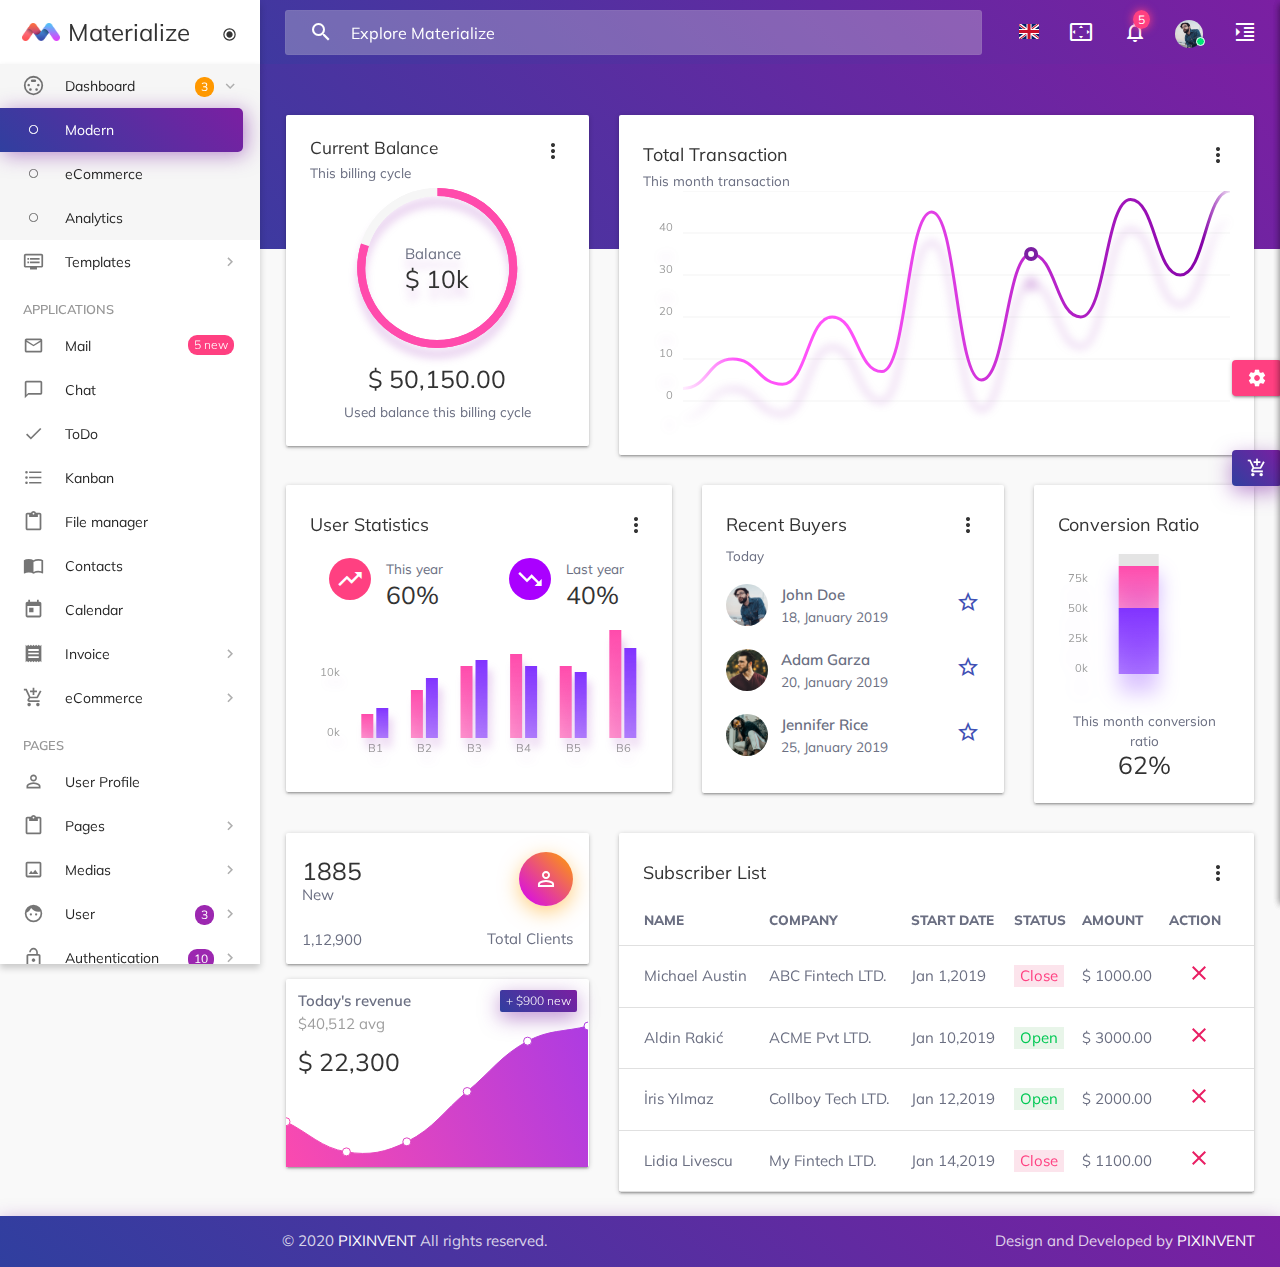
<file: adm/sys/template/index.html>
<!DOCTYPE html>
<!--
Template Name: Materialize - Material Design Admin Template
Author: PixInvent
Website: http://www.pixinvent.com/
Contact: hello@pixinvent.com
Follow: www.twitter.com/pixinvents
Like: www.facebook.com/pixinvents
Purchase: https://themeforest.net/item/materialize-material-design-admin-template/11446068?ref=pixinvent
Renew Support: https://themeforest.net/item/materialize-material-design-admin-template/11446068?ref=pixinvent
License: You must have a valid license purchased only from themeforest(the above link) in order to legally use the theme for your project.

-->
<html class="loading" lang="en" data-textdirection="ltr">
  <!-- BEGIN: Head-->
  <head>
    <meta http-equiv="Content-Type" content="text/html; charset=UTF-8">
    <meta http-equiv="X-UA-Compatible" content="IE=edge">
    <meta name="viewport" content="width=device-width, initial-scale=1.0, user-scalable=0, minimal-ui">
    <meta name="description" content="Materialize is a Material Design Admin Template,It's modern, responsive and based on Material Design by Google.">
    <meta name="keywords" content="materialize, admin template, dashboard template, flat admin template, responsive admin template, eCommerce dashboard, analytic dashboard">
    <meta name="author" content="ThemeSelect">
    <title>Dashboard Modern | Materialize - Material Design Admin Template</title>
    <link rel="apple-touch-icon" href="../../../app-assets/images/favicon/apple-touch-icon-152x152.png">
    <link rel="shortcut icon" type="image/x-icon" href="../../../app-assets/images/favicon/favicon-32x32.png">
    <link href="https://fonts.googleapis.com/icon?family=Material+Icons" rel="stylesheet">
    <!-- BEGIN: VENDOR CSS-->
    <link rel="stylesheet" type="text/css" href="../../../app-assets/vendors/vendors.min.css">
    <link rel="stylesheet" type="text/css" href="../../../app-assets/vendors/animate-css/animate.css">
    <link rel="stylesheet" type="text/css" href="../../../app-assets/vendors/chartist-js/chartist.min.css">
    <link rel="stylesheet" type="text/css" href="../../../app-assets/vendors/chartist-js/chartist-plugin-tooltip.css">
    <!-- END: VENDOR CSS-->
    <!-- BEGIN: Page Level CSS-->
    <link rel="stylesheet" type="text/css" href="../../../app-assets/css/themes/vertical-modern-menu-template/materialize.css">
    <link rel="stylesheet" type="text/css" href="../../../app-assets/css/themes/vertical-modern-menu-template/style.css">
    <link rel="stylesheet" type="text/css" href="../../../app-assets/css/pages/dashboard-modern.css">
    <link rel="stylesheet" type="text/css" href="../../../app-assets/css/pages/intro.css">
    <!-- END: Page Level CSS-->
    <!-- BEGIN: Custom CSS-->
    <link rel="stylesheet" type="text/css" href="../../../app-assets/css/custom/custom.css">
    <!-- END: Custom CSS-->
  </head>
  <!-- END: Head-->
  <body class="vertical-layout vertical-menu-collapsible page-header-dark vertical-modern-menu preload-transitions 2-columns   " data-open="click" data-menu="vertical-modern-menu" data-col="2-columns">

    <!-- BEGIN: Header-->
    <header class="page-topbar" id="header">
      <div class="navbar navbar-fixed"> 
        <nav class="navbar-main navbar-color nav-collapsible sideNav-lock navbar-dark gradient-45deg-indigo-purple no-shadow">
          <div class="nav-wrapper">
            <div class="header-search-wrapper hide-on-med-and-down"><i class="material-icons">search</i>
              <input class="header-search-input z-depth-2" type="text" name="Search" placeholder="Explore Materialize" data-search="template-list">
              <ul class="search-list collection display-none"></ul>
            </div>
            <ul class="navbar-list right">
              <li class="dropdown-language"><a class="waves-effect waves-block waves-light translation-button" href="#" data-target="translation-dropdown"><span class="flag-icon flag-icon-gb"></span></a></li>
              <li class="hide-on-med-and-down"><a class="waves-effect waves-block waves-light toggle-fullscreen" href="javascript:void(0);"><i class="material-icons">settings_overscan</i></a></li>
              <li class="hide-on-large-only search-input-wrapper"><a class="waves-effect waves-block waves-light search-button" href="javascript:void(0);"><i class="material-icons">search</i></a></li>
              <li><a class="waves-effect waves-block waves-light notification-button" href="javascript:void(0);" data-target="notifications-dropdown"><i class="material-icons">notifications_none<small class="notification-badge">5</small></i></a></li>
              <li><a class="waves-effect waves-block waves-light profile-button" href="javascript:void(0);" data-target="profile-dropdown"><span class="avatar-status avatar-online"><img src="../../../app-assets/images/avatar/avatar-7.png" alt="avatar"><i></i></span></a></li>
              <li><a class="waves-effect waves-block waves-light sidenav-trigger" href="#" data-target="slide-out-right"><i class="material-icons">format_indent_increase</i></a></li>
            </ul>
            <!-- translation-button-->
            <ul class="dropdown-content" id="translation-dropdown">
              <li class="dropdown-item"><a class="grey-text text-darken-1" href="#!" data-language="en"><i class="flag-icon flag-icon-gb"></i> English</a></li>
              <li class="dropdown-item"><a class="grey-text text-darken-1" href="#!" data-language="fr"><i class="flag-icon flag-icon-fr"></i> French</a></li>
              <li class="dropdown-item"><a class="grey-text text-darken-1" href="#!" data-language="pt"><i class="flag-icon flag-icon-pt"></i> Portuguese</a></li>
              <li class="dropdown-item"><a class="grey-text text-darken-1" href="#!" data-language="de"><i class="flag-icon flag-icon-de"></i> German</a></li>
            </ul>
            <!-- notifications-dropdown-->
            <ul class="dropdown-content" id="notifications-dropdown">
              <li>
                <h6>as<span class="new badge">5</span></h6>
              </li>
              <li class="divider"></li>
              <li><a class="black-text" href="#!"><span class="material-icons icon-bg-circle cyan small">add_shopping_cart</span> A new order has been placed!</a>
                <time class="media-meta grey-text darken-2" datetime="2015-06-12T20:50:48+08:00">2 hours ago</time>
              </li>
              <li><a class="black-text" href="#!"><span class="material-icons icon-bg-circle red small">stars</span> Completed the task</a>
                <time class="media-meta grey-text darken-2" datetime="2015-06-12T20:50:48+08:00">3 days ago</time>
              </li>
              <li><a class="black-text" href="#!"><span class="material-icons icon-bg-circle teal small">settings</span> Settings updated</a>
                <time class="media-meta grey-text darken-2" datetime="2015-06-12T20:50:48+08:00">4 days ago</time>
              </li>
              <li><a class="black-text" href="#!"><span class="material-icons icon-bg-circle deep-orange small">today</span> Director meeting started</a>
                <time class="media-meta grey-text darken-2" datetime="2015-06-12T20:50:48+08:00">6 days ago</time>
              </li>
              <li><a class="black-text" href="#!"><span class="material-icons icon-bg-circle amber small">trending_up</span> Generate monthly report</a>
                <time class="media-meta grey-text darken-2" datetime="2015-06-12T20:50:48+08:00">1 week ago</time>
              </li>
            </ul>
            <!-- profile-dropdown-->
            <ul class="dropdown-content" id="profile-dropdown">
              <li><a class="grey-text text-darken-1" href="user-profile-page.html"><i class="material-icons">person_outline</i> Profile</a></li>
              <li><a class="grey-text text-darken-1" href="app-chat.html"><i class="material-icons">chat_bubble_outline</i> Chat</a></li>
              <li><a class="grey-text text-darken-1" href="page-faq.html"><i class="material-icons">help_outline</i> Help</a></li>
              <li class="divider"></li>
              <li><a class="grey-text text-darken-1" href="user-lock-screen.html"><i class="material-icons">lock_outline</i> Lock</a></li>
              <li><a class="grey-text text-darken-1" href="user-login.html"><i class="material-icons">keyboard_tab</i> Logout</a></li>
            </ul>
          </div>
          <nav class="display-none search-sm">
            <div class="nav-wrapper">
              <form id="navbarForm">
                <div class="input-field search-input-sm">
                  <input class="search-box-sm mb-0" type="search" required="" id="search" placeholder="Explore Materialize" data-search="template-list">
                  <label class="label-icon" for="search"><i class="material-icons search-sm-icon">search</i></label><i class="material-icons search-sm-close">close</i>
                  <ul class="search-list collection search-list-sm display-none"></ul>
                </div>
              </form>
            </div>
          </nav>
        </nav>
      </div>
    </header>
    <!-- END: Header-->
    <ul class="display-none" id="default-search-main">
      <li class="auto-suggestion-title"><a class="collection-item" href="#">
          <h6 class="search-title">FILES</h6></a></li>
      <li class="auto-suggestion"><a class="collection-item" href="#">
          <div class="display-flex">
            <div class="display-flex align-item-center flex-grow-1">
              <div class="avatar"><img src="../../../app-assets/images/icon/pdf-image.png" width="24" height="30" alt="sample image"></div>
              <div class="member-info display-flex flex-column"><span class="black-text">Two new item submitted</span><small class="grey-text">Marketing Manager</small></div>
            </div>
            <div class="status"><small class="grey-text">17kb</small></div>
          </div></a></li>
      <li class="auto-suggestion"><a class="collection-item" href="#">
          <div class="display-flex">
            <div class="display-flex align-item-center flex-grow-1">
              <div class="avatar"><img src="../../../app-assets/images/icon/doc-image.png" width="24" height="30" alt="sample image"></div>
              <div class="member-info display-flex flex-column"><span class="black-text">52 Doc file Generator</span><small class="grey-text">FontEnd Developer</small></div>
            </div>
            <div class="status"><small class="grey-text">550kb</small></div>
          </div></a></li>
      <li class="auto-suggestion"><a class="collection-item" href="#">
          <div class="display-flex">
            <div class="display-flex align-item-center flex-grow-1">
              <div class="avatar"><img src="../../../app-assets/images/icon/xls-image.png" width="24" height="30" alt="sample image"></div>
              <div class="member-info display-flex flex-column"><span class="black-text">25 Xls File Uploaded</span><small class="grey-text">Digital Marketing Manager</small></div>
            </div>
            <div class="status"><small class="grey-text">20kb</small></div>
          </div></a></li>
      <li class="auto-suggestion"><a class="collection-item" href="#">
          <div class="display-flex">
            <div class="display-flex align-item-center flex-grow-1">
              <div class="avatar"><img src="../../../app-assets/images/icon/jpg-image.png" width="24" height="30" alt="sample image"></div>
              <div class="member-info display-flex flex-column"><span class="black-text">Anna Strong</span><small class="grey-text">Web Designer</small></div>
            </div>
            <div class="status"><small class="grey-text">37kb</small></div>
          </div></a></li>
      <li class="auto-suggestion-title"><a class="collection-item" href="#">
          <h6 class="search-title">MEMBERS</h6></a></li>
      <li class="auto-suggestion"><a class="collection-item" href="#">
          <div class="display-flex">
            <div class="display-flex align-item-center flex-grow-1">
              <div class="avatar"><img class="circle" src="../../../app-assets/images/avatar/avatar-7.png" width="30" alt="sample image"></div>
              <div class="member-info display-flex flex-column"><span class="black-text">John Doe</span><small class="grey-text">UI designer</small></div>
            </div>
          </div></a></li>
      <li class="auto-suggestion"><a class="collection-item" href="#">
          <div class="display-flex">
            <div class="display-flex align-item-center flex-grow-1">
              <div class="avatar"><img class="circle" src="../../../app-assets/images/avatar/avatar-8.png" width="30" alt="sample image"></div>
              <div class="member-info display-flex flex-column"><span class="black-text">Michal Clark</span><small class="grey-text">FontEnd Developer</small></div>
            </div>
          </div></a></li>
      <li class="auto-suggestion"><a class="collection-item" href="#">
          <div class="display-flex">
            <div class="display-flex align-item-center flex-grow-1">
              <div class="avatar"><img class="circle" src="../../../app-assets/images/avatar/avatar-10.png" width="30" alt="sample image"></div>
              <div class="member-info display-flex flex-column"><span class="black-text">Milena Gibson</span><small class="grey-text">Digital Marketing</small></div>
            </div>
          </div></a></li>
      <li class="auto-suggestion"><a class="collection-item" href="#">
          <div class="display-flex">
            <div class="display-flex align-item-center flex-grow-1">
              <div class="avatar"><img class="circle" src="../../../app-assets/images/avatar/avatar-12.png" width="30" alt="sample image"></div>
              <div class="member-info display-flex flex-column"><span class="black-text">Anna Strong</span><small class="grey-text">Web Designer</small></div>
            </div>
          </div></a></li>
    </ul>
    <ul class="display-none" id="page-search-title">
      <li class="auto-suggestion-title"><a class="collection-item" href="#">
          <h6 class="search-title">PAGES</h6></a></li>
    </ul>
    <ul class="display-none" id="search-not-found">
      <li class="auto-suggestion"><a class="collection-item display-flex align-items-center" href="#"><span class="material-icons">error_outline</span><span class="member-info">No results found.</span></a></li>
    </ul>



    <!-- BEGIN: SideNav-->
    <aside class="sidenav-main nav-expanded nav-lock nav-collapsible sidenav-light sidenav-active-square">
      <div class="brand-sidebar">
        <h1 class="logo-wrapper"><a class="brand-logo darken-1" href="index.html"><img class="hide-on-med-and-down" src="../../../app-assets/images/logo/materialize-logo-color.png" alt="materialize logo"/><img class="show-on-medium-and-down hide-on-med-and-up" src="../../../app-assets/images/logo/materialize-logo.png" alt="materialize logo"/><span class="logo-text hide-on-med-and-down">Materialize</span></a><a class="navbar-toggler" href="#"><i class="material-icons">radio_button_checked</i></a></h1>
      </div>
      <ul class="sidenav sidenav-collapsible leftside-navigation collapsible sidenav-fixed menu-shadow" id="slide-out" data-menu="menu-navigation" data-collapsible="menu-accordion">
        <li class="active bold"><a class="collapsible-header waves-effect waves-cyan " href="JavaScript:void(0)"><i class="material-icons">settings_input_svideo</i><span class="menu-title" data-i18n="Dashboard">Dashboard</span><span class="badge badge pill orange float-right mr-10">3</span></a>
          <div class="collapsible-body">
            <ul class="collapsible collapsible-sub" data-collapsible="accordion">
              <li class="active"><a class="active" href="dashboard-modern.html"><i class="material-icons">radio_button_unchecked</i><span data-i18n="Modern">Modern</span></a>
              </li>
              <li><a href="dashboard-ecommerce.html"><i class="material-icons">radio_button_unchecked</i><span data-i18n="eCommerce">eCommerce</span></a>
              </li>
              <li><a href="dashboard-analytics.html"><i class="material-icons">radio_button_unchecked</i><span data-i18n="Analytics">Analytics</span></a>
              </li>
            </ul>
          </div>
        </li>
        <li class="bold"><a class="collapsible-header waves-effect waves-cyan " href="JavaScript:void(0)"><i class="material-icons">dvr</i><span class="menu-title" data-i18n="Templates">Templates</span></a>
          <div class="collapsible-body">
            <ul class="collapsible collapsible-sub" data-collapsible="accordion">
              <li><a class="collapsible-header waves-effect waves-cyan" href="JavaScript:void(0)"><i class="material-icons">radio_button_unchecked</i><span data-i18n="Vertical">Vertical</span></a>
                <div class="collapsible-body">
                  <ul class="collapsible" data-collapsible="accordion">
                    <li><a href="../vertical-modern-menu-template/"><i class="material-icons">radio_button_unchecked</i><span data-i18n="Modern Menu">Modern Menu</span></a>
                    </li>
                    <li><a href="../vertical-menu-nav-dark-template/"><i class="material-icons">radio_button_unchecked</i><span data-i18n="Navbar Dark">Navbar Dark</span></a>
                    </li>
                    <li><a href="../vertical-gradient-menu-template/"><i class="material-icons">radio_button_unchecked</i><span data-i18n="Gradient Menu">Gradient Menu</span></a>
                    </li>
                    <li><a href="../vertical-dark-menu-template/"><i class="material-icons">radio_button_unchecked</i><span data-i18n="Dark Menu">Dark Menu</span></a>
                    </li>
                  </ul>
                </div>
              </li>
              <li><a class="collapsible-header waves-effect waves-cyan" href="JavaScript:void(0)"><i class="material-icons">radio_button_unchecked</i><span data-i18n="Horizontal">Horizontal</span></a>
                <div class="collapsible-body">
                  <ul class="collapsible" data-collapsible="accordion">
                    <li><a href="../horizontal-menu-template/"><i class="material-icons">radio_button_unchecked</i><span data-i18n="Horizontal Menu">Horizontal Menu</span></a>
                    </li>
                  </ul>
                </div>
              </li>
            </ul>
          </div>
        </li>
        <li class="navigation-header"><a class="navigation-header-text">Applications</a><i class="navigation-header-icon material-icons">more_horiz</i>
        </li>
        <li class="bold"><a class="waves-effect waves-cyan " href="app-email.html"><i class="material-icons">mail_outline</i><span class="menu-title" data-i18n="Mail">Mail</span><span class="badge new badge pill pink accent-2 float-right mr-2">5</span></a>
        </li>
        <li class="bold"><a class="waves-effect waves-cyan " href="app-chat.html"><i class="material-icons">chat_bubble_outline</i><span class="menu-title" data-i18n="Chat">Chat</span></a>
        </li>
        <li class="bold"><a class="waves-effect waves-cyan " href="app-todo.html"><i class="material-icons">check</i><span class="menu-title" data-i18n="ToDo">ToDo</span></a>
        </li>
        <li class="bold"><a class="waves-effect waves-cyan " href="app-kanban.html"><i class="material-icons">format_list_bulleted</i><span class="menu-title" data-i18n="Kanban">Kanban</span></a>
        </li>
        <li class="bold"><a class="waves-effect waves-cyan " href="app-file-manager.html"><i class="material-icons">content_paste</i><span class="menu-title" data-i18n="File Manager">File manager</span></a>
        </li>
        <li class="bold"><a class="waves-effect waves-cyan " href="app-contacts.html"><i class="material-icons">import_contacts</i><span class="menu-title" data-i18n="Contacts">Contacts</span></a>
        </li>
        <li class="bold"><a class="waves-effect waves-cyan " href="app-calendar.html"><i class="material-icons">today</i><span class="menu-title" data-i18n="Calendar">Calendar</span></a>
        </li>
        <li class="bold"><a class="collapsible-header waves-effect waves-cyan " href="JavaScript:void(0)"><i class="material-icons">receipt</i><span class="menu-title" data-i18n="Invoice">Invoice</span></a>
          <div class="collapsible-body">
            <ul class="collapsible collapsible-sub" data-collapsible="accordion">
              <li><a href="app-invoice-list.html"><i class="material-icons">radio_button_unchecked</i><span data-i18n="Invoice List">Invoice List</span></a>
              </li>
              <li><a href="app-invoice-view.html"><i class="material-icons">radio_button_unchecked</i><span data-i18n="Invoice View">Invoice View</span></a>
              </li>
              <li><a href="app-invoice-edit.html"><i class="material-icons">radio_button_unchecked</i><span data-i18n="Invoice Edit">Invoice Edit</span></a>
              </li>
              <li><a href="app-invoice-add.html"><i class="material-icons">radio_button_unchecked</i><span data-i18n="Invoice Add">Invoice Add</span></a>
              </li>
            </ul>
          </div>
        </li>
        <li class="bold"><a class="collapsible-header waves-effect waves-cyan " href="JavaScript:void(0)"><i class="material-icons">add_shopping_cart</i><span class="menu-title" data-i18n="eCommerce">eCommerce</span></a>
          <div class="collapsible-body">
            <ul class="collapsible collapsible-sub" data-collapsible="accordion">
              <li><a href="eCommerce-products-page.html"><i class="material-icons">radio_button_unchecked</i><span data-i18n="Products Page">Products Page</span></a>
              </li>
              <li><a href="eCommerce-pricing.html"><i class="material-icons">radio_button_unchecked</i><span data-i18n="Pricing">Pricing</span></a>
              </li>
            </ul>
          </div>
        </li>
        <li class="navigation-header"><a class="navigation-header-text">Pages </a><i class="navigation-header-icon material-icons">more_horiz</i>
        </li>
        <li class="bold"><a class="waves-effect waves-cyan " href="user-profile-page.html"><i class="material-icons">person_outline</i><span class="menu-title" data-i18n="User Profile">User Profile</span></a>
        </li>
        <li class="bold"><a class="collapsible-header waves-effect waves-cyan " href="JavaScript:void(0)"><i class="material-icons">content_paste</i><span class="menu-title" data-i18n="Pages">Pages</span></a>
          <div class="collapsible-body">
            <ul class="collapsible collapsible-sub" data-collapsible="accordion">
              <li><a href="page-contact.html"><i class="material-icons">radio_button_unchecked</i><span data-i18n="Contact">Contact</span></a>
              </li>
              <li><a href="page-blog-list.html"><i class="material-icons">radio_button_unchecked</i><span data-i18n="Blog">Blog</span></a>
              </li>
              <li><a href="page-search.html"><i class="material-icons">radio_button_unchecked</i><span data-i18n="Search">Search</span></a>
              </li>
              <li><a href="page-knowledge.html"><i class="material-icons">radio_button_unchecked</i><span data-i18n="Knowledge">Knowledge</span></a>
              </li>
              <li><a href="page-timeline.html"><i class="material-icons">radio_button_unchecked</i><span data-i18n="Timeline">Timeline</span></a>
              </li>
              <li><a href="page-faq.html"><i class="material-icons">radio_button_unchecked</i><span data-i18n="FAQs">FAQs</span></a>
              </li>
              <li><a href="page-account-settings.html"><i class="material-icons">radio_button_unchecked</i><span data-i18n="Account Settings">Account Settings</span></a>
              </li>
              <li><a href="page-blank.html"><i class="material-icons">radio_button_unchecked</i><span data-i18n="Page Blank">Page Blank</span></a>
              </li>
              <li><a href="page-collapse.html"><i class="material-icons">radio_button_unchecked</i><span data-i18n="Page Collapse">Page Collapse</span></a>
              </li>
            </ul>
          </div>
        </li>
        <li class="bold"><a class="collapsible-header waves-effect waves-cyan " href="JavaScript:void(0)"><i class="material-icons">crop_original</i><span class="menu-title" data-i18n="Medias">Medias</span></a>
          <div class="collapsible-body">
            <ul class="collapsible collapsible-sub" data-collapsible="accordion">
              <li><a href="media-gallery-page.html"><i class="material-icons">radio_button_unchecked</i><span data-i18n="Gallery Page">Gallery Page</span></a>
              </li>
              <li><a href="media-hover-effects.html"><i class="material-icons">radio_button_unchecked</i><span data-i18n="Media Hover Effects">Media Hover Effects</span></a>
              </li>
            </ul>
          </div>
        </li>
        <li class="bold"><a class="collapsible-header waves-effect waves-cyan " href="JavaScript:void(0)"><i class="material-icons">face</i><span class="menu-title" data-i18n="User">User</span><span class="badge badge pill purple float-right mr-10">3</span></a>
          <div class="collapsible-body">
            <ul class="collapsible collapsible-sub" data-collapsible="accordion">
              <li><a href="page-users-list.html"><i class="material-icons">radio_button_unchecked</i><span data-i18n="List">List</span></a>
              </li>
              <li><a href="page-users-view.html"><i class="material-icons">radio_button_unchecked</i><span data-i18n="View">View</span></a>
              </li>
              <li><a href="page-users-edit.html"><i class="material-icons">radio_button_unchecked</i><span data-i18n="Edit">Edit</span></a>
              </li>
            </ul>
          </div>
        </li>
        <li class="bold"><a class="collapsible-header waves-effect waves-cyan " href="JavaScript:void(0)"><i class="material-icons">lock_open</i><span class="menu-title" data-i18n="Authentication">Authentication</span><span class="badge badge pill purple float-right mr-10">10</span></a>
          <div class="collapsible-body">
            <ul class="collapsible collapsible-sub" data-collapsible="accordion">
              <li><a href="user-login.html" target="_blank"><i class="material-icons">radio_button_unchecked</i><span data-i18n="Login">Login</span></a>
              </li>
              <li><a href="user-register.html" target="_blank"><i class="material-icons">radio_button_unchecked</i><span data-i18n="Register">Register</span></a>
              </li>
              <li><a href="user-forgot-password.html" target="_blank"><i class="material-icons">radio_button_unchecked</i><span data-i18n="Forgot Password">Forgot Password</span></a>
              </li>
              <li><a href="user-lock-screen.html" target="_blank"><i class="material-icons">radio_button_unchecked</i><span data-i18n="Lock Screen">Lock Screen</span></a>
              </li>
            </ul>
          </div>
        </li>
        <li class="bold"><a class="collapsible-header waves-effect waves-cyan " href="JavaScript:void(0)"><i class="material-icons">filter_tilt_shift</i><span class="menu-title" data-i18n="Misc">Misc</span></a>
          <div class="collapsible-body">
            <ul class="collapsible collapsible-sub" data-collapsible="accordion">
              <li><a href="page-404.html" target="_blank"><i class="material-icons">radio_button_unchecked</i><span data-i18n="404">404</span></a>
              </li>
              <li><a href="page-maintenance.html" target="_blank"><i class="material-icons">radio_button_unchecked</i><span data-i18n="Page Maintenanace">Page Maintenanace</span></a>
              </li>
              <li><a href="page-500.html" target="_blank"><i class="material-icons">radio_button_unchecked</i><span data-i18n="500">500</span></a>
              </li>
            </ul>
          </div>
        </li>
        <li class="navigation-header"><a class="navigation-header-text">User Interface </a><i class="navigation-header-icon material-icons">more_horiz</i>
        </li>
        <li class="bold"><a class="collapsible-header waves-effect waves-cyan " href="JavaScript:void(0)"><i class="material-icons">cast</i><span class="menu-title" data-i18n="Cards">Cards</span></a>
          <div class="collapsible-body">
            <ul class="collapsible collapsible-sub" data-collapsible="accordion">
              <li><a href="cards-basic.html"><i class="material-icons">radio_button_unchecked</i><span data-i18n="Cards">Cards</span></a>
              </li>
              <li><a href="cards-advance.html"><i class="material-icons">radio_button_unchecked</i><span data-i18n="Cards Advance">Cards Advance</span></a>
              </li>
              <li><a href="cards-extended.html"><i class="material-icons">radio_button_unchecked</i><span data-i18n="Cards Extended">Cards Extended</span></a>
              </li>
            </ul>
          </div>
        </li>
        <li class="bold"><a class="collapsible-header waves-effect waves-cyan " href="JavaScript:void(0)"><i class="material-icons">invert_colors</i><span class="menu-title" data-i18n="CSS">CSS</span></a>
          <div class="collapsible-body">
            <ul class="collapsible collapsible-sub" data-collapsible="accordion">
              <li><a href="css-typography.html"><i class="material-icons">radio_button_unchecked</i><span data-i18n="Typograpy">Typograpy</span></a>
              </li>
              <li><a href="css-color.html"><i class="material-icons">radio_button_unchecked</i><span data-i18n="Color">Color</span></a>
              </li>
              <li><a href="css-grid.html"><i class="material-icons">radio_button_unchecked</i><span data-i18n="Grid">Grid</span></a>
              </li>
              <li><a href="css-helpers.html"><i class="material-icons">radio_button_unchecked</i><span data-i18n="Helpers">Helpers</span></a>
              </li>
              <li><a href="css-media.html"><i class="material-icons">radio_button_unchecked</i><span data-i18n="Media">Media</span></a>
              </li>
              <li><a href="css-pulse.html"><i class="material-icons">radio_button_unchecked</i><span data-i18n="Pulse">Pulse</span></a>
              </li>
              <li><a href="css-sass.html"><i class="material-icons">radio_button_unchecked</i><span data-i18n="Sass">Sass</span></a>
              </li>
              <li><a href="css-shadow.html"><i class="material-icons">radio_button_unchecked</i><span data-i18n="Shadow">Shadow</span></a>
              </li>
              <li><a href="css-animations.html"><i class="material-icons">radio_button_unchecked</i><span data-i18n="Animations">Animations</span></a>
              </li>
              <li><a href="css-transitions.html"><i class="material-icons">radio_button_unchecked</i><span data-i18n="Transitions">Transitions</span></a>
              </li>
            </ul>
          </div>
        </li>
        <li class="bold"><a class="collapsible-header waves-effect waves-cyan " href="JavaScript:void(0)"><i class="material-icons">photo_filter</i><span class="menu-title" data-i18n="Basic UI">Basic UI</span></a>
          <div class="collapsible-body">
            <ul class="collapsible collapsible-sub" data-collapsible="accordion">
              <li><a class="collapsible-header waves-effect waves-cyan" href="JavaScript:void(0)"><i class="material-icons">radio_button_unchecked</i><span data-i18n="Buttons">Buttons</span></a>
                <div class="collapsible-body">
                  <ul class="collapsible" data-collapsible="accordion">
                    <li><a href="ui-basic-buttons.html"><i class="material-icons">radio_button_unchecked</i><span data-i18n="Basic">Basic</span></a>
                    </li>
                    <li><a href="ui-extended-buttons.html"><i class="material-icons">radio_button_unchecked</i><span data-i18n="Extended">Extended</span></a>
                    </li>
                  </ul>
                </div>
              </li>
              <li><a href="ui-icons.html"><i class="material-icons">radio_button_unchecked</i><span data-i18n="Icons">Icons</span></a>
              </li>
              <li><a href="ui-alerts.html"><i class="material-icons">radio_button_unchecked</i><span data-i18n="Alerts">Alerts</span></a>
              </li>
              <li><a href="ui-badges.html"><i class="material-icons">radio_button_unchecked</i><span data-i18n="Badges">Badges</span></a>
              </li>
              <li><a href="ui-breadcrumbs.html"><i class="material-icons">radio_button_unchecked</i><span data-i18n="Breadcrumbs">Breadcrumbs</span></a>
              </li>
              <li><a href="ui-chips.html"><i class="material-icons">radio_button_unchecked</i><span data-i18n="Chips">Chips</span></a>
              </li>
              <li><a href="ui-collections.html"><i class="material-icons">radio_button_unchecked</i><span data-i18n="Collections">Collections</span></a>
              </li>
              <li><a href="ui-navbar.html"><i class="material-icons">radio_button_unchecked</i><span data-i18n="Navbar">Navbar</span></a>
              </li>
              <li><a href="ui-pagination.html"><i class="material-icons">radio_button_unchecked</i><span data-i18n="Pagination">Pagination</span></a>
              </li>
              <li><a href="ui-preloader.html"><i class="material-icons">radio_button_unchecked</i><span data-i18n="Preloader">Preloader</span></a>
              </li>
            </ul>
          </div>
        </li>
        <li class="bold"><a class="collapsible-header waves-effect waves-cyan " href="JavaScript:void(0)"><i class="material-icons">settings_brightness</i><span class="menu-title" data-i18n="Advanced UI">Advanced UI</span></a>
          <div class="collapsible-body">
            <ul class="collapsible collapsible-sub" data-collapsible="accordion">
              <li><a href="advance-ui-carousel.html"><i class="material-icons">radio_button_unchecked</i><span data-i18n="Carousel">Carousel</span></a>
              </li>
              <li><a href="advance-ui-collapsibles.html"><i class="material-icons">radio_button_unchecked</i><span data-i18n="Collapsibles">Collapsibles</span></a>
              </li>
              <li><a href="advance-ui-toasts.html"><i class="material-icons">radio_button_unchecked</i><span data-i18n="Toasts">Toasts</span></a>
              </li>
              <li><a href="advance-ui-tooltip.html"><i class="material-icons">radio_button_unchecked</i><span data-i18n="Tooltip">Tooltip</span></a>
              </li>
              <li><a href="advance-ui-dropdown.html"><i class="material-icons">radio_button_unchecked</i><span data-i18n="Dropdown">Dropdown</span></a>
              </li>
              <li><a href="advance-ui-feature-discovery.html"><i class="material-icons">radio_button_unchecked</i><span data-i18n="Discovery">Discovery</span></a>
              </li>
              <li><a href="advance-ui-media.html"><i class="material-icons">radio_button_unchecked</i><span data-i18n="Media">Media</span></a>
              </li>
              <li><a href="advance-ui-modals.html"><i class="material-icons">radio_button_unchecked</i><span data-i18n="Modals">Modals</span></a>
              </li>
              <li><a href="advance-ui-scrollspy.html"><i class="material-icons">radio_button_unchecked</i><span data-i18n="Scrollspy">Scrollspy</span></a>
              </li>
              <li><a href="advance-ui-tabs.html"><i class="material-icons">radio_button_unchecked</i><span data-i18n="Tabs">Tabs</span></a>
              </li>
              <li><a href="advance-ui-waves.html"><i class="material-icons">radio_button_unchecked</i><span data-i18n="Waves">Waves</span></a>
              </li>
            </ul>
          </div>
        </li>
        <li class="bold"><a class="collapsible-header waves-effect waves-cyan " href="JavaScript:void(0)"><i class="material-icons">add_to_queue</i><span class="menu-title" data-i18n="Extra Components">Extra Components</span></a>
          <div class="collapsible-body">
            <ul class="collapsible collapsible-sub" data-collapsible="accordion">
              <li><a href="extra-components-range-slider.html"><i class="material-icons">radio_button_unchecked</i><span data-i18n="Range Slider">Range Slider</span></a>
              </li>
              <li><a href="extra-components-sweetalert.html"><i class="material-icons">radio_button_unchecked</i><span data-i18n="Sweetalert">Sweetalert</span></a>
              </li>
              <li><a href="extra-components-nestable.html"><i class="material-icons">radio_button_unchecked</i><span data-i18n="Nestable">Nestable</span></a>
              </li>
              <li><a href="extra-components-treeview.html"><i class="material-icons">radio_button_unchecked</i><span data-i18n="Treeview">Treeview</span></a>
              </li>
              <li><a href="extra-components-ratings.html"><i class="material-icons">radio_button_unchecked</i><span data-i18n="Ratings">Ratings</span></a>
              </li>
              <li><a href="extra-components-tour.html"><i class="material-icons">radio_button_unchecked</i><span data-i18n="Tour">Tour</span></a>
              </li>
              <li><a href="extra-components-i18n.html"><i class="material-icons">radio_button_unchecked</i><span data-i18n="i18n">i18n</span></a>
              </li>
              <li><a href="extra-components-highlight.html"><i class="material-icons">radio_button_unchecked</i><span data-i18n="Highlight">Highlight</span></a>
              </li>
            </ul>
          </div>
        </li>
        <li class="navigation-header"><a class="navigation-header-text">Tables &amp; Forms </a><i class="navigation-header-icon material-icons">more_horiz</i>
        </li>
        <li class="bold"><a class="waves-effect waves-cyan " href="table-basic.html"><i class="material-icons">border_all</i><span class="menu-title" data-i18n="Basic Tables">Basic Tables</span></a>
        </li>
        <li class="bold"><a class="waves-effect waves-cyan " href="table-data-table.html"><i class="material-icons">grid_on</i><span class="menu-title" data-i18n="Data Tables">Data Tables</span></a>
        </li>
        <li class="bold"><a class="collapsible-header waves-effect waves-cyan " href="JavaScript:void(0)"><i class="material-icons">chrome_reader_mode</i><span class="menu-title" data-i18n="Forms">Forms</span></a>
          <div class="collapsible-body">
            <ul class="collapsible collapsible-sub" data-collapsible="accordion">
              <li><a href="form-elements.html"><i class="material-icons">radio_button_unchecked</i><span data-i18n="Form Elements">Form Elements</span></a>
              </li>
              <li><a href="form-select2.html"><i class="material-icons">radio_button_unchecked</i><span data-i18n="Form Select2">Form Select2</span></a>
              </li>
              <li><a href="form-validation.html"><i class="material-icons">radio_button_unchecked</i><span data-i18n="Form Validation">Form Validation</span></a>
              </li>
              <li><a href="form-masks.html"><i class="material-icons">radio_button_unchecked</i><span data-i18n="Form Masks">Form Masks</span></a>
              </li>
              <li><a href="form-editor.html"><i class="material-icons">radio_button_unchecked</i><span data-i18n="Form Editor">Form Editor</span></a>
              </li>
              <li><a href="form-file-uploads.html"><i class="material-icons">radio_button_unchecked</i><span data-i18n="File Uploads">File Uploads</span></a>
              </li>
            </ul>
          </div>
        </li>
        <li class="bold"><a class="waves-effect waves-cyan " href="form-layouts.html"><i class="material-icons">image_aspect_ratio</i><span class="menu-title" data-i18n="Form Layouts">Form Layouts</span></a>
        </li>
        <li class="bold"><a class="waves-effect waves-cyan " href="form-wizard.html"><i class="material-icons">settings_ethernet</i><span class="menu-title" data-i18n="Form Wizard">Form Wizard</span></a>
        </li>
        <li class="navigation-header"><a class="navigation-header-text">Charts</a><i class="navigation-header-icon material-icons">more_horiz</i>
        </li>
        <li class="bold"><a class="collapsible-header waves-effect waves-cyan " href="JavaScript:void(0)"><i class="material-icons">pie_chart_outlined</i><span class="menu-title" data-i18n="Chart">Chart</span></a>
          <div class="collapsible-body">
            <ul class="collapsible collapsible-sub" data-collapsible="accordion">
              <li><a href="charts-chartjs.html"><i class="material-icons">radio_button_unchecked</i><span data-i18n="ChartJS">ChartJS</span></a>
              </li>
              <li><a href="charts-chartist.html"><i class="material-icons">radio_button_unchecked</i><span data-i18n="Chartist">Chartist</span></a>
              </li>
              <li><a href="charts-sparklines.html"><i class="material-icons">radio_button_unchecked</i><span data-i18n="Sparkline Charts">Sparkline Charts</span></a>
              </li>
            </ul>
          </div>
        </li>
        <li class="navigation-header"><a class="navigation-header-text">Misc </a><i class="navigation-header-icon material-icons">more_horiz</i>
        </li>
        <li class="bold"><a class="collapsible-header waves-effect waves-cyan " href="JavaScript:void(0)"><i class="material-icons">photo_filter</i><span class="menu-title" data-i18n="Menu levels">Menu levels</span></a>
          <div class="collapsible-body">
            <ul class="collapsible collapsible-sub" data-collapsible="accordion">
              <li><a href="JavaScript:void(0)"><i class="material-icons">radio_button_unchecked</i><span data-i18n="Second level">Second level</span></a>
              </li>
              <li><a class="collapsible-header waves-effect waves-cyan" href="JavaScript:void(0)"><i class="material-icons">radio_button_unchecked</i><span data-i18n="Second level child">Second level child</span></a>
                <div class="collapsible-body">
                  <ul class="collapsible" data-collapsible="accordion">
                    <li><a href="JavaScript:void(0)"><i class="material-icons">radio_button_unchecked</i><span data-i18n="Third level">Third level</span></a>
                    </li>
                  </ul>
                </div>
              </li>
            </ul>
          </div>
        </li>
        <li class="bold"><a class="waves-effect waves-cyan " href="https://pixinvent.com/materialize-material-design-admin-template/documentation/index.html" target="_blank"><i class="material-icons">import_contacts</i><span class="menu-title" data-i18n="Documentation">Documentation</span></a>
        </li>
        <li class="bold"><a class="waves-effect waves-cyan " href="https://pixinvent.ticksy.com/" target="_blank"><i class="material-icons">help_outline</i><span class="menu-title" data-i18n="Support">Support</span></a>
        </li>
      </ul>
      <div class="navigation-background"></div><a class="sidenav-trigger btn-sidenav-toggle btn-floating btn-medium waves-effect waves-light hide-on-large-only" href="#" data-target="slide-out"><i class="material-icons">menu</i></a>
    </aside>
    <!-- END: SideNav-->

    <!-- BEGIN: Page Main-->
    <div id="main">
      <div class="row">
        <div class="content-wrapper-before gradient-45deg-indigo-purple"></div>
        <div class="col s12">
          <div class="container">
            <div class="section">
   <!-- Current balance & total transactions cards-->
   <div class="row vertical-modern-dashboard">
      <div class="col s12 m4 l4">
         <!-- Current Balance -->
         <div class="card animate fadeLeft">
            <div class="card-content">
               <h6 class="mb-0 mt-0 display-flex justify-content-between">Current Balance <i
                     class="material-icons float-right">more_vert</i>
               </h6>
               <p class="medium-small">This billing cycle</p>
               <div class="current-balance-container">
                  <div id="current-balance-donut-chart" class="current-balance-shadow"></div>
               </div>
               <h5 class="center-align">$ 50,150.00</h5>
               <p class="medium-small center-align">Used balance this billing cycle</p>
            </div>
         </div>
      </div>
      <div class="col s12 m8 l8 animate fadeRight">
         <!-- Total Transaction -->
         <div class="card">
            <div class="card-content">
               <h4 class="card-title mb-0">Total Transaction <i class="material-icons float-right">more_vert</i></h4>
               <p class="medium-small">This month transaction</p>
               <div class="total-transaction-container">
                  <div id="total-transaction-line-chart" class="total-transaction-shadow"></div>
               </div>
            </div>
         </div>
      </div>
   </div>
   <!--/ Current balance & total transactions cards-->

   <!-- User statistics & appointment cards-->
   <div class="row">
      <div class="col s12 l5">
         <!-- User Statistics -->
         <div class="card user-statistics-card animate fadeLeft">
            <div class="card-content">
               <h4 class="card-title mb-0">User Statistics <i class="material-icons float-right">more_vert</i></h4>
               <div class="row">
                  <div class="col s12 m6">
                     <ul class="collection border-none mb-0">
                        <li class="collection-item avatar">
                           <i class="material-icons circle pink accent-2">trending_up</i>
                           <p class="medium-small">This year</p>
                           <h5 class="mt-0 mb-0">60%</h5>
                        </li>
                     </ul>
                  </div>
                  <div class="col s12 m6">
                     <ul class="collection border-none mb-0">
                        <li class="collection-item avatar">
                           <i class="material-icons circle purple accent-4">trending_down</i>
                           <p class="medium-small">Last year</p>
                           <h5 class="mt-0 mb-0">40%</h5>
                        </li>
                     </ul>
                  </div>
               </div>
               <div class="user-statistics-container">
                  <div id="user-statistics-bar-chart" class="user-statistics-shadow ct-golden-section"></div>
               </div>
            </div>
         </div>
      </div>
      <div class="col s12 l4">
         <!-- Recent Buyers -->
         <div class="card recent-buyers-card animate fadeUp">
            <div class="card-content">
               <h4 class="card-title mb-0">Recent Buyers <i class="material-icons float-right">more_vert</i></h4>
               <p class="medium-small pt-2">Today</p>
               <ul class="collection mb-0">
                  <li class="collection-item avatar">
                     <img src="../../../app-assets/images/avatar/avatar-7.png" alt="" class="circle" />
                     <p class="font-weight-600">John Doe</p>
                     <p class="medium-small">18, January 2019</p>
                     <a href="#!" class="secondary-content"><i class="material-icons">star_border</i></a>
                  </li>
                  <li class="collection-item avatar">
                     <img src="../../../app-assets/images/avatar/avatar-3.png" alt="" class="circle" />
                     <p class="font-weight-600">Adam Garza</p>
                     <p class="medium-small">20, January 2019</p>
                     <a href="#!" class="secondary-content"><i class="material-icons">star_border</i></a>
                  </li>
                  <li class="collection-item avatar">
                     <img src="../../../app-assets/images/avatar/avatar-5.png" alt="" class="circle" />
                     <p class="font-weight-600">Jennifer Rice</p>
                     <p class="medium-small">25, January 2019</p>
                     <a href="#!" class="secondary-content"><i class="material-icons">star_border</i></a>
                  </li>
               </ul>
            </div>
         </div>
      </div>
      <div class="col s12 l3">
         <div class="card animate fadeRight">
            <div class="card-content">
               <h4 class="card-title mb-0">Conversion Ratio</h4>
               <div class="conversion-ration-container mt-8">
                  <div id="conversion-ration-bar-chart" class="conversion-ration-shadow"></div>
               </div>
               <p class="medium-small center-align">This month conversion ratio</p>
               <h5 class="center-align mb-0 mt-0">62%</h5>
            </div>
         </div>
      </div>
   </div>
   <!--/ Current balance & appointment cards-->

   <div class="row">
      <div class="col s12 m6 l4">
         <div class="card padding-4 animate fadeLeft">
            <div class="row">
               <div class="col s5 m5">
                  <h5 class="mb-0">1885</h5>
                  <p class="no-margin">New</p>
                  <p class="mb-0 pt-8">1,12,900</p>
               </div>
               <div class="col s7 m7 right-align">
                  <i
                     class="material-icons background-round mt-5 mb-5 gradient-45deg-purple-amber gradient-shadow white-text">perm_identity</i>
                  <p class="mb-0">Total Clients</p>
               </div>
            </div>
         </div>
         <div id="chartjs" class="card pt-0 pb-0 animate fadeLeft">
            <div class="dashboard-revenue-wrapper padding-2 ml-2">
               <span class="new badge gradient-45deg-indigo-purple gradient-shadow mt-2 mr-2">+ $900</span>
               <p class="mt-2 mb-0 font-weight-600">Today's revenue</p>
               <p class="no-margin grey-text lighten-3">$40,512 avg</p>
               <h5>$ 22,300</h5>
            </div>
            <div class="sample-chart-wrapper card-gradient-chart">
               <canvas id="custom-line-chart-sample-three" class="center"></canvas>
            </div>
         </div>
      </div>
      <div class="col s12 m6 l8">
         <div class="card subscriber-list-card animate fadeRight">
            <div class="card-content pb-1">
               <h4 class="card-title mb-0">Subscriber List <i class="material-icons float-right">more_vert</i></h4>
            </div>
            <table class="subscription-table responsive-table highlight">
               <thead>
                  <tr>
                     <th>Name</th>
                     <th>Company</th>
                     <th>Start Date</th>
                     <th>Status</th>
                     <th>Amount</th>
                     <th>Action</th>
                  </tr>
               </thead>
               <tbody>
                  <tr>
                     <td>Michael Austin</td>
                     <td>ABC Fintech LTD.</td>
                     <td>Jan 1,2019</td>
                     <td><span class="badge pink lighten-5 pink-text text-accent-2">Close</span></td>
                     <td>$ 1000.00</td>
                     <td class="center-align"><a href="#"><i class="material-icons pink-text">clear</i></a></td>
                  </tr>
                  <tr>
                     <td>Aldin Rakić</td>
                     <td>ACME Pvt LTD.</td>
                     <td>Jan 10,2019</td>
                     <td><span class="badge green lighten-5 green-text text-accent-4">Open</span></td>
                     <td>$ 3000.00</td>
                     <td class="center-align"><a href="#"><i class="material-icons pink-text">clear</i></a></td>
                  </tr>
                  <tr>
                     <td>İris Yılmaz</td>
                     <td>Collboy Tech LTD.</td>
                     <td>Jan 12,2019</td>
                     <td><span class="badge green lighten-5 green-text text-accent-4">Open</span></td>
                     <td>$ 2000.00</td>
                     <td class="center-align"><a href="#"><i class="material-icons pink-text">clear</i></a></td>
                  </tr>
                  <tr>
                     <td>Lidia Livescu</td>
                     <td>My Fintech LTD.</td>
                     <td>Jan 14,2019</td>
                     <td><span class="badge pink lighten-5 pink-text text-accent-2">Close</span></td>
                     <td>$ 1100.00</td>
                     <td class="center-align"><a href="#"><i class="material-icons pink-text">clear</i></a></td>
                  </tr>
               </tbody>
            </table>
         </div>
      </div>
   </div>
</div><!-- START RIGHT SIDEBAR NAV -->
<aside id="right-sidebar-nav">
  <div id="slide-out-right" class="slide-out-right-sidenav sidenav rightside-navigation">
    <div class="row">
      <div class="slide-out-right-title">
        <div class="col s12 border-bottom-1 pb-0 pt-1">
          <div class="row">
            <div class="col s2 pr-0 center">
              <i class="material-icons vertical-text-middle"><a href="#" class="sidenav-close">clear</a></i>
            </div>
            <div class="col s10 pl-0">
              <ul class="tabs">
                <li class="tab col s4 p-0">
                  <a href="#messages" class="active">
                    <span>Messages</span>
                  </a>
                </li>
                <li class="tab col s4 p-0">
                  <a href="#settings">
                    <span>Settings</span>
                  </a>
                </li>
                <li class="tab col s4 p-0">
                  <a href="#activity">
                    <span>Activity</span>
                  </a>
                </li>
              </ul>
            </div>
          </div>
        </div>
      </div>
      <div class="slide-out-right-body row pl-3">
        <div id="messages" class="col s12 pb-0">
          <div class="collection border-none mb-0">
            <input class="header-search-input mt-4 mb-2" type="text" name="Search" placeholder="Search Messages" />
            <ul class="collection right-sidebar-chat p-0 mb-0">
              <li class="collection-item right-sidebar-chat-item sidenav-trigger display-flex avatar pl-5 pb-0"
                data-target="slide-out-chat">
                <span class="avatar-status avatar-online avatar-50"><img
                    src="../../../app-assets/images/avatar/avatar-7.png" alt="avatar" />
                  <i></i>
                </span>
                <div class="user-content">
                  <h6 class="line-height-0">Elizabeth Elliott</h6>
                  <p class="medium-small blue-grey-text text-lighten-3 pt-3">Thank you</p>
                </div>
                <span class="secondary-content medium-small">5.00 AM</span>
              </li>
              <li class="collection-item right-sidebar-chat-item sidenav-trigger display-flex avatar pl-5 pb-0"
                data-target="slide-out-chat">
                <span class="avatar-status avatar-online avatar-50"><img
                    src="../../../app-assets/images/avatar/avatar-1.png" alt="avatar" />
                  <i></i>
                </span>
                <div class="user-content">
                  <h6 class="line-height-0">Mary Adams</h6>
                  <p class="medium-small blue-grey-text text-lighten-3 pt-3">Hello Boo</p>
                </div>
                <span class="secondary-content medium-small">4.14 AM</span>
              </li>
              <li class="collection-item right-sidebar-chat-item sidenav-trigger display-flex avatar pl-5 pb-0"
                data-target="slide-out-chat">
                <span class="avatar-status avatar-off avatar-50"><img
                    src="../../../app-assets/images/avatar/avatar-2.png" alt="avatar" />
                  <i></i>
                </span>
                <div class="user-content">
                  <h6 class="line-height-0">Caleb Richards</h6>
                  <p class="medium-small blue-grey-text text-lighten-3 pt-3">Hello Boo</p>
                </div>
                <span class="secondary-content medium-small">4.14 AM</span>
              </li>
              <li class="collection-item right-sidebar-chat-item sidenav-trigger display-flex avatar pl-5 pb-0"
                data-target="slide-out-chat">
                <span class="avatar-status avatar-online avatar-50"><img
                    src="../../../app-assets/images/avatar/avatar-3.png" alt="avatar" />
                  <i></i>
                </span>
                <div class="user-content">
                  <h6 class="line-height-0">Caleb Richards</h6>
                  <p class="medium-small blue-grey-text text-lighten-3 pt-3">Keny !</p>
                </div>
                <span class="secondary-content medium-small">9.00 PM</span>
              </li>
              <li class="collection-item right-sidebar-chat-item sidenav-trigger display-flex avatar pl-5 pb-0"
                data-target="slide-out-chat">
                <span class="avatar-status avatar-online avatar-50"><img
                    src="../../../app-assets/images/avatar/avatar-4.png" alt="avatar" />
                  <i></i>
                </span>
                <div class="user-content">
                  <h6 class="line-height-0">June Lane</h6>
                  <p class="medium-small blue-grey-text text-lighten-3 pt-3">Ohh God</p>
                </div>
                <span class="secondary-content medium-small">4.14 AM</span>
              </li>
              <li class="collection-item right-sidebar-chat-item sidenav-trigger display-flex avatar pl-5 pb-0"
                data-target="slide-out-chat">
                <span class="avatar-status avatar-off avatar-50"><img
                    src="../../../app-assets/images/avatar/avatar-5.png" alt="avatar" />
                  <i></i>
                </span>
                <div class="user-content">
                  <h6 class="line-height-0">Edward Fletcher</h6>
                  <p class="medium-small blue-grey-text text-lighten-3 pt-3">Love you</p>
                </div>
                <span class="secondary-content medium-small">5.15 PM</span>
              </li>
              <li class="collection-item right-sidebar-chat-item sidenav-trigger display-flex avatar pl-5 pb-0"
                data-target="slide-out-chat">
                <span class="avatar-status avatar-online avatar-50"><img
                    src="../../../app-assets/images/avatar/avatar-6.png" alt="avatar" />
                  <i></i>
                </span>
                <div class="user-content">
                  <h6 class="line-height-0">Crystal Bates</h6>
                  <p class="medium-small blue-grey-text text-lighten-3 pt-3">Can we</p>
                </div>
                <span class="secondary-content medium-small">8.00 AM</span>
              </li>
              <li class="collection-item right-sidebar-chat-item sidenav-trigger display-flex avatar pl-5 pb-0"
                data-target="slide-out-chat">
                <span class="avatar-status avatar-off avatar-50"><img
                    src="../../../app-assets/images/avatar/avatar-7.png" alt="avatar" />
                  <i></i>
                </span>
                <div class="user-content">
                  <h6 class="line-height-0">Nathan Watts</h6>
                  <p class="medium-small blue-grey-text text-lighten-3 pt-3">Great!</p>
                </div>
                <span class="secondary-content medium-small">9.53 PM</span>
              </li>
              <li class="collection-item right-sidebar-chat-item sidenav-trigger display-flex avatar pl-5 pb-0"
                data-target="slide-out-chat">
                <span class="avatar-status avatar-off avatar-50"><img
                    src="../../../app-assets/images/avatar/avatar-8.png" alt="avatar" />
                  <i></i>
                </span>
                <div class="user-content">
                  <h6 class="line-height-0">Willard Wood</h6>
                  <p class="medium-small blue-grey-text text-lighten-3 pt-3">Do it</p>
                </div>
                <span class="secondary-content medium-small">4.20 AM</span>
              </li>
              <li class="collection-item right-sidebar-chat-item sidenav-trigger display-flex avatar pl-5 pb-0"
                data-target="slide-out-chat">
                <span class="avatar-status avatar-online avatar-50"><img
                    src="../../../app-assets/images/avatar/avatar-1.png" alt="avatar" />
                  <i></i>
                </span>
                <div class="user-content">
                  <h6 class="line-height-0">Ronnie Ellis</h6>
                  <p class="medium-small blue-grey-text text-lighten-3 pt-3">Got that</p>
                </div>
                <span class="secondary-content medium-small">5.20 AM</span>
              </li>
              <li class="collection-item right-sidebar-chat-item sidenav-trigger display-flex avatar pl-5 pb-0"
                data-target="slide-out-chat">
                <span class="avatar-status avatar-online avatar-50"><img
                    src="../../../app-assets/images/avatar/avatar-9.png" alt="avatar" />
                  <i></i>
                </span>
                <div class="user-content">
                  <h6 class="line-height-0">Daniel Russell</h6>
                  <p class="medium-small blue-grey-text text-lighten-3 pt-3">Thank you</p>
                </div>
                <span class="secondary-content medium-small">12.00 AM</span>
              </li>
              <li class="collection-item right-sidebar-chat-item sidenav-trigger display-flex avatar pl-5 pb-0"
                data-target="slide-out-chat">
                <span class="avatar-status avatar-off avatar-50"><img
                    src="../../../app-assets/images/avatar/avatar-10.png" alt="avatar" />
                  <i></i>
                </span>
                <div class="user-content">
                  <h6 class="line-height-0">Sarah Graves</h6>
                  <p class="medium-small blue-grey-text text-lighten-3 pt-3">Okay you</p>
                </div>
                <span class="secondary-content medium-small">11.14 PM</span>
              </li>
              <li class="collection-item right-sidebar-chat-item sidenav-trigger display-flex avatar pl-5 pb-0"
                data-target="slide-out-chat">
                <span class="avatar-status avatar-off avatar-50"><img
                    src="../../../app-assets/images/avatar/avatar-11.png" alt="avatar" />
                  <i></i>
                </span>
                <div class="user-content">
                  <h6 class="line-height-0">Andrew Hoffman</h6>
                  <p class="medium-small blue-grey-text text-lighten-3 pt-3">Can do</p>
                </div>
                <span class="secondary-content medium-small">7.30 PM</span>
              </li>
              <li class="collection-item right-sidebar-chat-item sidenav-trigger display-flex avatar pl-5 pb-0"
                data-target="slide-out-chat">
                <span class="avatar-status avatar-online avatar-50"><img
                    src="../../../app-assets/images/avatar/avatar-12.png" alt="avatar" />
                  <i></i>
                </span>
                <div class="user-content">
                  <h6 class="line-height-0">Camila Lynch</h6>
                  <p class="medium-small blue-grey-text text-lighten-3 pt-3">Leave it</p>
                </div>
                <span class="secondary-content medium-small">2.00 PM</span>
              </li>
            </ul>
          </div>
        </div>
        <div id="settings" class="col s12">
          <p class="setting-header mt-8 mb-3 ml-5 font-weight-900">GENERAL SETTINGS</p>
          <ul class="collection border-none">
            <li class="collection-item border-none">
              <div class="m-0">
                <span>Notifications</span>
                <div class="switch right">
                  <label>
                    <input checked type="checkbox" />
                    <span class="lever"></span>
                  </label>
                </div>
              </div>
            </li>
            <li class="collection-item border-none">
              <div class="m-0">
                <span>Show recent activity</span>
                <div class="switch right">
                  <label>
                    <input type="checkbox" />
                    <span class="lever"></span>
                  </label>
                </div>
              </div>
            </li>
            <li class="collection-item border-none">
              <div class="m-0">
                <span>Show recent activity</span>
                <div class="switch right">
                  <label>
                    <input type="checkbox" />
                    <span class="lever"></span>
                  </label>
                </div>
              </div>
            </li>
            <li class="collection-item border-none">
              <div class="m-0">
                <span>Show Task statistics</span>
                <div class="switch right">
                  <label>
                    <input type="checkbox" />
                    <span class="lever"></span>
                  </label>
                </div>
              </div>
            </li>
            <li class="collection-item border-none">
              <div class="m-0">
                <span>Show your emails</span>
                <div class="switch right">
                  <label>
                    <input type="checkbox" />
                    <span class="lever"></span>
                  </label>
                </div>
              </div>
            </li>
            <li class="collection-item border-none">
              <div class="m-0">
                <span>Email Notifications</span>
                <div class="switch right">
                  <label>
                    <input checked type="checkbox" />
                    <span class="lever"></span>
                  </label>
                </div>
              </div>
            </li>
          </ul>
          <p class="setting-header mt-7 mb-3 ml-5 font-weight-900">SYSTEM SETTINGS</p>
          <ul class="collection border-none">
            <li class="collection-item border-none">
              <div class="m-0">
                <span>System Logs</span>
                <div class="switch right">
                  <label>
                    <input type="checkbox" />
                    <span class="lever"></span>
                  </label>
                </div>
              </div>
            </li>
            <li class="collection-item border-none">
              <div class="m-0">
                <span>Error Reporting</span>
                <div class="switch right">
                  <label>
                    <input type="checkbox" />
                    <span class="lever"></span>
                  </label>
                </div>
              </div>
            </li>
            <li class="collection-item border-none">
              <div class="m-0">
                <span>Applications Logs</span>
                <div class="switch right">
                  <label>
                    <input checked type="checkbox" />
                    <span class="lever"></span>
                  </label>
                </div>
              </div>
            </li>
            <li class="collection-item border-none">
              <div class="m-0">
                <span>Backup Servers</span>
                <div class="switch right">
                  <label>
                    <input type="checkbox" />
                    <span class="lever"></span>
                  </label>
                </div>
              </div>
            </li>
            <li class="collection-item border-none">
              <div class="m-0">
                <span>Audit Logs</span>
                <div class="switch right">
                  <label>
                    <input type="checkbox" />
                    <span class="lever"></span>
                  </label>
                </div>
              </div>
            </li>
          </ul>
        </div>
        <div id="activity" class="col s12">
          <div class="activity">
            <p class="mt-5 mb-0 ml-5 font-weight-900">SYSTEM LOGS</p>
            <ul class="widget-timeline mb-0">
              <li class="timeline-items timeline-icon-green active">
                <div class="timeline-time">Today</div>
                <h6 class="timeline-title">Homepage mockup design</h6>
                <p class="timeline-text">Melissa liked your activity.</p>
                <div class="timeline-content orange-text">Important</div>
              </li>
              <li class="timeline-items timeline-icon-cyan active">
                <div class="timeline-time">10 min</div>
                <h6 class="timeline-title">Melissa liked your activity Drinks.</h6>
                <p class="timeline-text">Here are some news feed interactions concepts.</p>
                <div class="timeline-content green-text">Resolved</div>
              </li>
              <li class="timeline-items timeline-icon-red active">
                <div class="timeline-time">30 mins</div>
                <h6 class="timeline-title">12 new users registered</h6>
                <p class="timeline-text">Here are some news feed interactions concepts.</p>
                <div class="timeline-content">
                  <img src="../../../app-assets/images/icon/pdf.png" alt="document" height="30" width="25"
                    class="mr-1">Registration.doc
                </div>
              </li>
              <li class="timeline-items timeline-icon-indigo active">
                <div class="timeline-time">2 Hrs</div>
                <h6 class="timeline-title">Tina is attending your activity</h6>
                <p class="timeline-text">Here are some news feed interactions concepts.</p>
                <div class="timeline-content">
                  <img src="../../../app-assets/images/icon/pdf.png" alt="document" height="30" width="25"
                    class="mr-1">Activity.doc
                </div>
              </li>
              <li class="timeline-items timeline-icon-orange">
                <div class="timeline-time">5 hrs</div>
                <h6 class="timeline-title">Josh is now following you</h6>
                <p class="timeline-text">Here are some news feed interactions concepts.</p>
                <div class="timeline-content red-text">Pending</div>
              </li>
            </ul>
            <p class="mt-5 mb-0 ml-5 font-weight-900">APPLICATIONS LOGS</p>
            <ul class="widget-timeline mb-0">
              <li class="timeline-items timeline-icon-green active">
                <div class="timeline-time">Just now</div>
                <h6 class="timeline-title">New order received urgent</h6>
                <p class="timeline-text">Melissa liked your activity.</p>
                <div class="timeline-content orange-text">Important</div>
              </li>
              <li class="timeline-items timeline-icon-cyan active">
                <div class="timeline-time">05 min</div>
                <h6 class="timeline-title">System shutdown.</h6>
                <p class="timeline-text">Here are some news feed interactions concepts.</p>
                <div class="timeline-content blue-text">Urgent</div>
              </li>
              <li class="timeline-items timeline-icon-red">
                <div class="timeline-time">20 mins</div>
                <h6 class="timeline-title">Database overloaded 89%</h6>
                <p class="timeline-text">Here are some news feed interactions concepts.</p>
                <div class="timeline-content">
                  <img src="../../../app-assets/images/icon/pdf.png" alt="document" height="30" width="25"
                    class="mr-1">Database-log.doc
                </div>
              </li>
            </ul>
            <p class="mt-5 mb-0 ml-5 font-weight-900">SERVER LOGS</p>
            <ul class="widget-timeline mb-0">
              <li class="timeline-items timeline-icon-green active">
                <div class="timeline-time">10 min</div>
                <h6 class="timeline-title">System error</h6>
                <p class="timeline-text">Melissa liked your activity.</p>
                <div class="timeline-content red-text">Error</div>
              </li>
              <li class="timeline-items timeline-icon-cyan">
                <div class="timeline-time">1 min</div>
                <h6 class="timeline-title">Production server down.</h6>
                <p class="timeline-text">Here are some news feed interactions concepts.</p>
                <div class="timeline-content blue-text">Urgent</div>
              </li>
            </ul>
          </div>
        </div>
      </div>
    </div>
  </div>

  <!-- Slide Out Chat -->
  <ul id="slide-out-chat" class="sidenav slide-out-right-sidenav-chat">
    <li class="center-align pt-2 pb-2 sidenav-close chat-head">
      <a href="#!"><i class="material-icons mr-0">chevron_left</i>Elizabeth Elliott</a>
    </li>
    <li class="chat-body">
      <ul class="collection">
        <li class="collection-item display-flex avatar pl-5 pb-0" data-target="slide-out-chat">
          <span class="avatar-status avatar-online avatar-50"><img src="../../../app-assets/images/avatar/avatar-7.png"
              alt="avatar" />
          </span>
          <div class="user-content speech-bubble">
            <p class="medium-small">hello!</p>
          </div>
        </li>
        <li class="collection-item display-flex avatar justify-content-end pl-5 pb-0" data-target="slide-out-chat">
          <div class="user-content speech-bubble-right">
            <p class="medium-small">How can we help? We're here for you!</p>
          </div>
        </li>
        <li class="collection-item display-flex avatar pl-5 pb-0" data-target="slide-out-chat">
          <span class="avatar-status avatar-online avatar-50"><img src="../../../app-assets/images/avatar/avatar-7.png"
              alt="avatar" />
          </span>
          <div class="user-content speech-bubble">
            <p class="medium-small">I am looking for the best admin template.?</p>
          </div>
        </li>
        <li class="collection-item display-flex avatar justify-content-end pl-5 pb-0" data-target="slide-out-chat">
          <div class="user-content speech-bubble-right">
            <p class="medium-small">Materialize admin is the responsive materializecss admin template.</p>
          </div>
        </li>

        <li class="collection-item display-grid width-100 center-align">
          <p>8:20 a.m.</p>
        </li>

        <li class="collection-item display-flex avatar pl-5 pb-0" data-target="slide-out-chat">
          <span class="avatar-status avatar-online avatar-50"><img src="../../../app-assets/images/avatar/avatar-7.png"
              alt="avatar" />
          </span>
          <div class="user-content speech-bubble">
            <p class="medium-small">Ohh! very nice</p>
          </div>
        </li>
        <li class="collection-item display-flex avatar justify-content-end pl-5 pb-0" data-target="slide-out-chat">
          <div class="user-content speech-bubble-right">
            <p class="medium-small">Thank you.</p>
          </div>
        </li>
        <li class="collection-item display-flex avatar pl-5 pb-0" data-target="slide-out-chat">
          <span class="avatar-status avatar-online avatar-50"><img src="../../../app-assets/images/avatar/avatar-7.png"
              alt="avatar" />
          </span>
          <div class="user-content speech-bubble">
            <p class="medium-small">How can I purchase it?</p>
          </div>
        </li>

        <li class="collection-item display-grid width-100 center-align">
          <p>9:00 a.m.</p>
        </li>

        <li class="collection-item display-flex avatar justify-content-end pl-5 pb-0" data-target="slide-out-chat">
          <div class="user-content speech-bubble-right">
            <p class="medium-small">From ThemeForest.</p>
          </div>
        </li>
        <li class="collection-item display-flex avatar justify-content-end pl-5 pb-0" data-target="slide-out-chat">
          <div class="user-content speech-bubble-right">
            <p class="medium-small">Only $24</p>
          </div>
        </li>
        <li class="collection-item display-flex avatar pl-5 pb-0" data-target="slide-out-chat">
          <span class="avatar-status avatar-online avatar-50"><img src="../../../app-assets/images/avatar/avatar-7.png"
              alt="avatar" />
          </span>
          <div class="user-content speech-bubble">
            <p class="medium-small">Ohh! Thank you.</p>
          </div>
        </li>
        <li class="collection-item display-flex avatar pl-5 pb-0" data-target="slide-out-chat">
          <span class="avatar-status avatar-online avatar-50"><img src="../../../app-assets/images/avatar/avatar-7.png"
              alt="avatar" />
          </span>
          <div class="user-content speech-bubble">
            <p class="medium-small">I will purchase it for sure.</p>
          </div>
        </li>
        <li class="collection-item display-flex avatar justify-content-end pl-5 pb-0" data-target="slide-out-chat">
          <div class="user-content speech-bubble-right">
            <p class="medium-small">Great, Feel free to get in touch on</p>
          </div>
        </li>
        <li class="collection-item display-flex avatar justify-content-end pl-5 pb-0" data-target="slide-out-chat">
          <div class="user-content speech-bubble-right">
            <p class="medium-small">https://pixinvent.ticksy.com/</p>
          </div>
        </li>
      </ul>
    </li>
    <li class="center-align chat-footer">
      <form class="col s12" onsubmit="slideOutChat()" action="javascript:void(0);">
        <div class="input-field">
          <input id="icon_prefix" type="text" class="search" />
          <label for="icon_prefix">Type here..</label>
          <a onclick="slideOutChat()"><i class="material-icons prefix">send</i></a>
        </div>
      </form>
    </li>
  </ul>
</aside>
<!-- END RIGHT SIDEBAR NAV --><!-- Intro -->

<div id="intro">
    <div class="row">
        <div class="col s12">

            <div id="img-modal" class="modal white">
                <div class="modal-content">
                    <div class="bg-img-div"></div>
                    <p class="modal-header right modal-close">
                        Skip Intro <span class="right"><i class="material-icons right-align">clear</i></span>
                    </p>
                    <div class="carousel carousel-slider center intro-carousel">
                        <div class="carousel-fixed-item center middle-indicator">
                            <div class="left">
                                <button class="movePrevCarousel middle-indicator-text btn btn-flat purple-text waves-effect waves-light btn-prev">
                                    <i class="material-icons">navigate_before</i> <span class="hide-on-small-only">Prev</span>
                                </button>
                            </div>

                            <div class="right">
                                <button class=" moveNextCarousel middle-indicator-text btn btn-flat purple-text waves-effect waves-light btn-next">
                                    <span class="hide-on-small-only">Next</span> <i class="material-icons">navigate_next</i>
                                </button>
                            </div>
                        </div>
                        <div class="carousel-item slide-1">
                            <img src="../../../app-assets/images/gallery/intro-slide-1.png" alt="" class="responsive-img animated fadeInUp slide-1-img">
                            <h5 class="intro-step-title mt-7 center animated fadeInUp">Welcome to Materialize</h5>
                            <p class="intro-step-text mt-5 animated fadeInUp">Materialize is a Material Design Admin
                                Template is the excellent responsive google material design inspired multipurpose admin
                                template. Materialize has a huge collection of material design animation & widgets, UI
                                Elements.</p>
                        </div>
                        <div class="carousel-item slide-2">
                            <img src="../../../app-assets/images/gallery/intro-features.png" alt="" class="responsive-img slide-2-img">
                            <h5 class="intro-step-title mt-7 center">Example Request Information</h5>
                            <p class="intro-step-text mt-5">Lorem ipsum dolor sit amet consectetur,
                                adipisicing elit.
                                Aperiam deserunt nulla
                                repudiandae odit quisquam incidunt, maxime explicabo.</p>
                            <div class="row">
                                <div class="col s6">
                                    <div class="input-field">
                                        <label for="first_name">Name</label>
                                        <input placeholder="Name" id="first_name" type="text" class="validate">
                                    </div>
                                </div>
                                <div class="col s6">
                                    <div class="input-field">
                                        <select>
                                            <option value="" disabled selected>Choose your option</option>
                                            <option value="1">Option 1</option>
                                            <option value="2">Option 2</option>
                                            <option value="3">Option 3</option>
                                        </select>
                                        <label>Materialize Select</label>
                                    </div>
                                </div>
                            </div>
                        </div>
                        <div class="carousel-item slide-3">
                            <img src="../../../app-assets/images/gallery/intro-app.png" alt="" class="responsive-img slide-1-img">
                            <h5 class="intro-step-title mt-7 center">Showcase App Features</h5>
                            <div class="row">
                                <div class="col m5 offset-m1 s12">
                                    <ul class="feature-list left-align">
                                        <li><i class="material-icons">check</i> Email Application</li>
                                        <li><i class="material-icons">check</i> Chat Application</li>
                                        <li><i class="material-icons">check</i> Todo Application</li>
                                    </ul>
                                </div>
                                <div class="col m6 s12">
                                    <ul class="feature-list left-align">
                                        <li><i class="material-icons">check</i>Contacts Application</li>
                                        <li><i class="material-icons">check</i>Full Calendar</li>
                                        <li><i class="material-icons">check</i> Ecommerce Application</li>
                                    </ul>
                                </div>
                                <div class="row">
                                    <div class="col s12 center">
                                        <button class="get-started btn waves-effect waves-light gradient-45deg-purple-deep-orange mt-3 modal-close">Get
                                            Started</button>
                                    </div>
                                </div>
                            </div>
                        </div>
                    </div>
                </div>
            </div>
        </div>
    </div>
</div>
<!-- / Intro -->
          </div>
          <div class="content-overlay"></div>
        </div>
      </div>
    </div>
    <!-- END: Page Main-->

    <!-- Theme Customizer -->

<a
   href="#"
   data-target="theme-cutomizer-out"
   class="btn btn-customizer pink accent-2 white-text sidenav-trigger theme-cutomizer-trigger"
   ><i class="material-icons">settings</i></a
>

<div id="theme-cutomizer-out" class="theme-cutomizer sidenav row">
   <div class="col s12">
      <a class="sidenav-close" href="#!"><i class="material-icons">close</i></a>
      <h5 class="theme-cutomizer-title">Theme Customizer</h5>
      <p class="medium-small">Customize & Preview in Real Time</p>
      <div class="menu-options">
         <h6 class="mt-6">Menu Options</h6>
         <hr class="customize-devider" />
         <div class="menu-options-form row">
            <div class="input-field col s12 menu-color mb-0">
               <p class="mt-0">Menu Color</p>
               <div class="gradient-color center-align">
                  <span class="menu-color-option gradient-45deg-indigo-blue" data-color="gradient-45deg-indigo-blue"></span>
                  <span
                     class="menu-color-option gradient-45deg-purple-deep-orange"
                     data-color="gradient-45deg-purple-deep-orange"
                  ></span>
                  <span
                     class="menu-color-option gradient-45deg-light-blue-cyan"
                     data-color="gradient-45deg-light-blue-cyan"
                  ></span>
                  <span
                     class="menu-color-option gradient-45deg-purple-amber"
                     data-color="gradient-45deg-purple-amber"
                  ></span>
                  <span
                     class="menu-color-option gradient-45deg-purple-deep-purple"
                     data-color="gradient-45deg-purple-deep-purple"
                  ></span>
                  <span
                     class="menu-color-option gradient-45deg-deep-orange-orange"
                     data-color="gradient-45deg-deep-orange-orange"
                  ></span>
                  <span class="menu-color-option gradient-45deg-green-teal" data-color="gradient-45deg-green-teal"></span>
                  <span
                     class="menu-color-option gradient-45deg-indigo-light-blue"
                     data-color="gradient-45deg-indigo-light-blue"
                  ></span>
                  <span class="menu-color-option gradient-45deg-red-pink" data-color="gradient-45deg-red-pink"></span>
               </div>
               <div class="solid-color center-align">
                  <span class="menu-color-option red" data-color="red"></span>
                  <span class="menu-color-option purple" data-color="purple"></span>
                  <span class="menu-color-option pink" data-color="pink"></span>
                  <span class="menu-color-option deep-purple" data-color="deep-purple"></span>
                  <span class="menu-color-option cyan" data-color="cyan"></span>
                  <span class="menu-color-option teal" data-color="teal"></span>
                  <span class="menu-color-option light-blue" data-color="light-blue"></span>
                  <span class="menu-color-option amber darken-3" data-color="amber darken-3"></span>
                  <span class="menu-color-option brown darken-2" data-color="brown darken-2"></span>
               </div>
            </div>
            <div class="input-field col s12 menu-bg-color mb-0">
               <p class="mt-0">Menu Background Color</p>
               <div class="gradient-color center-align">
                  <span
                     class="menu-bg-color-option gradient-45deg-indigo-blue"
                     data-color="gradient-45deg-indigo-blue"
                  ></span>
                  <span
                     class="menu-bg-color-option gradient-45deg-purple-deep-orange"
                     data-color="gradient-45deg-purple-deep-orange"
                  ></span>
                  <span
                     class="menu-bg-color-option gradient-45deg-light-blue-cyan"
                     data-color="gradient-45deg-light-blue-cyan"
                  ></span>
                  <span
                     class="menu-bg-color-option gradient-45deg-purple-amber"
                     data-color="gradient-45deg-purple-amber"
                  ></span>
                  <span
                     class="menu-bg-color-option gradient-45deg-purple-deep-purple"
                     data-color="gradient-45deg-purple-deep-purple"
                  ></span>
                  <span
                     class="menu-bg-color-option gradient-45deg-deep-orange-orange"
                     data-color="gradient-45deg-deep-orange-orange"
                  ></span>
                  <span class="menu-bg-color-option gradient-45deg-green-teal" data-color="gradient-45deg-green-teal"></span>
                  <span
                     class="menu-bg-color-option gradient-45deg-indigo-light-blue"
                     data-color="gradient-45deg-indigo-light-blue"
                  ></span>
                  <span class="menu-bg-color-option gradient-45deg-red-pink" data-color="gradient-45deg-red-pink"></span>
               </div>
               <div class="solid-color center-align">
                  <span class="menu-bg-color-option red" data-color="red"></span>
                  <span class="menu-bg-color-option purple" data-color="purple"></span>
                  <span class="menu-bg-color-option pink" data-color="pink"></span>
                  <span class="menu-bg-color-option deep-purple" data-color="deep-purple"></span>
                  <span class="menu-bg-color-option cyan" data-color="cyan"></span>
                  <span class="menu-bg-color-option teal" data-color="teal"></span>
                  <span class="menu-bg-color-option light-blue" data-color="light-blue"></span>
                  <span class="menu-bg-color-option amber darken-3" data-color="amber darken-3"></span>
                  <span class="menu-bg-color-option brown darken-2" data-color="brown darken-2"></span>
               </div>
            </div>
            <div class="input-field col s12">
               <div class="switch">
                  Menu Dark
                  <label class="float-right"
                     ><input class="menu-dark-checkbox" type="checkbox"/> <span class="lever ml-0"></span
                  ></label>
               </div>
            </div>
            <div class="input-field col s12">
               <div class="switch">
                  Menu Collapsed
                  <label class="float-right"
                     ><input class="menu-collapsed-checkbox" type="checkbox"/> <span class="lever ml-0"></span
                  ></label>
               </div>
            </div>
            <div class="input-field col s12">
               <div class="switch">
                  <p class="mt-0">Menu Selection</p>
                  <label>
                     <input
                        class="menu-selection-radio with-gap"
                        value="sidenav-active-square"
                        name="menu-selection"
                        type="radio"
                     />
                     <span>Square</span>
                  </label>
                  <label>
                     <input
                        class="menu-selection-radio with-gap"
                        value="sidenav-active-rounded"
                        name="menu-selection"
                        type="radio"
                     />
                     <span>Rounded</span>
                  </label>
                  <label>
                     <input class="menu-selection-radio with-gap" value="" name="menu-selection" type="radio" />
                     <span>Normal</span>
                  </label>
               </div>
            </div>
         </div>
      </div>
      <h6 class="mt-6">Navbar Options</h6>
      <hr class="customize-devider" />
      <div class="navbar-options row">
         <div class="input-field col s12 navbar-color mb-0">
            <p class="mt-0">Navbar Color</p>
            <div class="gradient-color center-align">
               <span class="navbar-color-option gradient-45deg-indigo-blue" data-color="gradient-45deg-indigo-blue"></span>
               <span
                  class="navbar-color-option gradient-45deg-purple-deep-orange"
                  data-color="gradient-45deg-purple-deep-orange"
               ></span>
               <span
                  class="navbar-color-option gradient-45deg-light-blue-cyan"
                  data-color="gradient-45deg-light-blue-cyan"
               ></span>
               <span class="navbar-color-option gradient-45deg-purple-amber" data-color="gradient-45deg-purple-amber"></span>
               <span
                  class="navbar-color-option gradient-45deg-purple-deep-purple"
                  data-color="gradient-45deg-purple-deep-purple"
               ></span>
               <span
                  class="navbar-color-option gradient-45deg-deep-orange-orange"
                  data-color="gradient-45deg-deep-orange-orange"
               ></span>
               <span class="navbar-color-option gradient-45deg-green-teal" data-color="gradient-45deg-green-teal"></span>
               <span
                  class="navbar-color-option gradient-45deg-indigo-light-blue"
                  data-color="gradient-45deg-indigo-light-blue"
               ></span>
               <span class="navbar-color-option gradient-45deg-red-pink" data-color="gradient-45deg-red-pink"></span>
            </div>
            <div class="solid-color center-align">
               <span class="navbar-color-option red" data-color="red"></span>
               <span class="navbar-color-option purple" data-color="purple"></span>
               <span class="navbar-color-option pink" data-color="pink"></span>
               <span class="navbar-color-option deep-purple" data-color="deep-purple"></span>
               <span class="navbar-color-option cyan" data-color="cyan"></span>
               <span class="navbar-color-option teal" data-color="teal"></span>
               <span class="navbar-color-option light-blue" data-color="light-blue"></span>
               <span class="navbar-color-option amber darken-3" data-color="amber darken-3"></span>
               <span class="navbar-color-option brown darken-2" data-color="brown darken-2"></span>
            </div>
         </div>
         <div class="input-field col s12">
            <div class="switch">
               Navbar Dark
               <label class="float-right"
                  ><input class="navbar-dark-checkbox" type="checkbox"/> <span class="lever ml-0"></span
               ></label>
            </div>
         </div>
         <div class="input-field col s12">
            <div class="switch">
               Navbar Fixed
               <label class="float-right"
                  ><input class="navbar-fixed-checkbox" type="checkbox" checked/> <span class="lever ml-0"></span
               ></label>
            </div>
         </div>
      </div>
      <h6 class="mt-6">Footer Options</h6>
      <hr class="customize-devider" />
      <div class="navbar-options row">
         <div class="input-field col s12">
            <div class="switch">
               Footer Dark
               <label class="float-right"
                  ><input class="footer-dark-checkbox" type="checkbox"/> <span class="lever ml-0"></span
               ></label>
            </div>
         </div>
         <div class="input-field col s12">
            <div class="switch">
               Footer Fixed
               <label class="float-right"
                  ><input class="footer-fixed-checkbox" type="checkbox"/> <span class="lever ml-0"></span
               ></label>
            </div>
         </div>
      </div>
   </div>
</div>
<!--/ Theme Customizer -->

<a
   href="https://1.envato.market/materialize_admin"
   target="_blank"
   class="btn btn-buy-now gradient-45deg-indigo-purple gradient-shadow white-text tooltipped buy-now-animated tada"
   data-position="left"
   data-tooltip="Buy Now!"
   ><i class="material-icons">add_shopping_cart</i></a
>
    
    <!-- BEGIN: Footer-->

    <footer class="page-footer footer footer-static footer-dark gradient-45deg-indigo-purple gradient-shadow navbar-border navbar-shadow">
      <div class="footer-copyright">
        <div class="container"><span>&copy; 2020          <a href="http://themeforest.net/user/pixinvent/portfolio?ref=pixinvent" target="_blank">PIXINVENT</a> All rights reserved.</span><span class="right hide-on-small-only">Design and Developed by <a href="https://pixinvent.com/">PIXINVENT</a></span></div>
      </div>
    </footer>

    <!-- END: Footer-->
    <!-- BEGIN VENDOR JS-->
    <script src="../../../app-assets/js/vendors.min.js"></script>
    <!-- BEGIN VENDOR JS-->
    <!-- BEGIN PAGE VENDOR JS-->
    <script src="../../../app-assets/vendors/chartjs/chart.min.js"></script>
    <script src="../../../app-assets/vendors/chartist-js/chartist.min.js"></script>
    <script src="../../../app-assets/vendors/chartist-js/chartist-plugin-tooltip.js"></script>
    <script src="../../../app-assets/vendors/chartist-js/chartist-plugin-fill-donut.min.js"></script>
    <!-- END PAGE VENDOR JS-->
    <!-- BEGIN THEME  JS-->
    <script src="../../../app-assets/js/plugins.js"></script>
    <script src="../../../app-assets/js/search.js"></script>
    <script src="../../../app-assets/js/custom/custom-script.js"></script>
    <script src="../../../app-assets/js/scripts/customizer.js"></script>
    <!-- END THEME  JS-->
    <!-- BEGIN PAGE LEVEL JS-->
    <script src="../../../app-assets/js/scripts/dashboard-modern.js"></script>
    <script src="../../../app-assets/js/scripts/intro.js"></script>
    <!-- END PAGE LEVEL JS-->
  </body>
</html>
</file>
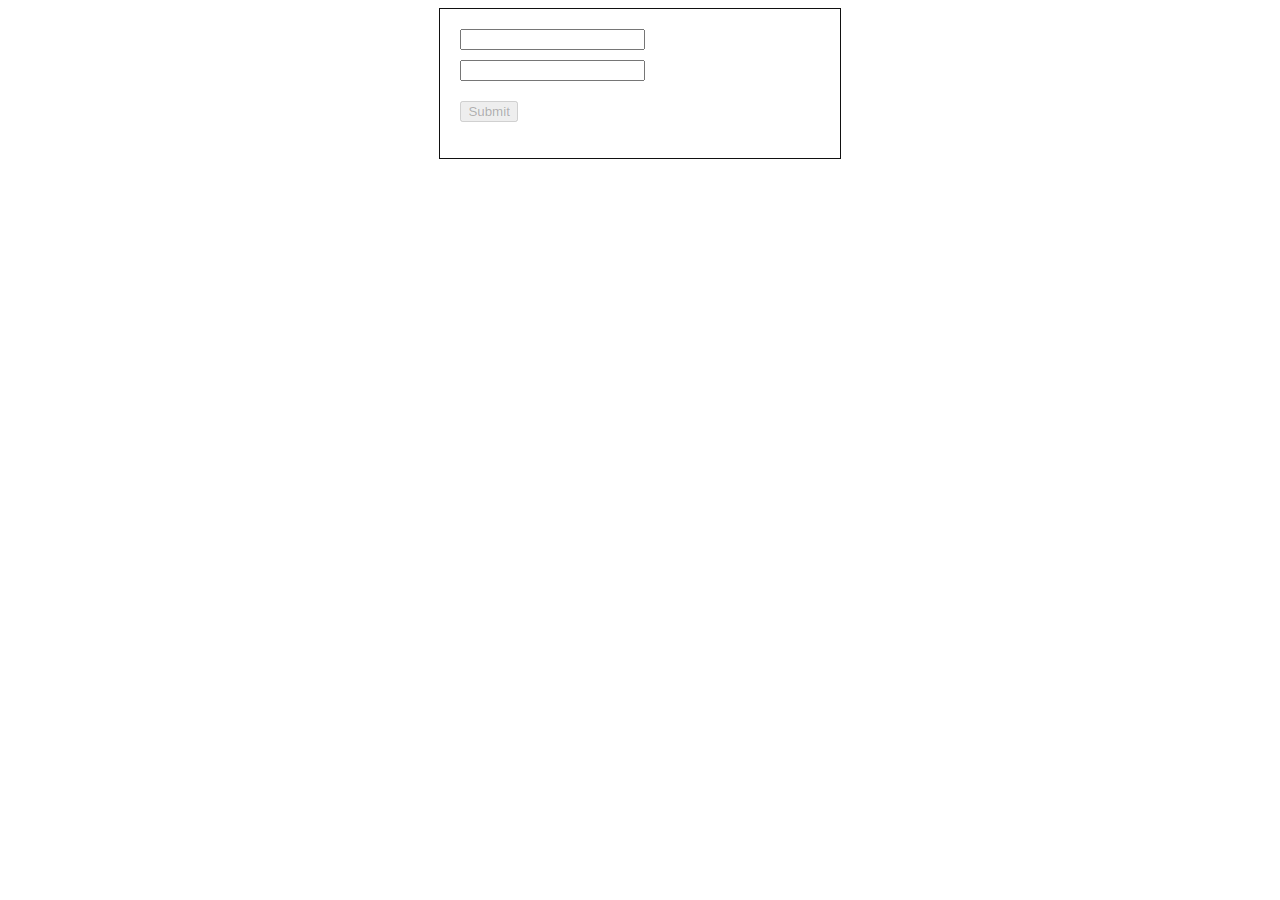
<file: assets/test-source/konfirm-pass.html>
<html lang="en">
<head>
	<meta charset="UTF-8">
	<title>Cara Membuat Validasi Perulangan Password Dengan jQuery</title>
</head>
<style>
#form{
width: 30%;
padding: 10px;
margin:auto;
border:1px solid #111;	
}
.password{
margin:10px;	
}	
.ulangpassword{
margin:10px;	
}	
.submit{
margin:10px;	
}
.text-success{
color:green;	
}
.text-danger{
color:red;	
}
h5{
padding: 3px;
margin:0;	
}
</style>
<body>
<div id="form">
<form action="" method="POST">
<div class="password">
<input type="password" name="password" id="password">
</div>
<div class="ulangpassword">
<input type="password" name="ulangpassword" id="ulangpassword" oninput="cekPass()">	
<label class="pesan"></label>	
</div>
<input type="submit" class="submit" id="submit" value="Submit">
</div>
</form>
</body>
<script src="https://cdnjs.cloudflare.com/ajax/libs/jquery/3.3.1/jquery.min.js"></script>
<script type="text/javascript">
    document.getElementById("submit").disabled = true;
    function cekPass() {
        var password = document.getElementById("password").value;
        var confirmPassword = document.getElementById("ulangpassword").value;
        if (password != confirmPassword) {
        	document.getElementById("submit").disabled = true;
            $('.pesan').html('<h5 class="text-danger"> Password tidak sesuai ! </h5>');
            return false;
        }
        document.getElementById("submit").disabled = false;
        $('.pesan').html('<h5 class="text-success"> Password sesuai ! </h5>');
        return true;
    }
</script>
 
</html>
</file>
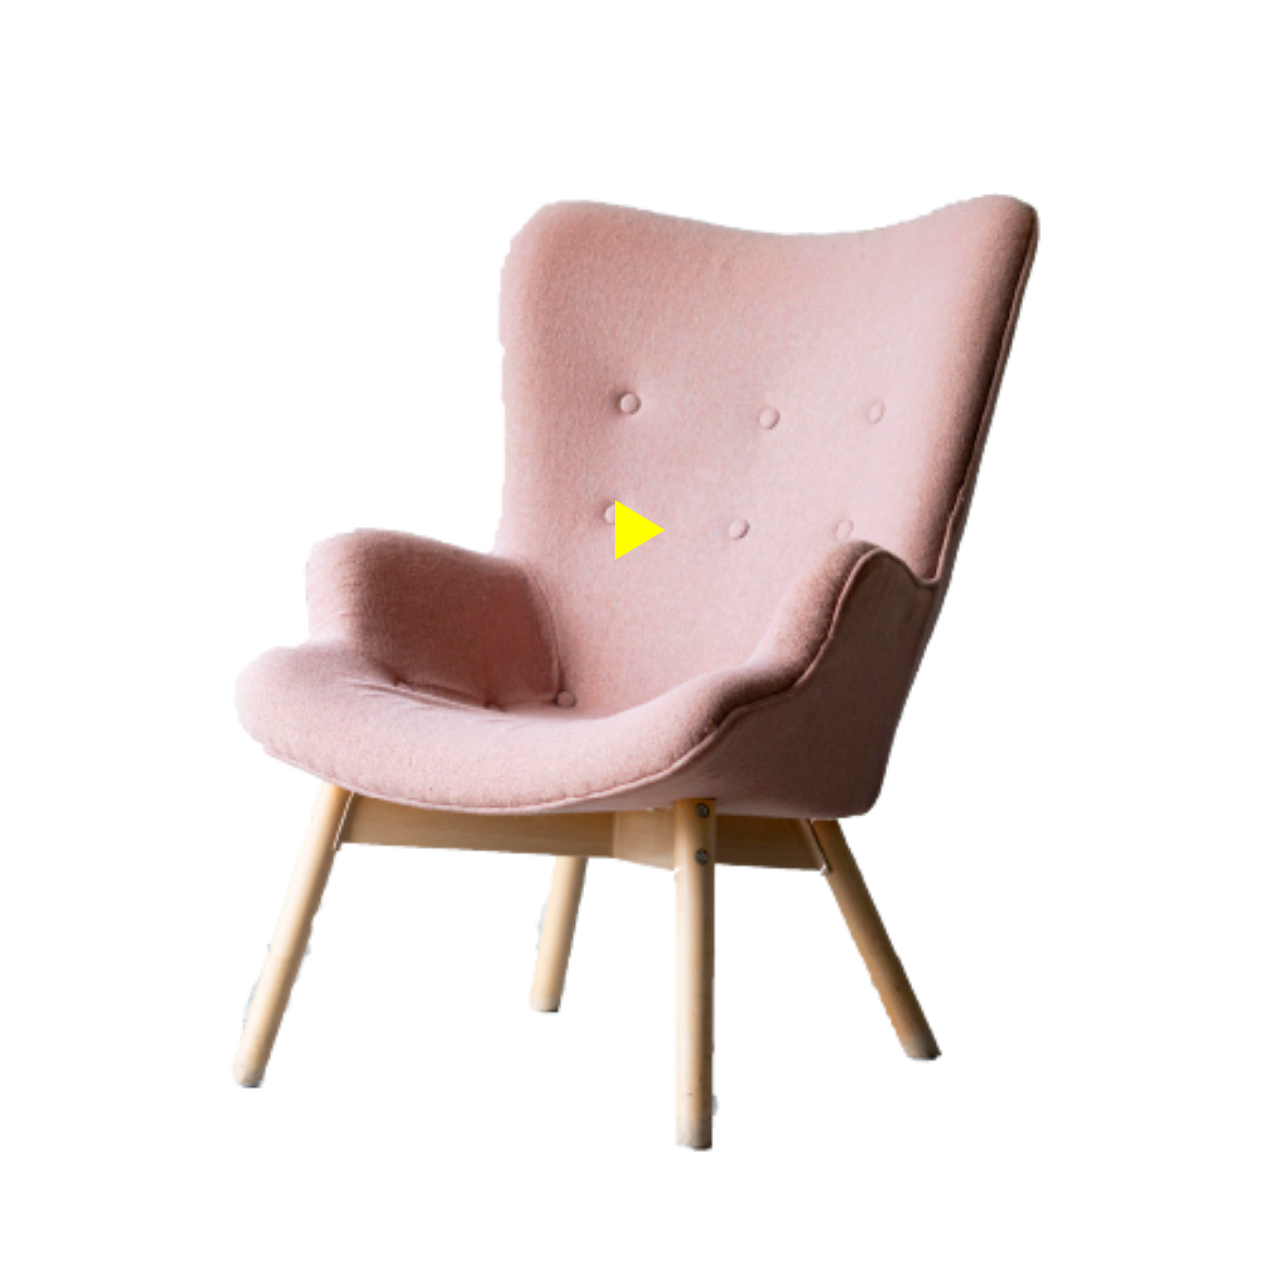
<file: assets/test-source/video-autoplay.html>
<!DOCTYPE html>
<html>

<head>
    <meta name="viewport"
        content="width=device-width, initial-scale=1.0, maximum-scale=2.0, minimum-scale=1.0, user-scalable=yes">
    <style>
        /* Youtube */
        .youtube-player {
            position: relative;
            width: 100%;
            height: auto;
            margin: auto;
            cursor: pointer;
        }

        .youtube-player img {
            width: 100%;
        }

        .youtube-player.pristine::before {
            content: '';
            position: absolute;
            top: 40%;
            left: 50%;
            margin-top: -15px;
            margin-left: -25px;
            height: 0;
            width: 0;
            border-left: 50px solid yellow;
            border-top: 30px solid transparent;
            border-bottom: 30px solid transparent;
            transition: opacity .2s ease;
        }

        .youtube-player.pristine:hover::before {
            opacity: .7;
        }

        .frame-img img {
            width: 100%;
        }

        .frame-img.pristine::before {
            content: '';
            position: absolute;
            top: 40%;
            left: 50%;
            margin-top: -15px;
            margin-left: -25px;
            height: 0;
            width: 0;
            border-left: 50px solid yellow;
            border-top: 30px solid transparent;
            border-bottom: 30px solid transparent;
            transition: opacity .2s ease;
        }

        .frame-img.pristine:hover::before {
            opacity: .7;
        }

        .frame-img {
            position: relative;
            width: 100%;
            height: auto;
            margin: auto;
            cursor: pointer;
            transition: 1000ms;
        }

        /* Youtube */
    </style>
</head>

<body>
    <!-- 1. The <iframe> (video player) will replace this <div> tag. -->
    <div class="frame-img pristine" id="frame">
        <img src="../img/product/official/kursi-dummy.png" class="thumbnail" width="100%" alt="custom-preview">
    </div>
    <div id="player"></div>
    <!-- <div class="youtube-player pristine" data-video-id="R5uujNPBZBk">
        <img src="../img/product/official/kursi-dummy.png" alt="custom-preview">
    </div> -->
    <script src="https://code.jquery.com/jquery-3.4.1.slim.min.js"
        integrity="sha384-J6qa4849blE2+poT4WnyKhv5vZF5SrPo0iEjwBvKU7imGFAV0wwj1yYfoRSJoZ+n" crossorigin="anonymous">
    </script>
    <script src="https://cdn.jsdelivr.net/npm/popper.js@1.16.0/dist/umd/popper.min.js"
        integrity="sha384-Q6E9RHvbIyZFJoft+2mJbHaEWldlvI9IOYy5n3zV9zzTtmI3UksdQRVvoxMfooAo" crossorigin="anonymous">
    </script>
    <script src="https://stackpath.bootstrapcdn.com/bootstrap/4.4.1/js/bootstrap.min.js"
        integrity="sha384-wfSDF2E50Y2D1uUdj0O3uMBJnjuUD4Ih7YwaYd1iqfktj0Uod8GCExl3Og8ifwB6" crossorigin="anonymous">
    </script>
    <script src="https://code.jquery.com/jquery-2.0.3.min.js"></script>
    <script>
        var player;
          function onYouTubeIframeAPIReady() {
            player = new YT.Player('player', {
              width: '100%',
              videoId: 'R5uujNPBZBk',
              playerVars: { 'autoplay': 1, 'playsinline': 1 },
              events: {
                'onReady': onPlayerReady
              }
            });
          }

        // 4. The API will call this function when the video player is ready.
        function onPlayerReady(event) {
            event.target.mute();
            event.target.playVideo();
        }

        var myEl = document.getElementById('frame');

        myEl.addEventListener('click', function () {
            // alert('Hello world');
            var thumb = document.getElementById('frame');
            thumb.parentNode.removeChild(thumb);
            var tag = document.createElement('script');

            tag.src = "https://www.youtube.com/iframe_api";
            var firstScriptTag = document.getElementsByTagName('script')[0];
            firstScriptTag.parentNode.insertBefore(tag, firstScriptTag);
        }, false);

    </script>
    <script>
        // // 2. This code loads the IFrame Player API code asynchronously.
        // // var tag = document.createElement('script');

        // // tag.src = "https://www.youtube.com/iframe_api";
        // // var firstScriptTag = document.getElementsByTagName('script')[0];
        // // firstScriptTag.parentNode.insertBefore(tag, firstScriptTag);

        // // 3. This function creates an <iframe> (and YouTube player)
        // //    after the API code downloads.
        // var player;
        //   function onYouTubeIframeAPIReady() {
        //     player = new YT.Player('player', {
        //       width: '100%',
        //       videoId: 'R5uujNPBZBk',
        //     //   playerVars: { 'autoplay': 1, 'playsinline': 1 }
        //     //   events: {
        //     //     'onReady': onPlayerReady
        //     //   }
        //     });
        //   }

        // // 4. The API will call this function when the video player is ready.
        // function onPlayerReady(event) {
        //     event.target.mute();
        //     event.target.playVideo();
        // }

        // // $(document).ready(function () {

        // //     $('.pristine').on('click', function () {
        // //         // $('#sidebar').addClass('active');
        // //         // $('.overlay').addClass('active');
        // //         $('.frame-img').remove();
        // //     });
        // // });

        // var myEl = document.getElementById('frame');

        // myEl.addEventListener('click', function () {
        //     alert('Hello world');
        //     var thumb = document.getElementById('frame');
        //     thumb.parentNode.removeChild(thumb);
        //     var tag = document.createElement('script');

        //     tag.src = "https://www.youtube.com/iframe_api";
        //     var firstScriptTag = document.getElementsByTagName('script')[0];
        //     firstScriptTag.parentNode.insertBefore(tag, firstScriptTag);
        // }, false);

        // // myEl.addEventListener('click', function () {
        // //     alert('Hello world again!!!');
        // // }, false);




        // //Youtube Video Product
        // // var players = document.querySelectorAll('.youtube-player')

        // // var loadPlayer = function (event) {
        // //     var target = event.currentTarget
        // //     var iframe = document.createElement('iframe')

        // //     iframe.height = target.clientHeight
        // //     iframe.width = target.clientWidth
        // //     iframe.src = 'https://www.youtube.com/embed/' + target.dataset.videoId + '?autoplay=1'
        // //     iframe.setAttribute('frameborder', 0)

        // //     target.classList.remove('pristine')

        // //     if (target.children.length) {
        // //         target.replaceChild(iframe, target.firstElementChild);
        // //     } else {
        // //         target.appendChild(iframe)
        // //     }
        // // }

        // // var config = {
        // //     once: false
        // // }

        // // Array.from(players).forEach(function (player) {
        // //     player.addEventListener('click', loadPlayer, config)
        // // });
    </script>
    <script>
        // // Youtube AutoPlay
        // var tag = document.createElement('script');

        // tag.src = "https://www.youtube.com/iframe_api";
        // var firstScriptTag = document.getElementsByTagName('script')[0];
        // firstScriptTag.parentNode.insertBefore(tag, firstScriptTag);

        // // 3. This function creates an <iframe> (and YouTube player)
        // //    after the API code downloads.
        // var player;
        // function onYouTubeIframeAPIReady() {
        // player = new YT.Player('player', {
        //     width: '100%',
        //     videoId: 'R5uujNPBZBk',
        //     playerVars: { 'autoplay': 1, 'playsinline': 1 },
        //     events: {
        //     'onReady': onPlayerReady
        //     }
        // });
        // }

        // // 4. The API will call this function when the video player is ready.
        // function onPlayerReady(event) {
        // event.target.mute();
        // // event.target.playVideo(); //ini untuk autoplay
        // }

        // //Youtube Video Product
        // var players = document.querySelectorAll('.youtube-player')

        // var loadPlayer = function (event) {
        //     var target = event.currentTarget
        //     var iframe = document.createElement('iframe')

        //     iframe.height = target.clientHeight
        //     iframe.width = target.clientWidth
        //     iframe.src = 'https://www.youtube.com/embed/' + target.dataset.videoId + '?autoplay=1'
        //     iframe.setAttribute('frameborder', 0)

        //     target.classList.remove('pristine')

        //         if (target.children.length) {
        //             target.replaceChild(iframe, target.firstElementChild)
        //         } else {
        //             target.appendChild(iframe)
        //         }
        // }

        // var config = {
        //     once: true
        // }

        // Array.from(players).forEach(function (player) {
        //     player.addEventListener('click', loadPlayer, config)
        // });
    </script>
</body>

</html>
</file>
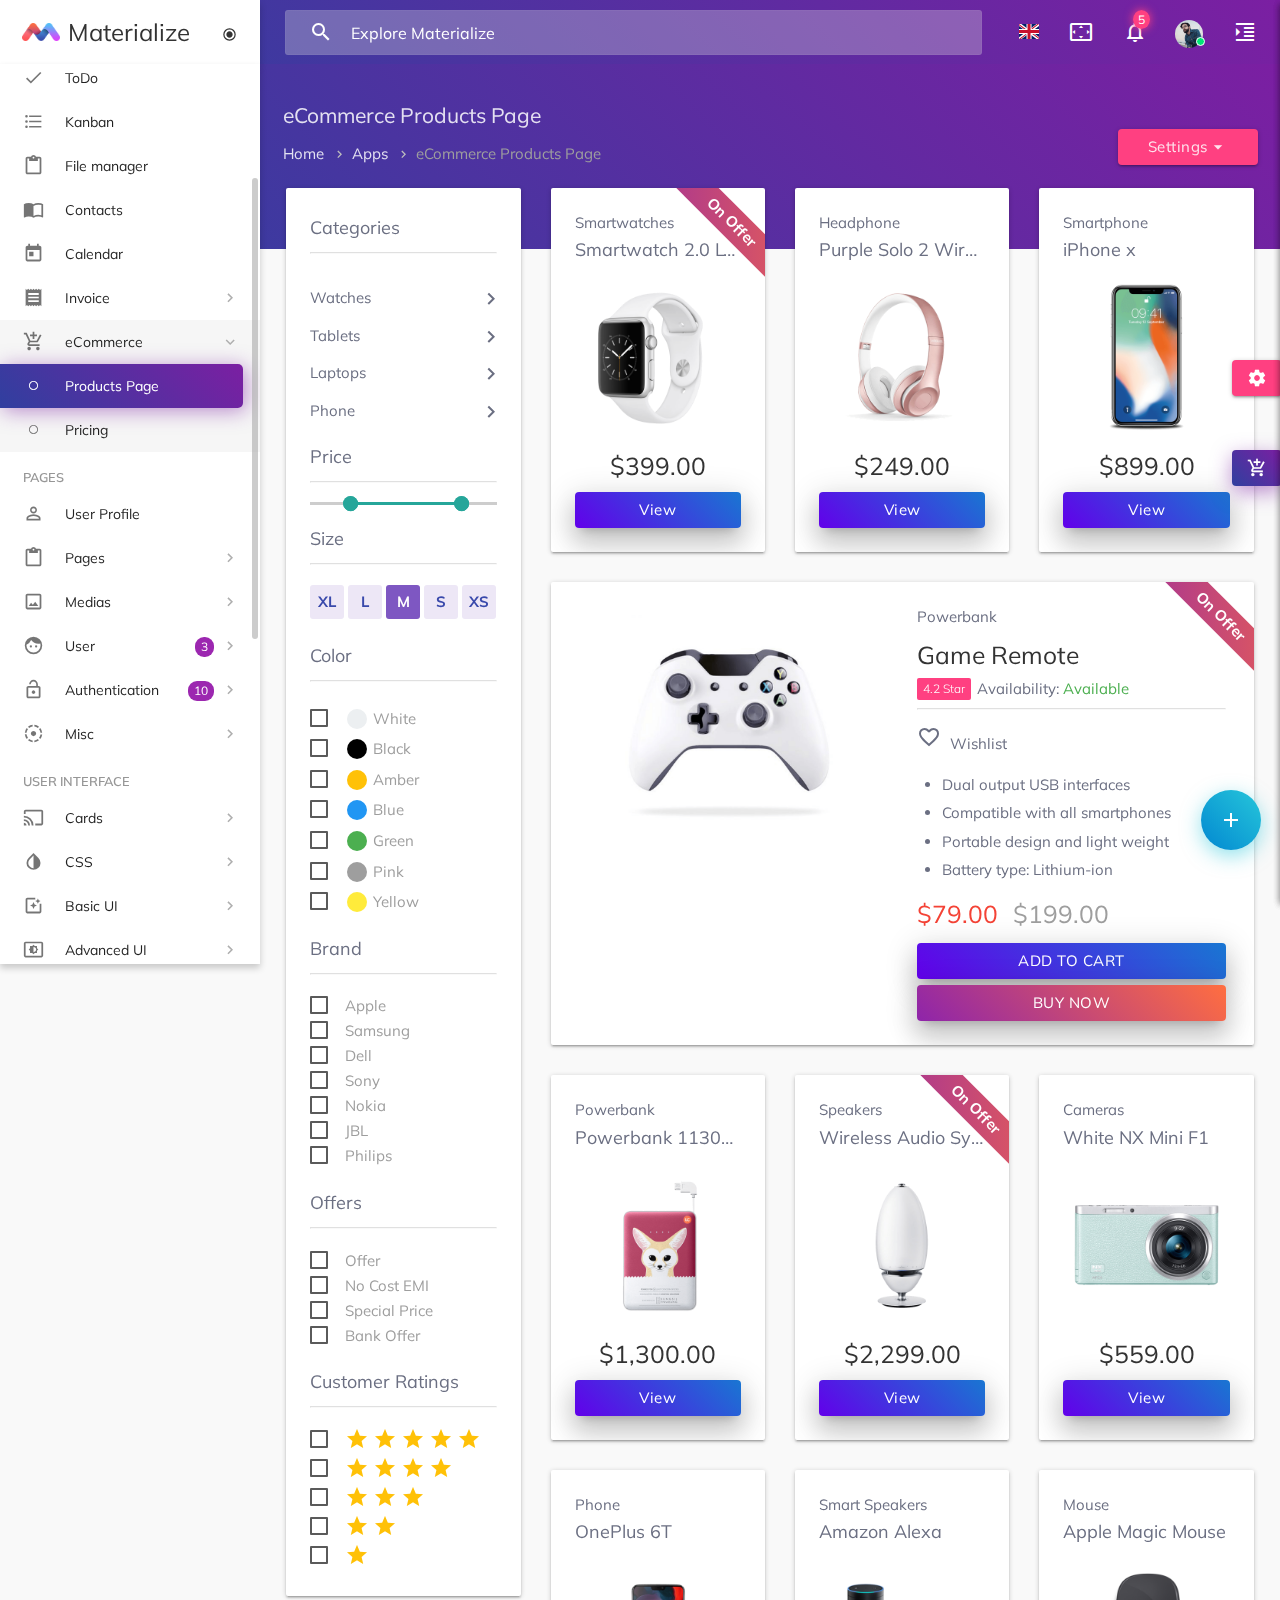
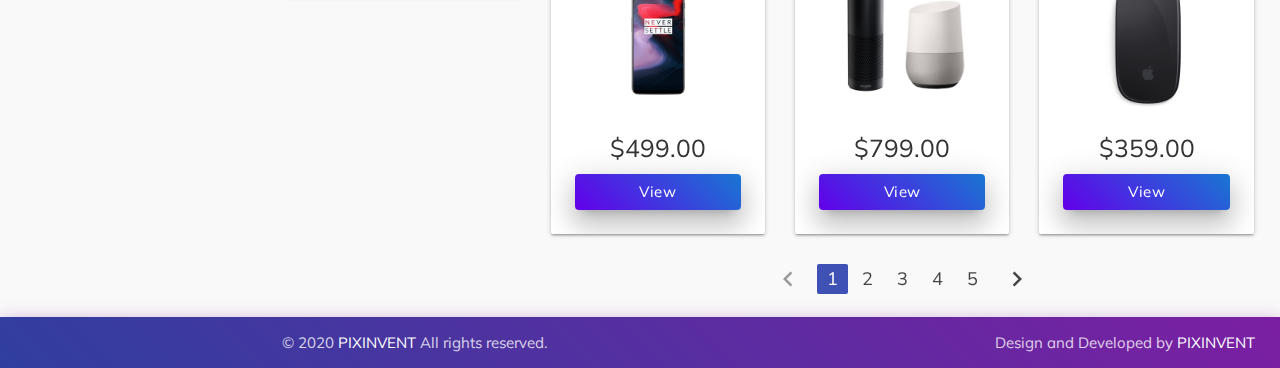
<file: adm/sys/main/products-page.html>
<!DOCTYPE html>
<!--
Template Name: Materialize - Material Design Admin Template
Author: PixInvent
Website: http://www.pixinvent.com/
Contact: hello@pixinvent.com
Follow: www.twitter.com/pixinvents
Like: www.facebook.com/pixinvents
Purchase: https://themeforest.net/item/materialize-material-design-admin-template/11446068?ref=pixinvent
Renew Support: https://themeforest.net/item/materialize-material-design-admin-template/11446068?ref=pixinvent
License: You must have a valid license purchased only from themeforest(the above link) in order to legally use the theme for your project.

-->
<html class="loading" lang="en" data-textdirection="ltr">
  <!-- BEGIN: Head-->
  <head>
    <meta http-equiv="Content-Type" content="text/html; charset=UTF-8">
    <meta http-equiv="X-UA-Compatible" content="IE=edge">
    <meta name="viewport" content="width=device-width, initial-scale=1.0, user-scalable=0, minimal-ui">
    <meta name="description" content="Materialize is a Material Design Admin Template,It's modern, responsive and based on Material Design by Google.">
    <meta name="keywords" content="materialize, admin template, dashboard template, flat admin template, responsive admin template, eCommerce dashboard, analytic dashboard">
    <meta name="author" content="ThemeSelect">
    <title>eCommerce Products Page | Materialize - Material Design Admin Template</title>
    <link rel="apple-touch-icon" href="../../../app-assets/images/favicon/apple-touch-icon-152x152.png">
    <link rel="shortcut icon" type="image/x-icon" href="../../../app-assets/images/favicon/favicon-32x32.png">
    <link href="https://fonts.googleapis.com/icon?family=Material+Icons" rel="stylesheet">
    <!-- BEGIN: VENDOR CSS-->
    <link rel="stylesheet" type="text/css" href="../../../app-assets/vendors/vendors.min.css">
    <link rel="stylesheet" type="text/css" href="../../../app-assets/vendors/noUiSlider/nouislider.min.css">
    <!-- END: VENDOR CSS-->
    <!-- BEGIN: Page Level CSS-->
    <link rel="stylesheet" type="text/css" href="../../../app-assets/css/themes/vertical-modern-menu-template/materialize.css">
    <link rel="stylesheet" type="text/css" href="../../../app-assets/css/themes/vertical-modern-menu-template/style.css">
    <link rel="stylesheet" type="text/css" href="../../../app-assets/css/pages/eCommerce-products-page.css">
    <!-- END: Page Level CSS-->
    <!-- BEGIN: Custom CSS-->
    <link rel="stylesheet" type="text/css" href="../../../app-assets/css/custom/custom.css">
    <!-- END: Custom CSS-->
  </head>
  <!-- END: Head-->
  <body class="vertical-layout vertical-menu-collapsible page-header-dark vertical-modern-menu preload-transitions 2-columns   " data-open="click" data-menu="vertical-modern-menu" data-col="2-columns">

    <!-- BEGIN: Header-->
    <header class="page-topbar" id="header">
      <div class="navbar navbar-fixed"> 
        <nav class="navbar-main navbar-color nav-collapsible sideNav-lock navbar-dark gradient-45deg-indigo-purple no-shadow">
          <div class="nav-wrapper">
            <div class="header-search-wrapper hide-on-med-and-down"><i class="material-icons">search</i>
              <input class="header-search-input z-depth-2" type="text" name="Search" placeholder="Explore Materialize" data-search="template-list">
              <ul class="search-list collection display-none"></ul>
            </div>
            <ul class="navbar-list right">
              <li class="dropdown-language"><a class="waves-effect waves-block waves-light translation-button" href="#" data-target="translation-dropdown"><span class="flag-icon flag-icon-gb"></span></a></li>
              <li class="hide-on-med-and-down"><a class="waves-effect waves-block waves-light toggle-fullscreen" href="javascript:void(0);"><i class="material-icons">settings_overscan</i></a></li>
              <li class="hide-on-large-only search-input-wrapper"><a class="waves-effect waves-block waves-light search-button" href="javascript:void(0);"><i class="material-icons">search</i></a></li>
              <li><a class="waves-effect waves-block waves-light notification-button" href="javascript:void(0);" data-target="notifications-dropdown"><i class="material-icons">notifications_none<small class="notification-badge">5</small></i></a></li>
              <li><a class="waves-effect waves-block waves-light profile-button" href="javascript:void(0);" data-target="profile-dropdown"><span class="avatar-status avatar-online"><img src="../../../app-assets/images/avatar/avatar-7.png" alt="avatar"><i></i></span></a></li>
              <li><a class="waves-effect waves-block waves-light sidenav-trigger" href="#" data-target="slide-out-right"><i class="material-icons">format_indent_increase</i></a></li>
            </ul>
            <!-- translation-button-->
            <ul class="dropdown-content" id="translation-dropdown">
              <li class="dropdown-item"><a class="grey-text text-darken-1" href="#!" data-language="en"><i class="flag-icon flag-icon-gb"></i> English</a></li>
              <li class="dropdown-item"><a class="grey-text text-darken-1" href="#!" data-language="fr"><i class="flag-icon flag-icon-fr"></i> French</a></li>
              <li class="dropdown-item"><a class="grey-text text-darken-1" href="#!" data-language="pt"><i class="flag-icon flag-icon-pt"></i> Portuguese</a></li>
              <li class="dropdown-item"><a class="grey-text text-darken-1" href="#!" data-language="de"><i class="flag-icon flag-icon-de"></i> German</a></li>
            </ul>
            <!-- notifications-dropdown-->
            <ul class="dropdown-content" id="notifications-dropdown">
              <li>
                <h6>NOTIFICATIONS<span class="new badge">5</span></h6>
              </li>
              <li class="divider"></li>
              <li><a class="black-text" href="#!"><span class="material-icons icon-bg-circle cyan small">add_shopping_cart</span> A new order has been placed!</a>
                <time class="media-meta grey-text darken-2" datetime="2015-06-12T20:50:48+08:00">2 hours ago</time>
              </li>
              <li><a class="black-text" href="#!"><span class="material-icons icon-bg-circle red small">stars</span> Completed the task</a>
                <time class="media-meta grey-text darken-2" datetime="2015-06-12T20:50:48+08:00">3 days ago</time>
              </li>
              <li><a class="black-text" href="#!"><span class="material-icons icon-bg-circle teal small">settings</span> Settings updated</a>
                <time class="media-meta grey-text darken-2" datetime="2015-06-12T20:50:48+08:00">4 days ago</time>
              </li>
              <li><a class="black-text" href="#!"><span class="material-icons icon-bg-circle deep-orange small">today</span> Director meeting started</a>
                <time class="media-meta grey-text darken-2" datetime="2015-06-12T20:50:48+08:00">6 days ago</time>
              </li>
              <li><a class="black-text" href="#!"><span class="material-icons icon-bg-circle amber small">trending_up</span> Generate monthly report</a>
                <time class="media-meta grey-text darken-2" datetime="2015-06-12T20:50:48+08:00">1 week ago</time>
              </li>
            </ul>
            <!-- profile-dropdown-->
            <ul class="dropdown-content" id="profile-dropdown">
              <li><a class="grey-text text-darken-1" href="user-profile-page.html"><i class="material-icons">person_outline</i> Profile</a></li>
              <li><a class="grey-text text-darken-1" href="app-chat.html"><i class="material-icons">chat_bubble_outline</i> Chat</a></li>
              <li><a class="grey-text text-darken-1" href="page-faq.html"><i class="material-icons">help_outline</i> Help</a></li>
              <li class="divider"></li>
              <li><a class="grey-text text-darken-1" href="user-lock-screen.html"><i class="material-icons">lock_outline</i> Lock</a></li>
              <li><a class="grey-text text-darken-1" href="user-login.html"><i class="material-icons">keyboard_tab</i> Logout</a></li>
            </ul>
          </div>
          <nav class="display-none search-sm">
            <div class="nav-wrapper">
              <form id="navbarForm">
                <div class="input-field search-input-sm">
                  <input class="search-box-sm mb-0" type="search" required="" id="search" placeholder="Explore Materialize" data-search="template-list">
                  <label class="label-icon" for="search"><i class="material-icons search-sm-icon">search</i></label><i class="material-icons search-sm-close">close</i>
                  <ul class="search-list collection search-list-sm display-none"></ul>
                </div>
              </form>
            </div>
          </nav>
        </nav>
      </div>
    </header>
    <!-- END: Header-->
    <ul class="display-none" id="default-search-main">
      <li class="auto-suggestion-title"><a class="collection-item" href="#">
          <h6 class="search-title">FILES</h6></a></li>
      <li class="auto-suggestion"><a class="collection-item" href="#">
          <div class="display-flex">
            <div class="display-flex align-item-center flex-grow-1">
              <div class="avatar"><img src="../../../app-assets/images/icon/pdf-image.png" width="24" height="30" alt="sample image"></div>
              <div class="member-info display-flex flex-column"><span class="black-text">Two new item submitted</span><small class="grey-text">Marketing Manager</small></div>
            </div>
            <div class="status"><small class="grey-text">17kb</small></div>
          </div></a></li>
      <li class="auto-suggestion"><a class="collection-item" href="#">
          <div class="display-flex">
            <div class="display-flex align-item-center flex-grow-1">
              <div class="avatar"><img src="../../../app-assets/images/icon/doc-image.png" width="24" height="30" alt="sample image"></div>
              <div class="member-info display-flex flex-column"><span class="black-text">52 Doc file Generator</span><small class="grey-text">FontEnd Developer</small></div>
            </div>
            <div class="status"><small class="grey-text">550kb</small></div>
          </div></a></li>
      <li class="auto-suggestion"><a class="collection-item" href="#">
          <div class="display-flex">
            <div class="display-flex align-item-center flex-grow-1">
              <div class="avatar"><img src="../../../app-assets/images/icon/xls-image.png" width="24" height="30" alt="sample image"></div>
              <div class="member-info display-flex flex-column"><span class="black-text">25 Xls File Uploaded</span><small class="grey-text">Digital Marketing Manager</small></div>
            </div>
            <div class="status"><small class="grey-text">20kb</small></div>
          </div></a></li>
      <li class="auto-suggestion"><a class="collection-item" href="#">
          <div class="display-flex">
            <div class="display-flex align-item-center flex-grow-1">
              <div class="avatar"><img src="../../../app-assets/images/icon/jpg-image.png" width="24" height="30" alt="sample image"></div>
              <div class="member-info display-flex flex-column"><span class="black-text">Anna Strong</span><small class="grey-text">Web Designer</small></div>
            </div>
            <div class="status"><small class="grey-text">37kb</small></div>
          </div></a></li>
      <li class="auto-suggestion-title"><a class="collection-item" href="#">
          <h6 class="search-title">MEMBERS</h6></a></li>
      <li class="auto-suggestion"><a class="collection-item" href="#">
          <div class="display-flex">
            <div class="display-flex align-item-center flex-grow-1">
              <div class="avatar"><img class="circle" src="../../../app-assets/images/avatar/avatar-7.png" width="30" alt="sample image"></div>
              <div class="member-info display-flex flex-column"><span class="black-text">John Doe</span><small class="grey-text">UI designer</small></div>
            </div>
          </div></a></li>
      <li class="auto-suggestion"><a class="collection-item" href="#">
          <div class="display-flex">
            <div class="display-flex align-item-center flex-grow-1">
              <div class="avatar"><img class="circle" src="../../../app-assets/images/avatar/avatar-8.png" width="30" alt="sample image"></div>
              <div class="member-info display-flex flex-column"><span class="black-text">Michal Clark</span><small class="grey-text">FontEnd Developer</small></div>
            </div>
          </div></a></li>
      <li class="auto-suggestion"><a class="collection-item" href="#">
          <div class="display-flex">
            <div class="display-flex align-item-center flex-grow-1">
              <div class="avatar"><img class="circle" src="../../../app-assets/images/avatar/avatar-10.png" width="30" alt="sample image"></div>
              <div class="member-info display-flex flex-column"><span class="black-text">Milena Gibson</span><small class="grey-text">Digital Marketing</small></div>
            </div>
          </div></a></li>
      <li class="auto-suggestion"><a class="collection-item" href="#">
          <div class="display-flex">
            <div class="display-flex align-item-center flex-grow-1">
              <div class="avatar"><img class="circle" src="../../../app-assets/images/avatar/avatar-12.png" width="30" alt="sample image"></div>
              <div class="member-info display-flex flex-column"><span class="black-text">Anna Strong</span><small class="grey-text">Web Designer</small></div>
            </div>
          </div></a></li>
    </ul>
    <ul class="display-none" id="page-search-title">
      <li class="auto-suggestion-title"><a class="collection-item" href="#">
          <h6 class="search-title">PAGES</h6></a></li>
    </ul>
    <ul class="display-none" id="search-not-found">
      <li class="auto-suggestion"><a class="collection-item display-flex align-items-center" href="#"><span class="material-icons">error_outline</span><span class="member-info">No results found.</span></a></li>
    </ul>



    <!-- BEGIN: SideNav-->
    <aside class="sidenav-main nav-expanded nav-lock nav-collapsible sidenav-light sidenav-active-square">
      <div class="brand-sidebar">
        <h1 class="logo-wrapper"><a class="brand-logo darken-1" href="index.html"><img class="hide-on-med-and-down" src="../../../app-assets/images/logo/materialize-logo-color.png" alt="materialize logo"/><img class="show-on-medium-and-down hide-on-med-and-up" src="../../../app-assets/images/logo/materialize-logo.png" alt="materialize logo"/><span class="logo-text hide-on-med-and-down">Materialize</span></a><a class="navbar-toggler" href="#"><i class="material-icons">radio_button_checked</i></a></h1>
      </div>
      <ul class="sidenav sidenav-collapsible leftside-navigation collapsible sidenav-fixed menu-shadow" id="slide-out" data-menu="menu-navigation" data-collapsible="menu-accordion">
        <li class="bold"><a class="collapsible-header waves-effect waves-cyan " href="JavaScript:void(0)"><i class="material-icons">settings_input_svideo</i><span class="menu-title" data-i18n="Dashboard">Dashboard</span><span class="badge badge pill orange float-right mr-10">3</span></a>
          <div class="collapsible-body">
            <ul class="collapsible collapsible-sub" data-collapsible="accordion">
              <li><a href="dashboard-modern.html"><i class="material-icons">radio_button_unchecked</i><span data-i18n="Modern">Modern</span></a>
              </li>
              <li><a href="dashboard-ecommerce.html"><i class="material-icons">radio_button_unchecked</i><span data-i18n="eCommerce">eCommerce</span></a>
              </li>
              <li><a href="dashboard-analytics.html"><i class="material-icons">radio_button_unchecked</i><span data-i18n="Analytics">Analytics</span></a>
              </li>
            </ul>
          </div>
        </li>
        <li class="bold"><a class="collapsible-header waves-effect waves-cyan " href="JavaScript:void(0)"><i class="material-icons">dvr</i><span class="menu-title" data-i18n="Templates">Templates</span></a>
          <div class="collapsible-body">
            <ul class="collapsible collapsible-sub" data-collapsible="accordion">
              <li><a class="collapsible-header waves-effect waves-cyan" href="JavaScript:void(0)"><i class="material-icons">radio_button_unchecked</i><span data-i18n="Vertical">Vertical</span></a>
                <div class="collapsible-body">
                  <ul class="collapsible" data-collapsible="accordion">
                    <li><a href="../vertical-modern-menu-template/"><i class="material-icons">radio_button_unchecked</i><span data-i18n="Modern Menu">Modern Menu</span></a>
                    </li>
                    <li><a href="../vertical-menu-nav-dark-template/"><i class="material-icons">radio_button_unchecked</i><span data-i18n="Navbar Dark">Navbar Dark</span></a>
                    </li>
                    <li><a href="../vertical-gradient-menu-template/"><i class="material-icons">radio_button_unchecked</i><span data-i18n="Gradient Menu">Gradient Menu</span></a>
                    </li>
                    <li><a href="../vertical-dark-menu-template/"><i class="material-icons">radio_button_unchecked</i><span data-i18n="Dark Menu">Dark Menu</span></a>
                    </li>
                  </ul>
                </div>
              </li>
              <li><a class="collapsible-header waves-effect waves-cyan" href="JavaScript:void(0)"><i class="material-icons">radio_button_unchecked</i><span data-i18n="Horizontal">Horizontal</span></a>
                <div class="collapsible-body">
                  <ul class="collapsible" data-collapsible="accordion">
                    <li><a href="../horizontal-menu-template/"><i class="material-icons">radio_button_unchecked</i><span data-i18n="Horizontal Menu">Horizontal Menu</span></a>
                    </li>
                  </ul>
                </div>
              </li>
            </ul>
          </div>
        </li>
        <li class="navigation-header"><a class="navigation-header-text">Applications</a><i class="navigation-header-icon material-icons">more_horiz</i>
        </li>
        <li class="bold"><a class="waves-effect waves-cyan " href="app-email.html"><i class="material-icons">mail_outline</i><span class="menu-title" data-i18n="Mail">Mail</span><span class="badge new badge pill pink accent-2 float-right mr-2">5</span></a>
        </li>
        <li class="bold"><a class="waves-effect waves-cyan " href="app-chat.html"><i class="material-icons">chat_bubble_outline</i><span class="menu-title" data-i18n="Chat">Chat</span></a>
        </li>
        <li class="bold"><a class="waves-effect waves-cyan " href="app-todo.html"><i class="material-icons">check</i><span class="menu-title" data-i18n="ToDo">ToDo</span></a>
        </li>
        <li class="bold"><a class="waves-effect waves-cyan " href="app-kanban.html"><i class="material-icons">format_list_bulleted</i><span class="menu-title" data-i18n="Kanban">Kanban</span></a>
        </li>
        <li class="bold"><a class="waves-effect waves-cyan " href="app-file-manager.html"><i class="material-icons">content_paste</i><span class="menu-title" data-i18n="File Manager">File manager</span></a>
        </li>
        <li class="bold"><a class="waves-effect waves-cyan " href="app-contacts.html"><i class="material-icons">import_contacts</i><span class="menu-title" data-i18n="Contacts">Contacts</span></a>
        </li>
        <li class="bold"><a class="waves-effect waves-cyan " href="app-calendar.html"><i class="material-icons">today</i><span class="menu-title" data-i18n="Calendar">Calendar</span></a>
        </li>
        <li class="bold"><a class="collapsible-header waves-effect waves-cyan " href="JavaScript:void(0)"><i class="material-icons">receipt</i><span class="menu-title" data-i18n="Invoice">Invoice</span></a>
          <div class="collapsible-body">
            <ul class="collapsible collapsible-sub" data-collapsible="accordion">
              <li><a href="app-invoice-list.html"><i class="material-icons">radio_button_unchecked</i><span data-i18n="Invoice List">Invoice List</span></a>
              </li>
              <li><a href="app-invoice-view.html"><i class="material-icons">radio_button_unchecked</i><span data-i18n="Invoice View">Invoice View</span></a>
              </li>
              <li><a href="app-invoice-edit.html"><i class="material-icons">radio_button_unchecked</i><span data-i18n="Invoice Edit">Invoice Edit</span></a>
              </li>
              <li><a href="app-invoice-add.html"><i class="material-icons">radio_button_unchecked</i><span data-i18n="Invoice Add">Invoice Add</span></a>
              </li>
            </ul>
          </div>
        </li>
        <li class="active bold"><a class="collapsible-header waves-effect waves-cyan " href="JavaScript:void(0)"><i class="material-icons">add_shopping_cart</i><span class="menu-title" data-i18n="eCommerce">eCommerce</span></a>
          <div class="collapsible-body">
            <ul class="collapsible collapsible-sub" data-collapsible="accordion">
              <li class="active"><a class="active" href="eCommerce-products-page.html"><i class="material-icons">radio_button_unchecked</i><span data-i18n="Products Page">Products Page</span></a>
              </li>
              <li><a href="eCommerce-pricing.html"><i class="material-icons">radio_button_unchecked</i><span data-i18n="Pricing">Pricing</span></a>
              </li>
            </ul>
          </div>
        </li>
        <li class="navigation-header"><a class="navigation-header-text">Pages </a><i class="navigation-header-icon material-icons">more_horiz</i>
        </li>
        <li class="bold"><a class="waves-effect waves-cyan " href="user-profile-page.html"><i class="material-icons">person_outline</i><span class="menu-title" data-i18n="User Profile">User Profile</span></a>
        </li>
        <li class="bold"><a class="collapsible-header waves-effect waves-cyan " href="JavaScript:void(0)"><i class="material-icons">content_paste</i><span class="menu-title" data-i18n="Pages">Pages</span></a>
          <div class="collapsible-body">
            <ul class="collapsible collapsible-sub" data-collapsible="accordion">
              <li><a href="page-contact.html"><i class="material-icons">radio_button_unchecked</i><span data-i18n="Contact">Contact</span></a>
              </li>
              <li><a href="page-blog-list.html"><i class="material-icons">radio_button_unchecked</i><span data-i18n="Blog">Blog</span></a>
              </li>
              <li><a href="page-search.html"><i class="material-icons">radio_button_unchecked</i><span data-i18n="Search">Search</span></a>
              </li>
              <li><a href="page-knowledge.html"><i class="material-icons">radio_button_unchecked</i><span data-i18n="Knowledge">Knowledge</span></a>
              </li>
              <li><a href="page-timeline.html"><i class="material-icons">radio_button_unchecked</i><span data-i18n="Timeline">Timeline</span></a>
              </li>
              <li><a href="page-faq.html"><i class="material-icons">radio_button_unchecked</i><span data-i18n="FAQs">FAQs</span></a>
              </li>
              <li><a href="page-account-settings.html"><i class="material-icons">radio_button_unchecked</i><span data-i18n="Account Settings">Account Settings</span></a>
              </li>
              <li><a href="page-blank.html"><i class="material-icons">radio_button_unchecked</i><span data-i18n="Page Blank">Page Blank</span></a>
              </li>
              <li><a href="page-collapse.html"><i class="material-icons">radio_button_unchecked</i><span data-i18n="Page Collapse">Page Collapse</span></a>
              </li>
            </ul>
          </div>
        </li>
        <li class="bold"><a class="collapsible-header waves-effect waves-cyan " href="JavaScript:void(0)"><i class="material-icons">crop_original</i><span class="menu-title" data-i18n="Medias">Medias</span></a>
          <div class="collapsible-body">
            <ul class="collapsible collapsible-sub" data-collapsible="accordion">
              <li><a href="media-gallery-page.html"><i class="material-icons">radio_button_unchecked</i><span data-i18n="Gallery Page">Gallery Page</span></a>
              </li>
              <li><a href="media-hover-effects.html"><i class="material-icons">radio_button_unchecked</i><span data-i18n="Media Hover Effects">Media Hover Effects</span></a>
              </li>
            </ul>
          </div>
        </li>
        <li class="bold"><a class="collapsible-header waves-effect waves-cyan " href="JavaScript:void(0)"><i class="material-icons">face</i><span class="menu-title" data-i18n="User">User</span><span class="badge badge pill purple float-right mr-10">3</span></a>
          <div class="collapsible-body">
            <ul class="collapsible collapsible-sub" data-collapsible="accordion">
              <li><a href="page-users-list.html"><i class="material-icons">radio_button_unchecked</i><span data-i18n="List">List</span></a>
              </li>
              <li><a href="page-users-view.html"><i class="material-icons">radio_button_unchecked</i><span data-i18n="View">View</span></a>
              </li>
              <li><a href="page-users-edit.html"><i class="material-icons">radio_button_unchecked</i><span data-i18n="Edit">Edit</span></a>
              </li>
            </ul>
          </div>
        </li>
        <li class="bold"><a class="collapsible-header waves-effect waves-cyan " href="JavaScript:void(0)"><i class="material-icons">lock_open</i><span class="menu-title" data-i18n="Authentication">Authentication</span><span class="badge badge pill purple float-right mr-10">10</span></a>
          <div class="collapsible-body">
            <ul class="collapsible collapsible-sub" data-collapsible="accordion">
              <li><a href="user-login.html" target="_blank"><i class="material-icons">radio_button_unchecked</i><span data-i18n="Login">Login</span></a>
              </li>
              <li><a href="user-register.html" target="_blank"><i class="material-icons">radio_button_unchecked</i><span data-i18n="Register">Register</span></a>
              </li>
              <li><a href="user-forgot-password.html" target="_blank"><i class="material-icons">radio_button_unchecked</i><span data-i18n="Forgot Password">Forgot Password</span></a>
              </li>
              <li><a href="user-lock-screen.html" target="_blank"><i class="material-icons">radio_button_unchecked</i><span data-i18n="Lock Screen">Lock Screen</span></a>
              </li>
            </ul>
          </div>
        </li>
        <li class="bold"><a class="collapsible-header waves-effect waves-cyan " href="JavaScript:void(0)"><i class="material-icons">filter_tilt_shift</i><span class="menu-title" data-i18n="Misc">Misc</span></a>
          <div class="collapsible-body">
            <ul class="collapsible collapsible-sub" data-collapsible="accordion">
              <li><a href="page-404.html" target="_blank"><i class="material-icons">radio_button_unchecked</i><span data-i18n="404">404</span></a>
              </li>
              <li><a href="page-maintenance.html" target="_blank"><i class="material-icons">radio_button_unchecked</i><span data-i18n="Page Maintenanace">Page Maintenanace</span></a>
              </li>
              <li><a href="page-500.html" target="_blank"><i class="material-icons">radio_button_unchecked</i><span data-i18n="500">500</span></a>
              </li>
            </ul>
          </div>
        </li>
        <li class="navigation-header"><a class="navigation-header-text">User Interface </a><i class="navigation-header-icon material-icons">more_horiz</i>
        </li>
        <li class="bold"><a class="collapsible-header waves-effect waves-cyan " href="JavaScript:void(0)"><i class="material-icons">cast</i><span class="menu-title" data-i18n="Cards">Cards</span></a>
          <div class="collapsible-body">
            <ul class="collapsible collapsible-sub" data-collapsible="accordion">
              <li><a href="cards-basic.html"><i class="material-icons">radio_button_unchecked</i><span data-i18n="Cards">Cards</span></a>
              </li>
              <li><a href="cards-advance.html"><i class="material-icons">radio_button_unchecked</i><span data-i18n="Cards Advance">Cards Advance</span></a>
              </li>
              <li><a href="cards-extended.html"><i class="material-icons">radio_button_unchecked</i><span data-i18n="Cards Extended">Cards Extended</span></a>
              </li>
            </ul>
          </div>
        </li>
        <li class="bold"><a class="collapsible-header waves-effect waves-cyan " href="JavaScript:void(0)"><i class="material-icons">invert_colors</i><span class="menu-title" data-i18n="CSS">CSS</span></a>
          <div class="collapsible-body">
            <ul class="collapsible collapsible-sub" data-collapsible="accordion">
              <li><a href="css-typography.html"><i class="material-icons">radio_button_unchecked</i><span data-i18n="Typograpy">Typograpy</span></a>
              </li>
              <li><a href="css-color.html"><i class="material-icons">radio_button_unchecked</i><span data-i18n="Color">Color</span></a>
              </li>
              <li><a href="css-grid.html"><i class="material-icons">radio_button_unchecked</i><span data-i18n="Grid">Grid</span></a>
              </li>
              <li><a href="css-helpers.html"><i class="material-icons">radio_button_unchecked</i><span data-i18n="Helpers">Helpers</span></a>
              </li>
              <li><a href="css-media.html"><i class="material-icons">radio_button_unchecked</i><span data-i18n="Media">Media</span></a>
              </li>
              <li><a href="css-pulse.html"><i class="material-icons">radio_button_unchecked</i><span data-i18n="Pulse">Pulse</span></a>
              </li>
              <li><a href="css-sass.html"><i class="material-icons">radio_button_unchecked</i><span data-i18n="Sass">Sass</span></a>
              </li>
              <li><a href="css-shadow.html"><i class="material-icons">radio_button_unchecked</i><span data-i18n="Shadow">Shadow</span></a>
              </li>
              <li><a href="css-animations.html"><i class="material-icons">radio_button_unchecked</i><span data-i18n="Animations">Animations</span></a>
              </li>
              <li><a href="css-transitions.html"><i class="material-icons">radio_button_unchecked</i><span data-i18n="Transitions">Transitions</span></a>
              </li>
            </ul>
          </div>
        </li>
        <li class="bold"><a class="collapsible-header waves-effect waves-cyan " href="JavaScript:void(0)"><i class="material-icons">photo_filter</i><span class="menu-title" data-i18n="Basic UI">Basic UI</span></a>
          <div class="collapsible-body">
            <ul class="collapsible collapsible-sub" data-collapsible="accordion">
              <li><a class="collapsible-header waves-effect waves-cyan" href="JavaScript:void(0)"><i class="material-icons">radio_button_unchecked</i><span data-i18n="Buttons">Buttons</span></a>
                <div class="collapsible-body">
                  <ul class="collapsible" data-collapsible="accordion">
                    <li><a href="ui-basic-buttons.html"><i class="material-icons">radio_button_unchecked</i><span data-i18n="Basic">Basic</span></a>
                    </li>
                    <li><a href="ui-extended-buttons.html"><i class="material-icons">radio_button_unchecked</i><span data-i18n="Extended">Extended</span></a>
                    </li>
                  </ul>
                </div>
              </li>
              <li><a href="ui-icons.html"><i class="material-icons">radio_button_unchecked</i><span data-i18n="Icons">Icons</span></a>
              </li>
              <li><a href="ui-alerts.html"><i class="material-icons">radio_button_unchecked</i><span data-i18n="Alerts">Alerts</span></a>
              </li>
              <li><a href="ui-badges.html"><i class="material-icons">radio_button_unchecked</i><span data-i18n="Badges">Badges</span></a>
              </li>
              <li><a href="ui-breadcrumbs.html"><i class="material-icons">radio_button_unchecked</i><span data-i18n="Breadcrumbs">Breadcrumbs</span></a>
              </li>
              <li><a href="ui-chips.html"><i class="material-icons">radio_button_unchecked</i><span data-i18n="Chips">Chips</span></a>
              </li>
              <li><a href="ui-collections.html"><i class="material-icons">radio_button_unchecked</i><span data-i18n="Collections">Collections</span></a>
              </li>
              <li><a href="ui-navbar.html"><i class="material-icons">radio_button_unchecked</i><span data-i18n="Navbar">Navbar</span></a>
              </li>
              <li><a href="ui-pagination.html"><i class="material-icons">radio_button_unchecked</i><span data-i18n="Pagination">Pagination</span></a>
              </li>
              <li><a href="ui-preloader.html"><i class="material-icons">radio_button_unchecked</i><span data-i18n="Preloader">Preloader</span></a>
              </li>
            </ul>
          </div>
        </li>
        <li class="bold"><a class="collapsible-header waves-effect waves-cyan " href="JavaScript:void(0)"><i class="material-icons">settings_brightness</i><span class="menu-title" data-i18n="Advanced UI">Advanced UI</span></a>
          <div class="collapsible-body">
            <ul class="collapsible collapsible-sub" data-collapsible="accordion">
              <li><a href="advance-ui-carousel.html"><i class="material-icons">radio_button_unchecked</i><span data-i18n="Carousel">Carousel</span></a>
              </li>
              <li><a href="advance-ui-collapsibles.html"><i class="material-icons">radio_button_unchecked</i><span data-i18n="Collapsibles">Collapsibles</span></a>
              </li>
              <li><a href="advance-ui-toasts.html"><i class="material-icons">radio_button_unchecked</i><span data-i18n="Toasts">Toasts</span></a>
              </li>
              <li><a href="advance-ui-tooltip.html"><i class="material-icons">radio_button_unchecked</i><span data-i18n="Tooltip">Tooltip</span></a>
              </li>
              <li><a href="advance-ui-dropdown.html"><i class="material-icons">radio_button_unchecked</i><span data-i18n="Dropdown">Dropdown</span></a>
              </li>
              <li><a href="advance-ui-feature-discovery.html"><i class="material-icons">radio_button_unchecked</i><span data-i18n="Discovery">Discovery</span></a>
              </li>
              <li><a href="advance-ui-media.html"><i class="material-icons">radio_button_unchecked</i><span data-i18n="Media">Media</span></a>
              </li>
              <li><a href="advance-ui-modals.html"><i class="material-icons">radio_button_unchecked</i><span data-i18n="Modals">Modals</span></a>
              </li>
              <li><a href="advance-ui-scrollspy.html"><i class="material-icons">radio_button_unchecked</i><span data-i18n="Scrollspy">Scrollspy</span></a>
              </li>
              <li><a href="advance-ui-tabs.html"><i class="material-icons">radio_button_unchecked</i><span data-i18n="Tabs">Tabs</span></a>
              </li>
              <li><a href="advance-ui-waves.html"><i class="material-icons">radio_button_unchecked</i><span data-i18n="Waves">Waves</span></a>
              </li>
            </ul>
          </div>
        </li>
        <li class="bold"><a class="collapsible-header waves-effect waves-cyan " href="JavaScript:void(0)"><i class="material-icons">add_to_queue</i><span class="menu-title" data-i18n="Extra Components">Extra Components</span></a>
          <div class="collapsible-body">
            <ul class="collapsible collapsible-sub" data-collapsible="accordion">
              <li><a href="extra-components-range-slider.html"><i class="material-icons">radio_button_unchecked</i><span data-i18n="Range Slider">Range Slider</span></a>
              </li>
              <li><a href="extra-components-sweetalert.html"><i class="material-icons">radio_button_unchecked</i><span data-i18n="Sweetalert">Sweetalert</span></a>
              </li>
              <li><a href="extra-components-nestable.html"><i class="material-icons">radio_button_unchecked</i><span data-i18n="Nestable">Nestable</span></a>
              </li>
              <li><a href="extra-components-treeview.html"><i class="material-icons">radio_button_unchecked</i><span data-i18n="Treeview">Treeview</span></a>
              </li>
              <li><a href="extra-components-ratings.html"><i class="material-icons">radio_button_unchecked</i><span data-i18n="Ratings">Ratings</span></a>
              </li>
              <li><a href="extra-components-tour.html"><i class="material-icons">radio_button_unchecked</i><span data-i18n="Tour">Tour</span></a>
              </li>
              <li><a href="extra-components-i18n.html"><i class="material-icons">radio_button_unchecked</i><span data-i18n="i18n">i18n</span></a>
              </li>
              <li><a href="extra-components-highlight.html"><i class="material-icons">radio_button_unchecked</i><span data-i18n="Highlight">Highlight</span></a>
              </li>
            </ul>
          </div>
        </li>
        <li class="navigation-header"><a class="navigation-header-text">Tables &amp; Forms </a><i class="navigation-header-icon material-icons">more_horiz</i>
        </li>
        <li class="bold"><a class="waves-effect waves-cyan " href="table-basic.html"><i class="material-icons">border_all</i><span class="menu-title" data-i18n="Basic Tables">Basic Tables</span></a>
        </li>
        <li class="bold"><a class="waves-effect waves-cyan " href="table-data-table.html"><i class="material-icons">grid_on</i><span class="menu-title" data-i18n="Data Tables">Data Tables</span></a>
        </li>
        <li class="bold"><a class="collapsible-header waves-effect waves-cyan " href="JavaScript:void(0)"><i class="material-icons">chrome_reader_mode</i><span class="menu-title" data-i18n="Forms">Forms</span></a>
          <div class="collapsible-body">
            <ul class="collapsible collapsible-sub" data-collapsible="accordion">
              <li><a href="form-elements.html"><i class="material-icons">radio_button_unchecked</i><span data-i18n="Form Elements">Form Elements</span></a>
              </li>
              <li><a href="form-select2.html"><i class="material-icons">radio_button_unchecked</i><span data-i18n="Form Select2">Form Select2</span></a>
              </li>
              <li><a href="form-validation.html"><i class="material-icons">radio_button_unchecked</i><span data-i18n="Form Validation">Form Validation</span></a>
              </li>
              <li><a href="form-masks.html"><i class="material-icons">radio_button_unchecked</i><span data-i18n="Form Masks">Form Masks</span></a>
              </li>
              <li><a href="form-editor.html"><i class="material-icons">radio_button_unchecked</i><span data-i18n="Form Editor">Form Editor</span></a>
              </li>
              <li><a href="form-file-uploads.html"><i class="material-icons">radio_button_unchecked</i><span data-i18n="File Uploads">File Uploads</span></a>
              </li>
            </ul>
          </div>
        </li>
        <li class="bold"><a class="waves-effect waves-cyan " href="form-layouts.html"><i class="material-icons">image_aspect_ratio</i><span class="menu-title" data-i18n="Form Layouts">Form Layouts</span></a>
        </li>
        <li class="bold"><a class="waves-effect waves-cyan " href="form-wizard.html"><i class="material-icons">settings_ethernet</i><span class="menu-title" data-i18n="Form Wizard">Form Wizard</span></a>
        </li>
        <li class="navigation-header"><a class="navigation-header-text">Charts</a><i class="navigation-header-icon material-icons">more_horiz</i>
        </li>
        <li class="bold"><a class="collapsible-header waves-effect waves-cyan " href="JavaScript:void(0)"><i class="material-icons">pie_chart_outlined</i><span class="menu-title" data-i18n="Chart">Chart</span></a>
          <div class="collapsible-body">
            <ul class="collapsible collapsible-sub" data-collapsible="accordion">
              <li><a href="charts-chartjs.html"><i class="material-icons">radio_button_unchecked</i><span data-i18n="ChartJS">ChartJS</span></a>
              </li>
              <li><a href="charts-chartist.html"><i class="material-icons">radio_button_unchecked</i><span data-i18n="Chartist">Chartist</span></a>
              </li>
              <li><a href="charts-sparklines.html"><i class="material-icons">radio_button_unchecked</i><span data-i18n="Sparkline Charts">Sparkline Charts</span></a>
              </li>
            </ul>
          </div>
        </li>
        <li class="navigation-header"><a class="navigation-header-text">Misc </a><i class="navigation-header-icon material-icons">more_horiz</i>
        </li>
        <li class="bold"><a class="collapsible-header waves-effect waves-cyan " href="JavaScript:void(0)"><i class="material-icons">photo_filter</i><span class="menu-title" data-i18n="Menu levels">Menu levels</span></a>
          <div class="collapsible-body">
            <ul class="collapsible collapsible-sub" data-collapsible="accordion">
              <li><a href="JavaScript:void(0)"><i class="material-icons">radio_button_unchecked</i><span data-i18n="Second level">Second level</span></a>
              </li>
              <li><a class="collapsible-header waves-effect waves-cyan" href="JavaScript:void(0)"><i class="material-icons">radio_button_unchecked</i><span data-i18n="Second level child">Second level child</span></a>
                <div class="collapsible-body">
                  <ul class="collapsible" data-collapsible="accordion">
                    <li><a href="JavaScript:void(0)"><i class="material-icons">radio_button_unchecked</i><span data-i18n="Third level">Third level</span></a>
                    </li>
                  </ul>
                </div>
              </li>
            </ul>
          </div>
        </li>
        <li class="bold"><a class="waves-effect waves-cyan " href="https://pixinvent.com/materialize-material-design-admin-template/documentation/index.html" target="_blank"><i class="material-icons">import_contacts</i><span class="menu-title" data-i18n="Documentation">Documentation</span></a>
        </li>
        <li class="bold"><a class="waves-effect waves-cyan " href="https://pixinvent.ticksy.com/" target="_blank"><i class="material-icons">help_outline</i><span class="menu-title" data-i18n="Support">Support</span></a>
        </li>
      </ul>
      <div class="navigation-background"></div><a class="sidenav-trigger btn-sidenav-toggle btn-floating btn-medium waves-effect waves-light hide-on-large-only" href="#" data-target="slide-out"><i class="material-icons">menu</i></a>
    </aside>
    <!-- END: SideNav-->

    <!-- BEGIN: Page Main-->
    <div id="main">
      <div class="row">
        <div class="content-wrapper-before gradient-45deg-indigo-purple"></div>
        <div class="breadcrumbs-dark pb-0 pt-4" id="breadcrumbs-wrapper">
          <!-- Search for small screen-->
          <div class="container">
            <div class="row">
              <div class="col s10 m6 l6">
                <h5 class="breadcrumbs-title mt-0 mb-0"><span>eCommerce Products Page</span></h5>
                <ol class="breadcrumbs mb-0">
                  <li class="breadcrumb-item"><a href="index.html">Home</a>
                  </li>
                  <li class="breadcrumb-item"><a href="#">Apps</a>
                  </li>
                  <li class="breadcrumb-item active">eCommerce Products Page
                  </li>
                </ol>
              </div>
              <div class="col s2 m6 l6"><a class="btn dropdown-settings waves-effect waves-light breadcrumbs-btn right" href="#!" data-target="dropdown1"><i class="material-icons hide-on-med-and-up">settings</i><span class="hide-on-small-onl">Settings</span><i class="material-icons right">arrow_drop_down</i></a>
                <ul class="dropdown-content" id="dropdown1" tabindex="0">
                  <li tabindex="0"><a class="grey-text text-darken-2" href="user-profile-page.html">Profile<span class="new badge red">2</span></a></li>
                  <li tabindex="0"><a class="grey-text text-darken-2" href="app-contacts.html">Contacts</a></li>
                  <li tabindex="0"><a class="grey-text text-darken-2" href="page-faq.html">FAQ</a></li>
                  <li class="divider" tabindex="-1"></li>
                  <li tabindex="0"><a class="grey-text text-darken-2" href="user-login.html">Logout</a></li>
                </ul>
              </div>
            </div>
          </div>
        </div>
        <div class="col s12">
          <div class="container">
            <div class="section">
  <div class="row" id="ecommerce-products">
    <div class="col s12 m3 l3 pr-0 hide-on-med-and-down animate fadeLeft">
      <div class="card">
        <div class="card-content">
          <span class="card-title">Categories</span>
          <hr class="p-0 mb-10">
          <ul class="collapsible categories-collapsible">
            <li>
              <div class="collapsible-header">Watches <i class="material-icons"> keyboard_arrow_right </i></div>
              <div class="collapsible-body">
                <p>Apple</p>
                <p>Fitbit</p>
                <p>Samsung</p>
                <p>Fastrack</p>
              </div>
            </li>
            <li>
              <div class="collapsible-header">Tablets <i class="material-icons"> keyboard_arrow_right </i></div>
              <div class="collapsible-body">
                <p>Apple</p>
                <p>Samsung</p>
                <p>Lenovo</p>
              </div>
            </li>
            <li>
              <div class="collapsible-header">Laptops <i class="material-icons"> keyboard_arrow_right </i></div>
              <div class="collapsible-body">
                <p>Apple</p>
                <p>Samsung</p>
                <p>Lenovo</p>
                <p>HP</p>
                <p>Dell</p>
              </div>
            </li>
            <li>
              <div class="collapsible-header">Phone <i class="material-icons"> keyboard_arrow_right </i></div>
              <div class="collapsible-body">
                <p>Apple</p>
                <p>Samsung</p>
                <p>Lenovo</p>
                <p>Mi</p>
                <p>Nokia</p>
              </div>
            </li>
          </ul>
          <span class="card-title mt-10">Price</span>
          <hr class="p-0 mb-10">
          <div id="price-slider"></div>
          <span class="card-title mt-10">Size</span>
          <hr class="p-0 mb-10">
          <div class="size-filter">
            <ul>
              <li><a href="#">XL</a></li>
              <li><a href="#">L</a></li>
              <li class="active"><a href="#">M</a></li>
              <li><a href="#">S</a></li>
              <li><a href="#">XS</a></li>
            </ul>
          </div>
          <span class="card-title mt-10">Color</span>
          <hr class="p-0 mb-10">
          <form action="#" class="display-grid">
            <label class="mt-3">
              <input type="checkbox" />
              <span><i class="material-icons vertical-align-bottom blue-grey-text text-lighten-5"> lens </i>
                White</span>
            </label>
            <label class="mt-3">
              <input type="checkbox" />
              <span><i class="material-icons vertical-align-bottom black-text"> lens </i> Black</span>
            </label>
            <label class="mt-3">
              <input type="checkbox" />
              <span><i class="material-icons vertical-align-bottom amber-text"> lens </i> Amber</span>
            </label>
            <label class="mt-3">
              <input type="checkbox" />
              <span><i class="material-icons vertical-align-bottom blue-text"> lens </i> Blue</span>
            </label>
            <label class="mt-3">
              <input type="checkbox" />
              <span><i class="material-icons vertical-align-bottom green-text"> lens </i> Green</span>
            </label>
            <label class="mt-3">
              <input type="checkbox" />
              <span><i class="material-icons vertical-align-bottom link-text"> lens </i> Pink</span>
            </label>
            <label class="mt-3">
              <input type="checkbox" />
              <span><i class="material-icons vertical-align-bottom yellow-text"> lens </i> Yellow</span>
            </label>
          </form>
          <span class="card-title mt-10">Brand</span>
          <hr class="p-0 mb-10">
          <form action="#" class="display-grid">
            <label>
              <input type="checkbox" />
              <span>Apple</span>
            </label>
            <label>
              <input type="checkbox" />
              <span>Samsung</span>
            </label>
            <label>
              <input type="checkbox" />
              <span>Dell</span>
            </label>
            <label>
              <input type="checkbox" />
              <span>Sony</span>
            </label>
            <label>
              <input type="checkbox" />
              <span>Nokia</span>
            </label>
            <label>
              <input type="checkbox" />
              <span>JBL</span>
            </label>
            <label>
              <input type="checkbox" />
              <span>Philips</span>
            </label>
          </form>
          <span class="card-title mt-10">Offers</span>
          <hr class="p-0 mb-10">
          <form action="#" class="display-grid">
            <label>
              <input type="checkbox" />
              <span>Offer</span>
            </label>
            <label>
              <input type="checkbox" />
              <span>No Cost EMI</span>
            </label>
            <label>
              <input type="checkbox" />
              <span>Special Price</span>
            </label>
            <label>
              <input type="checkbox" />
              <span>Bank Offer</span>
            </label>
          </form>
          <span class="card-title mt-10">Customer Ratings</span>
          <hr class="p-0 mb-10">
          <form action="#" class="display-grid">
            <label>
              <input type="checkbox" />
              <span>
                <i class="material-icons amber-text"> star </i>
                <i class="material-icons amber-text"> star </i>
                <i class="material-icons amber-text"> star </i>
                <i class="material-icons amber-text"> star </i>
                <i class="material-icons amber-text"> star </i>
              </span>
            </label>
            <label>
              <input type="checkbox" />
              <span>
                <i class="material-icons amber-text"> star </i>
                <i class="material-icons amber-text"> star </i>
                <i class="material-icons amber-text"> star </i>
                <i class="material-icons amber-text"> star </i>
              </span>
            </label>
            <label>
              <input type="checkbox" />
              <span>
                <i class="material-icons amber-text"> star </i>
                <i class="material-icons amber-text"> star </i>
                <i class="material-icons amber-text"> star </i>
              </span>
            </label>
            <label>
              <input type="checkbox" />
              <span>
                <i class="material-icons amber-text"> star </i>
                <i class="material-icons amber-text"> star </i>
              </span>
            </label>
            <label>
              <input type="checkbox" />
              <span>
                <i class="material-icons amber-text"> star </i>
              </span>
            </label>
          </form>
        </div>
      </div>
    </div>
    <div class="col s12 m12 l9 pr-0">
      <div class="col s12 m4 l4">
        <div class="card animate fadeLeft">
          <div class="card-badge"><a class="white-text"> <b>On Offer</b> </a></div>
          <div class="card-content">
            <p>Smartwatches</p>
            <span class="card-title text-ellipsis">Smartwatch 2.0 LTE Wifi</span>
            <img src="../../../app-assets/images/cards/watch-2.png" class="responsive-img" alt="">
            <div class="display-flex flex-wrap justify-content-center">
              <h5 class="mt-3">$399.00</h5>
              <a class="mt-2 waves-effect waves-light gradient-45deg-deep-purple-blue btn btn-block modal-trigger z-depth-4"
                href="#modal1">View</a>
            </div>
          </div>
        </div>
        <!-- Modal Structure -->
        <div id="modal1" class="modal">
          <div class="modal-content pt-2">
            <div class="row" id="product-one">
              <div class="col s12">
                <a class="modal-close right"><i class="material-icons">close</i></a>
              </div>
              <div class="col m6 s12">
                <img src="../../../app-assets/images/cards/watch-2.png" class="responsive-img" alt="">
              </div>
              <div class="col m6 s12">
                <p>Smartwatches</p>
                <h5>Smartwatch 2.0 LTE Wifi</h5>
                <span class="new badge left ml-0 mr-2" data-badge-caption="">4.2 Star</span>
                <p>Availability: <span class="green-text">36 Item Available</span></p>
                <hr class="mb-5">
                <span class="vertical-align-top mr-4"><i class="material-icons mr-3">favorite_border</i>Wishlist</span>
                <ul class="list-bullet">
                  <li class="list-item-bullet">Accept SIM card and call</li>
                  <li class="list-item-bullet">Make calling instead of mobile phone</li>
                  <li class="list-item-bullet">Sync music play and sync control music</li>
                  <li class="list-item-bullet">Sync Facebook,Twiter,emailand calendar</li>
                </ul>
                <h5>$399.00 <span class="prise-text-style ml-2">$459.00</span></h5>
                <a class="waves-effect waves-light btn gradient-45deg-deep-purple-blue mt-2 mr-2">ADD TO CART</a>
                <a class="waves-effect waves-light btn gradient-45deg-purple-deep-orange mt-2">BUY NOW</a>
              </div>
            </div>
          </div>
        </div>
      </div>
      <div class="col s12 m4 l4">
        <div class="card animate fadeUp">
          <div class="card-content">
            <p>Headphone</p>
            <span class="card-title text-ellipsis">Purple Solo 2 Wireless</span>
            <img src="../../../app-assets/images/cards/headphone.png" class="responsive-img" alt="">
            <div class="display-flex flex-wrap justify-content-center">
              <h5 class="mt-3">$249.00</h5>
              <a class="mt-2 waves-effect waves-light gradient-45deg-deep-purple-blue btn btn-block modal-trigger z-depth-4"
                href="#modal2">View</a>
            </div>
          </div>
        </div>

        <!-- Modal Structure -->
        <div id="modal2" class="modal">
          <div class="modal-content">
            <a class="modal-close right"><i class="material-icons">close</i></a>
            <div class="row" id="product-two">
              <div class="col m6 s12">
                <img src="../../../app-assets/images/cards/headphone.png" class="responsive-img" alt="">
              </div>
              <div class="col m6 s12">
                <p>Headphone</p>
                <h5>Purple Solo 2 Wireless</h5>
                <span class="new badge left ml-0 mr-2" data-badge-caption="">4.2 Star</span>
                <p>Availability: <span class="red-text">Out of stock</span></p>
                <hr class="mb-5">
                <span class="vertical-align-top mr-4"><i class="material-icons mr-3">favorite_border</i>Wishlist</span>
                <ul class="list-bullet">
                  <li class="list-item-bullet">Fine-tuned acoustics for clarity</li>
                  <li class="list-item-bullet">Streamlined design for a custom-fit</li>
                  <li class="list-item-bullet">Durable and foldable so you can take them on-the-go</li>
                  <li class="list-item-bullet">ake calls and control music with RemoteTalk cable</li>
                </ul>
                <h5>$249.00 <span class="prise-text-style ml-2">$559.00</span></h5>
                <a class="waves-effect waves-light btn gradient-45deg-deep-purple-blue mt-2 mr-2">ADD TO CART</a>
                <a class="waves-effect waves-light btn gradient-45deg-purple-deep-orange mt-2">BUY NOW</a>
              </div>
            </div>
          </div>
        </div>
      </div>
      <div class="col s12 m4 l4">
        <div class="card animate fadeRight">
          <div class="card-content">
            <p>Smartphone</p>
            <span class="card-title">iPhone x</span>
            <img src="../../../app-assets/images/cards/iphone-x.png" class="responsive-img" alt="">
            <div class="display-flex flex-wrap justify-content-center">
              <h5 class="mt-3">$899.00</h5>
              <a class="mt-2 waves-effect waves-light gradient-45deg-deep-purple-blue btn btn-block modal-trigger z-depth-4"
                href="#modal3">View</a>
            </div>
          </div>
        </div>
        <!-- Modal Structure -->
        <div id="modal3" class="modal">
          <div class="modal-content">
            <a class="modal-close right"><i class="material-icons">close</i></a>
            <div class="row" id="product-three">
              <div class="col m6 s12">
                <img src="../../../app-assets/images/cards/iphone-x.png" class="responsive-img" alt="">
              </div>
              <div class="col m6 s12">
                <p>Smartphone</p>
                <h5>iPhone x</h5>
                <span class="new badge left ml-0 mr-2" data-badge-caption="">4.2 Star</span>
                <p>Availability: <span class="green-text">Available</span></p>
                <hr class="mb-5">
                <span class="vertical-align-top mr-4"><i class="material-icons mr-3">favorite_border</i>Wishlist</span>
                <ul class="list-bullet">
                  <li class="list-item-bullet">Accept SIM card and call</li>
                  <li class="list-item-bullet">Take photos</li>
                  <li class="list-item-bullet">Make calling instead of mobile phone</li>
                  <li class="list-item-bullet">Sync music play and sync control music</li>
                  <li class="list-item-bullet">Sync Facebook,Twiter,emailand calendar</li>
                </ul>
                <h5>$899.00</h5>
                <a class="waves-effect waves-light btn gradient-45deg-deep-purple-blue mt-2 mr-2">ADD TO CART</a>
                <a class="waves-effect waves-light btn gradient-45deg-purple-deep-orange mt-2">BUY NOW</a>
              </div>
            </div>
          </div>
        </div>
      </div>
      <div class="col s12">
        <div class="card animate fadeUp">
          <div class="card-badge"><a class="white-text"> <b>On Offer</b> </a></div>
          <div class="card-content">
            <div class="row" id="product-four">
              <div class="col m6 s12">
                <img src="../../../app-assets/images/cards/remote.png" class="responsive-img" alt="">
              </div>
              <div class="col m6 s12">
                <p>Powerbank</p>
                <h5>Game Remote</h5>
                <span class="new badge left ml-0 mr-2" data-badge-caption="">4.2 Star</span>
                <p>Availability: <span class="green-text">Available</span></p>
                <hr class="mb-5">
                <span class="vertical-align-top mr-4"><i class="material-icons mr-3">favorite_border</i>Wishlist</span>
                <ul class="list-bullet">
                  <li class="list-item-bullet">Dual output USB interfaces</li>
                  <li class="list-item-bullet">Compatible with all smartphones</li>
                  <li class="list-item-bullet">Portable design and light weight</li>
                  <li class="list-item-bullet">Battery type: Lithium-ion</li>
                </ul>
                <h5 class="red-text">$79.00 <span class="grey-text lighten-2 ml-3">$199.00</span> </h5>
                <a class="waves-effect waves-light btn gradient-45deg-deep-purple-blue z-depth-4 mt-2 mr-2">ADD TO
                  CART</a>
                <a class="waves-effect waves-light btn gradient-45deg-purple-deep-orange z-depth-4 mt-2">BUY NOW</a>
              </div>
            </div>
          </div>
        </div>
      </div>
      <div class="electronic-products">
        <div class="col s12 m4 l4">
          <div class="card animate fadeLeft">
            <div class="card-content">
              <p>Powerbank</p>
              <span class="card-title text-ellipsis">Powerbank 11300 MAH</span>
              <img src="../../../app-assets/images/cards/powerbank.png" class="responsive-img" alt="">
              <div class="display-flex flex-wrap justify-content-center">
                <h5 class="mt-3">$1,300.00</h5>
                <a class="mt-2 waves-effect waves-light gradient-45deg-deep-purple-blue btn btn-block modal-trigger z-depth-4"
                  href="#modal4">View</a>
              </div>
            </div>
          </div>
          <!-- Modal Structure -->
          <div id="modal4" class="modal">
            <div class="modal-content">
              <a class="modal-close right"><i class="material-icons">close</i></a>
              <div class="row" id="product-five">
                <div class="col m6 s12">
                  <img src="../../../app-assets/images/cards/powerbank.png" class="responsive-img" alt="">
                </div>
                <div class="col m6 s12">
                  <p>Powerbank</p>
                  <h5>Powerbank 11300 mAh</h5>
                  <span class="new badge left ml-0 mr-2" data-badge-caption="">4.2 Star</span>
                  <p>Availability: <span class="green-text">Available</span></p>
                  <hr class="mb-5">
                  <span class="vertical-align-top mr-4">
                    <i class="material-icons mr-3">favorite_border</i>Wishlist</span>
                  <ul class="list-bullet">
                    <li class="list-item-bullet">Dual output USB interfaces</li>
                    <li class="list-item-bullet">Compatible with all smartphones</li>
                    <li class="list-item-bullet">Portable design and light weight</li>
                    <li class="list-item-bullet">Battery type: Lithium-ion</li>
                  </ul>
                  <h5>$1,300.00</h5>
                  <a class="waves-effect waves-light btn gradient-45deg-deep-purple-blue mt-2 mr-2">ADD TO CART</a>
                  <a class="waves-effect waves-light btn gradient-45deg-purple-deep-orange mt-2">BUY NOW</a>
                </div>
              </div>
            </div>
          </div>
        </div>
        <div class="col s12 m4 l4">
          <div class="card animate fadeUp">
            <div class="card-badge"><a class="white-text"> <b>On Offer</b> </a></div>
            <div class="card-content">
              <p>Speakers</p>
              <span class="card-title text-ellipsis">Wireless Audio System</span>
              <img src="../../../app-assets/images/cards/speakers.png" class="responsive-img" alt="">
              <div class="display-flex flex-wrap justify-content-center">
                <h5 class="mt-3">$2,299.00</h5>
                <a class="mt-2 waves-effect waves-light gradient-45deg-deep-purple-blue btn btn-block modal-trigger z-depth-4"
                  href="#modal5">View</a>
              </div>
            </div>
          </div>
          <!-- Modal Structure -->
          <div id="modal5" class="modal">
            <div class="modal-content">
              <a class="modal-close right"><i class="material-icons">close</i></a>
              <div class="row" id="product-six">
                <div class="col m6 s12">
                  <img src="../../../app-assets/images/cards/speakers.png" class="responsive-img" alt="">
                </div>
                <div class="col m6 s12">
                  <p>Audio Speakers</p>
                  <h5>Wireless Audio System</h5>
                  <span class="new badge left ml-0 mr-2" data-badge-caption="">4.2 Star</span>
                  <p>Availability: <span class="red-text">Out of stock</span></p>
                  <hr class="mb-5">
                  <span class="vertical-align-top mr-4"><i
                      class="material-icons mr-3">favorite_border</i>Wishlist</span>
                  <ul class="list-bullet">
                    <li class="list-item-bullet">360 Omnidirectional Sound</li>
                    <li class="list-item-bullet">Compatible with all smartphones</li>
                    <li class="list-item-bullet">Easy Intuitive Control</li>
                    <li class="list-item-bullet">Multiroom App</li>
                  </ul>
                  <h5>$2,299.00</h5>
                  <a class="waves-effect waves-light btn gradient-45deg-deep-purple-blue mt-2 mr-2">ADD TO CART</a>
                  <a class="waves-effect waves-light btn gradient-45deg-purple-deep-orange mt-2">BUY NOW</a>
                </div>
              </div>
            </div>
          </div>
        </div>
        <div class="col s12 m4 l4">
          <div class="card animate fadeRight">
            <div class="card-content">
              <p>Cameras</p>
              <span class="card-title text-ellipsis">White NX Mini F1</span>
              <img src="../../../app-assets/images/cards/cameras.png" class="responsive-img" alt="">
              <div class="display-flex flex-wrap justify-content-center">
                <h5 class="mt-3">$559.00</h5>
                <a class="mt-2 waves-effect waves-light gradient-45deg-deep-purple-blue btn btn-block modal-trigger z-depth-4"
                  href="#modal6">View</a>
              </div>
            </div>
          </div>
          <!-- Modal Structure -->
          <div id="modal6" class="modal">
            <div class="modal-content">
              <a class="modal-close right"><i class="material-icons">close</i></a>
              <div class="row" id="product-seven">
                <div class="col m6 s12">
                  <img src="../../../app-assets/images/cards/cameras.png" class="responsive-img" alt="">
                </div>
                <div class="col m6 s12">
                  <p>Cameras</p>
                  <h5>White NX Mini F1 SMART NX</h5>
                  <span class="new badge left ml-0 mr-2" data-badge-caption="">4.2 Star</span>
                  <p>Availability: <span class="green-text">Available</span></p>
                  <hr class="mb-5">
                  <span class="vertical-align-top mr-4"><i
                      class="material-icons mr-3">favorite_border</i>Wishlist</span>
                  <ul class="list-bullet">
                    <li class="list-item-bullet">Ultra Slim & Stylish</li>
                    <li class="list-item-bullet">Perfect for Selfies</li>
                    <li class="list-item-bullet">Capture & Share on the Go</li>
                    <li class="list-item-bullet">Outstanding Optics</li>
                  </ul>
                  <h5>$559.00</h5>
                  <a class="waves-effect waves-light btn gradient-45deg-deep-purple-blue mt-2 mr-2">ADD TO CART</a>
                  <a class="waves-effect waves-light btn gradient-45deg-purple-deep-orange mt-2">BUY NOW</a>
                </div>
              </div>
            </div>
          </div>
        </div>
        <div class="col s12 m4 l4">
          <div class="card animate fadeLeft">
            <div class="card-content">
              <p>Phone</p>
              <span class="card-title text-ellipsis">OnePlus 6T</span>
              <img src="../../../app-assets/images/cards/oneplus-6t.png" class="responsive-img" alt="">
              <div class="display-flex flex-wrap justify-content-center">
                <h5 class="mt-3">$499.00</h5>
                <a class="mt-2 waves-effect waves-light gradient-45deg-deep-purple-blue btn btn-block modal-trigger z-depth-4"
                  href="#modal7">View</a>
              </div>
            </div>
          </div>
          <!-- Modal Structure -->
          <div id="modal7" class="modal">
            <div class="modal-content">
              <a class="modal-close right"><i class="material-icons">close</i></a>
              <div class="row" id="product-eight">
                <div class="col m6 s12">
                  <img src="../../../app-assets/images/cards/oneplus-6t.png" class="responsive-img" alt="">
                </div>
                <div class="col m6 s12">
                  <p>Phone</p>
                  <h5>OnePlus 6T</h5>
                  <span class="new badge left ml-0 mr-2" data-badge-caption="">5 Star</span>
                  <p>Availability: <span class="green-text">Available</span></p>
                  <hr class="mb-5">
                  <span class="vertical-align-top mr-4"><i
                      class="material-icons mr-3">favorite_border</i>Wishlist</span>
                  <ul class="list-bullet">
                    <li class="list-item-bullet">Ultra Slim & Stylish</li>
                    <li class="list-item-bullet">Smoother than Stock.</li>
                    <li class="list-item-bullet">OxygenOS</li>
                    <li class="list-item-bullet">Outstanding Optics</li>
                  </ul>
                  <h5>$499.00</h5>
                  <a class="waves-effect waves-light btn gradient-45deg-deep-purple-blue mt-2 mr-2">ADD TO CART</a>
                  <a class="waves-effect waves-light btn gradient-45deg-purple-deep-orange mt-2">BUY NOW</a>
                </div>
              </div>
            </div>
          </div>
        </div>
        <div class="col s12 m4 l4">
          <div class="card animate fadeUp">
            <div class="card-content">
              <p>Smart Speakers</p>
              <span class="card-title text-ellipsis">Amazon Alexa</span>
              <img src="../../../app-assets/images/cards/smartspeakers.png" class="responsive-img" alt="">
              <div class="display-flex justify-content-center flex-wrap">
                <h5 class="mt-3">$799.00</h5>
                <a class="mt-2 waves-effect waves-light gradient-45deg-deep-purple-blue btn btn-block modal-trigger z-depth-4"
                  href="#modal8">View</a>
              </div>
            </div>
          </div>
          <!-- Modal Structure -->
          <div id="modal8" class="modal">
            <div class="modal-content">
              <a class="modal-close right"><i class="material-icons">close</i></a>
              <div class="row" id="product-nine">
                <div class="col m6 s12">
                  <img src="../../../app-assets/images/cards/smartspeakers.png" class="responsive-img" alt="">
                </div>
                <div class="col m6 s12">
                  <p>Smart Speakers</p>
                  <h5>Amazon Alexa</h5>
                  <span class="new badge left ml-0 mr-2" data-badge-caption="">4.9 Star</span>
                  <p>Availability: <span class="green-text">Available</span></p>
                  <hr class="mb-5">
                  <span class="vertical-align-top mr-4"><i
                      class="material-icons mr-3">favorite_border</i>Wishlist</span>
                  <ul class="list-bullet">
                    <li class="list-item-bullet">Ultra Slim & Stylish</li>
                    <li class="list-item-bullet">Controls smart home devices</li>
                    <li class="list-item-bullet">Dual speakers powered by Dolby</li>
                    <li class="list-item-bullet">Alexa Calling</li>
                  </ul>
                  <h5>$559.00</h5>
                  <a class="waves-effect waves-light btn gradient-45deg-deep-purple-blue mt-2 mr-2">ADD TO CART</a>
                  <a class="waves-effect waves-light btn gradient-45deg-purple-deep-orange mt-2">BUY NOW</a>
                </div>
              </div>
            </div>
          </div>
        </div>
        <div class="col s12 m4 l4">
          <div class="card animate fadeRight">
            <div class="card-content">
              <p>Mouse</p>
              <span class="card-title text-ellipsis">Apple Magic Mouse</span>
              <img src="../../../app-assets/images/cards/magic-mouse.png" class="responsive-img" alt="">
              <div class="display-flex flex-wrap justify-content-center">
                <h5 class="mt-3">$359.00</h5>
                <a class="mt-2 waves-effect waves-light gradient-45deg-deep-purple-blue btn btn-block modal-trigger z-depth-4"
                  href="#modal9">View</a>
              </div>
            </div>
          </div>
          <!-- Modal Structure -->
          <div id="modal9" class="modal">
            <div class="modal-content">
              <a class="modal-close right"><i class="material-icons">close</i></a>
              <div class="row" id="product-ten">
                <div class="col m6 s12">
                  <img src="../../../app-assets/images/cards/magic-mouse.png" class="responsive-img" alt="">
                </div>
                <div class="col m6 s12">
                  <p>Mouse</p>
                  <h5>Apple Magic Mouse</h5>
                  <span class="new badge left ml-0 mr-2" data-badge-caption="">5 Star</span>
                  <p>Availability: <span class="green-text">Available</span></p>
                  <hr class="mb-5">
                  <span class="vertical-align-top mr-4"><i
                      class="material-icons mr-3">favorite_border</i>Wishlist</span>
                  <ul class="list-bullet">
                    <li class="list-item-bullet">Ultra Slim & Stylish</li>
                    <li class="list-item-bullet">Bluetooth</li>
                    <li class="list-item-bullet">multi-touch capabilities</li>
                    <li class="list-item-bullet">Outstanding Optics</li>
                  </ul>
                  <h5>$359.00</h5>
                  <a class="waves-effect waves-light btn gradient-45deg-deep-purple-blue mt-2 mr-2">ADD TO CART</a>
                  <a class="waves-effect waves-light btn gradient-45deg-purple-deep-orange mt-2">BUY NOW</a>
                </div>
              </div>
            </div>
          </div>
        </div>
      </div>
      <!-- Pagination -->
      <div class="col s12 center">
        <ul class="pagination">
          <li class="disabled">
            <a href="#!">
              <i class="material-icons">chevron_left</i>
            </a>
          </li>
          <li class="active"><a href="#!">1</a>
          </li>
          <li class="waves-effect"><a href="#!">2</a>
          </li>
          <li class="waves-effect"><a href="#!">3</a>
          </li>
          <li class="waves-effect"><a href="#!">4</a>
          </li>
          <li class="waves-effect"><a href="#!">5</a>
          </li>
          <li class="waves-effect">
            <a href="#!">
              <i class="material-icons">chevron_right</i>
            </a>
          </li>
        </ul>
      </div>
    </div>
  </div>
</div><!-- START RIGHT SIDEBAR NAV -->
<aside id="right-sidebar-nav">
  <div id="slide-out-right" class="slide-out-right-sidenav sidenav rightside-navigation">
    <div class="row">
      <div class="slide-out-right-title">
        <div class="col s12 border-bottom-1 pb-0 pt-1">
          <div class="row">
            <div class="col s2 pr-0 center">
              <i class="material-icons vertical-text-middle"><a href="#" class="sidenav-close">clear</a></i>
            </div>
            <div class="col s10 pl-0">
              <ul class="tabs">
                <li class="tab col s4 p-0">
                  <a href="#messages" class="active">
                    <span>Messages</span>
                  </a>
                </li>
                <li class="tab col s4 p-0">
                  <a href="#settings">
                    <span>Settings</span>
                  </a>
                </li>
                <li class="tab col s4 p-0">
                  <a href="#activity">
                    <span>Activity</span>
                  </a>
                </li>
              </ul>
            </div>
          </div>
        </div>
      </div>
      <div class="slide-out-right-body row pl-3">
        <div id="messages" class="col s12 pb-0">
          <div class="collection border-none mb-0">
            <input class="header-search-input mt-4 mb-2" type="text" name="Search" placeholder="Search Messages" />
            <ul class="collection right-sidebar-chat p-0 mb-0">
              <li class="collection-item right-sidebar-chat-item sidenav-trigger display-flex avatar pl-5 pb-0"
                data-target="slide-out-chat">
                <span class="avatar-status avatar-online avatar-50"><img
                    src="../../../app-assets/images/avatar/avatar-7.png" alt="avatar" />
                  <i></i>
                </span>
                <div class="user-content">
                  <h6 class="line-height-0">Elizabeth Elliott</h6>
                  <p class="medium-small blue-grey-text text-lighten-3 pt-3">Thank you</p>
                </div>
                <span class="secondary-content medium-small">5.00 AM</span>
              </li>
              <li class="collection-item right-sidebar-chat-item sidenav-trigger display-flex avatar pl-5 pb-0"
                data-target="slide-out-chat">
                <span class="avatar-status avatar-online avatar-50"><img
                    src="../../../app-assets/images/avatar/avatar-1.png" alt="avatar" />
                  <i></i>
                </span>
                <div class="user-content">
                  <h6 class="line-height-0">Mary Adams</h6>
                  <p class="medium-small blue-grey-text text-lighten-3 pt-3">Hello Boo</p>
                </div>
                <span class="secondary-content medium-small">4.14 AM</span>
              </li>
              <li class="collection-item right-sidebar-chat-item sidenav-trigger display-flex avatar pl-5 pb-0"
                data-target="slide-out-chat">
                <span class="avatar-status avatar-off avatar-50"><img
                    src="../../../app-assets/images/avatar/avatar-2.png" alt="avatar" />
                  <i></i>
                </span>
                <div class="user-content">
                  <h6 class="line-height-0">Caleb Richards</h6>
                  <p class="medium-small blue-grey-text text-lighten-3 pt-3">Hello Boo</p>
                </div>
                <span class="secondary-content medium-small">4.14 AM</span>
              </li>
              <li class="collection-item right-sidebar-chat-item sidenav-trigger display-flex avatar pl-5 pb-0"
                data-target="slide-out-chat">
                <span class="avatar-status avatar-online avatar-50"><img
                    src="../../../app-assets/images/avatar/avatar-3.png" alt="avatar" />
                  <i></i>
                </span>
                <div class="user-content">
                  <h6 class="line-height-0">Caleb Richards</h6>
                  <p class="medium-small blue-grey-text text-lighten-3 pt-3">Keny !</p>
                </div>
                <span class="secondary-content medium-small">9.00 PM</span>
              </li>
              <li class="collection-item right-sidebar-chat-item sidenav-trigger display-flex avatar pl-5 pb-0"
                data-target="slide-out-chat">
                <span class="avatar-status avatar-online avatar-50"><img
                    src="../../../app-assets/images/avatar/avatar-4.png" alt="avatar" />
                  <i></i>
                </span>
                <div class="user-content">
                  <h6 class="line-height-0">June Lane</h6>
                  <p class="medium-small blue-grey-text text-lighten-3 pt-3">Ohh God</p>
                </div>
                <span class="secondary-content medium-small">4.14 AM</span>
              </li>
              <li class="collection-item right-sidebar-chat-item sidenav-trigger display-flex avatar pl-5 pb-0"
                data-target="slide-out-chat">
                <span class="avatar-status avatar-off avatar-50"><img
                    src="../../../app-assets/images/avatar/avatar-5.png" alt="avatar" />
                  <i></i>
                </span>
                <div class="user-content">
                  <h6 class="line-height-0">Edward Fletcher</h6>
                  <p class="medium-small blue-grey-text text-lighten-3 pt-3">Love you</p>
                </div>
                <span class="secondary-content medium-small">5.15 PM</span>
              </li>
              <li class="collection-item right-sidebar-chat-item sidenav-trigger display-flex avatar pl-5 pb-0"
                data-target="slide-out-chat">
                <span class="avatar-status avatar-online avatar-50"><img
                    src="../../../app-assets/images/avatar/avatar-6.png" alt="avatar" />
                  <i></i>
                </span>
                <div class="user-content">
                  <h6 class="line-height-0">Crystal Bates</h6>
                  <p class="medium-small blue-grey-text text-lighten-3 pt-3">Can we</p>
                </div>
                <span class="secondary-content medium-small">8.00 AM</span>
              </li>
              <li class="collection-item right-sidebar-chat-item sidenav-trigger display-flex avatar pl-5 pb-0"
                data-target="slide-out-chat">
                <span class="avatar-status avatar-off avatar-50"><img
                    src="../../../app-assets/images/avatar/avatar-7.png" alt="avatar" />
                  <i></i>
                </span>
                <div class="user-content">
                  <h6 class="line-height-0">Nathan Watts</h6>
                  <p class="medium-small blue-grey-text text-lighten-3 pt-3">Great!</p>
                </div>
                <span class="secondary-content medium-small">9.53 PM</span>
              </li>
              <li class="collection-item right-sidebar-chat-item sidenav-trigger display-flex avatar pl-5 pb-0"
                data-target="slide-out-chat">
                <span class="avatar-status avatar-off avatar-50"><img
                    src="../../../app-assets/images/avatar/avatar-8.png" alt="avatar" />
                  <i></i>
                </span>
                <div class="user-content">
                  <h6 class="line-height-0">Willard Wood</h6>
                  <p class="medium-small blue-grey-text text-lighten-3 pt-3">Do it</p>
                </div>
                <span class="secondary-content medium-small">4.20 AM</span>
              </li>
              <li class="collection-item right-sidebar-chat-item sidenav-trigger display-flex avatar pl-5 pb-0"
                data-target="slide-out-chat">
                <span class="avatar-status avatar-online avatar-50"><img
                    src="../../../app-assets/images/avatar/avatar-1.png" alt="avatar" />
                  <i></i>
                </span>
                <div class="user-content">
                  <h6 class="line-height-0">Ronnie Ellis</h6>
                  <p class="medium-small blue-grey-text text-lighten-3 pt-3">Got that</p>
                </div>
                <span class="secondary-content medium-small">5.20 AM</span>
              </li>
              <li class="collection-item right-sidebar-chat-item sidenav-trigger display-flex avatar pl-5 pb-0"
                data-target="slide-out-chat">
                <span class="avatar-status avatar-online avatar-50"><img
                    src="../../../app-assets/images/avatar/avatar-9.png" alt="avatar" />
                  <i></i>
                </span>
                <div class="user-content">
                  <h6 class="line-height-0">Daniel Russell</h6>
                  <p class="medium-small blue-grey-text text-lighten-3 pt-3">Thank you</p>
                </div>
                <span class="secondary-content medium-small">12.00 AM</span>
              </li>
              <li class="collection-item right-sidebar-chat-item sidenav-trigger display-flex avatar pl-5 pb-0"
                data-target="slide-out-chat">
                <span class="avatar-status avatar-off avatar-50"><img
                    src="../../../app-assets/images/avatar/avatar-10.png" alt="avatar" />
                  <i></i>
                </span>
                <div class="user-content">
                  <h6 class="line-height-0">Sarah Graves</h6>
                  <p class="medium-small blue-grey-text text-lighten-3 pt-3">Okay you</p>
                </div>
                <span class="secondary-content medium-small">11.14 PM</span>
              </li>
              <li class="collection-item right-sidebar-chat-item sidenav-trigger display-flex avatar pl-5 pb-0"
                data-target="slide-out-chat">
                <span class="avatar-status avatar-off avatar-50"><img
                    src="../../../app-assets/images/avatar/avatar-11.png" alt="avatar" />
                  <i></i>
                </span>
                <div class="user-content">
                  <h6 class="line-height-0">Andrew Hoffman</h6>
                  <p class="medium-small blue-grey-text text-lighten-3 pt-3">Can do</p>
                </div>
                <span class="secondary-content medium-small">7.30 PM</span>
              </li>
              <li class="collection-item right-sidebar-chat-item sidenav-trigger display-flex avatar pl-5 pb-0"
                data-target="slide-out-chat">
                <span class="avatar-status avatar-online avatar-50"><img
                    src="../../../app-assets/images/avatar/avatar-12.png" alt="avatar" />
                  <i></i>
                </span>
                <div class="user-content">
                  <h6 class="line-height-0">Camila Lynch</h6>
                  <p class="medium-small blue-grey-text text-lighten-3 pt-3">Leave it</p>
                </div>
                <span class="secondary-content medium-small">2.00 PM</span>
              </li>
            </ul>
          </div>
        </div>
        <div id="settings" class="col s12">
          <p class="setting-header mt-8 mb-3 ml-5 font-weight-900">GENERAL SETTINGS</p>
          <ul class="collection border-none">
            <li class="collection-item border-none">
              <div class="m-0">
                <span>Notifications</span>
                <div class="switch right">
                  <label>
                    <input checked type="checkbox" />
                    <span class="lever"></span>
                  </label>
                </div>
              </div>
            </li>
            <li class="collection-item border-none">
              <div class="m-0">
                <span>Show recent activity</span>
                <div class="switch right">
                  <label>
                    <input type="checkbox" />
                    <span class="lever"></span>
                  </label>
                </div>
              </div>
            </li>
            <li class="collection-item border-none">
              <div class="m-0">
                <span>Show recent activity</span>
                <div class="switch right">
                  <label>
                    <input type="checkbox" />
                    <span class="lever"></span>
                  </label>
                </div>
              </div>
            </li>
            <li class="collection-item border-none">
              <div class="m-0">
                <span>Show Task statistics</span>
                <div class="switch right">
                  <label>
                    <input type="checkbox" />
                    <span class="lever"></span>
                  </label>
                </div>
              </div>
            </li>
            <li class="collection-item border-none">
              <div class="m-0">
                <span>Show your emails</span>
                <div class="switch right">
                  <label>
                    <input type="checkbox" />
                    <span class="lever"></span>
                  </label>
                </div>
              </div>
            </li>
            <li class="collection-item border-none">
              <div class="m-0">
                <span>Email Notifications</span>
                <div class="switch right">
                  <label>
                    <input checked type="checkbox" />
                    <span class="lever"></span>
                  </label>
                </div>
              </div>
            </li>
          </ul>
          <p class="setting-header mt-7 mb-3 ml-5 font-weight-900">SYSTEM SETTINGS</p>
          <ul class="collection border-none">
            <li class="collection-item border-none">
              <div class="m-0">
                <span>System Logs</span>
                <div class="switch right">
                  <label>
                    <input type="checkbox" />
                    <span class="lever"></span>
                  </label>
                </div>
              </div>
            </li>
            <li class="collection-item border-none">
              <div class="m-0">
                <span>Error Reporting</span>
                <div class="switch right">
                  <label>
                    <input type="checkbox" />
                    <span class="lever"></span>
                  </label>
                </div>
              </div>
            </li>
            <li class="collection-item border-none">
              <div class="m-0">
                <span>Applications Logs</span>
                <div class="switch right">
                  <label>
                    <input checked type="checkbox" />
                    <span class="lever"></span>
                  </label>
                </div>
              </div>
            </li>
            <li class="collection-item border-none">
              <div class="m-0">
                <span>Backup Servers</span>
                <div class="switch right">
                  <label>
                    <input type="checkbox" />
                    <span class="lever"></span>
                  </label>
                </div>
              </div>
            </li>
            <li class="collection-item border-none">
              <div class="m-0">
                <span>Audit Logs</span>
                <div class="switch right">
                  <label>
                    <input type="checkbox" />
                    <span class="lever"></span>
                  </label>
                </div>
              </div>
            </li>
          </ul>
        </div>
        <div id="activity" class="col s12">
          <div class="activity">
            <p class="mt-5 mb-0 ml-5 font-weight-900">SYSTEM LOGS</p>
            <ul class="widget-timeline mb-0">
              <li class="timeline-items timeline-icon-green active">
                <div class="timeline-time">Today</div>
                <h6 class="timeline-title">Homepage mockup design</h6>
                <p class="timeline-text">Melissa liked your activity.</p>
                <div class="timeline-content orange-text">Important</div>
              </li>
              <li class="timeline-items timeline-icon-cyan active">
                <div class="timeline-time">10 min</div>
                <h6 class="timeline-title">Melissa liked your activity Drinks.</h6>
                <p class="timeline-text">Here are some news feed interactions concepts.</p>
                <div class="timeline-content green-text">Resolved</div>
              </li>
              <li class="timeline-items timeline-icon-red active">
                <div class="timeline-time">30 mins</div>
                <h6 class="timeline-title">12 new users registered</h6>
                <p class="timeline-text">Here are some news feed interactions concepts.</p>
                <div class="timeline-content">
                  <img src="../../../app-assets/images/icon/pdf.png" alt="document" height="30" width="25"
                    class="mr-1">Registration.doc
                </div>
              </li>
              <li class="timeline-items timeline-icon-indigo active">
                <div class="timeline-time">2 Hrs</div>
                <h6 class="timeline-title">Tina is attending your activity</h6>
                <p class="timeline-text">Here are some news feed interactions concepts.</p>
                <div class="timeline-content">
                  <img src="../../../app-assets/images/icon/pdf.png" alt="document" height="30" width="25"
                    class="mr-1">Activity.doc
                </div>
              </li>
              <li class="timeline-items timeline-icon-orange">
                <div class="timeline-time">5 hrs</div>
                <h6 class="timeline-title">Josh is now following you</h6>
                <p class="timeline-text">Here are some news feed interactions concepts.</p>
                <div class="timeline-content red-text">Pending</div>
              </li>
            </ul>
            <p class="mt-5 mb-0 ml-5 font-weight-900">APPLICATIONS LOGS</p>
            <ul class="widget-timeline mb-0">
              <li class="timeline-items timeline-icon-green active">
                <div class="timeline-time">Just now</div>
                <h6 class="timeline-title">New order received urgent</h6>
                <p class="timeline-text">Melissa liked your activity.</p>
                <div class="timeline-content orange-text">Important</div>
              </li>
              <li class="timeline-items timeline-icon-cyan active">
                <div class="timeline-time">05 min</div>
                <h6 class="timeline-title">System shutdown.</h6>
                <p class="timeline-text">Here are some news feed interactions concepts.</p>
                <div class="timeline-content blue-text">Urgent</div>
              </li>
              <li class="timeline-items timeline-icon-red">
                <div class="timeline-time">20 mins</div>
                <h6 class="timeline-title">Database overloaded 89%</h6>
                <p class="timeline-text">Here are some news feed interactions concepts.</p>
                <div class="timeline-content">
                  <img src="../../../app-assets/images/icon/pdf.png" alt="document" height="30" width="25"
                    class="mr-1">Database-log.doc
                </div>
              </li>
            </ul>
            <p class="mt-5 mb-0 ml-5 font-weight-900">SERVER LOGS</p>
            <ul class="widget-timeline mb-0">
              <li class="timeline-items timeline-icon-green active">
                <div class="timeline-time">10 min</div>
                <h6 class="timeline-title">System error</h6>
                <p class="timeline-text">Melissa liked your activity.</p>
                <div class="timeline-content red-text">Error</div>
              </li>
              <li class="timeline-items timeline-icon-cyan">
                <div class="timeline-time">1 min</div>
                <h6 class="timeline-title">Production server down.</h6>
                <p class="timeline-text">Here are some news feed interactions concepts.</p>
                <div class="timeline-content blue-text">Urgent</div>
              </li>
            </ul>
          </div>
        </div>
      </div>
    </div>
  </div>

  <!-- Slide Out Chat -->
  <ul id="slide-out-chat" class="sidenav slide-out-right-sidenav-chat">
    <li class="center-align pt-2 pb-2 sidenav-close chat-head">
      <a href="#!"><i class="material-icons mr-0">chevron_left</i>Elizabeth Elliott</a>
    </li>
    <li class="chat-body">
      <ul class="collection">
        <li class="collection-item display-flex avatar pl-5 pb-0" data-target="slide-out-chat">
          <span class="avatar-status avatar-online avatar-50"><img src="../../../app-assets/images/avatar/avatar-7.png"
              alt="avatar" />
          </span>
          <div class="user-content speech-bubble">
            <p class="medium-small">hello!</p>
          </div>
        </li>
        <li class="collection-item display-flex avatar justify-content-end pl-5 pb-0" data-target="slide-out-chat">
          <div class="user-content speech-bubble-right">
            <p class="medium-small">How can we help? We're here for you!</p>
          </div>
        </li>
        <li class="collection-item display-flex avatar pl-5 pb-0" data-target="slide-out-chat">
          <span class="avatar-status avatar-online avatar-50"><img src="../../../app-assets/images/avatar/avatar-7.png"
              alt="avatar" />
          </span>
          <div class="user-content speech-bubble">
            <p class="medium-small">I am looking for the best admin template.?</p>
          </div>
        </li>
        <li class="collection-item display-flex avatar justify-content-end pl-5 pb-0" data-target="slide-out-chat">
          <div class="user-content speech-bubble-right">
            <p class="medium-small">Materialize admin is the responsive materializecss admin template.</p>
          </div>
        </li>

        <li class="collection-item display-grid width-100 center-align">
          <p>8:20 a.m.</p>
        </li>

        <li class="collection-item display-flex avatar pl-5 pb-0" data-target="slide-out-chat">
          <span class="avatar-status avatar-online avatar-50"><img src="../../../app-assets/images/avatar/avatar-7.png"
              alt="avatar" />
          </span>
          <div class="user-content speech-bubble">
            <p class="medium-small">Ohh! very nice</p>
          </div>
        </li>
        <li class="collection-item display-flex avatar justify-content-end pl-5 pb-0" data-target="slide-out-chat">
          <div class="user-content speech-bubble-right">
            <p class="medium-small">Thank you.</p>
          </div>
        </li>
        <li class="collection-item display-flex avatar pl-5 pb-0" data-target="slide-out-chat">
          <span class="avatar-status avatar-online avatar-50"><img src="../../../app-assets/images/avatar/avatar-7.png"
              alt="avatar" />
          </span>
          <div class="user-content speech-bubble">
            <p class="medium-small">How can I purchase it?</p>
          </div>
        </li>

        <li class="collection-item display-grid width-100 center-align">
          <p>9:00 a.m.</p>
        </li>

        <li class="collection-item display-flex avatar justify-content-end pl-5 pb-0" data-target="slide-out-chat">
          <div class="user-content speech-bubble-right">
            <p class="medium-small">From ThemeForest.</p>
          </div>
        </li>
        <li class="collection-item display-flex avatar justify-content-end pl-5 pb-0" data-target="slide-out-chat">
          <div class="user-content speech-bubble-right">
            <p class="medium-small">Only $24</p>
          </div>
        </li>
        <li class="collection-item display-flex avatar pl-5 pb-0" data-target="slide-out-chat">
          <span class="avatar-status avatar-online avatar-50"><img src="../../../app-assets/images/avatar/avatar-7.png"
              alt="avatar" />
          </span>
          <div class="user-content speech-bubble">
            <p class="medium-small">Ohh! Thank you.</p>
          </div>
        </li>
        <li class="collection-item display-flex avatar pl-5 pb-0" data-target="slide-out-chat">
          <span class="avatar-status avatar-online avatar-50"><img src="../../../app-assets/images/avatar/avatar-7.png"
              alt="avatar" />
          </span>
          <div class="user-content speech-bubble">
            <p class="medium-small">I will purchase it for sure.</p>
          </div>
        </li>
        <li class="collection-item display-flex avatar justify-content-end pl-5 pb-0" data-target="slide-out-chat">
          <div class="user-content speech-bubble-right">
            <p class="medium-small">Great, Feel free to get in touch on</p>
          </div>
        </li>
        <li class="collection-item display-flex avatar justify-content-end pl-5 pb-0" data-target="slide-out-chat">
          <div class="user-content speech-bubble-right">
            <p class="medium-small">https://pixinvent.ticksy.com/</p>
          </div>
        </li>
      </ul>
    </li>
    <li class="center-align chat-footer">
      <form class="col s12" onsubmit="slideOutChat()" action="javascript:void(0);">
        <div class="input-field">
          <input id="icon_prefix" type="text" class="search" />
          <label for="icon_prefix">Type here..</label>
          <a onclick="slideOutChat()"><i class="material-icons prefix">send</i></a>
        </div>
      </form>
    </li>
  </ul>
</aside>
<!-- END RIGHT SIDEBAR NAV --><div style="bottom: 50px; right: 19px;" class="fixed-action-btn direction-top"><a class="btn-floating btn-large gradient-45deg-light-blue-cyan gradient-shadow"><i class="material-icons">add</i></a>
    <ul>
        <li><a href="css-helpers.html" class="btn-floating blue"><i class="material-icons">help_outline</i></a></li>
        <li><a href="cards-extended.html" class="btn-floating green"><i class="material-icons">widgets</i></a></li>
        <li><a href="app-calendar.html" class="btn-floating amber"><i class="material-icons">today</i></a></li>
        <li><a href="app-email.html" class="btn-floating red"><i class="material-icons">mail_outline</i></a></li>
    </ul>
</div>
          </div>
          <div class="content-overlay"></div>
        </div>
      </div>
    </div>
    <!-- END: Page Main-->

    <!-- Theme Customizer -->

<a
   href="#"
   data-target="theme-cutomizer-out"
   class="btn btn-customizer pink accent-2 white-text sidenav-trigger theme-cutomizer-trigger"
   ><i class="material-icons">settings</i></a
>

<div id="theme-cutomizer-out" class="theme-cutomizer sidenav row">
   <div class="col s12">
      <a class="sidenav-close" href="#!"><i class="material-icons">close</i></a>
      <h5 class="theme-cutomizer-title">Theme Customizer</h5>
      <p class="medium-small">Customize & Preview in Real Time</p>
      <div class="menu-options">
         <h6 class="mt-6">Menu Options</h6>
         <hr class="customize-devider" />
         <div class="menu-options-form row">
            <div class="input-field col s12 menu-color mb-0">
               <p class="mt-0">Menu Color</p>
               <div class="gradient-color center-align">
                  <span class="menu-color-option gradient-45deg-indigo-blue" data-color="gradient-45deg-indigo-blue"></span>
                  <span
                     class="menu-color-option gradient-45deg-purple-deep-orange"
                     data-color="gradient-45deg-purple-deep-orange"
                  ></span>
                  <span
                     class="menu-color-option gradient-45deg-light-blue-cyan"
                     data-color="gradient-45deg-light-blue-cyan"
                  ></span>
                  <span
                     class="menu-color-option gradient-45deg-purple-amber"
                     data-color="gradient-45deg-purple-amber"
                  ></span>
                  <span
                     class="menu-color-option gradient-45deg-purple-deep-purple"
                     data-color="gradient-45deg-purple-deep-purple"
                  ></span>
                  <span
                     class="menu-color-option gradient-45deg-deep-orange-orange"
                     data-color="gradient-45deg-deep-orange-orange"
                  ></span>
                  <span class="menu-color-option gradient-45deg-green-teal" data-color="gradient-45deg-green-teal"></span>
                  <span
                     class="menu-color-option gradient-45deg-indigo-light-blue"
                     data-color="gradient-45deg-indigo-light-blue"
                  ></span>
                  <span class="menu-color-option gradient-45deg-red-pink" data-color="gradient-45deg-red-pink"></span>
               </div>
               <div class="solid-color center-align">
                  <span class="menu-color-option red" data-color="red"></span>
                  <span class="menu-color-option purple" data-color="purple"></span>
                  <span class="menu-color-option pink" data-color="pink"></span>
                  <span class="menu-color-option deep-purple" data-color="deep-purple"></span>
                  <span class="menu-color-option cyan" data-color="cyan"></span>
                  <span class="menu-color-option teal" data-color="teal"></span>
                  <span class="menu-color-option light-blue" data-color="light-blue"></span>
                  <span class="menu-color-option amber darken-3" data-color="amber darken-3"></span>
                  <span class="menu-color-option brown darken-2" data-color="brown darken-2"></span>
               </div>
            </div>
            <div class="input-field col s12 menu-bg-color mb-0">
               <p class="mt-0">Menu Background Color</p>
               <div class="gradient-color center-align">
                  <span
                     class="menu-bg-color-option gradient-45deg-indigo-blue"
                     data-color="gradient-45deg-indigo-blue"
                  ></span>
                  <span
                     class="menu-bg-color-option gradient-45deg-purple-deep-orange"
                     data-color="gradient-45deg-purple-deep-orange"
                  ></span>
                  <span
                     class="menu-bg-color-option gradient-45deg-light-blue-cyan"
                     data-color="gradient-45deg-light-blue-cyan"
                  ></span>
                  <span
                     class="menu-bg-color-option gradient-45deg-purple-amber"
                     data-color="gradient-45deg-purple-amber"
                  ></span>
                  <span
                     class="menu-bg-color-option gradient-45deg-purple-deep-purple"
                     data-color="gradient-45deg-purple-deep-purple"
                  ></span>
                  <span
                     class="menu-bg-color-option gradient-45deg-deep-orange-orange"
                     data-color="gradient-45deg-deep-orange-orange"
                  ></span>
                  <span class="menu-bg-color-option gradient-45deg-green-teal" data-color="gradient-45deg-green-teal"></span>
                  <span
                     class="menu-bg-color-option gradient-45deg-indigo-light-blue"
                     data-color="gradient-45deg-indigo-light-blue"
                  ></span>
                  <span class="menu-bg-color-option gradient-45deg-red-pink" data-color="gradient-45deg-red-pink"></span>
               </div>
               <div class="solid-color center-align">
                  <span class="menu-bg-color-option red" data-color="red"></span>
                  <span class="menu-bg-color-option purple" data-color="purple"></span>
                  <span class="menu-bg-color-option pink" data-color="pink"></span>
                  <span class="menu-bg-color-option deep-purple" data-color="deep-purple"></span>
                  <span class="menu-bg-color-option cyan" data-color="cyan"></span>
                  <span class="menu-bg-color-option teal" data-color="teal"></span>
                  <span class="menu-bg-color-option light-blue" data-color="light-blue"></span>
                  <span class="menu-bg-color-option amber darken-3" data-color="amber darken-3"></span>
                  <span class="menu-bg-color-option brown darken-2" data-color="brown darken-2"></span>
               </div>
            </div>
            <div class="input-field col s12">
               <div class="switch">
                  Menu Dark
                  <label class="float-right"
                     ><input class="menu-dark-checkbox" type="checkbox"/> <span class="lever ml-0"></span
                  ></label>
               </div>
            </div>
            <div class="input-field col s12">
               <div class="switch">
                  Menu Collapsed
                  <label class="float-right"
                     ><input class="menu-collapsed-checkbox" type="checkbox"/> <span class="lever ml-0"></span
                  ></label>
               </div>
            </div>
            <div class="input-field col s12">
               <div class="switch">
                  <p class="mt-0">Menu Selection</p>
                  <label>
                     <input
                        class="menu-selection-radio with-gap"
                        value="sidenav-active-square"
                        name="menu-selection"
                        type="radio"
                     />
                     <span>Square</span>
                  </label>
                  <label>
                     <input
                        class="menu-selection-radio with-gap"
                        value="sidenav-active-rounded"
                        name="menu-selection"
                        type="radio"
                     />
                     <span>Rounded</span>
                  </label>
                  <label>
                     <input class="menu-selection-radio with-gap" value="" name="menu-selection" type="radio" />
                     <span>Normal</span>
                  </label>
               </div>
            </div>
         </div>
      </div>
      <h6 class="mt-6">Navbar Options</h6>
      <hr class="customize-devider" />
      <div class="navbar-options row">
         <div class="input-field col s12 navbar-color mb-0">
            <p class="mt-0">Navbar Color</p>
            <div class="gradient-color center-align">
               <span class="navbar-color-option gradient-45deg-indigo-blue" data-color="gradient-45deg-indigo-blue"></span>
               <span
                  class="navbar-color-option gradient-45deg-purple-deep-orange"
                  data-color="gradient-45deg-purple-deep-orange"
               ></span>
               <span
                  class="navbar-color-option gradient-45deg-light-blue-cyan"
                  data-color="gradient-45deg-light-blue-cyan"
               ></span>
               <span class="navbar-color-option gradient-45deg-purple-amber" data-color="gradient-45deg-purple-amber"></span>
               <span
                  class="navbar-color-option gradient-45deg-purple-deep-purple"
                  data-color="gradient-45deg-purple-deep-purple"
               ></span>
               <span
                  class="navbar-color-option gradient-45deg-deep-orange-orange"
                  data-color="gradient-45deg-deep-orange-orange"
               ></span>
               <span class="navbar-color-option gradient-45deg-green-teal" data-color="gradient-45deg-green-teal"></span>
               <span
                  class="navbar-color-option gradient-45deg-indigo-light-blue"
                  data-color="gradient-45deg-indigo-light-blue"
               ></span>
               <span class="navbar-color-option gradient-45deg-red-pink" data-color="gradient-45deg-red-pink"></span>
            </div>
            <div class="solid-color center-align">
               <span class="navbar-color-option red" data-color="red"></span>
               <span class="navbar-color-option purple" data-color="purple"></span>
               <span class="navbar-color-option pink" data-color="pink"></span>
               <span class="navbar-color-option deep-purple" data-color="deep-purple"></span>
               <span class="navbar-color-option cyan" data-color="cyan"></span>
               <span class="navbar-color-option teal" data-color="teal"></span>
               <span class="navbar-color-option light-blue" data-color="light-blue"></span>
               <span class="navbar-color-option amber darken-3" data-color="amber darken-3"></span>
               <span class="navbar-color-option brown darken-2" data-color="brown darken-2"></span>
            </div>
         </div>
         <div class="input-field col s12">
            <div class="switch">
               Navbar Dark
               <label class="float-right"
                  ><input class="navbar-dark-checkbox" type="checkbox"/> <span class="lever ml-0"></span
               ></label>
            </div>
         </div>
         <div class="input-field col s12">
            <div class="switch">
               Navbar Fixed
               <label class="float-right"
                  ><input class="navbar-fixed-checkbox" type="checkbox" checked/> <span class="lever ml-0"></span
               ></label>
            </div>
         </div>
      </div>
      <h6 class="mt-6">Footer Options</h6>
      <hr class="customize-devider" />
      <div class="navbar-options row">
         <div class="input-field col s12">
            <div class="switch">
               Footer Dark
               <label class="float-right"
                  ><input class="footer-dark-checkbox" type="checkbox"/> <span class="lever ml-0"></span
               ></label>
            </div>
         </div>
         <div class="input-field col s12">
            <div class="switch">
               Footer Fixed
               <label class="float-right"
                  ><input class="footer-fixed-checkbox" type="checkbox"/> <span class="lever ml-0"></span
               ></label>
            </div>
         </div>
      </div>
   </div>
</div>
<!--/ Theme Customizer -->

<a
   href="https://1.envato.market/materialize_admin"
   target="_blank"
   class="btn btn-buy-now gradient-45deg-indigo-purple gradient-shadow white-text tooltipped buy-now-animated tada"
   data-position="left"
   data-tooltip="Buy Now!"
   ><i class="material-icons">add_shopping_cart</i></a
>
    
    <!-- BEGIN: Footer-->

    <footer class="page-footer footer footer-static footer-dark gradient-45deg-indigo-purple gradient-shadow navbar-border navbar-shadow">
      <div class="footer-copyright">
        <div class="container"><span>&copy; 2020          <a href="http://themeforest.net/user/pixinvent/portfolio?ref=pixinvent" target="_blank">PIXINVENT</a> All rights reserved.</span><span class="right hide-on-small-only">Design and Developed by <a href="https://pixinvent.com/">PIXINVENT</a></span></div>
      </div>
    </footer>

    <!-- END: Footer-->
    <!-- BEGIN VENDOR JS-->
    <script src="../../../app-assets/js/vendors.min.js"></script>
    <!-- BEGIN VENDOR JS-->
    <!-- BEGIN PAGE VENDOR JS-->
    <script src="../../../app-assets/vendors/noUiSlider/nouislider.min.js"></script>
    <!-- END PAGE VENDOR JS-->
    <!-- BEGIN THEME  JS-->
    <script src="../../../app-assets/js/plugins.js"></script>
    <script src="../../../app-assets/js/search.js"></script>
    <script src="../../../app-assets/js/custom/custom-script.js"></script>
    <script src="../../../app-assets/js/scripts/customizer.js"></script>
    <!-- END THEME  JS-->
    <!-- BEGIN PAGE LEVEL JS-->
    <script src="../../../app-assets/js/scripts/advance-ui-modals.js"></script>
    <script src="../../../app-assets/js/scripts/eCommerce-products-page.js"></script>
    <!-- END PAGE LEVEL JS-->
  </body>
</html>
</file>
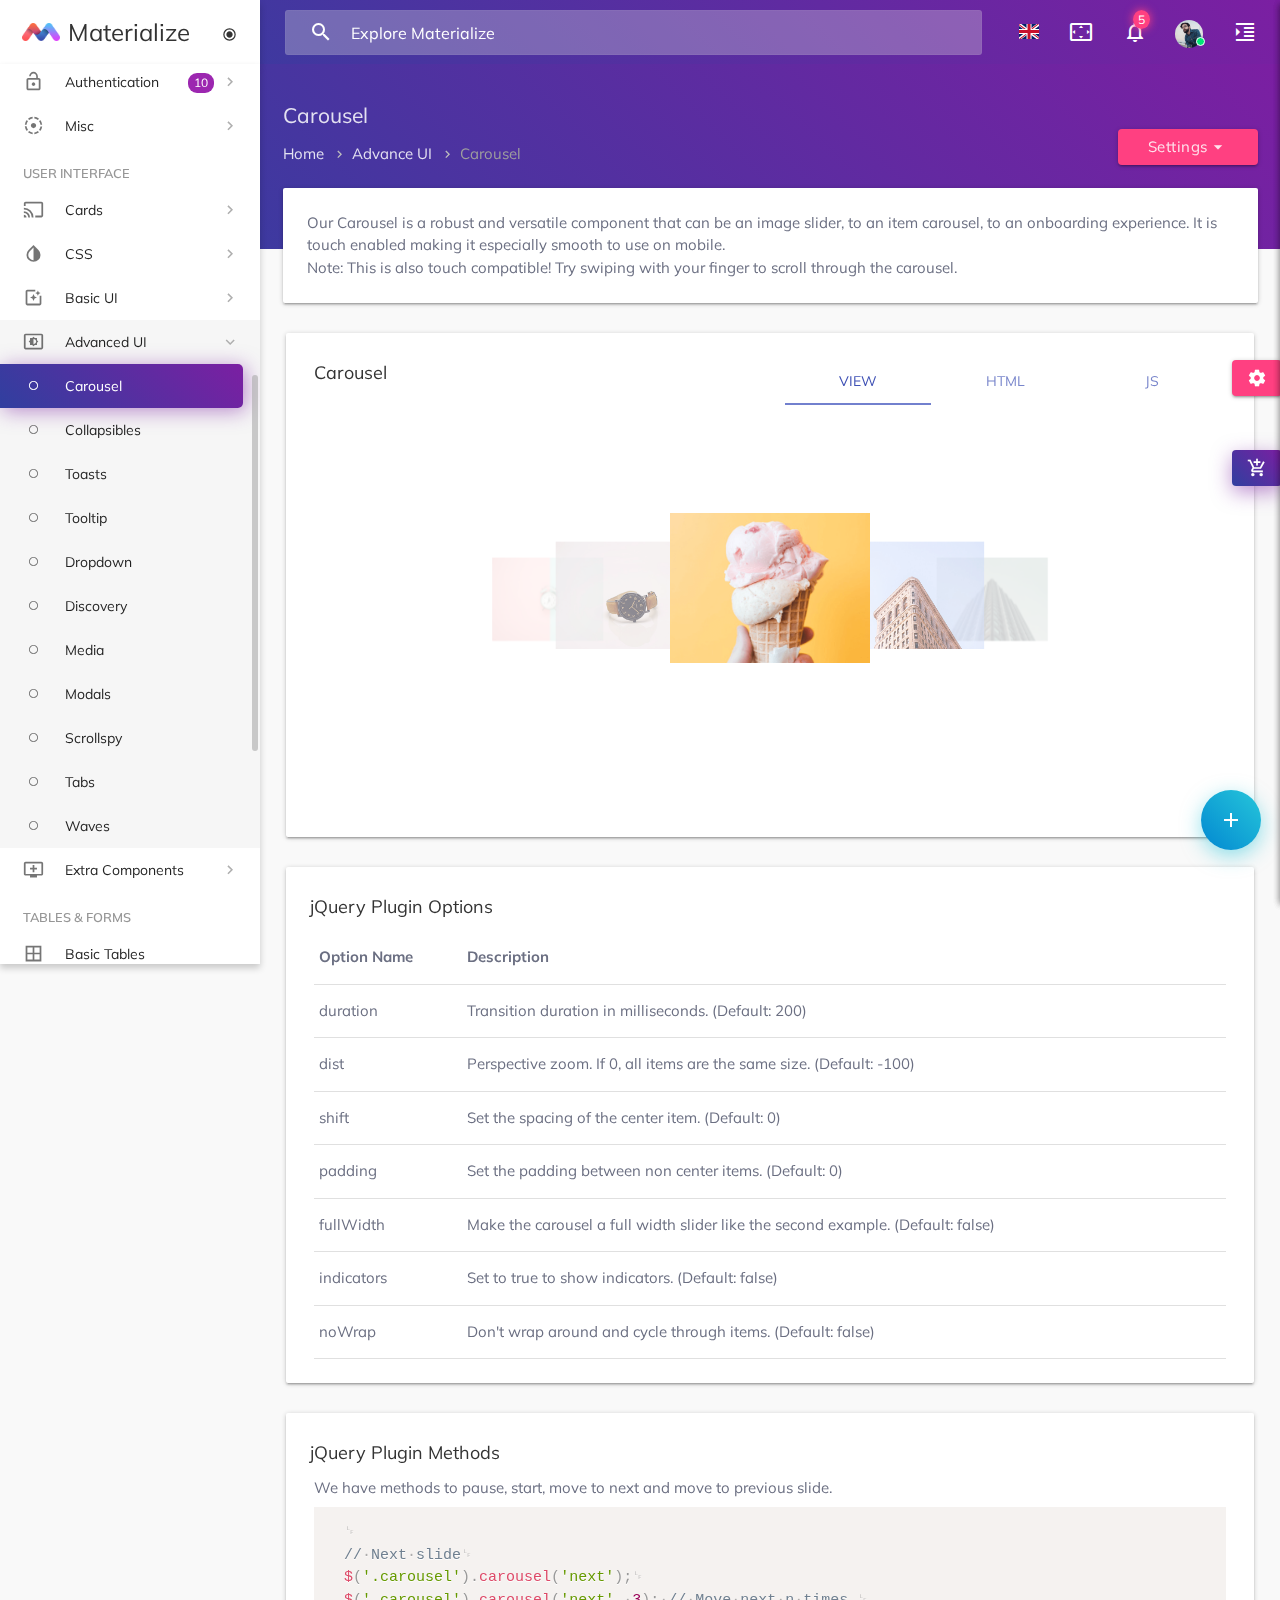
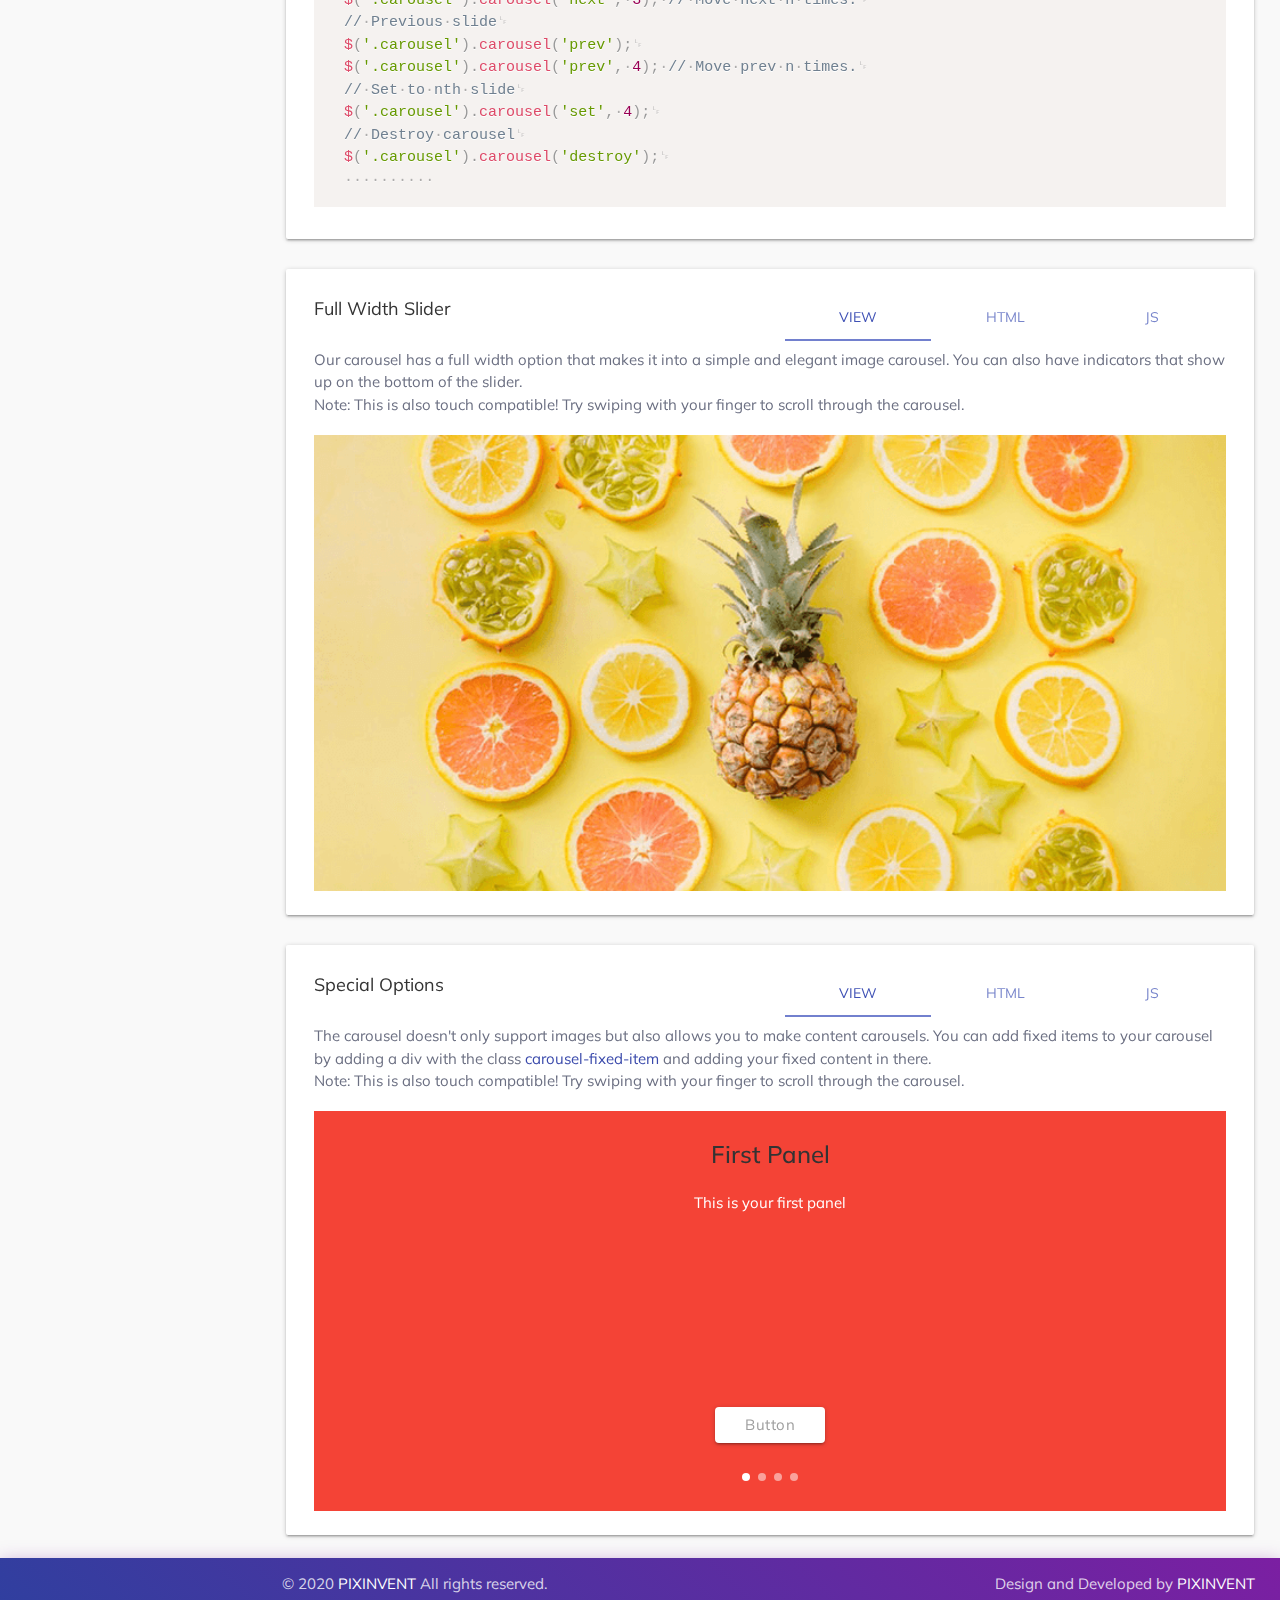
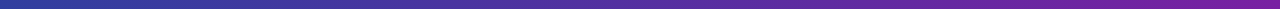
<file: adm/sys/template/advance-ui-carousel.html>
<!DOCTYPE html>
<!--
Template Name: Materialize - Material Design Admin Template
Author: PixInvent
Website: http://www.pixinvent.com/
Contact: hello@pixinvent.com
Follow: www.twitter.com/pixinvents
Like: www.facebook.com/pixinvents
Purchase: https://themeforest.net/item/materialize-material-design-admin-template/11446068?ref=pixinvent
Renew Support: https://themeforest.net/item/materialize-material-design-admin-template/11446068?ref=pixinvent
License: You must have a valid license purchased only from themeforest(the above link) in order to legally use the theme for your project.

-->
<html class="loading" lang="en" data-textdirection="ltr">
  <!-- BEGIN: Head-->
  <head>
    <meta http-equiv="Content-Type" content="text/html; charset=UTF-8">
    <meta http-equiv="X-UA-Compatible" content="IE=edge">
    <meta name="viewport" content="width=device-width, initial-scale=1.0, user-scalable=0, minimal-ui">
    <meta name="description" content="Materialize is a Material Design Admin Template,It's modern, responsive and based on Material Design by Google.">
    <meta name="keywords" content="materialize, admin template, dashboard template, flat admin template, responsive admin template, eCommerce dashboard, analytic dashboard">
    <meta name="author" content="ThemeSelect">
    <title>Carousel | Materialize - Material Design Admin Template</title>
    <link rel="apple-touch-icon" href="../../../app-assets/images/favicon/apple-touch-icon-152x152.png">
    <link rel="shortcut icon" type="image/x-icon" href="../../../app-assets/images/favicon/favicon-32x32.png">
    <link href="https://fonts.googleapis.com/icon?family=Material+Icons" rel="stylesheet">
    <!-- BEGIN: VENDOR CSS-->
    <link rel="stylesheet" type="text/css" href="../../../app-assets/vendors/vendors.min.css">
    <!-- END: VENDOR CSS-->
    <!-- BEGIN: Page Level CSS-->
    <link rel="stylesheet" type="text/css" href="../../../app-assets/css/themes/vertical-modern-menu-template/materialize.css">
    <link rel="stylesheet" type="text/css" href="../../../app-assets/css/themes/vertical-modern-menu-template/style.css">
    <!-- END: Page Level CSS-->
    <!-- BEGIN: Custom CSS-->
    <link rel="stylesheet" type="text/css" href="../../../app-assets/css/custom/custom.css">
    <!-- END: Custom CSS-->
  </head>
  <!-- END: Head-->
  <body class="vertical-layout vertical-menu-collapsible page-header-dark vertical-modern-menu preload-transitions 2-columns   " data-open="click" data-menu="vertical-modern-menu" data-col="2-columns">

    <!-- BEGIN: Header-->
    <header class="page-topbar" id="header">
      <div class="navbar navbar-fixed"> 
        <nav class="navbar-main navbar-color nav-collapsible sideNav-lock navbar-dark gradient-45deg-indigo-purple no-shadow">
          <div class="nav-wrapper">
            <div class="header-search-wrapper hide-on-med-and-down"><i class="material-icons">search</i>
              <input class="header-search-input z-depth-2" type="text" name="Search" placeholder="Explore Materialize" data-search="template-list">
              <ul class="search-list collection display-none"></ul>
            </div>
            <ul class="navbar-list right">
              <li class="dropdown-language"><a class="waves-effect waves-block waves-light translation-button" href="#" data-target="translation-dropdown"><span class="flag-icon flag-icon-gb"></span></a></li>
              <li class="hide-on-med-and-down"><a class="waves-effect waves-block waves-light toggle-fullscreen" href="javascript:void(0);"><i class="material-icons">settings_overscan</i></a></li>
              <li class="hide-on-large-only search-input-wrapper"><a class="waves-effect waves-block waves-light search-button" href="javascript:void(0);"><i class="material-icons">search</i></a></li>
              <li><a class="waves-effect waves-block waves-light notification-button" href="javascript:void(0);" data-target="notifications-dropdown"><i class="material-icons">notifications_none<small class="notification-badge">5</small></i></a></li>
              <li><a class="waves-effect waves-block waves-light profile-button" href="javascript:void(0);" data-target="profile-dropdown"><span class="avatar-status avatar-online"><img src="../../../app-assets/images/avatar/avatar-7.png" alt="avatar"><i></i></span></a></li>
              <li><a class="waves-effect waves-block waves-light sidenav-trigger" href="#" data-target="slide-out-right"><i class="material-icons">format_indent_increase</i></a></li>
            </ul>
            <!-- translation-button-->
            <ul class="dropdown-content" id="translation-dropdown">
              <li class="dropdown-item"><a class="grey-text text-darken-1" href="#!" data-language="en"><i class="flag-icon flag-icon-gb"></i> English</a></li>
              <li class="dropdown-item"><a class="grey-text text-darken-1" href="#!" data-language="fr"><i class="flag-icon flag-icon-fr"></i> French</a></li>
              <li class="dropdown-item"><a class="grey-text text-darken-1" href="#!" data-language="pt"><i class="flag-icon flag-icon-pt"></i> Portuguese</a></li>
              <li class="dropdown-item"><a class="grey-text text-darken-1" href="#!" data-language="de"><i class="flag-icon flag-icon-de"></i> German</a></li>
            </ul>
            <!-- notifications-dropdown-->
            <ul class="dropdown-content" id="notifications-dropdown">
              <li>
                <h6>NOTIFICATIONS<span class="new badge">5</span></h6>
              </li>
              <li class="divider"></li>
              <li><a class="black-text" href="#!"><span class="material-icons icon-bg-circle cyan small">add_shopping_cart</span> A new order has been placed!</a>
                <time class="media-meta grey-text darken-2" datetime="2015-06-12T20:50:48+08:00">2 hours ago</time>
              </li>
              <li><a class="black-text" href="#!"><span class="material-icons icon-bg-circle red small">stars</span> Completed the task</a>
                <time class="media-meta grey-text darken-2" datetime="2015-06-12T20:50:48+08:00">3 days ago</time>
              </li>
              <li><a class="black-text" href="#!"><span class="material-icons icon-bg-circle teal small">settings</span> Settings updated</a>
                <time class="media-meta grey-text darken-2" datetime="2015-06-12T20:50:48+08:00">4 days ago</time>
              </li>
              <li><a class="black-text" href="#!"><span class="material-icons icon-bg-circle deep-orange small">today</span> Director meeting started</a>
                <time class="media-meta grey-text darken-2" datetime="2015-06-12T20:50:48+08:00">6 days ago</time>
              </li>
              <li><a class="black-text" href="#!"><span class="material-icons icon-bg-circle amber small">trending_up</span> Generate monthly report</a>
                <time class="media-meta grey-text darken-2" datetime="2015-06-12T20:50:48+08:00">1 week ago</time>
              </li>
            </ul>
            <!-- profile-dropdown-->
            <ul class="dropdown-content" id="profile-dropdown">
              <li><a class="grey-text text-darken-1" href="user-profile-page.html"><i class="material-icons">person_outline</i> Profile</a></li>
              <li><a class="grey-text text-darken-1" href="app-chat.html"><i class="material-icons">chat_bubble_outline</i> Chat</a></li>
              <li><a class="grey-text text-darken-1" href="page-faq.html"><i class="material-icons">help_outline</i> Help</a></li>
              <li class="divider"></li>
              <li><a class="grey-text text-darken-1" href="user-lock-screen.html"><i class="material-icons">lock_outline</i> Lock</a></li>
              <li><a class="grey-text text-darken-1" href="user-login.html"><i class="material-icons">keyboard_tab</i> Logout</a></li>
            </ul>
          </div>
          <nav class="display-none search-sm">
            <div class="nav-wrapper">
              <form id="navbarForm">
                <div class="input-field search-input-sm">
                  <input class="search-box-sm mb-0" type="search" required="" id="search" placeholder="Explore Materialize" data-search="template-list">
                  <label class="label-icon" for="search"><i class="material-icons search-sm-icon">search</i></label><i class="material-icons search-sm-close">close</i>
                  <ul class="search-list collection search-list-sm display-none"></ul>
                </div>
              </form>
            </div>
          </nav>
        </nav>
      </div>
    </header>
    <!-- END: Header-->
    <ul class="display-none" id="default-search-main">
      <li class="auto-suggestion-title"><a class="collection-item" href="#">
          <h6 class="search-title">FILES</h6></a></li>
      <li class="auto-suggestion"><a class="collection-item" href="#">
          <div class="display-flex">
            <div class="display-flex align-item-center flex-grow-1">
              <div class="avatar"><img src="../../../app-assets/images/icon/pdf-image.png" width="24" height="30" alt="sample image"></div>
              <div class="member-info display-flex flex-column"><span class="black-text">Two new item submitted</span><small class="grey-text">Marketing Manager</small></div>
            </div>
            <div class="status"><small class="grey-text">17kb</small></div>
          </div></a></li>
      <li class="auto-suggestion"><a class="collection-item" href="#">
          <div class="display-flex">
            <div class="display-flex align-item-center flex-grow-1">
              <div class="avatar"><img src="../../../app-assets/images/icon/doc-image.png" width="24" height="30" alt="sample image"></div>
              <div class="member-info display-flex flex-column"><span class="black-text">52 Doc file Generator</span><small class="grey-text">FontEnd Developer</small></div>
            </div>
            <div class="status"><small class="grey-text">550kb</small></div>
          </div></a></li>
      <li class="auto-suggestion"><a class="collection-item" href="#">
          <div class="display-flex">
            <div class="display-flex align-item-center flex-grow-1">
              <div class="avatar"><img src="../../../app-assets/images/icon/xls-image.png" width="24" height="30" alt="sample image"></div>
              <div class="member-info display-flex flex-column"><span class="black-text">25 Xls File Uploaded</span><small class="grey-text">Digital Marketing Manager</small></div>
            </div>
            <div class="status"><small class="grey-text">20kb</small></div>
          </div></a></li>
      <li class="auto-suggestion"><a class="collection-item" href="#">
          <div class="display-flex">
            <div class="display-flex align-item-center flex-grow-1">
              <div class="avatar"><img src="../../../app-assets/images/icon/jpg-image.png" width="24" height="30" alt="sample image"></div>
              <div class="member-info display-flex flex-column"><span class="black-text">Anna Strong</span><small class="grey-text">Web Designer</small></div>
            </div>
            <div class="status"><small class="grey-text">37kb</small></div>
          </div></a></li>
      <li class="auto-suggestion-title"><a class="collection-item" href="#">
          <h6 class="search-title">MEMBERS</h6></a></li>
      <li class="auto-suggestion"><a class="collection-item" href="#">
          <div class="display-flex">
            <div class="display-flex align-item-center flex-grow-1">
              <div class="avatar"><img class="circle" src="../../../app-assets/images/avatar/avatar-7.png" width="30" alt="sample image"></div>
              <div class="member-info display-flex flex-column"><span class="black-text">John Doe</span><small class="grey-text">UI designer</small></div>
            </div>
          </div></a></li>
      <li class="auto-suggestion"><a class="collection-item" href="#">
          <div class="display-flex">
            <div class="display-flex align-item-center flex-grow-1">
              <div class="avatar"><img class="circle" src="../../../app-assets/images/avatar/avatar-8.png" width="30" alt="sample image"></div>
              <div class="member-info display-flex flex-column"><span class="black-text">Michal Clark</span><small class="grey-text">FontEnd Developer</small></div>
            </div>
          </div></a></li>
      <li class="auto-suggestion"><a class="collection-item" href="#">
          <div class="display-flex">
            <div class="display-flex align-item-center flex-grow-1">
              <div class="avatar"><img class="circle" src="../../../app-assets/images/avatar/avatar-10.png" width="30" alt="sample image"></div>
              <div class="member-info display-flex flex-column"><span class="black-text">Milena Gibson</span><small class="grey-text">Digital Marketing</small></div>
            </div>
          </div></a></li>
      <li class="auto-suggestion"><a class="collection-item" href="#">
          <div class="display-flex">
            <div class="display-flex align-item-center flex-grow-1">
              <div class="avatar"><img class="circle" src="../../../app-assets/images/avatar/avatar-12.png" width="30" alt="sample image"></div>
              <div class="member-info display-flex flex-column"><span class="black-text">Anna Strong</span><small class="grey-text">Web Designer</small></div>
            </div>
          </div></a></li>
    </ul>
    <ul class="display-none" id="page-search-title">
      <li class="auto-suggestion-title"><a class="collection-item" href="#">
          <h6 class="search-title">PAGES</h6></a></li>
    </ul>
    <ul class="display-none" id="search-not-found">
      <li class="auto-suggestion"><a class="collection-item display-flex align-items-center" href="#"><span class="material-icons">error_outline</span><span class="member-info">No results found.</span></a></li>
    </ul>



    <!-- BEGIN: SideNav-->
    <aside class="sidenav-main nav-expanded nav-lock nav-collapsible sidenav-light sidenav-active-square">
      <div class="brand-sidebar">
        <h1 class="logo-wrapper"><a class="brand-logo darken-1" href="index.html"><img class="hide-on-med-and-down" src="../../../app-assets/images/logo/materialize-logo-color.png" alt="materialize logo"/><img class="show-on-medium-and-down hide-on-med-and-up" src="../../../app-assets/images/logo/materialize-logo.png" alt="materialize logo"/><span class="logo-text hide-on-med-and-down">Materialize</span></a><a class="navbar-toggler" href="#"><i class="material-icons">radio_button_checked</i></a></h1>
      </div>
      <ul class="sidenav sidenav-collapsible leftside-navigation collapsible sidenav-fixed menu-shadow" id="slide-out" data-menu="menu-navigation" data-collapsible="menu-accordion">
        <li class="bold"><a class="collapsible-header waves-effect waves-cyan " href="JavaScript:void(0)"><i class="material-icons">settings_input_svideo</i><span class="menu-title" data-i18n="Dashboard">Dashboard</span><span class="badge badge pill orange float-right mr-10">3</span></a>
          <div class="collapsible-body">
            <ul class="collapsible collapsible-sub" data-collapsible="accordion">
              <li><a href="dashboard-modern.html"><i class="material-icons">radio_button_unchecked</i><span data-i18n="Modern">Modern</span></a>
              </li>
              <li><a href="dashboard-ecommerce.html"><i class="material-icons">radio_button_unchecked</i><span data-i18n="eCommerce">eCommerce</span></a>
              </li>
              <li><a href="dashboard-analytics.html"><i class="material-icons">radio_button_unchecked</i><span data-i18n="Analytics">Analytics</span></a>
              </li>
            </ul>
          </div>
        </li>
        <li class="bold"><a class="collapsible-header waves-effect waves-cyan " href="JavaScript:void(0)"><i class="material-icons">dvr</i><span class="menu-title" data-i18n="Templates">Templates</span></a>
          <div class="collapsible-body">
            <ul class="collapsible collapsible-sub" data-collapsible="accordion">
              <li><a class="collapsible-header waves-effect waves-cyan" href="JavaScript:void(0)"><i class="material-icons">radio_button_unchecked</i><span data-i18n="Vertical">Vertical</span></a>
                <div class="collapsible-body">
                  <ul class="collapsible" data-collapsible="accordion">
                    <li><a href="../vertical-modern-menu-template/"><i class="material-icons">radio_button_unchecked</i><span data-i18n="Modern Menu">Modern Menu</span></a>
                    </li>
                    <li><a href="../vertical-menu-nav-dark-template/"><i class="material-icons">radio_button_unchecked</i><span data-i18n="Navbar Dark">Navbar Dark</span></a>
                    </li>
                    <li><a href="../vertical-gradient-menu-template/"><i class="material-icons">radio_button_unchecked</i><span data-i18n="Gradient Menu">Gradient Menu</span></a>
                    </li>
                    <li><a href="../vertical-dark-menu-template/"><i class="material-icons">radio_button_unchecked</i><span data-i18n="Dark Menu">Dark Menu</span></a>
                    </li>
                  </ul>
                </div>
              </li>
              <li><a class="collapsible-header waves-effect waves-cyan" href="JavaScript:void(0)"><i class="material-icons">radio_button_unchecked</i><span data-i18n="Horizontal">Horizontal</span></a>
                <div class="collapsible-body">
                  <ul class="collapsible" data-collapsible="accordion">
                    <li><a href="../horizontal-menu-template/"><i class="material-icons">radio_button_unchecked</i><span data-i18n="Horizontal Menu">Horizontal Menu</span></a>
                    </li>
                  </ul>
                </div>
              </li>
            </ul>
          </div>
        </li>
        <li class="navigation-header"><a class="navigation-header-text">Applications</a><i class="navigation-header-icon material-icons">more_horiz</i>
        </li>
        <li class="bold"><a class="waves-effect waves-cyan " href="app-email.html"><i class="material-icons">mail_outline</i><span class="menu-title" data-i18n="Mail">Mail</span><span class="badge new badge pill pink accent-2 float-right mr-2">5</span></a>
        </li>
        <li class="bold"><a class="waves-effect waves-cyan " href="app-chat.html"><i class="material-icons">chat_bubble_outline</i><span class="menu-title" data-i18n="Chat">Chat</span></a>
        </li>
        <li class="bold"><a class="waves-effect waves-cyan " href="app-todo.html"><i class="material-icons">check</i><span class="menu-title" data-i18n="ToDo">ToDo</span></a>
        </li>
        <li class="bold"><a class="waves-effect waves-cyan " href="app-kanban.html"><i class="material-icons">format_list_bulleted</i><span class="menu-title" data-i18n="Kanban">Kanban</span></a>
        </li>
        <li class="bold"><a class="waves-effect waves-cyan " href="app-file-manager.html"><i class="material-icons">content_paste</i><span class="menu-title" data-i18n="File Manager">File manager</span></a>
        </li>
        <li class="bold"><a class="waves-effect waves-cyan " href="app-contacts.html"><i class="material-icons">import_contacts</i><span class="menu-title" data-i18n="Contacts">Contacts</span></a>
        </li>
        <li class="bold"><a class="waves-effect waves-cyan " href="app-calendar.html"><i class="material-icons">today</i><span class="menu-title" data-i18n="Calendar">Calendar</span></a>
        </li>
        <li class="bold"><a class="collapsible-header waves-effect waves-cyan " href="JavaScript:void(0)"><i class="material-icons">receipt</i><span class="menu-title" data-i18n="Invoice">Invoice</span></a>
          <div class="collapsible-body">
            <ul class="collapsible collapsible-sub" data-collapsible="accordion">
              <li><a href="app-invoice-list.html"><i class="material-icons">radio_button_unchecked</i><span data-i18n="Invoice List">Invoice List</span></a>
              </li>
              <li><a href="app-invoice-view.html"><i class="material-icons">radio_button_unchecked</i><span data-i18n="Invoice View">Invoice View</span></a>
              </li>
              <li><a href="app-invoice-edit.html"><i class="material-icons">radio_button_unchecked</i><span data-i18n="Invoice Edit">Invoice Edit</span></a>
              </li>
              <li><a href="app-invoice-add.html"><i class="material-icons">radio_button_unchecked</i><span data-i18n="Invoice Add">Invoice Add</span></a>
              </li>
            </ul>
          </div>
        </li>
        <li class="bold"><a class="collapsible-header waves-effect waves-cyan " href="JavaScript:void(0)"><i class="material-icons">add_shopping_cart</i><span class="menu-title" data-i18n="eCommerce">eCommerce</span></a>
          <div class="collapsible-body">
            <ul class="collapsible collapsible-sub" data-collapsible="accordion">
              <li><a href="eCommerce-products-page.html"><i class="material-icons">radio_button_unchecked</i><span data-i18n="Products Page">Products Page</span></a>
              </li>
              <li><a href="eCommerce-pricing.html"><i class="material-icons">radio_button_unchecked</i><span data-i18n="Pricing">Pricing</span></a>
              </li>
            </ul>
          </div>
        </li>
        <li class="navigation-header"><a class="navigation-header-text">Pages </a><i class="navigation-header-icon material-icons">more_horiz</i>
        </li>
        <li class="bold"><a class="waves-effect waves-cyan " href="user-profile-page.html"><i class="material-icons">person_outline</i><span class="menu-title" data-i18n="User Profile">User Profile</span></a>
        </li>
        <li class="bold"><a class="collapsible-header waves-effect waves-cyan " href="JavaScript:void(0)"><i class="material-icons">content_paste</i><span class="menu-title" data-i18n="Pages">Pages</span></a>
          <div class="collapsible-body">
            <ul class="collapsible collapsible-sub" data-collapsible="accordion">
              <li><a href="page-contact.html"><i class="material-icons">radio_button_unchecked</i><span data-i18n="Contact">Contact</span></a>
              </li>
              <li><a href="page-blog-list.html"><i class="material-icons">radio_button_unchecked</i><span data-i18n="Blog">Blog</span></a>
              </li>
              <li><a href="page-search.html"><i class="material-icons">radio_button_unchecked</i><span data-i18n="Search">Search</span></a>
              </li>
              <li><a href="page-knowledge.html"><i class="material-icons">radio_button_unchecked</i><span data-i18n="Knowledge">Knowledge</span></a>
              </li>
              <li><a href="page-timeline.html"><i class="material-icons">radio_button_unchecked</i><span data-i18n="Timeline">Timeline</span></a>
              </li>
              <li><a href="page-faq.html"><i class="material-icons">radio_button_unchecked</i><span data-i18n="FAQs">FAQs</span></a>
              </li>
              <li><a href="page-account-settings.html"><i class="material-icons">radio_button_unchecked</i><span data-i18n="Account Settings">Account Settings</span></a>
              </li>
              <li><a href="page-blank.html"><i class="material-icons">radio_button_unchecked</i><span data-i18n="Page Blank">Page Blank</span></a>
              </li>
              <li><a href="page-collapse.html"><i class="material-icons">radio_button_unchecked</i><span data-i18n="Page Collapse">Page Collapse</span></a>
              </li>
            </ul>
          </div>
        </li>
        <li class="bold"><a class="collapsible-header waves-effect waves-cyan " href="JavaScript:void(0)"><i class="material-icons">crop_original</i><span class="menu-title" data-i18n="Medias">Medias</span></a>
          <div class="collapsible-body">
            <ul class="collapsible collapsible-sub" data-collapsible="accordion">
              <li><a href="media-gallery-page.html"><i class="material-icons">radio_button_unchecked</i><span data-i18n="Gallery Page">Gallery Page</span></a>
              </li>
              <li><a href="media-hover-effects.html"><i class="material-icons">radio_button_unchecked</i><span data-i18n="Media Hover Effects">Media Hover Effects</span></a>
              </li>
            </ul>
          </div>
        </li>
        <li class="bold"><a class="collapsible-header waves-effect waves-cyan " href="JavaScript:void(0)"><i class="material-icons">face</i><span class="menu-title" data-i18n="User">User</span><span class="badge badge pill purple float-right mr-10">3</span></a>
          <div class="collapsible-body">
            <ul class="collapsible collapsible-sub" data-collapsible="accordion">
              <li><a href="page-users-list.html"><i class="material-icons">radio_button_unchecked</i><span data-i18n="List">List</span></a>
              </li>
              <li><a href="page-users-view.html"><i class="material-icons">radio_button_unchecked</i><span data-i18n="View">View</span></a>
              </li>
              <li><a href="page-users-edit.html"><i class="material-icons">radio_button_unchecked</i><span data-i18n="Edit">Edit</span></a>
              </li>
            </ul>
          </div>
        </li>
        <li class="bold"><a class="collapsible-header waves-effect waves-cyan " href="JavaScript:void(0)"><i class="material-icons">lock_open</i><span class="menu-title" data-i18n="Authentication">Authentication</span><span class="badge badge pill purple float-right mr-10">10</span></a>
          <div class="collapsible-body">
            <ul class="collapsible collapsible-sub" data-collapsible="accordion">
              <li><a href="user-login.html" target="_blank"><i class="material-icons">radio_button_unchecked</i><span data-i18n="Login">Login</span></a>
              </li>
              <li><a href="user-register.html" target="_blank"><i class="material-icons">radio_button_unchecked</i><span data-i18n="Register">Register</span></a>
              </li>
              <li><a href="user-forgot-password.html" target="_blank"><i class="material-icons">radio_button_unchecked</i><span data-i18n="Forgot Password">Forgot Password</span></a>
              </li>
              <li><a href="user-lock-screen.html" target="_blank"><i class="material-icons">radio_button_unchecked</i><span data-i18n="Lock Screen">Lock Screen</span></a>
              </li>
            </ul>
          </div>
        </li>
        <li class="bold"><a class="collapsible-header waves-effect waves-cyan " href="JavaScript:void(0)"><i class="material-icons">filter_tilt_shift</i><span class="menu-title" data-i18n="Misc">Misc</span></a>
          <div class="collapsible-body">
            <ul class="collapsible collapsible-sub" data-collapsible="accordion">
              <li><a href="page-404.html" target="_blank"><i class="material-icons">radio_button_unchecked</i><span data-i18n="404">404</span></a>
              </li>
              <li><a href="page-maintenance.html" target="_blank"><i class="material-icons">radio_button_unchecked</i><span data-i18n="Page Maintenanace">Page Maintenanace</span></a>
              </li>
              <li><a href="page-500.html" target="_blank"><i class="material-icons">radio_button_unchecked</i><span data-i18n="500">500</span></a>
              </li>
            </ul>
          </div>
        </li>
        <li class="navigation-header"><a class="navigation-header-text">User Interface </a><i class="navigation-header-icon material-icons">more_horiz</i>
        </li>
        <li class="bold"><a class="collapsible-header waves-effect waves-cyan " href="JavaScript:void(0)"><i class="material-icons">cast</i><span class="menu-title" data-i18n="Cards">Cards</span></a>
          <div class="collapsible-body">
            <ul class="collapsible collapsible-sub" data-collapsible="accordion">
              <li><a href="cards-basic.html"><i class="material-icons">radio_button_unchecked</i><span data-i18n="Cards">Cards</span></a>
              </li>
              <li><a href="cards-advance.html"><i class="material-icons">radio_button_unchecked</i><span data-i18n="Cards Advance">Cards Advance</span></a>
              </li>
              <li><a href="cards-extended.html"><i class="material-icons">radio_button_unchecked</i><span data-i18n="Cards Extended">Cards Extended</span></a>
              </li>
            </ul>
          </div>
        </li>
        <li class="bold"><a class="collapsible-header waves-effect waves-cyan " href="JavaScript:void(0)"><i class="material-icons">invert_colors</i><span class="menu-title" data-i18n="CSS">CSS</span></a>
          <div class="collapsible-body">
            <ul class="collapsible collapsible-sub" data-collapsible="accordion">
              <li><a href="css-typography.html"><i class="material-icons">radio_button_unchecked</i><span data-i18n="Typograpy">Typograpy</span></a>
              </li>
              <li><a href="css-color.html"><i class="material-icons">radio_button_unchecked</i><span data-i18n="Color">Color</span></a>
              </li>
              <li><a href="css-grid.html"><i class="material-icons">radio_button_unchecked</i><span data-i18n="Grid">Grid</span></a>
              </li>
              <li><a href="css-helpers.html"><i class="material-icons">radio_button_unchecked</i><span data-i18n="Helpers">Helpers</span></a>
              </li>
              <li><a href="css-media.html"><i class="material-icons">radio_button_unchecked</i><span data-i18n="Media">Media</span></a>
              </li>
              <li><a href="css-pulse.html"><i class="material-icons">radio_button_unchecked</i><span data-i18n="Pulse">Pulse</span></a>
              </li>
              <li><a href="css-sass.html"><i class="material-icons">radio_button_unchecked</i><span data-i18n="Sass">Sass</span></a>
              </li>
              <li><a href="css-shadow.html"><i class="material-icons">radio_button_unchecked</i><span data-i18n="Shadow">Shadow</span></a>
              </li>
              <li><a href="css-animations.html"><i class="material-icons">radio_button_unchecked</i><span data-i18n="Animations">Animations</span></a>
              </li>
              <li><a href="css-transitions.html"><i class="material-icons">radio_button_unchecked</i><span data-i18n="Transitions">Transitions</span></a>
              </li>
            </ul>
          </div>
        </li>
        <li class="bold"><a class="collapsible-header waves-effect waves-cyan " href="JavaScript:void(0)"><i class="material-icons">photo_filter</i><span class="menu-title" data-i18n="Basic UI">Basic UI</span></a>
          <div class="collapsible-body">
            <ul class="collapsible collapsible-sub" data-collapsible="accordion">
              <li><a class="collapsible-header waves-effect waves-cyan" href="JavaScript:void(0)"><i class="material-icons">radio_button_unchecked</i><span data-i18n="Buttons">Buttons</span></a>
                <div class="collapsible-body">
                  <ul class="collapsible" data-collapsible="accordion">
                    <li><a href="ui-basic-buttons.html"><i class="material-icons">radio_button_unchecked</i><span data-i18n="Basic">Basic</span></a>
                    </li>
                    <li><a href="ui-extended-buttons.html"><i class="material-icons">radio_button_unchecked</i><span data-i18n="Extended">Extended</span></a>
                    </li>
                  </ul>
                </div>
              </li>
              <li><a href="ui-icons.html"><i class="material-icons">radio_button_unchecked</i><span data-i18n="Icons">Icons</span></a>
              </li>
              <li><a href="ui-alerts.html"><i class="material-icons">radio_button_unchecked</i><span data-i18n="Alerts">Alerts</span></a>
              </li>
              <li><a href="ui-badges.html"><i class="material-icons">radio_button_unchecked</i><span data-i18n="Badges">Badges</span></a>
              </li>
              <li><a href="ui-breadcrumbs.html"><i class="material-icons">radio_button_unchecked</i><span data-i18n="Breadcrumbs">Breadcrumbs</span></a>
              </li>
              <li><a href="ui-chips.html"><i class="material-icons">radio_button_unchecked</i><span data-i18n="Chips">Chips</span></a>
              </li>
              <li><a href="ui-collections.html"><i class="material-icons">radio_button_unchecked</i><span data-i18n="Collections">Collections</span></a>
              </li>
              <li><a href="ui-navbar.html"><i class="material-icons">radio_button_unchecked</i><span data-i18n="Navbar">Navbar</span></a>
              </li>
              <li><a href="ui-pagination.html"><i class="material-icons">radio_button_unchecked</i><span data-i18n="Pagination">Pagination</span></a>
              </li>
              <li><a href="ui-preloader.html"><i class="material-icons">radio_button_unchecked</i><span data-i18n="Preloader">Preloader</span></a>
              </li>
            </ul>
          </div>
        </li>
        <li class="active bold"><a class="collapsible-header waves-effect waves-cyan " href="JavaScript:void(0)"><i class="material-icons">settings_brightness</i><span class="menu-title" data-i18n="Advanced UI">Advanced UI</span></a>
          <div class="collapsible-body">
            <ul class="collapsible collapsible-sub" data-collapsible="accordion">
              <li class="active"><a class="active" href="advance-ui-carousel.html"><i class="material-icons">radio_button_unchecked</i><span data-i18n="Carousel">Carousel</span></a>
              </li>
              <li><a href="advance-ui-collapsibles.html"><i class="material-icons">radio_button_unchecked</i><span data-i18n="Collapsibles">Collapsibles</span></a>
              </li>
              <li><a href="advance-ui-toasts.html"><i class="material-icons">radio_button_unchecked</i><span data-i18n="Toasts">Toasts</span></a>
              </li>
              <li><a href="advance-ui-tooltip.html"><i class="material-icons">radio_button_unchecked</i><span data-i18n="Tooltip">Tooltip</span></a>
              </li>
              <li><a href="advance-ui-dropdown.html"><i class="material-icons">radio_button_unchecked</i><span data-i18n="Dropdown">Dropdown</span></a>
              </li>
              <li><a href="advance-ui-feature-discovery.html"><i class="material-icons">radio_button_unchecked</i><span data-i18n="Discovery">Discovery</span></a>
              </li>
              <li><a href="advance-ui-media.html"><i class="material-icons">radio_button_unchecked</i><span data-i18n="Media">Media</span></a>
              </li>
              <li><a href="advance-ui-modals.html"><i class="material-icons">radio_button_unchecked</i><span data-i18n="Modals">Modals</span></a>
              </li>
              <li><a href="advance-ui-scrollspy.html"><i class="material-icons">radio_button_unchecked</i><span data-i18n="Scrollspy">Scrollspy</span></a>
              </li>
              <li><a href="advance-ui-tabs.html"><i class="material-icons">radio_button_unchecked</i><span data-i18n="Tabs">Tabs</span></a>
              </li>
              <li><a href="advance-ui-waves.html"><i class="material-icons">radio_button_unchecked</i><span data-i18n="Waves">Waves</span></a>
              </li>
            </ul>
          </div>
        </li>
        <li class="bold"><a class="collapsible-header waves-effect waves-cyan " href="JavaScript:void(0)"><i class="material-icons">add_to_queue</i><span class="menu-title" data-i18n="Extra Components">Extra Components</span></a>
          <div class="collapsible-body">
            <ul class="collapsible collapsible-sub" data-collapsible="accordion">
              <li><a href="extra-components-range-slider.html"><i class="material-icons">radio_button_unchecked</i><span data-i18n="Range Slider">Range Slider</span></a>
              </li>
              <li><a href="extra-components-sweetalert.html"><i class="material-icons">radio_button_unchecked</i><span data-i18n="Sweetalert">Sweetalert</span></a>
              </li>
              <li><a href="extra-components-nestable.html"><i class="material-icons">radio_button_unchecked</i><span data-i18n="Nestable">Nestable</span></a>
              </li>
              <li><a href="extra-components-treeview.html"><i class="material-icons">radio_button_unchecked</i><span data-i18n="Treeview">Treeview</span></a>
              </li>
              <li><a href="extra-components-ratings.html"><i class="material-icons">radio_button_unchecked</i><span data-i18n="Ratings">Ratings</span></a>
              </li>
              <li><a href="extra-components-tour.html"><i class="material-icons">radio_button_unchecked</i><span data-i18n="Tour">Tour</span></a>
              </li>
              <li><a href="extra-components-i18n.html"><i class="material-icons">radio_button_unchecked</i><span data-i18n="i18n">i18n</span></a>
              </li>
              <li><a href="extra-components-highlight.html"><i class="material-icons">radio_button_unchecked</i><span data-i18n="Highlight">Highlight</span></a>
              </li>
            </ul>
          </div>
        </li>
        <li class="navigation-header"><a class="navigation-header-text">Tables &amp; Forms </a><i class="navigation-header-icon material-icons">more_horiz</i>
        </li>
        <li class="bold"><a class="waves-effect waves-cyan " href="table-basic.html"><i class="material-icons">border_all</i><span class="menu-title" data-i18n="Basic Tables">Basic Tables</span></a>
        </li>
        <li class="bold"><a class="waves-effect waves-cyan " href="table-data-table.html"><i class="material-icons">grid_on</i><span class="menu-title" data-i18n="Data Tables">Data Tables</span></a>
        </li>
        <li class="bold"><a class="collapsible-header waves-effect waves-cyan " href="JavaScript:void(0)"><i class="material-icons">chrome_reader_mode</i><span class="menu-title" data-i18n="Forms">Forms</span></a>
          <div class="collapsible-body">
            <ul class="collapsible collapsible-sub" data-collapsible="accordion">
              <li><a href="form-elements.html"><i class="material-icons">radio_button_unchecked</i><span data-i18n="Form Elements">Form Elements</span></a>
              </li>
              <li><a href="form-select2.html"><i class="material-icons">radio_button_unchecked</i><span data-i18n="Form Select2">Form Select2</span></a>
              </li>
              <li><a href="form-validation.html"><i class="material-icons">radio_button_unchecked</i><span data-i18n="Form Validation">Form Validation</span></a>
              </li>
              <li><a href="form-masks.html"><i class="material-icons">radio_button_unchecked</i><span data-i18n="Form Masks">Form Masks</span></a>
              </li>
              <li><a href="form-editor.html"><i class="material-icons">radio_button_unchecked</i><span data-i18n="Form Editor">Form Editor</span></a>
              </li>
              <li><a href="form-file-uploads.html"><i class="material-icons">radio_button_unchecked</i><span data-i18n="File Uploads">File Uploads</span></a>
              </li>
            </ul>
          </div>
        </li>
        <li class="bold"><a class="waves-effect waves-cyan " href="form-layouts.html"><i class="material-icons">image_aspect_ratio</i><span class="menu-title" data-i18n="Form Layouts">Form Layouts</span></a>
        </li>
        <li class="bold"><a class="waves-effect waves-cyan " href="form-wizard.html"><i class="material-icons">settings_ethernet</i><span class="menu-title" data-i18n="Form Wizard">Form Wizard</span></a>
        </li>
        <li class="navigation-header"><a class="navigation-header-text">Charts</a><i class="navigation-header-icon material-icons">more_horiz</i>
        </li>
        <li class="bold"><a class="collapsible-header waves-effect waves-cyan " href="JavaScript:void(0)"><i class="material-icons">pie_chart_outlined</i><span class="menu-title" data-i18n="Chart">Chart</span></a>
          <div class="collapsible-body">
            <ul class="collapsible collapsible-sub" data-collapsible="accordion">
              <li><a href="charts-chartjs.html"><i class="material-icons">radio_button_unchecked</i><span data-i18n="ChartJS">ChartJS</span></a>
              </li>
              <li><a href="charts-chartist.html"><i class="material-icons">radio_button_unchecked</i><span data-i18n="Chartist">Chartist</span></a>
              </li>
              <li><a href="charts-sparklines.html"><i class="material-icons">radio_button_unchecked</i><span data-i18n="Sparkline Charts">Sparkline Charts</span></a>
              </li>
            </ul>
          </div>
        </li>
        <li class="navigation-header"><a class="navigation-header-text">Misc </a><i class="navigation-header-icon material-icons">more_horiz</i>
        </li>
        <li class="bold"><a class="collapsible-header waves-effect waves-cyan " href="JavaScript:void(0)"><i class="material-icons">photo_filter</i><span class="menu-title" data-i18n="Menu levels">Menu levels</span></a>
          <div class="collapsible-body">
            <ul class="collapsible collapsible-sub" data-collapsible="accordion">
              <li><a href="JavaScript:void(0)"><i class="material-icons">radio_button_unchecked</i><span data-i18n="Second level">Second level</span></a>
              </li>
              <li><a class="collapsible-header waves-effect waves-cyan" href="JavaScript:void(0)"><i class="material-icons">radio_button_unchecked</i><span data-i18n="Second level child">Second level child</span></a>
                <div class="collapsible-body">
                  <ul class="collapsible" data-collapsible="accordion">
                    <li><a href="JavaScript:void(0)"><i class="material-icons">radio_button_unchecked</i><span data-i18n="Third level">Third level</span></a>
                    </li>
                  </ul>
                </div>
              </li>
            </ul>
          </div>
        </li>
        <li class="bold"><a class="waves-effect waves-cyan " href="https://pixinvent.com/materialize-material-design-admin-template/documentation/index.html" target="_blank"><i class="material-icons">import_contacts</i><span class="menu-title" data-i18n="Documentation">Documentation</span></a>
        </li>
        <li class="bold"><a class="waves-effect waves-cyan " href="https://pixinvent.ticksy.com/" target="_blank"><i class="material-icons">help_outline</i><span class="menu-title" data-i18n="Support">Support</span></a>
        </li>
      </ul>
      <div class="navigation-background"></div><a class="sidenav-trigger btn-sidenav-toggle btn-floating btn-medium waves-effect waves-light hide-on-large-only" href="#" data-target="slide-out"><i class="material-icons">menu</i></a>
    </aside>
    <!-- END: SideNav-->

    <!-- BEGIN: Page Main-->
    <div id="main">
      <div class="row">
        <div class="content-wrapper-before gradient-45deg-indigo-purple"></div>
        <div class="breadcrumbs-dark pb-0 pt-4" id="breadcrumbs-wrapper">
          <!-- Search for small screen-->
          <div class="container">
            <div class="row">
              <div class="col s10 m6 l6">
                <h5 class="breadcrumbs-title mt-0 mb-0"><span>Carousel</span></h5>
                <ol class="breadcrumbs mb-0">
                  <li class="breadcrumb-item"><a href="index.html">Home</a>
                  </li>
                  <li class="breadcrumb-item"><a href="#">Advance UI</a>
                  </li>
                  <li class="breadcrumb-item active">Carousel
                  </li>
                </ol>
              </div>
              <div class="col s2 m6 l6"><a class="btn dropdown-settings waves-effect waves-light breadcrumbs-btn right" href="#!" data-target="dropdown1"><i class="material-icons hide-on-med-and-up">settings</i><span class="hide-on-small-onl">Settings</span><i class="material-icons right">arrow_drop_down</i></a>
                <ul class="dropdown-content" id="dropdown1" tabindex="0">
                  <li tabindex="0"><a class="grey-text text-darken-2" href="user-profile-page.html">Profile<span class="new badge red">2</span></a></li>
                  <li tabindex="0"><a class="grey-text text-darken-2" href="app-contacts.html">Contacts</a></li>
                  <li tabindex="0"><a class="grey-text text-darken-2" href="page-faq.html">FAQ</a></li>
                  <li class="divider" tabindex="-1"></li>
                  <li tabindex="0"><a class="grey-text text-darken-2" href="user-login.html">Logout</a></li>
                </ul>
              </div>
            </div>
          </div>
        </div>
        <div class="col s12">
          <div class="container">
            <div class="section">

  <div class="card">
    <div class="card-content">
      <p class="caption">Our Carousel is a robust and versatile component that can be an image slider, to an item
        carousel, to an onboarding experience. It is touch enabled making it especially smooth to use on mobile.</p>
      <p>Note: This is also touch compatible! Try swiping with your finger to scroll through the carousel.</p>
    </div>
  </div>

  <!--Prefilling Text Inputs-->
  <div class="row">
    <div class="col s12">
      <div id="carousel" class="card card-tabs">
        <div class="card-content">
          <div class="card-title">
            <div class="row">
              <div class="col s12 m6 l6">
                <h4 class="card-title">Carousel</h4>
              </div>
              <div class="col s12 m6 l6">
                <ul class="tabs">
                  <li class="tab col s4 p-0"><a class="active p-0" href="#view-carousel">View</a></li>
                  <li class="tab col s4 p-0"><a class="p-0" href="#html-carousel">Html</a></li>
                  <li class="tab col s4 p-0"><a class="p-0" href="#js-carousel">JS</a></li>
                </ul>
              </div>
            </div>
          </div>
          <div id="view-carousel">
            <div class="row">
              <div class="col s12">
                <div class="carousel">
                  <a class="carousel-item" href="#one!">
                    <img src="../../../app-assets/images/gallery/1.png" alt="">
                  </a>
                  <a class="carousel-item" href="#two!">
                    <img src="../../../app-assets/images/gallery/2.png" alt="">
                  </a>
                  <a class="carousel-item" href="#three!">
                    <img src="../../../app-assets/images/gallery/3.png" alt="">
                  </a>
                  <a class="carousel-item" href="#four!">
                    <img src="../../../app-assets/images/gallery/4.png" alt="">
                  </a>
                  <a class="carousel-item" href="#five!">
                    <img src="../../../app-assets/images/gallery/5.png" alt="">
                  </a>
                </div>
              </div>
            </div>
          </div>
          <div id="html-carousel">
            <pre><code class="language-markup">
&lt;div class="carousel">
  &lt;a class="carousel-item" href="#one!">&lt;img src="https://lorempixel.com/250/250/nature/1">&lt;/a>
  &lt;a class="carousel-item" href="#two!">&lt;img src="https://lorempixel.com/250/250/nature/2">&lt;/a>
  &lt;a class="carousel-item" href="#three!">&lt;img src="https://lorempixel.com/250/250/nature/3">&lt;/a>
  &lt;a class="carousel-item" href="#four!">&lt;img src="https://lorempixel.com/250/250/nature/4">&lt;/a>
  &lt;a class="carousel-item" href="#five!">&lt;img src="https://lorempixel.com/250/250/nature/5">&lt;/a>
&lt;/div>
          </code></pre>
          </div>
          <div id="js-carousel">
            <pre><code class="language-javascript">
  $(document).ready(function(){
    $('.carousel').carousel();
  });
    </code></pre>
          </div>
        </div>
      </div>
    </div>
  </div>

  <!--  Options Section  -->
  <div class="row">
    <div class="col s12 m12 l12">
      <div id="jquery-plugin" class="card card card-default">
        <div class="card-content">
          <h4 class="card-title">jQuery Plugin Options</h4>
          <div class="row">
            <div class="col s12">
              <table class="highlight">
                <thead>
                  <tr>
                    <th>Option Name</th>
                    <th>Description</th>
                  </tr>
                </thead>
                <tbody>
                  <tr>
                    <td>duration</td>
                    <td>Transition duration in milliseconds. (Default: 200)</td>
                  </tr>
                  <tr>
                    <td>dist</td>
                    <td>Perspective zoom. If 0, all items are the same size. (Default: -100)</td>
                  </tr>
                  <tr>
                    <td>shift</td>
                    <td>Set the spacing of the center item. (Default: 0)</td>
                  </tr>
                  <tr>
                    <td>padding</td>
                    <td>Set the padding between non center items. (Default: 0)</td>
                  </tr>
                  <tr>
                    <td>fullWidth</td>
                    <td>Make the carousel a full width slider like the second example. (Default: false)</td>
                  </tr>
                  <tr>
                    <td>indicators</td>
                    <td>Set to true to show indicators. (Default: false)</td>
                  </tr>
                  <tr>
                    <td>noWrap</td>
                    <td>Don't wrap around and cycle through items. (Default: false)</td>
                  </tr>
                </tbody>
              </table>
            </div>
          </div>
        </div>
      </div>
    </div>
  </div>

  <div class="row">
    <div class="col s12 m12 l12">
      <div id="methods" class="card card card-default">
        <div class="card-content">
          <h4 class="card-title">jQuery Plugin Methods</h4>
          <div class="row">
            <div class="col s12">
              <p>We have methods to pause, start, move to next and move to previous slide.</p>
              <pre><code class="language-javascript col s12">
// Next slide
$('.carousel').carousel('next');
$('.carousel').carousel('next', 3); // Move next n times.
// Previous slide
$('.carousel').carousel('prev');
$('.carousel').carousel('prev', 4); // Move prev n times.
// Set to nth slide
$('.carousel').carousel('set', 4);
// Destroy carousel
$('.carousel').carousel('destroy');
          </code></pre>
            </div>
          </div>
        </div>
      </div>
    </div>
  </div>

  <!-- Full Width Slider -->
  <div class="row">
    <div class="col s12">
      <div id="carousel-full-width" class="card card-tabs">
        <div class="card-content">
          <div class="card-title">
            <div class="row">
              <div class="col s12 m6 l6">
                <h4 class="card-title">Full Width Slider</h4>
              </div>
              <div class="col s12 m6 l6">
                <ul class="tabs">
                  <li class="tab col s4 p-0"><a class="active p-0" href="#view-carousel-full-width">View</a></li>
                  <li class="tab col s4 p-0"><a class="p-0" href="#html-carousel-full-width">Html</a></li>
                  <li class="tab col s4 p-0"><a class="p-0" href="#js-carousel-full-width">JS</a></li>
                </ul>
              </div>
            </div>
          </div>
          <div id="view-carousel-full-width">
            <div class="row">
              <div class="col s12 mb-2">
                <p>Our carousel has a full width option that makes it into a simple and elegant image carousel. You can
                  also have indicators that show up on the bottom of the slider.</p>
                <p>Note: This is also touch compatible! Try swiping with your finger to scroll through the carousel.</p>
              </div>
              <div class="col s12">
                <div class="carousel carousel-slider">
                  <a class="carousel-item" href="#one!">
                    <img src="../../../app-assets/images/gallery/28.png" alt="">
                  </a>
                  <a class="carousel-item" href="#two!">
                    <img src="../../../app-assets/images/gallery/29.png" alt="">
                  </a>
                  <a class="carousel-item" href="#three!">
                    <img src="../../../app-assets/images/gallery/30.png" alt="">
                  </a>
                  <a class="carousel-item" href="#four!">
                    <img src="../../../app-assets/images/gallery/31.png" alt="">
                  </a>
                </div>
              </div>
            </div>
          </div>
          <div id="html-carousel-full-width">
            <pre><code class="language-markup">
&lt;div class="carousel carousel-slider">
  &lt;a class="carousel-item" href="#one!">&lt;img src="https://lorempixel.com/800/400/food/1">&lt;/a>
  &lt;a class="carousel-item" href="#two!">&lt;img src="https://lorempixel.com/800/400/food/2">&lt;/a>
  &lt;a class="carousel-item" href="#three!">&lt;img src="https://lorempixel.com/800/400/food/3">&lt;/a>
  &lt;a class="carousel-item" href="#four!">&lt;img src="https://lorempixel.com/800/400/food/4">&lt;/a>
&lt;/div>
  </code></pre>
          </div>
          <div id="js-carousel-full-width">
            <pre><code class="language-javascript">
      $('.carousel.carousel-slider').carousel({fullWidth: true});
    </code></pre>
          </div>
        </div>
      </div>
    </div>
  </div>

  <!-- Special Options -->
  <div class="row">
    <div class="col s12">
      <div id="carousel-special-options" class="card card-tabs">
        <div class="card-content">
          <div class="card-title">
            <div class="row">
              <div class="col s12 m6 l6">
                <h4 class="card-title">Special Options</h4>
              </div>
              <div class="col s12 m6 l6">
                <ul class="tabs">
                  <li class="tab col s4 p-0"><a class="active p-0" href="#view-carousel-carousel-special-options">View</a></li>
                  <li class="tab col s4 p-0"><a class="p-0" href="#html-carousel-special-options">Html</a></li>
                  <li class="tab col s4 p-0"><a class="p-0" href="#js-carousel-special-options">JS</a></li>
                </ul>
              </div>
            </div>
          </div>
          <div id="view-carousel-carousel-special-options">
            <div class="row">
              <div class="col s12 mb-2">
                <p>The carousel doesn't only support images but also allows you to make content carousels. You can add
                  fixed items to your carousel by adding a div with the class <a>carousel-fixed-item</a> and adding
                  your fixed content in there.</p>
                <p>Note: This is also touch compatible! Try swiping with your finger to scroll through the carousel.</p>
              </div>
              <div class="col s12">
                <div class="carousel carousel-slider center carousel-indicators" data-indicators="true">
                  <div class="carousel-fixed-item center">
                    <a class="btn waves-effect white grey-text darken-text-2">button</a>
                  </div>
                  <a class="carousel-item red white-text" href="#one!">
                    <h2>First Panel</h2>
                    <p class="white-text">This is your first panel</p>
                  </a>
                  <a class="carousel-item amber white-text" href="#two!">
                    <h2>Second Panel</h2>
                    <p class="white-text">This is your second panel</p>
                  </a>
                  <a class="carousel-item green white-text" href="#three!">
                    <h2>Third Panel</h2>
                    <p class="white-text">This is your third panel</p>
                  </a>
                  <a class="carousel-item blue white-text" href="#four!">
                    <h2>Fourth Panel</h2>
                    <p class="white-text">This is your fourth panel</p>
                  </a>
                </div>
              </div>
            </div>
          </div>
          <div id="html-carousel-special-options">
            <pre><code class="language-markup">
&lt;div class="carousel carousel-slider center" data-indicators="true">
  &lt;div class="carousel-fixed-item center">
    &lt;a class="btn waves-effect white grey-text darken-text-2">button&lt;/a>
  &lt;/div>
  &lt;div class="carousel-item red white-text" href="#one!">
    &lt;h2>First Panel&lt;/h2>
    &lt;p class="white-text">This is your first panel&lt;/p>
  &lt;/div>
  &lt;div class="carousel-item amber white-text" href="#two!">
    &lt;h2>Second Panel&lt;/h2>
    &lt;p class="white-text">This is your second panel&lt;/p>
  &lt;/div>
  &lt;div class="carousel-item green white-text" href="#three!">
    &lt;h2>Third Panel&lt;/h2>
    &lt;p class="white-text">This is your third panel&lt;/p>
  &lt;/div>
  &lt;div class="carousel-item blue white-text" href="#four!">
    &lt;h2>Fourth Panel&lt;/h2>
    &lt;p class="white-text">This is your fourth panel&lt;/p>
  &lt;/div>
&lt;/div>
  </code></pre>
          </div>
          <div id="js-carousel-special-options">
            <pre><code class="language-javascript">
              $('.carousel.carousel-slider').carousel({
                fullWidth: true,
                indicators: true
              });
  </code></pre>
          </div>
        </div>
      </div>
    </div>
  </div>
</div><!-- START RIGHT SIDEBAR NAV -->
<aside id="right-sidebar-nav">
  <div id="slide-out-right" class="slide-out-right-sidenav sidenav rightside-navigation">
    <div class="row">
      <div class="slide-out-right-title">
        <div class="col s12 border-bottom-1 pb-0 pt-1">
          <div class="row">
            <div class="col s2 pr-0 center">
              <i class="material-icons vertical-text-middle"><a href="#" class="sidenav-close">clear</a></i>
            </div>
            <div class="col s10 pl-0">
              <ul class="tabs">
                <li class="tab col s4 p-0">
                  <a href="#messages" class="active">
                    <span>Messages</span>
                  </a>
                </li>
                <li class="tab col s4 p-0">
                  <a href="#settings">
                    <span>Settings</span>
                  </a>
                </li>
                <li class="tab col s4 p-0">
                  <a href="#activity">
                    <span>Activity</span>
                  </a>
                </li>
              </ul>
            </div>
          </div>
        </div>
      </div>
      <div class="slide-out-right-body row pl-3">
        <div id="messages" class="col s12 pb-0">
          <div class="collection border-none mb-0">
            <input class="header-search-input mt-4 mb-2" type="text" name="Search" placeholder="Search Messages" />
            <ul class="collection right-sidebar-chat p-0 mb-0">
              <li class="collection-item right-sidebar-chat-item sidenav-trigger display-flex avatar pl-5 pb-0"
                data-target="slide-out-chat">
                <span class="avatar-status avatar-online avatar-50"><img
                    src="../../../app-assets/images/avatar/avatar-7.png" alt="avatar" />
                  <i></i>
                </span>
                <div class="user-content">
                  <h6 class="line-height-0">Elizabeth Elliott</h6>
                  <p class="medium-small blue-grey-text text-lighten-3 pt-3">Thank you</p>
                </div>
                <span class="secondary-content medium-small">5.00 AM</span>
              </li>
              <li class="collection-item right-sidebar-chat-item sidenav-trigger display-flex avatar pl-5 pb-0"
                data-target="slide-out-chat">
                <span class="avatar-status avatar-online avatar-50"><img
                    src="../../../app-assets/images/avatar/avatar-1.png" alt="avatar" />
                  <i></i>
                </span>
                <div class="user-content">
                  <h6 class="line-height-0">Mary Adams</h6>
                  <p class="medium-small blue-grey-text text-lighten-3 pt-3">Hello Boo</p>
                </div>
                <span class="secondary-content medium-small">4.14 AM</span>
              </li>
              <li class="collection-item right-sidebar-chat-item sidenav-trigger display-flex avatar pl-5 pb-0"
                data-target="slide-out-chat">
                <span class="avatar-status avatar-off avatar-50"><img
                    src="../../../app-assets/images/avatar/avatar-2.png" alt="avatar" />
                  <i></i>
                </span>
                <div class="user-content">
                  <h6 class="line-height-0">Caleb Richards</h6>
                  <p class="medium-small blue-grey-text text-lighten-3 pt-3">Hello Boo</p>
                </div>
                <span class="secondary-content medium-small">4.14 AM</span>
              </li>
              <li class="collection-item right-sidebar-chat-item sidenav-trigger display-flex avatar pl-5 pb-0"
                data-target="slide-out-chat">
                <span class="avatar-status avatar-online avatar-50"><img
                    src="../../../app-assets/images/avatar/avatar-3.png" alt="avatar" />
                  <i></i>
                </span>
                <div class="user-content">
                  <h6 class="line-height-0">Caleb Richards</h6>
                  <p class="medium-small blue-grey-text text-lighten-3 pt-3">Keny !</p>
                </div>
                <span class="secondary-content medium-small">9.00 PM</span>
              </li>
              <li class="collection-item right-sidebar-chat-item sidenav-trigger display-flex avatar pl-5 pb-0"
                data-target="slide-out-chat">
                <span class="avatar-status avatar-online avatar-50"><img
                    src="../../../app-assets/images/avatar/avatar-4.png" alt="avatar" />
                  <i></i>
                </span>
                <div class="user-content">
                  <h6 class="line-height-0">June Lane</h6>
                  <p class="medium-small blue-grey-text text-lighten-3 pt-3">Ohh God</p>
                </div>
                <span class="secondary-content medium-small">4.14 AM</span>
              </li>
              <li class="collection-item right-sidebar-chat-item sidenav-trigger display-flex avatar pl-5 pb-0"
                data-target="slide-out-chat">
                <span class="avatar-status avatar-off avatar-50"><img
                    src="../../../app-assets/images/avatar/avatar-5.png" alt="avatar" />
                  <i></i>
                </span>
                <div class="user-content">
                  <h6 class="line-height-0">Edward Fletcher</h6>
                  <p class="medium-small blue-grey-text text-lighten-3 pt-3">Love you</p>
                </div>
                <span class="secondary-content medium-small">5.15 PM</span>
              </li>
              <li class="collection-item right-sidebar-chat-item sidenav-trigger display-flex avatar pl-5 pb-0"
                data-target="slide-out-chat">
                <span class="avatar-status avatar-online avatar-50"><img
                    src="../../../app-assets/images/avatar/avatar-6.png" alt="avatar" />
                  <i></i>
                </span>
                <div class="user-content">
                  <h6 class="line-height-0">Crystal Bates</h6>
                  <p class="medium-small blue-grey-text text-lighten-3 pt-3">Can we</p>
                </div>
                <span class="secondary-content medium-small">8.00 AM</span>
              </li>
              <li class="collection-item right-sidebar-chat-item sidenav-trigger display-flex avatar pl-5 pb-0"
                data-target="slide-out-chat">
                <span class="avatar-status avatar-off avatar-50"><img
                    src="../../../app-assets/images/avatar/avatar-7.png" alt="avatar" />
                  <i></i>
                </span>
                <div class="user-content">
                  <h6 class="line-height-0">Nathan Watts</h6>
                  <p class="medium-small blue-grey-text text-lighten-3 pt-3">Great!</p>
                </div>
                <span class="secondary-content medium-small">9.53 PM</span>
              </li>
              <li class="collection-item right-sidebar-chat-item sidenav-trigger display-flex avatar pl-5 pb-0"
                data-target="slide-out-chat">
                <span class="avatar-status avatar-off avatar-50"><img
                    src="../../../app-assets/images/avatar/avatar-8.png" alt="avatar" />
                  <i></i>
                </span>
                <div class="user-content">
                  <h6 class="line-height-0">Willard Wood</h6>
                  <p class="medium-small blue-grey-text text-lighten-3 pt-3">Do it</p>
                </div>
                <span class="secondary-content medium-small">4.20 AM</span>
              </li>
              <li class="collection-item right-sidebar-chat-item sidenav-trigger display-flex avatar pl-5 pb-0"
                data-target="slide-out-chat">
                <span class="avatar-status avatar-online avatar-50"><img
                    src="../../../app-assets/images/avatar/avatar-1.png" alt="avatar" />
                  <i></i>
                </span>
                <div class="user-content">
                  <h6 class="line-height-0">Ronnie Ellis</h6>
                  <p class="medium-small blue-grey-text text-lighten-3 pt-3">Got that</p>
                </div>
                <span class="secondary-content medium-small">5.20 AM</span>
              </li>
              <li class="collection-item right-sidebar-chat-item sidenav-trigger display-flex avatar pl-5 pb-0"
                data-target="slide-out-chat">
                <span class="avatar-status avatar-online avatar-50"><img
                    src="../../../app-assets/images/avatar/avatar-9.png" alt="avatar" />
                  <i></i>
                </span>
                <div class="user-content">
                  <h6 class="line-height-0">Daniel Russell</h6>
                  <p class="medium-small blue-grey-text text-lighten-3 pt-3">Thank you</p>
                </div>
                <span class="secondary-content medium-small">12.00 AM</span>
              </li>
              <li class="collection-item right-sidebar-chat-item sidenav-trigger display-flex avatar pl-5 pb-0"
                data-target="slide-out-chat">
                <span class="avatar-status avatar-off avatar-50"><img
                    src="../../../app-assets/images/avatar/avatar-10.png" alt="avatar" />
                  <i></i>
                </span>
                <div class="user-content">
                  <h6 class="line-height-0">Sarah Graves</h6>
                  <p class="medium-small blue-grey-text text-lighten-3 pt-3">Okay you</p>
                </div>
                <span class="secondary-content medium-small">11.14 PM</span>
              </li>
              <li class="collection-item right-sidebar-chat-item sidenav-trigger display-flex avatar pl-5 pb-0"
                data-target="slide-out-chat">
                <span class="avatar-status avatar-off avatar-50"><img
                    src="../../../app-assets/images/avatar/avatar-11.png" alt="avatar" />
                  <i></i>
                </span>
                <div class="user-content">
                  <h6 class="line-height-0">Andrew Hoffman</h6>
                  <p class="medium-small blue-grey-text text-lighten-3 pt-3">Can do</p>
                </div>
                <span class="secondary-content medium-small">7.30 PM</span>
              </li>
              <li class="collection-item right-sidebar-chat-item sidenav-trigger display-flex avatar pl-5 pb-0"
                data-target="slide-out-chat">
                <span class="avatar-status avatar-online avatar-50"><img
                    src="../../../app-assets/images/avatar/avatar-12.png" alt="avatar" />
                  <i></i>
                </span>
                <div class="user-content">
                  <h6 class="line-height-0">Camila Lynch</h6>
                  <p class="medium-small blue-grey-text text-lighten-3 pt-3">Leave it</p>
                </div>
                <span class="secondary-content medium-small">2.00 PM</span>
              </li>
            </ul>
          </div>
        </div>
        <div id="settings" class="col s12">
          <p class="setting-header mt-8 mb-3 ml-5 font-weight-900">GENERAL SETTINGS</p>
          <ul class="collection border-none">
            <li class="collection-item border-none">
              <div class="m-0">
                <span>Notifications</span>
                <div class="switch right">
                  <label>
                    <input checked type="checkbox" />
                    <span class="lever"></span>
                  </label>
                </div>
              </div>
            </li>
            <li class="collection-item border-none">
              <div class="m-0">
                <span>Show recent activity</span>
                <div class="switch right">
                  <label>
                    <input type="checkbox" />
                    <span class="lever"></span>
                  </label>
                </div>
              </div>
            </li>
            <li class="collection-item border-none">
              <div class="m-0">
                <span>Show recent activity</span>
                <div class="switch right">
                  <label>
                    <input type="checkbox" />
                    <span class="lever"></span>
                  </label>
                </div>
              </div>
            </li>
            <li class="collection-item border-none">
              <div class="m-0">
                <span>Show Task statistics</span>
                <div class="switch right">
                  <label>
                    <input type="checkbox" />
                    <span class="lever"></span>
                  </label>
                </div>
              </div>
            </li>
            <li class="collection-item border-none">
              <div class="m-0">
                <span>Show your emails</span>
                <div class="switch right">
                  <label>
                    <input type="checkbox" />
                    <span class="lever"></span>
                  </label>
                </div>
              </div>
            </li>
            <li class="collection-item border-none">
              <div class="m-0">
                <span>Email Notifications</span>
                <div class="switch right">
                  <label>
                    <input checked type="checkbox" />
                    <span class="lever"></span>
                  </label>
                </div>
              </div>
            </li>
          </ul>
          <p class="setting-header mt-7 mb-3 ml-5 font-weight-900">SYSTEM SETTINGS</p>
          <ul class="collection border-none">
            <li class="collection-item border-none">
              <div class="m-0">
                <span>System Logs</span>
                <div class="switch right">
                  <label>
                    <input type="checkbox" />
                    <span class="lever"></span>
                  </label>
                </div>
              </div>
            </li>
            <li class="collection-item border-none">
              <div class="m-0">
                <span>Error Reporting</span>
                <div class="switch right">
                  <label>
                    <input type="checkbox" />
                    <span class="lever"></span>
                  </label>
                </div>
              </div>
            </li>
            <li class="collection-item border-none">
              <div class="m-0">
                <span>Applications Logs</span>
                <div class="switch right">
                  <label>
                    <input checked type="checkbox" />
                    <span class="lever"></span>
                  </label>
                </div>
              </div>
            </li>
            <li class="collection-item border-none">
              <div class="m-0">
                <span>Backup Servers</span>
                <div class="switch right">
                  <label>
                    <input type="checkbox" />
                    <span class="lever"></span>
                  </label>
                </div>
              </div>
            </li>
            <li class="collection-item border-none">
              <div class="m-0">
                <span>Audit Logs</span>
                <div class="switch right">
                  <label>
                    <input type="checkbox" />
                    <span class="lever"></span>
                  </label>
                </div>
              </div>
            </li>
          </ul>
        </div>
        <div id="activity" class="col s12">
          <div class="activity">
            <p class="mt-5 mb-0 ml-5 font-weight-900">SYSTEM LOGS</p>
            <ul class="widget-timeline mb-0">
              <li class="timeline-items timeline-icon-green active">
                <div class="timeline-time">Today</div>
                <h6 class="timeline-title">Homepage mockup design</h6>
                <p class="timeline-text">Melissa liked your activity.</p>
                <div class="timeline-content orange-text">Important</div>
              </li>
              <li class="timeline-items timeline-icon-cyan active">
                <div class="timeline-time">10 min</div>
                <h6 class="timeline-title">Melissa liked your activity Drinks.</h6>
                <p class="timeline-text">Here are some news feed interactions concepts.</p>
                <div class="timeline-content green-text">Resolved</div>
              </li>
              <li class="timeline-items timeline-icon-red active">
                <div class="timeline-time">30 mins</div>
                <h6 class="timeline-title">12 new users registered</h6>
                <p class="timeline-text">Here are some news feed interactions concepts.</p>
                <div class="timeline-content">
                  <img src="../../../app-assets/images/icon/pdf.png" alt="document" height="30" width="25"
                    class="mr-1">Registration.doc
                </div>
              </li>
              <li class="timeline-items timeline-icon-indigo active">
                <div class="timeline-time">2 Hrs</div>
                <h6 class="timeline-title">Tina is attending your activity</h6>
                <p class="timeline-text">Here are some news feed interactions concepts.</p>
                <div class="timeline-content">
                  <img src="../../../app-assets/images/icon/pdf.png" alt="document" height="30" width="25"
                    class="mr-1">Activity.doc
                </div>
              </li>
              <li class="timeline-items timeline-icon-orange">
                <div class="timeline-time">5 hrs</div>
                <h6 class="timeline-title">Josh is now following you</h6>
                <p class="timeline-text">Here are some news feed interactions concepts.</p>
                <div class="timeline-content red-text">Pending</div>
              </li>
            </ul>
            <p class="mt-5 mb-0 ml-5 font-weight-900">APPLICATIONS LOGS</p>
            <ul class="widget-timeline mb-0">
              <li class="timeline-items timeline-icon-green active">
                <div class="timeline-time">Just now</div>
                <h6 class="timeline-title">New order received urgent</h6>
                <p class="timeline-text">Melissa liked your activity.</p>
                <div class="timeline-content orange-text">Important</div>
              </li>
              <li class="timeline-items timeline-icon-cyan active">
                <div class="timeline-time">05 min</div>
                <h6 class="timeline-title">System shutdown.</h6>
                <p class="timeline-text">Here are some news feed interactions concepts.</p>
                <div class="timeline-content blue-text">Urgent</div>
              </li>
              <li class="timeline-items timeline-icon-red">
                <div class="timeline-time">20 mins</div>
                <h6 class="timeline-title">Database overloaded 89%</h6>
                <p class="timeline-text">Here are some news feed interactions concepts.</p>
                <div class="timeline-content">
                  <img src="../../../app-assets/images/icon/pdf.png" alt="document" height="30" width="25"
                    class="mr-1">Database-log.doc
                </div>
              </li>
            </ul>
            <p class="mt-5 mb-0 ml-5 font-weight-900">SERVER LOGS</p>
            <ul class="widget-timeline mb-0">
              <li class="timeline-items timeline-icon-green active">
                <div class="timeline-time">10 min</div>
                <h6 class="timeline-title">System error</h6>
                <p class="timeline-text">Melissa liked your activity.</p>
                <div class="timeline-content red-text">Error</div>
              </li>
              <li class="timeline-items timeline-icon-cyan">
                <div class="timeline-time">1 min</div>
                <h6 class="timeline-title">Production server down.</h6>
                <p class="timeline-text">Here are some news feed interactions concepts.</p>
                <div class="timeline-content blue-text">Urgent</div>
              </li>
            </ul>
          </div>
        </div>
      </div>
    </div>
  </div>

  <!-- Slide Out Chat -->
  <ul id="slide-out-chat" class="sidenav slide-out-right-sidenav-chat">
    <li class="center-align pt-2 pb-2 sidenav-close chat-head">
      <a href="#!"><i class="material-icons mr-0">chevron_left</i>Elizabeth Elliott</a>
    </li>
    <li class="chat-body">
      <ul class="collection">
        <li class="collection-item display-flex avatar pl-5 pb-0" data-target="slide-out-chat">
          <span class="avatar-status avatar-online avatar-50"><img src="../../../app-assets/images/avatar/avatar-7.png"
              alt="avatar" />
          </span>
          <div class="user-content speech-bubble">
            <p class="medium-small">hello!</p>
          </div>
        </li>
        <li class="collection-item display-flex avatar justify-content-end pl-5 pb-0" data-target="slide-out-chat">
          <div class="user-content speech-bubble-right">
            <p class="medium-small">How can we help? We're here for you!</p>
          </div>
        </li>
        <li class="collection-item display-flex avatar pl-5 pb-0" data-target="slide-out-chat">
          <span class="avatar-status avatar-online avatar-50"><img src="../../../app-assets/images/avatar/avatar-7.png"
              alt="avatar" />
          </span>
          <div class="user-content speech-bubble">
            <p class="medium-small">I am looking for the best admin template.?</p>
          </div>
        </li>
        <li class="collection-item display-flex avatar justify-content-end pl-5 pb-0" data-target="slide-out-chat">
          <div class="user-content speech-bubble-right">
            <p class="medium-small">Materialize admin is the responsive materializecss admin template.</p>
          </div>
        </li>

        <li class="collection-item display-grid width-100 center-align">
          <p>8:20 a.m.</p>
        </li>

        <li class="collection-item display-flex avatar pl-5 pb-0" data-target="slide-out-chat">
          <span class="avatar-status avatar-online avatar-50"><img src="../../../app-assets/images/avatar/avatar-7.png"
              alt="avatar" />
          </span>
          <div class="user-content speech-bubble">
            <p class="medium-small">Ohh! very nice</p>
          </div>
        </li>
        <li class="collection-item display-flex avatar justify-content-end pl-5 pb-0" data-target="slide-out-chat">
          <div class="user-content speech-bubble-right">
            <p class="medium-small">Thank you.</p>
          </div>
        </li>
        <li class="collection-item display-flex avatar pl-5 pb-0" data-target="slide-out-chat">
          <span class="avatar-status avatar-online avatar-50"><img src="../../../app-assets/images/avatar/avatar-7.png"
              alt="avatar" />
          </span>
          <div class="user-content speech-bubble">
            <p class="medium-small">How can I purchase it?</p>
          </div>
        </li>

        <li class="collection-item display-grid width-100 center-align">
          <p>9:00 a.m.</p>
        </li>

        <li class="collection-item display-flex avatar justify-content-end pl-5 pb-0" data-target="slide-out-chat">
          <div class="user-content speech-bubble-right">
            <p class="medium-small">From ThemeForest.</p>
          </div>
        </li>
        <li class="collection-item display-flex avatar justify-content-end pl-5 pb-0" data-target="slide-out-chat">
          <div class="user-content speech-bubble-right">
            <p class="medium-small">Only $24</p>
          </div>
        </li>
        <li class="collection-item display-flex avatar pl-5 pb-0" data-target="slide-out-chat">
          <span class="avatar-status avatar-online avatar-50"><img src="../../../app-assets/images/avatar/avatar-7.png"
              alt="avatar" />
          </span>
          <div class="user-content speech-bubble">
            <p class="medium-small">Ohh! Thank you.</p>
          </div>
        </li>
        <li class="collection-item display-flex avatar pl-5 pb-0" data-target="slide-out-chat">
          <span class="avatar-status avatar-online avatar-50"><img src="../../../app-assets/images/avatar/avatar-7.png"
              alt="avatar" />
          </span>
          <div class="user-content speech-bubble">
            <p class="medium-small">I will purchase it for sure.</p>
          </div>
        </li>
        <li class="collection-item display-flex avatar justify-content-end pl-5 pb-0" data-target="slide-out-chat">
          <div class="user-content speech-bubble-right">
            <p class="medium-small">Great, Feel free to get in touch on</p>
          </div>
        </li>
        <li class="collection-item display-flex avatar justify-content-end pl-5 pb-0" data-target="slide-out-chat">
          <div class="user-content speech-bubble-right">
            <p class="medium-small">https://pixinvent.ticksy.com/</p>
          </div>
        </li>
      </ul>
    </li>
    <li class="center-align chat-footer">
      <form class="col s12" onsubmit="slideOutChat()" action="javascript:void(0);">
        <div class="input-field">
          <input id="icon_prefix" type="text" class="search" />
          <label for="icon_prefix">Type here..</label>
          <a onclick="slideOutChat()"><i class="material-icons prefix">send</i></a>
        </div>
      </form>
    </li>
  </ul>
</aside>
<!-- END RIGHT SIDEBAR NAV --><div style="bottom: 50px; right: 19px;" class="fixed-action-btn direction-top"><a class="btn-floating btn-large gradient-45deg-light-blue-cyan gradient-shadow"><i class="material-icons">add</i></a>
    <ul>
        <li><a href="css-helpers.html" class="btn-floating blue"><i class="material-icons">help_outline</i></a></li>
        <li><a href="cards-extended.html" class="btn-floating green"><i class="material-icons">widgets</i></a></li>
        <li><a href="app-calendar.html" class="btn-floating amber"><i class="material-icons">today</i></a></li>
        <li><a href="app-email.html" class="btn-floating red"><i class="material-icons">mail_outline</i></a></li>
    </ul>
</div>
          </div>
          <div class="content-overlay"></div>
        </div>
      </div>
    </div>
    <!-- END: Page Main-->

    <!-- Theme Customizer -->

<a
   href="#"
   data-target="theme-cutomizer-out"
   class="btn btn-customizer pink accent-2 white-text sidenav-trigger theme-cutomizer-trigger"
   ><i class="material-icons">settings</i></a
>

<div id="theme-cutomizer-out" class="theme-cutomizer sidenav row">
   <div class="col s12">
      <a class="sidenav-close" href="#!"><i class="material-icons">close</i></a>
      <h5 class="theme-cutomizer-title">Theme Customizer</h5>
      <p class="medium-small">Customize & Preview in Real Time</p>
      <div class="menu-options">
         <h6 class="mt-6">Menu Options</h6>
         <hr class="customize-devider" />
         <div class="menu-options-form row">
            <div class="input-field col s12 menu-color mb-0">
               <p class="mt-0">Menu Color</p>
               <div class="gradient-color center-align">
                  <span class="menu-color-option gradient-45deg-indigo-blue" data-color="gradient-45deg-indigo-blue"></span>
                  <span
                     class="menu-color-option gradient-45deg-purple-deep-orange"
                     data-color="gradient-45deg-purple-deep-orange"
                  ></span>
                  <span
                     class="menu-color-option gradient-45deg-light-blue-cyan"
                     data-color="gradient-45deg-light-blue-cyan"
                  ></span>
                  <span
                     class="menu-color-option gradient-45deg-purple-amber"
                     data-color="gradient-45deg-purple-amber"
                  ></span>
                  <span
                     class="menu-color-option gradient-45deg-purple-deep-purple"
                     data-color="gradient-45deg-purple-deep-purple"
                  ></span>
                  <span
                     class="menu-color-option gradient-45deg-deep-orange-orange"
                     data-color="gradient-45deg-deep-orange-orange"
                  ></span>
                  <span class="menu-color-option gradient-45deg-green-teal" data-color="gradient-45deg-green-teal"></span>
                  <span
                     class="menu-color-option gradient-45deg-indigo-light-blue"
                     data-color="gradient-45deg-indigo-light-blue"
                  ></span>
                  <span class="menu-color-option gradient-45deg-red-pink" data-color="gradient-45deg-red-pink"></span>
               </div>
               <div class="solid-color center-align">
                  <span class="menu-color-option red" data-color="red"></span>
                  <span class="menu-color-option purple" data-color="purple"></span>
                  <span class="menu-color-option pink" data-color="pink"></span>
                  <span class="menu-color-option deep-purple" data-color="deep-purple"></span>
                  <span class="menu-color-option cyan" data-color="cyan"></span>
                  <span class="menu-color-option teal" data-color="teal"></span>
                  <span class="menu-color-option light-blue" data-color="light-blue"></span>
                  <span class="menu-color-option amber darken-3" data-color="amber darken-3"></span>
                  <span class="menu-color-option brown darken-2" data-color="brown darken-2"></span>
               </div>
            </div>
            <div class="input-field col s12 menu-bg-color mb-0">
               <p class="mt-0">Menu Background Color</p>
               <div class="gradient-color center-align">
                  <span
                     class="menu-bg-color-option gradient-45deg-indigo-blue"
                     data-color="gradient-45deg-indigo-blue"
                  ></span>
                  <span
                     class="menu-bg-color-option gradient-45deg-purple-deep-orange"
                     data-color="gradient-45deg-purple-deep-orange"
                  ></span>
                  <span
                     class="menu-bg-color-option gradient-45deg-light-blue-cyan"
                     data-color="gradient-45deg-light-blue-cyan"
                  ></span>
                  <span
                     class="menu-bg-color-option gradient-45deg-purple-amber"
                     data-color="gradient-45deg-purple-amber"
                  ></span>
                  <span
                     class="menu-bg-color-option gradient-45deg-purple-deep-purple"
                     data-color="gradient-45deg-purple-deep-purple"
                  ></span>
                  <span
                     class="menu-bg-color-option gradient-45deg-deep-orange-orange"
                     data-color="gradient-45deg-deep-orange-orange"
                  ></span>
                  <span class="menu-bg-color-option gradient-45deg-green-teal" data-color="gradient-45deg-green-teal"></span>
                  <span
                     class="menu-bg-color-option gradient-45deg-indigo-light-blue"
                     data-color="gradient-45deg-indigo-light-blue"
                  ></span>
                  <span class="menu-bg-color-option gradient-45deg-red-pink" data-color="gradient-45deg-red-pink"></span>
               </div>
               <div class="solid-color center-align">
                  <span class="menu-bg-color-option red" data-color="red"></span>
                  <span class="menu-bg-color-option purple" data-color="purple"></span>
                  <span class="menu-bg-color-option pink" data-color="pink"></span>
                  <span class="menu-bg-color-option deep-purple" data-color="deep-purple"></span>
                  <span class="menu-bg-color-option cyan" data-color="cyan"></span>
                  <span class="menu-bg-color-option teal" data-color="teal"></span>
                  <span class="menu-bg-color-option light-blue" data-color="light-blue"></span>
                  <span class="menu-bg-color-option amber darken-3" data-color="amber darken-3"></span>
                  <span class="menu-bg-color-option brown darken-2" data-color="brown darken-2"></span>
               </div>
            </div>
            <div class="input-field col s12">
               <div class="switch">
                  Menu Dark
                  <label class="float-right"
                     ><input class="menu-dark-checkbox" type="checkbox"/> <span class="lever ml-0"></span
                  ></label>
               </div>
            </div>
            <div class="input-field col s12">
               <div class="switch">
                  Menu Collapsed
                  <label class="float-right"
                     ><input class="menu-collapsed-checkbox" type="checkbox"/> <span class="lever ml-0"></span
                  ></label>
               </div>
            </div>
            <div class="input-field col s12">
               <div class="switch">
                  <p class="mt-0">Menu Selection</p>
                  <label>
                     <input
                        class="menu-selection-radio with-gap"
                        value="sidenav-active-square"
                        name="menu-selection"
                        type="radio"
                     />
                     <span>Square</span>
                  </label>
                  <label>
                     <input
                        class="menu-selection-radio with-gap"
                        value="sidenav-active-rounded"
                        name="menu-selection"
                        type="radio"
                     />
                     <span>Rounded</span>
                  </label>
                  <label>
                     <input class="menu-selection-radio with-gap" value="" name="menu-selection" type="radio" />
                     <span>Normal</span>
                  </label>
               </div>
            </div>
         </div>
      </div>
      <h6 class="mt-6">Navbar Options</h6>
      <hr class="customize-devider" />
      <div class="navbar-options row">
         <div class="input-field col s12 navbar-color mb-0">
            <p class="mt-0">Navbar Color</p>
            <div class="gradient-color center-align">
               <span class="navbar-color-option gradient-45deg-indigo-blue" data-color="gradient-45deg-indigo-blue"></span>
               <span
                  class="navbar-color-option gradient-45deg-purple-deep-orange"
                  data-color="gradient-45deg-purple-deep-orange"
               ></span>
               <span
                  class="navbar-color-option gradient-45deg-light-blue-cyan"
                  data-color="gradient-45deg-light-blue-cyan"
               ></span>
               <span class="navbar-color-option gradient-45deg-purple-amber" data-color="gradient-45deg-purple-amber"></span>
               <span
                  class="navbar-color-option gradient-45deg-purple-deep-purple"
                  data-color="gradient-45deg-purple-deep-purple"
               ></span>
               <span
                  class="navbar-color-option gradient-45deg-deep-orange-orange"
                  data-color="gradient-45deg-deep-orange-orange"
               ></span>
               <span class="navbar-color-option gradient-45deg-green-teal" data-color="gradient-45deg-green-teal"></span>
               <span
                  class="navbar-color-option gradient-45deg-indigo-light-blue"
                  data-color="gradient-45deg-indigo-light-blue"
               ></span>
               <span class="navbar-color-option gradient-45deg-red-pink" data-color="gradient-45deg-red-pink"></span>
            </div>
            <div class="solid-color center-align">
               <span class="navbar-color-option red" data-color="red"></span>
               <span class="navbar-color-option purple" data-color="purple"></span>
               <span class="navbar-color-option pink" data-color="pink"></span>
               <span class="navbar-color-option deep-purple" data-color="deep-purple"></span>
               <span class="navbar-color-option cyan" data-color="cyan"></span>
               <span class="navbar-color-option teal" data-color="teal"></span>
               <span class="navbar-color-option light-blue" data-color="light-blue"></span>
               <span class="navbar-color-option amber darken-3" data-color="amber darken-3"></span>
               <span class="navbar-color-option brown darken-2" data-color="brown darken-2"></span>
            </div>
         </div>
         <div class="input-field col s12">
            <div class="switch">
               Navbar Dark
               <label class="float-right"
                  ><input class="navbar-dark-checkbox" type="checkbox"/> <span class="lever ml-0"></span
               ></label>
            </div>
         </div>
         <div class="input-field col s12">
            <div class="switch">
               Navbar Fixed
               <label class="float-right"
                  ><input class="navbar-fixed-checkbox" type="checkbox" checked/> <span class="lever ml-0"></span
               ></label>
            </div>
         </div>
      </div>
      <h6 class="mt-6">Footer Options</h6>
      <hr class="customize-devider" />
      <div class="navbar-options row">
         <div class="input-field col s12">
            <div class="switch">
               Footer Dark
               <label class="float-right"
                  ><input class="footer-dark-checkbox" type="checkbox"/> <span class="lever ml-0"></span
               ></label>
            </div>
         </div>
         <div class="input-field col s12">
            <div class="switch">
               Footer Fixed
               <label class="float-right"
                  ><input class="footer-fixed-checkbox" type="checkbox"/> <span class="lever ml-0"></span
               ></label>
            </div>
         </div>
      </div>
   </div>
</div>
<!--/ Theme Customizer -->

<a
   href="https://1.envato.market/materialize_admin"
   target="_blank"
   class="btn btn-buy-now gradient-45deg-indigo-purple gradient-shadow white-text tooltipped buy-now-animated tada"
   data-position="left"
   data-tooltip="Buy Now!"
   ><i class="material-icons">add_shopping_cart</i></a
>
    
    <!-- BEGIN: Footer-->

    <footer class="page-footer footer footer-static footer-dark gradient-45deg-indigo-purple gradient-shadow navbar-border navbar-shadow">
      <div class="footer-copyright">
        <div class="container"><span>&copy; 2020          <a href="http://themeforest.net/user/pixinvent/portfolio?ref=pixinvent" target="_blank">PIXINVENT</a> All rights reserved.</span><span class="right hide-on-small-only">Design and Developed by <a href="https://pixinvent.com/">PIXINVENT</a></span></div>
      </div>
    </footer>

    <!-- END: Footer-->
    <!-- BEGIN VENDOR JS-->
    <script src="../../../app-assets/js/vendors.min.js"></script>
    <!-- BEGIN VENDOR JS-->
    <!-- BEGIN PAGE VENDOR JS-->
    <!-- END PAGE VENDOR JS-->
    <!-- BEGIN THEME  JS-->
    <script src="../../../app-assets/js/plugins.js"></script>
    <script src="../../../app-assets/js/search.js"></script>
    <script src="../../../app-assets/js/custom/custom-script.js"></script>
    <script src="../../../app-assets/js/scripts/customizer.js"></script>
    <!-- END THEME  JS-->
    <!-- BEGIN PAGE LEVEL JS-->
    <script src="../../../app-assets/js/scripts/advance-ui-carousel.js"></script>
    <!-- END PAGE LEVEL JS-->
  </body>
</html>
</file>
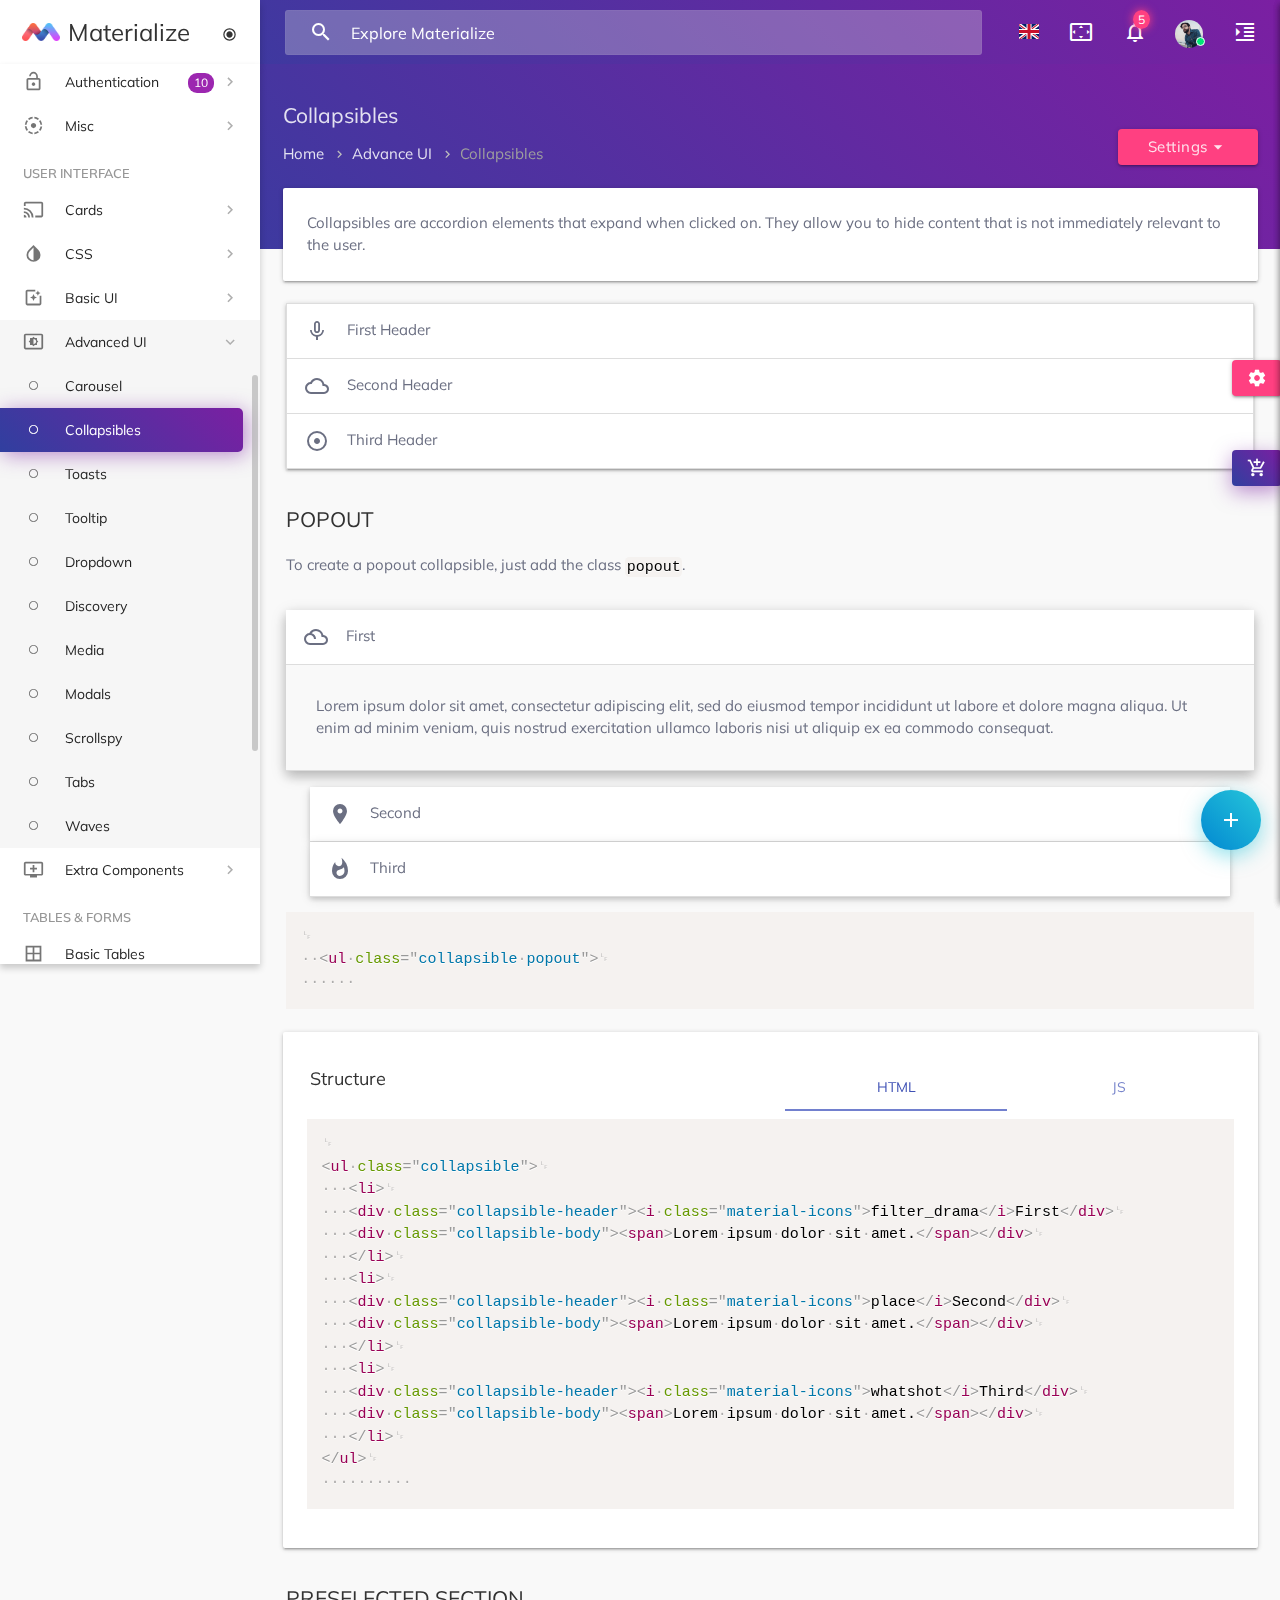
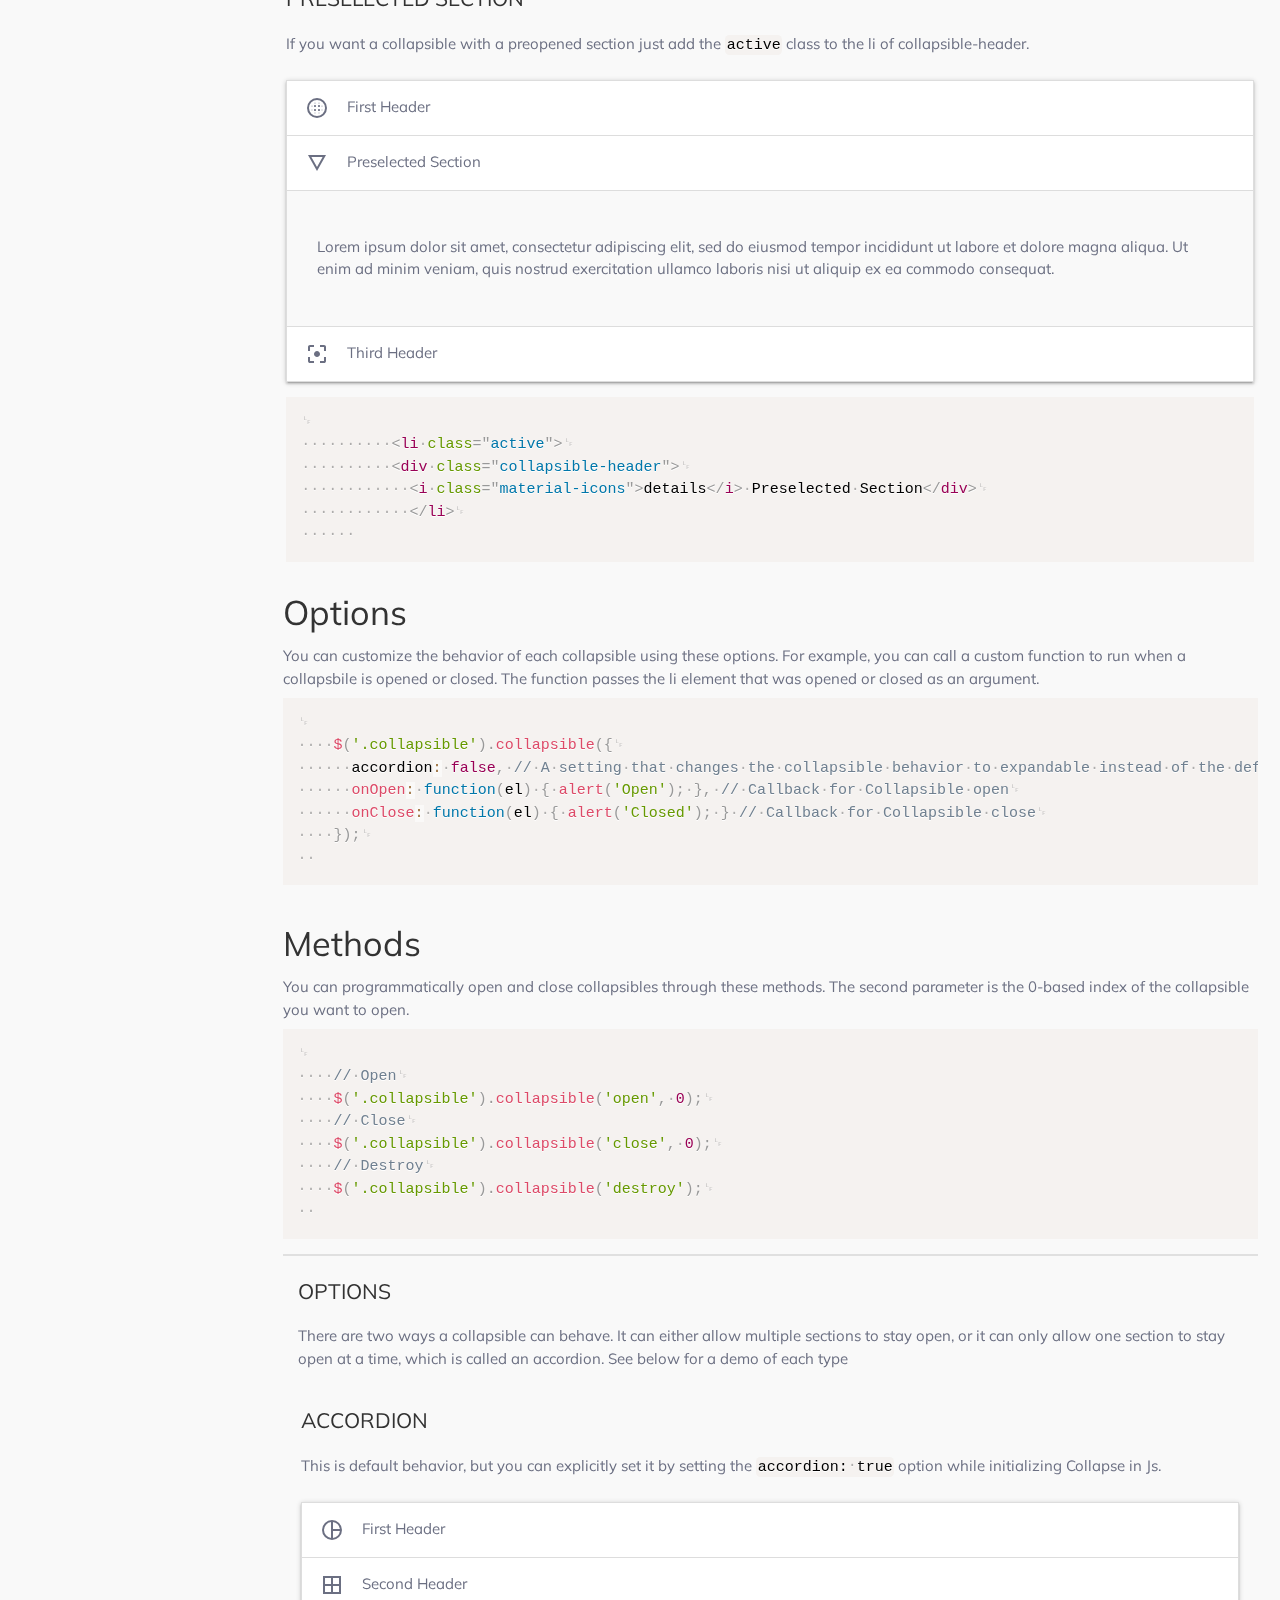
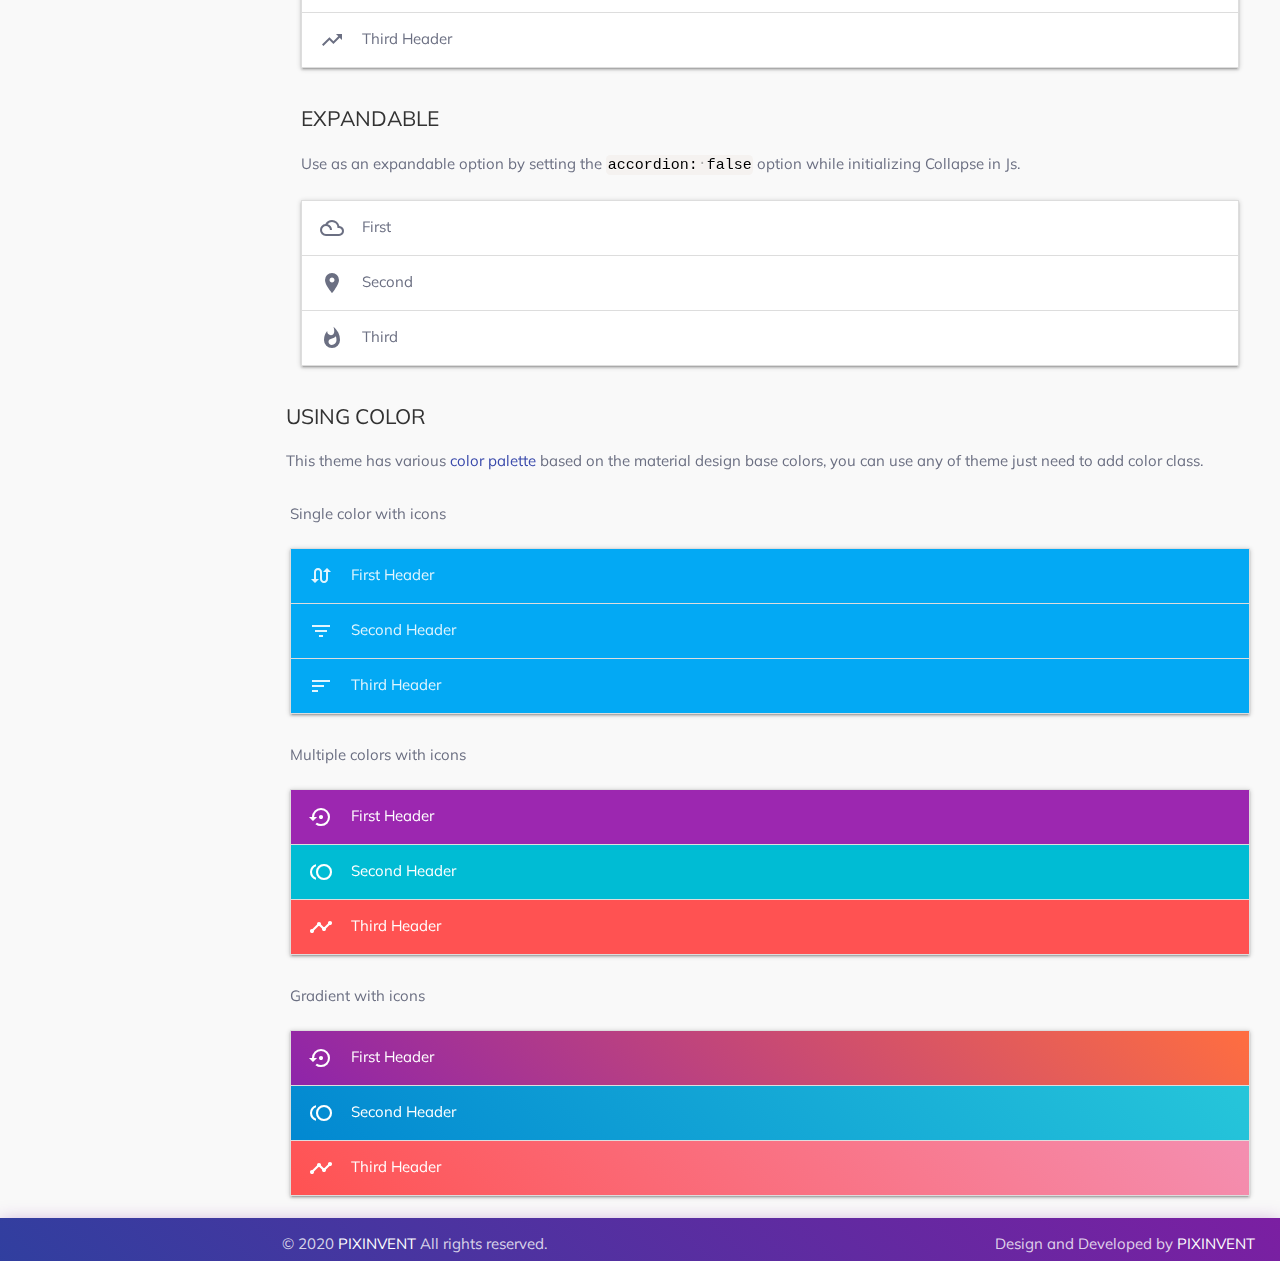
<file: adm/sys/template/advance-ui-collapsibles.html>
<!DOCTYPE html>
<!--
Template Name: Materialize - Material Design Admin Template
Author: PixInvent
Website: http://www.pixinvent.com/
Contact: hello@pixinvent.com
Follow: www.twitter.com/pixinvents
Like: www.facebook.com/pixinvents
Purchase: https://themeforest.net/item/materialize-material-design-admin-template/11446068?ref=pixinvent
Renew Support: https://themeforest.net/item/materialize-material-design-admin-template/11446068?ref=pixinvent
License: You must have a valid license purchased only from themeforest(the above link) in order to legally use the theme for your project.

-->
<html class="loading" lang="en" data-textdirection="ltr">
  <!-- BEGIN: Head-->
  <head>
    <meta http-equiv="Content-Type" content="text/html; charset=UTF-8">
    <meta http-equiv="X-UA-Compatible" content="IE=edge">
    <meta name="viewport" content="width=device-width, initial-scale=1.0, user-scalable=0, minimal-ui">
    <meta name="description" content="Materialize is a Material Design Admin Template,It's modern, responsive and based on Material Design by Google.">
    <meta name="keywords" content="materialize, admin template, dashboard template, flat admin template, responsive admin template, eCommerce dashboard, analytic dashboard">
    <meta name="author" content="ThemeSelect">
    <title>Collapsibles | Materialize - Material Design Admin Template</title>
    <link rel="apple-touch-icon" href="../../../app-assets/images/favicon/apple-touch-icon-152x152.png">
    <link rel="shortcut icon" type="image/x-icon" href="../../../app-assets/images/favicon/favicon-32x32.png">
    <link href="https://fonts.googleapis.com/icon?family=Material+Icons" rel="stylesheet">
    <!-- BEGIN: VENDOR CSS-->
    <link rel="stylesheet" type="text/css" href="../../../app-assets/vendors/vendors.min.css">
    <!-- END: VENDOR CSS-->
    <!-- BEGIN: Page Level CSS-->
    <link rel="stylesheet" type="text/css" href="../../../app-assets/css/themes/vertical-modern-menu-template/materialize.css">
    <link rel="stylesheet" type="text/css" href="../../../app-assets/css/themes/vertical-modern-menu-template/style.css">
    <!-- END: Page Level CSS-->
    <!-- BEGIN: Custom CSS-->
    <link rel="stylesheet" type="text/css" href="../../../app-assets/css/custom/custom.css">
    <!-- END: Custom CSS-->
  </head>
  <!-- END: Head-->
  <body class="vertical-layout vertical-menu-collapsible page-header-dark vertical-modern-menu preload-transitions 2-columns   " data-open="click" data-menu="vertical-modern-menu" data-col="2-columns">

    <!-- BEGIN: Header-->
    <header class="page-topbar" id="header">
      <div class="navbar navbar-fixed"> 
        <nav class="navbar-main navbar-color nav-collapsible sideNav-lock navbar-dark gradient-45deg-indigo-purple no-shadow">
          <div class="nav-wrapper">
            <div class="header-search-wrapper hide-on-med-and-down"><i class="material-icons">search</i>
              <input class="header-search-input z-depth-2" type="text" name="Search" placeholder="Explore Materialize" data-search="template-list">
              <ul class="search-list collection display-none"></ul>
            </div>
            <ul class="navbar-list right">
              <li class="dropdown-language"><a class="waves-effect waves-block waves-light translation-button" href="#" data-target="translation-dropdown"><span class="flag-icon flag-icon-gb"></span></a></li>
              <li class="hide-on-med-and-down"><a class="waves-effect waves-block waves-light toggle-fullscreen" href="javascript:void(0);"><i class="material-icons">settings_overscan</i></a></li>
              <li class="hide-on-large-only search-input-wrapper"><a class="waves-effect waves-block waves-light search-button" href="javascript:void(0);"><i class="material-icons">search</i></a></li>
              <li><a class="waves-effect waves-block waves-light notification-button" href="javascript:void(0);" data-target="notifications-dropdown"><i class="material-icons">notifications_none<small class="notification-badge">5</small></i></a></li>
              <li><a class="waves-effect waves-block waves-light profile-button" href="javascript:void(0);" data-target="profile-dropdown"><span class="avatar-status avatar-online"><img src="../../../app-assets/images/avatar/avatar-7.png" alt="avatar"><i></i></span></a></li>
              <li><a class="waves-effect waves-block waves-light sidenav-trigger" href="#" data-target="slide-out-right"><i class="material-icons">format_indent_increase</i></a></li>
            </ul>
            <!-- translation-button-->
            <ul class="dropdown-content" id="translation-dropdown">
              <li class="dropdown-item"><a class="grey-text text-darken-1" href="#!" data-language="en"><i class="flag-icon flag-icon-gb"></i> English</a></li>
              <li class="dropdown-item"><a class="grey-text text-darken-1" href="#!" data-language="fr"><i class="flag-icon flag-icon-fr"></i> French</a></li>
              <li class="dropdown-item"><a class="grey-text text-darken-1" href="#!" data-language="pt"><i class="flag-icon flag-icon-pt"></i> Portuguese</a></li>
              <li class="dropdown-item"><a class="grey-text text-darken-1" href="#!" data-language="de"><i class="flag-icon flag-icon-de"></i> German</a></li>
            </ul>
            <!-- notifications-dropdown-->
            <ul class="dropdown-content" id="notifications-dropdown">
              <li>
                <h6>NOTIFICATIONS<span class="new badge">5</span></h6>
              </li>
              <li class="divider"></li>
              <li><a class="black-text" href="#!"><span class="material-icons icon-bg-circle cyan small">add_shopping_cart</span> A new order has been placed!</a>
                <time class="media-meta grey-text darken-2" datetime="2015-06-12T20:50:48+08:00">2 hours ago</time>
              </li>
              <li><a class="black-text" href="#!"><span class="material-icons icon-bg-circle red small">stars</span> Completed the task</a>
                <time class="media-meta grey-text darken-2" datetime="2015-06-12T20:50:48+08:00">3 days ago</time>
              </li>
              <li><a class="black-text" href="#!"><span class="material-icons icon-bg-circle teal small">settings</span> Settings updated</a>
                <time class="media-meta grey-text darken-2" datetime="2015-06-12T20:50:48+08:00">4 days ago</time>
              </li>
              <li><a class="black-text" href="#!"><span class="material-icons icon-bg-circle deep-orange small">today</span> Director meeting started</a>
                <time class="media-meta grey-text darken-2" datetime="2015-06-12T20:50:48+08:00">6 days ago</time>
              </li>
              <li><a class="black-text" href="#!"><span class="material-icons icon-bg-circle amber small">trending_up</span> Generate monthly report</a>
                <time class="media-meta grey-text darken-2" datetime="2015-06-12T20:50:48+08:00">1 week ago</time>
              </li>
            </ul>
            <!-- profile-dropdown-->
            <ul class="dropdown-content" id="profile-dropdown">
              <li><a class="grey-text text-darken-1" href="user-profile-page.html"><i class="material-icons">person_outline</i> Profile</a></li>
              <li><a class="grey-text text-darken-1" href="app-chat.html"><i class="material-icons">chat_bubble_outline</i> Chat</a></li>
              <li><a class="grey-text text-darken-1" href="page-faq.html"><i class="material-icons">help_outline</i> Help</a></li>
              <li class="divider"></li>
              <li><a class="grey-text text-darken-1" href="user-lock-screen.html"><i class="material-icons">lock_outline</i> Lock</a></li>
              <li><a class="grey-text text-darken-1" href="user-login.html"><i class="material-icons">keyboard_tab</i> Logout</a></li>
            </ul>
          </div>
          <nav class="display-none search-sm">
            <div class="nav-wrapper">
              <form id="navbarForm">
                <div class="input-field search-input-sm">
                  <input class="search-box-sm mb-0" type="search" required="" id="search" placeholder="Explore Materialize" data-search="template-list">
                  <label class="label-icon" for="search"><i class="material-icons search-sm-icon">search</i></label><i class="material-icons search-sm-close">close</i>
                  <ul class="search-list collection search-list-sm display-none"></ul>
                </div>
              </form>
            </div>
          </nav>
        </nav>
      </div>
    </header>
    <!-- END: Header-->
    <ul class="display-none" id="default-search-main">
      <li class="auto-suggestion-title"><a class="collection-item" href="#">
          <h6 class="search-title">FILES</h6></a></li>
      <li class="auto-suggestion"><a class="collection-item" href="#">
          <div class="display-flex">
            <div class="display-flex align-item-center flex-grow-1">
              <div class="avatar"><img src="../../../app-assets/images/icon/pdf-image.png" width="24" height="30" alt="sample image"></div>
              <div class="member-info display-flex flex-column"><span class="black-text">Two new item submitted</span><small class="grey-text">Marketing Manager</small></div>
            </div>
            <div class="status"><small class="grey-text">17kb</small></div>
          </div></a></li>
      <li class="auto-suggestion"><a class="collection-item" href="#">
          <div class="display-flex">
            <div class="display-flex align-item-center flex-grow-1">
              <div class="avatar"><img src="../../../app-assets/images/icon/doc-image.png" width="24" height="30" alt="sample image"></div>
              <div class="member-info display-flex flex-column"><span class="black-text">52 Doc file Generator</span><small class="grey-text">FontEnd Developer</small></div>
            </div>
            <div class="status"><small class="grey-text">550kb</small></div>
          </div></a></li>
      <li class="auto-suggestion"><a class="collection-item" href="#">
          <div class="display-flex">
            <div class="display-flex align-item-center flex-grow-1">
              <div class="avatar"><img src="../../../app-assets/images/icon/xls-image.png" width="24" height="30" alt="sample image"></div>
              <div class="member-info display-flex flex-column"><span class="black-text">25 Xls File Uploaded</span><small class="grey-text">Digital Marketing Manager</small></div>
            </div>
            <div class="status"><small class="grey-text">20kb</small></div>
          </div></a></li>
      <li class="auto-suggestion"><a class="collection-item" href="#">
          <div class="display-flex">
            <div class="display-flex align-item-center flex-grow-1">
              <div class="avatar"><img src="../../../app-assets/images/icon/jpg-image.png" width="24" height="30" alt="sample image"></div>
              <div class="member-info display-flex flex-column"><span class="black-text">Anna Strong</span><small class="grey-text">Web Designer</small></div>
            </div>
            <div class="status"><small class="grey-text">37kb</small></div>
          </div></a></li>
      <li class="auto-suggestion-title"><a class="collection-item" href="#">
          <h6 class="search-title">MEMBERS</h6></a></li>
      <li class="auto-suggestion"><a class="collection-item" href="#">
          <div class="display-flex">
            <div class="display-flex align-item-center flex-grow-1">
              <div class="avatar"><img class="circle" src="../../../app-assets/images/avatar/avatar-7.png" width="30" alt="sample image"></div>
              <div class="member-info display-flex flex-column"><span class="black-text">John Doe</span><small class="grey-text">UI designer</small></div>
            </div>
          </div></a></li>
      <li class="auto-suggestion"><a class="collection-item" href="#">
          <div class="display-flex">
            <div class="display-flex align-item-center flex-grow-1">
              <div class="avatar"><img class="circle" src="../../../app-assets/images/avatar/avatar-8.png" width="30" alt="sample image"></div>
              <div class="member-info display-flex flex-column"><span class="black-text">Michal Clark</span><small class="grey-text">FontEnd Developer</small></div>
            </div>
          </div></a></li>
      <li class="auto-suggestion"><a class="collection-item" href="#">
          <div class="display-flex">
            <div class="display-flex align-item-center flex-grow-1">
              <div class="avatar"><img class="circle" src="../../../app-assets/images/avatar/avatar-10.png" width="30" alt="sample image"></div>
              <div class="member-info display-flex flex-column"><span class="black-text">Milena Gibson</span><small class="grey-text">Digital Marketing</small></div>
            </div>
          </div></a></li>
      <li class="auto-suggestion"><a class="collection-item" href="#">
          <div class="display-flex">
            <div class="display-flex align-item-center flex-grow-1">
              <div class="avatar"><img class="circle" src="../../../app-assets/images/avatar/avatar-12.png" width="30" alt="sample image"></div>
              <div class="member-info display-flex flex-column"><span class="black-text">Anna Strong</span><small class="grey-text">Web Designer</small></div>
            </div>
          </div></a></li>
    </ul>
    <ul class="display-none" id="page-search-title">
      <li class="auto-suggestion-title"><a class="collection-item" href="#">
          <h6 class="search-title">PAGES</h6></a></li>
    </ul>
    <ul class="display-none" id="search-not-found">
      <li class="auto-suggestion"><a class="collection-item display-flex align-items-center" href="#"><span class="material-icons">error_outline</span><span class="member-info">No results found.</span></a></li>
    </ul>



    <!-- BEGIN: SideNav-->
    <aside class="sidenav-main nav-expanded nav-lock nav-collapsible sidenav-light sidenav-active-square">
      <div class="brand-sidebar">
        <h1 class="logo-wrapper"><a class="brand-logo darken-1" href="index.html"><img class="hide-on-med-and-down" src="../../../app-assets/images/logo/materialize-logo-color.png" alt="materialize logo"/><img class="show-on-medium-and-down hide-on-med-and-up" src="../../../app-assets/images/logo/materialize-logo.png" alt="materialize logo"/><span class="logo-text hide-on-med-and-down">Materialize</span></a><a class="navbar-toggler" href="#"><i class="material-icons">radio_button_checked</i></a></h1>
      </div>
      <ul class="sidenav sidenav-collapsible leftside-navigation collapsible sidenav-fixed menu-shadow" id="slide-out" data-menu="menu-navigation" data-collapsible="menu-accordion">
        <li class="bold"><a class="collapsible-header waves-effect waves-cyan " href="JavaScript:void(0)"><i class="material-icons">settings_input_svideo</i><span class="menu-title" data-i18n="Dashboard">Dashboard</span><span class="badge badge pill orange float-right mr-10">3</span></a>
          <div class="collapsible-body">
            <ul class="collapsible collapsible-sub" data-collapsible="accordion">
              <li><a href="dashboard-modern.html"><i class="material-icons">radio_button_unchecked</i><span data-i18n="Modern">Modern</span></a>
              </li>
              <li><a href="dashboard-ecommerce.html"><i class="material-icons">radio_button_unchecked</i><span data-i18n="eCommerce">eCommerce</span></a>
              </li>
              <li><a href="dashboard-analytics.html"><i class="material-icons">radio_button_unchecked</i><span data-i18n="Analytics">Analytics</span></a>
              </li>
            </ul>
          </div>
        </li>
        <li class="bold"><a class="collapsible-header waves-effect waves-cyan " href="JavaScript:void(0)"><i class="material-icons">dvr</i><span class="menu-title" data-i18n="Templates">Templates</span></a>
          <div class="collapsible-body">
            <ul class="collapsible collapsible-sub" data-collapsible="accordion">
              <li><a class="collapsible-header waves-effect waves-cyan" href="JavaScript:void(0)"><i class="material-icons">radio_button_unchecked</i><span data-i18n="Vertical">Vertical</span></a>
                <div class="collapsible-body">
                  <ul class="collapsible" data-collapsible="accordion">
                    <li><a href="../vertical-modern-menu-template/"><i class="material-icons">radio_button_unchecked</i><span data-i18n="Modern Menu">Modern Menu</span></a>
                    </li>
                    <li><a href="../vertical-menu-nav-dark-template/"><i class="material-icons">radio_button_unchecked</i><span data-i18n="Navbar Dark">Navbar Dark</span></a>
                    </li>
                    <li><a href="../vertical-gradient-menu-template/"><i class="material-icons">radio_button_unchecked</i><span data-i18n="Gradient Menu">Gradient Menu</span></a>
                    </li>
                    <li><a href="../vertical-dark-menu-template/"><i class="material-icons">radio_button_unchecked</i><span data-i18n="Dark Menu">Dark Menu</span></a>
                    </li>
                  </ul>
                </div>
              </li>
              <li><a class="collapsible-header waves-effect waves-cyan" href="JavaScript:void(0)"><i class="material-icons">radio_button_unchecked</i><span data-i18n="Horizontal">Horizontal</span></a>
                <div class="collapsible-body">
                  <ul class="collapsible" data-collapsible="accordion">
                    <li><a href="../horizontal-menu-template/"><i class="material-icons">radio_button_unchecked</i><span data-i18n="Horizontal Menu">Horizontal Menu</span></a>
                    </li>
                  </ul>
                </div>
              </li>
            </ul>
          </div>
        </li>
        <li class="navigation-header"><a class="navigation-header-text">Applications</a><i class="navigation-header-icon material-icons">more_horiz</i>
        </li>
        <li class="bold"><a class="waves-effect waves-cyan " href="app-email.html"><i class="material-icons">mail_outline</i><span class="menu-title" data-i18n="Mail">Mail</span><span class="badge new badge pill pink accent-2 float-right mr-2">5</span></a>
        </li>
        <li class="bold"><a class="waves-effect waves-cyan " href="app-chat.html"><i class="material-icons">chat_bubble_outline</i><span class="menu-title" data-i18n="Chat">Chat</span></a>
        </li>
        <li class="bold"><a class="waves-effect waves-cyan " href="app-todo.html"><i class="material-icons">check</i><span class="menu-title" data-i18n="ToDo">ToDo</span></a>
        </li>
        <li class="bold"><a class="waves-effect waves-cyan " href="app-kanban.html"><i class="material-icons">format_list_bulleted</i><span class="menu-title" data-i18n="Kanban">Kanban</span></a>
        </li>
        <li class="bold"><a class="waves-effect waves-cyan " href="app-file-manager.html"><i class="material-icons">content_paste</i><span class="menu-title" data-i18n="File Manager">File manager</span></a>
        </li>
        <li class="bold"><a class="waves-effect waves-cyan " href="app-contacts.html"><i class="material-icons">import_contacts</i><span class="menu-title" data-i18n="Contacts">Contacts</span></a>
        </li>
        <li class="bold"><a class="waves-effect waves-cyan " href="app-calendar.html"><i class="material-icons">today</i><span class="menu-title" data-i18n="Calendar">Calendar</span></a>
        </li>
        <li class="bold"><a class="collapsible-header waves-effect waves-cyan " href="JavaScript:void(0)"><i class="material-icons">receipt</i><span class="menu-title" data-i18n="Invoice">Invoice</span></a>
          <div class="collapsible-body">
            <ul class="collapsible collapsible-sub" data-collapsible="accordion">
              <li><a href="app-invoice-list.html"><i class="material-icons">radio_button_unchecked</i><span data-i18n="Invoice List">Invoice List</span></a>
              </li>
              <li><a href="app-invoice-view.html"><i class="material-icons">radio_button_unchecked</i><span data-i18n="Invoice View">Invoice View</span></a>
              </li>
              <li><a href="app-invoice-edit.html"><i class="material-icons">radio_button_unchecked</i><span data-i18n="Invoice Edit">Invoice Edit</span></a>
              </li>
              <li><a href="app-invoice-add.html"><i class="material-icons">radio_button_unchecked</i><span data-i18n="Invoice Add">Invoice Add</span></a>
              </li>
            </ul>
          </div>
        </li>
        <li class="bold"><a class="collapsible-header waves-effect waves-cyan " href="JavaScript:void(0)"><i class="material-icons">add_shopping_cart</i><span class="menu-title" data-i18n="eCommerce">eCommerce</span></a>
          <div class="collapsible-body">
            <ul class="collapsible collapsible-sub" data-collapsible="accordion">
              <li><a href="eCommerce-products-page.html"><i class="material-icons">radio_button_unchecked</i><span data-i18n="Products Page">Products Page</span></a>
              </li>
              <li><a href="eCommerce-pricing.html"><i class="material-icons">radio_button_unchecked</i><span data-i18n="Pricing">Pricing</span></a>
              </li>
            </ul>
          </div>
        </li>
        <li class="navigation-header"><a class="navigation-header-text">Pages </a><i class="navigation-header-icon material-icons">more_horiz</i>
        </li>
        <li class="bold"><a class="waves-effect waves-cyan " href="user-profile-page.html"><i class="material-icons">person_outline</i><span class="menu-title" data-i18n="User Profile">User Profile</span></a>
        </li>
        <li class="bold"><a class="collapsible-header waves-effect waves-cyan " href="JavaScript:void(0)"><i class="material-icons">content_paste</i><span class="menu-title" data-i18n="Pages">Pages</span></a>
          <div class="collapsible-body">
            <ul class="collapsible collapsible-sub" data-collapsible="accordion">
              <li><a href="page-contact.html"><i class="material-icons">radio_button_unchecked</i><span data-i18n="Contact">Contact</span></a>
              </li>
              <li><a href="page-blog-list.html"><i class="material-icons">radio_button_unchecked</i><span data-i18n="Blog">Blog</span></a>
              </li>
              <li><a href="page-search.html"><i class="material-icons">radio_button_unchecked</i><span data-i18n="Search">Search</span></a>
              </li>
              <li><a href="page-knowledge.html"><i class="material-icons">radio_button_unchecked</i><span data-i18n="Knowledge">Knowledge</span></a>
              </li>
              <li><a href="page-timeline.html"><i class="material-icons">radio_button_unchecked</i><span data-i18n="Timeline">Timeline</span></a>
              </li>
              <li><a href="page-faq.html"><i class="material-icons">radio_button_unchecked</i><span data-i18n="FAQs">FAQs</span></a>
              </li>
              <li><a href="page-account-settings.html"><i class="material-icons">radio_button_unchecked</i><span data-i18n="Account Settings">Account Settings</span></a>
              </li>
              <li><a href="page-blank.html"><i class="material-icons">radio_button_unchecked</i><span data-i18n="Page Blank">Page Blank</span></a>
              </li>
              <li><a href="page-collapse.html"><i class="material-icons">radio_button_unchecked</i><span data-i18n="Page Collapse">Page Collapse</span></a>
              </li>
            </ul>
          </div>
        </li>
        <li class="bold"><a class="collapsible-header waves-effect waves-cyan " href="JavaScript:void(0)"><i class="material-icons">crop_original</i><span class="menu-title" data-i18n="Medias">Medias</span></a>
          <div class="collapsible-body">
            <ul class="collapsible collapsible-sub" data-collapsible="accordion">
              <li><a href="media-gallery-page.html"><i class="material-icons">radio_button_unchecked</i><span data-i18n="Gallery Page">Gallery Page</span></a>
              </li>
              <li><a href="media-hover-effects.html"><i class="material-icons">radio_button_unchecked</i><span data-i18n="Media Hover Effects">Media Hover Effects</span></a>
              </li>
            </ul>
          </div>
        </li>
        <li class="bold"><a class="collapsible-header waves-effect waves-cyan " href="JavaScript:void(0)"><i class="material-icons">face</i><span class="menu-title" data-i18n="User">User</span><span class="badge badge pill purple float-right mr-10">3</span></a>
          <div class="collapsible-body">
            <ul class="collapsible collapsible-sub" data-collapsible="accordion">
              <li><a href="page-users-list.html"><i class="material-icons">radio_button_unchecked</i><span data-i18n="List">List</span></a>
              </li>
              <li><a href="page-users-view.html"><i class="material-icons">radio_button_unchecked</i><span data-i18n="View">View</span></a>
              </li>
              <li><a href="page-users-edit.html"><i class="material-icons">radio_button_unchecked</i><span data-i18n="Edit">Edit</span></a>
              </li>
            </ul>
          </div>
        </li>
        <li class="bold"><a class="collapsible-header waves-effect waves-cyan " href="JavaScript:void(0)"><i class="material-icons">lock_open</i><span class="menu-title" data-i18n="Authentication">Authentication</span><span class="badge badge pill purple float-right mr-10">10</span></a>
          <div class="collapsible-body">
            <ul class="collapsible collapsible-sub" data-collapsible="accordion">
              <li><a href="user-login.html" target="_blank"><i class="material-icons">radio_button_unchecked</i><span data-i18n="Login">Login</span></a>
              </li>
              <li><a href="user-register.html" target="_blank"><i class="material-icons">radio_button_unchecked</i><span data-i18n="Register">Register</span></a>
              </li>
              <li><a href="user-forgot-password.html" target="_blank"><i class="material-icons">radio_button_unchecked</i><span data-i18n="Forgot Password">Forgot Password</span></a>
              </li>
              <li><a href="user-lock-screen.html" target="_blank"><i class="material-icons">radio_button_unchecked</i><span data-i18n="Lock Screen">Lock Screen</span></a>
              </li>
            </ul>
          </div>
        </li>
        <li class="bold"><a class="collapsible-header waves-effect waves-cyan " href="JavaScript:void(0)"><i class="material-icons">filter_tilt_shift</i><span class="menu-title" data-i18n="Misc">Misc</span></a>
          <div class="collapsible-body">
            <ul class="collapsible collapsible-sub" data-collapsible="accordion">
              <li><a href="page-404.html" target="_blank"><i class="material-icons">radio_button_unchecked</i><span data-i18n="404">404</span></a>
              </li>
              <li><a href="page-maintenance.html" target="_blank"><i class="material-icons">radio_button_unchecked</i><span data-i18n="Page Maintenanace">Page Maintenanace</span></a>
              </li>
              <li><a href="page-500.html" target="_blank"><i class="material-icons">radio_button_unchecked</i><span data-i18n="500">500</span></a>
              </li>
            </ul>
          </div>
        </li>
        <li class="navigation-header"><a class="navigation-header-text">User Interface </a><i class="navigation-header-icon material-icons">more_horiz</i>
        </li>
        <li class="bold"><a class="collapsible-header waves-effect waves-cyan " href="JavaScript:void(0)"><i class="material-icons">cast</i><span class="menu-title" data-i18n="Cards">Cards</span></a>
          <div class="collapsible-body">
            <ul class="collapsible collapsible-sub" data-collapsible="accordion">
              <li><a href="cards-basic.html"><i class="material-icons">radio_button_unchecked</i><span data-i18n="Cards">Cards</span></a>
              </li>
              <li><a href="cards-advance.html"><i class="material-icons">radio_button_unchecked</i><span data-i18n="Cards Advance">Cards Advance</span></a>
              </li>
              <li><a href="cards-extended.html"><i class="material-icons">radio_button_unchecked</i><span data-i18n="Cards Extended">Cards Extended</span></a>
              </li>
            </ul>
          </div>
        </li>
        <li class="bold"><a class="collapsible-header waves-effect waves-cyan " href="JavaScript:void(0)"><i class="material-icons">invert_colors</i><span class="menu-title" data-i18n="CSS">CSS</span></a>
          <div class="collapsible-body">
            <ul class="collapsible collapsible-sub" data-collapsible="accordion">
              <li><a href="css-typography.html"><i class="material-icons">radio_button_unchecked</i><span data-i18n="Typograpy">Typograpy</span></a>
              </li>
              <li><a href="css-color.html"><i class="material-icons">radio_button_unchecked</i><span data-i18n="Color">Color</span></a>
              </li>
              <li><a href="css-grid.html"><i class="material-icons">radio_button_unchecked</i><span data-i18n="Grid">Grid</span></a>
              </li>
              <li><a href="css-helpers.html"><i class="material-icons">radio_button_unchecked</i><span data-i18n="Helpers">Helpers</span></a>
              </li>
              <li><a href="css-media.html"><i class="material-icons">radio_button_unchecked</i><span data-i18n="Media">Media</span></a>
              </li>
              <li><a href="css-pulse.html"><i class="material-icons">radio_button_unchecked</i><span data-i18n="Pulse">Pulse</span></a>
              </li>
              <li><a href="css-sass.html"><i class="material-icons">radio_button_unchecked</i><span data-i18n="Sass">Sass</span></a>
              </li>
              <li><a href="css-shadow.html"><i class="material-icons">radio_button_unchecked</i><span data-i18n="Shadow">Shadow</span></a>
              </li>
              <li><a href="css-animations.html"><i class="material-icons">radio_button_unchecked</i><span data-i18n="Animations">Animations</span></a>
              </li>
              <li><a href="css-transitions.html"><i class="material-icons">radio_button_unchecked</i><span data-i18n="Transitions">Transitions</span></a>
              </li>
            </ul>
          </div>
        </li>
        <li class="bold"><a class="collapsible-header waves-effect waves-cyan " href="JavaScript:void(0)"><i class="material-icons">photo_filter</i><span class="menu-title" data-i18n="Basic UI">Basic UI</span></a>
          <div class="collapsible-body">
            <ul class="collapsible collapsible-sub" data-collapsible="accordion">
              <li><a class="collapsible-header waves-effect waves-cyan" href="JavaScript:void(0)"><i class="material-icons">radio_button_unchecked</i><span data-i18n="Buttons">Buttons</span></a>
                <div class="collapsible-body">
                  <ul class="collapsible" data-collapsible="accordion">
                    <li><a href="ui-basic-buttons.html"><i class="material-icons">radio_button_unchecked</i><span data-i18n="Basic">Basic</span></a>
                    </li>
                    <li><a href="ui-extended-buttons.html"><i class="material-icons">radio_button_unchecked</i><span data-i18n="Extended">Extended</span></a>
                    </li>
                  </ul>
                </div>
              </li>
              <li><a href="ui-icons.html"><i class="material-icons">radio_button_unchecked</i><span data-i18n="Icons">Icons</span></a>
              </li>
              <li><a href="ui-alerts.html"><i class="material-icons">radio_button_unchecked</i><span data-i18n="Alerts">Alerts</span></a>
              </li>
              <li><a href="ui-badges.html"><i class="material-icons">radio_button_unchecked</i><span data-i18n="Badges">Badges</span></a>
              </li>
              <li><a href="ui-breadcrumbs.html"><i class="material-icons">radio_button_unchecked</i><span data-i18n="Breadcrumbs">Breadcrumbs</span></a>
              </li>
              <li><a href="ui-chips.html"><i class="material-icons">radio_button_unchecked</i><span data-i18n="Chips">Chips</span></a>
              </li>
              <li><a href="ui-collections.html"><i class="material-icons">radio_button_unchecked</i><span data-i18n="Collections">Collections</span></a>
              </li>
              <li><a href="ui-navbar.html"><i class="material-icons">radio_button_unchecked</i><span data-i18n="Navbar">Navbar</span></a>
              </li>
              <li><a href="ui-pagination.html"><i class="material-icons">radio_button_unchecked</i><span data-i18n="Pagination">Pagination</span></a>
              </li>
              <li><a href="ui-preloader.html"><i class="material-icons">radio_button_unchecked</i><span data-i18n="Preloader">Preloader</span></a>
              </li>
            </ul>
          </div>
        </li>
        <li class="active bold"><a class="collapsible-header waves-effect waves-cyan " href="JavaScript:void(0)"><i class="material-icons">settings_brightness</i><span class="menu-title" data-i18n="Advanced UI">Advanced UI</span></a>
          <div class="collapsible-body">
            <ul class="collapsible collapsible-sub" data-collapsible="accordion">
              <li><a href="advance-ui-carousel.html"><i class="material-icons">radio_button_unchecked</i><span data-i18n="Carousel">Carousel</span></a>
              </li>
              <li class="active"><a class="active" href="advance-ui-collapsibles.html"><i class="material-icons">radio_button_unchecked</i><span data-i18n="Collapsibles">Collapsibles</span></a>
              </li>
              <li><a href="advance-ui-toasts.html"><i class="material-icons">radio_button_unchecked</i><span data-i18n="Toasts">Toasts</span></a>
              </li>
              <li><a href="advance-ui-tooltip.html"><i class="material-icons">radio_button_unchecked</i><span data-i18n="Tooltip">Tooltip</span></a>
              </li>
              <li><a href="advance-ui-dropdown.html"><i class="material-icons">radio_button_unchecked</i><span data-i18n="Dropdown">Dropdown</span></a>
              </li>
              <li><a href="advance-ui-feature-discovery.html"><i class="material-icons">radio_button_unchecked</i><span data-i18n="Discovery">Discovery</span></a>
              </li>
              <li><a href="advance-ui-media.html"><i class="material-icons">radio_button_unchecked</i><span data-i18n="Media">Media</span></a>
              </li>
              <li><a href="advance-ui-modals.html"><i class="material-icons">radio_button_unchecked</i><span data-i18n="Modals">Modals</span></a>
              </li>
              <li><a href="advance-ui-scrollspy.html"><i class="material-icons">radio_button_unchecked</i><span data-i18n="Scrollspy">Scrollspy</span></a>
              </li>
              <li><a href="advance-ui-tabs.html"><i class="material-icons">radio_button_unchecked</i><span data-i18n="Tabs">Tabs</span></a>
              </li>
              <li><a href="advance-ui-waves.html"><i class="material-icons">radio_button_unchecked</i><span data-i18n="Waves">Waves</span></a>
              </li>
            </ul>
          </div>
        </li>
        <li class="bold"><a class="collapsible-header waves-effect waves-cyan " href="JavaScript:void(0)"><i class="material-icons">add_to_queue</i><span class="menu-title" data-i18n="Extra Components">Extra Components</span></a>
          <div class="collapsible-body">
            <ul class="collapsible collapsible-sub" data-collapsible="accordion">
              <li><a href="extra-components-range-slider.html"><i class="material-icons">radio_button_unchecked</i><span data-i18n="Range Slider">Range Slider</span></a>
              </li>
              <li><a href="extra-components-sweetalert.html"><i class="material-icons">radio_button_unchecked</i><span data-i18n="Sweetalert">Sweetalert</span></a>
              </li>
              <li><a href="extra-components-nestable.html"><i class="material-icons">radio_button_unchecked</i><span data-i18n="Nestable">Nestable</span></a>
              </li>
              <li><a href="extra-components-treeview.html"><i class="material-icons">radio_button_unchecked</i><span data-i18n="Treeview">Treeview</span></a>
              </li>
              <li><a href="extra-components-ratings.html"><i class="material-icons">radio_button_unchecked</i><span data-i18n="Ratings">Ratings</span></a>
              </li>
              <li><a href="extra-components-tour.html"><i class="material-icons">radio_button_unchecked</i><span data-i18n="Tour">Tour</span></a>
              </li>
              <li><a href="extra-components-i18n.html"><i class="material-icons">radio_button_unchecked</i><span data-i18n="i18n">i18n</span></a>
              </li>
              <li><a href="extra-components-highlight.html"><i class="material-icons">radio_button_unchecked</i><span data-i18n="Highlight">Highlight</span></a>
              </li>
            </ul>
          </div>
        </li>
        <li class="navigation-header"><a class="navigation-header-text">Tables &amp; Forms </a><i class="navigation-header-icon material-icons">more_horiz</i>
        </li>
        <li class="bold"><a class="waves-effect waves-cyan " href="table-basic.html"><i class="material-icons">border_all</i><span class="menu-title" data-i18n="Basic Tables">Basic Tables</span></a>
        </li>
        <li class="bold"><a class="waves-effect waves-cyan " href="table-data-table.html"><i class="material-icons">grid_on</i><span class="menu-title" data-i18n="Data Tables">Data Tables</span></a>
        </li>
        <li class="bold"><a class="collapsible-header waves-effect waves-cyan " href="JavaScript:void(0)"><i class="material-icons">chrome_reader_mode</i><span class="menu-title" data-i18n="Forms">Forms</span></a>
          <div class="collapsible-body">
            <ul class="collapsible collapsible-sub" data-collapsible="accordion">
              <li><a href="form-elements.html"><i class="material-icons">radio_button_unchecked</i><span data-i18n="Form Elements">Form Elements</span></a>
              </li>
              <li><a href="form-select2.html"><i class="material-icons">radio_button_unchecked</i><span data-i18n="Form Select2">Form Select2</span></a>
              </li>
              <li><a href="form-validation.html"><i class="material-icons">radio_button_unchecked</i><span data-i18n="Form Validation">Form Validation</span></a>
              </li>
              <li><a href="form-masks.html"><i class="material-icons">radio_button_unchecked</i><span data-i18n="Form Masks">Form Masks</span></a>
              </li>
              <li><a href="form-editor.html"><i class="material-icons">radio_button_unchecked</i><span data-i18n="Form Editor">Form Editor</span></a>
              </li>
              <li><a href="form-file-uploads.html"><i class="material-icons">radio_button_unchecked</i><span data-i18n="File Uploads">File Uploads</span></a>
              </li>
            </ul>
          </div>
        </li>
        <li class="bold"><a class="waves-effect waves-cyan " href="form-layouts.html"><i class="material-icons">image_aspect_ratio</i><span class="menu-title" data-i18n="Form Layouts">Form Layouts</span></a>
        </li>
        <li class="bold"><a class="waves-effect waves-cyan " href="form-wizard.html"><i class="material-icons">settings_ethernet</i><span class="menu-title" data-i18n="Form Wizard">Form Wizard</span></a>
        </li>
        <li class="navigation-header"><a class="navigation-header-text">Charts</a><i class="navigation-header-icon material-icons">more_horiz</i>
        </li>
        <li class="bold"><a class="collapsible-header waves-effect waves-cyan " href="JavaScript:void(0)"><i class="material-icons">pie_chart_outlined</i><span class="menu-title" data-i18n="Chart">Chart</span></a>
          <div class="collapsible-body">
            <ul class="collapsible collapsible-sub" data-collapsible="accordion">
              <li><a href="charts-chartjs.html"><i class="material-icons">radio_button_unchecked</i><span data-i18n="ChartJS">ChartJS</span></a>
              </li>
              <li><a href="charts-chartist.html"><i class="material-icons">radio_button_unchecked</i><span data-i18n="Chartist">Chartist</span></a>
              </li>
              <li><a href="charts-sparklines.html"><i class="material-icons">radio_button_unchecked</i><span data-i18n="Sparkline Charts">Sparkline Charts</span></a>
              </li>
            </ul>
          </div>
        </li>
        <li class="navigation-header"><a class="navigation-header-text">Misc </a><i class="navigation-header-icon material-icons">more_horiz</i>
        </li>
        <li class="bold"><a class="collapsible-header waves-effect waves-cyan " href="JavaScript:void(0)"><i class="material-icons">photo_filter</i><span class="menu-title" data-i18n="Menu levels">Menu levels</span></a>
          <div class="collapsible-body">
            <ul class="collapsible collapsible-sub" data-collapsible="accordion">
              <li><a href="JavaScript:void(0)"><i class="material-icons">radio_button_unchecked</i><span data-i18n="Second level">Second level</span></a>
              </li>
              <li><a class="collapsible-header waves-effect waves-cyan" href="JavaScript:void(0)"><i class="material-icons">radio_button_unchecked</i><span data-i18n="Second level child">Second level child</span></a>
                <div class="collapsible-body">
                  <ul class="collapsible" data-collapsible="accordion">
                    <li><a href="JavaScript:void(0)"><i class="material-icons">radio_button_unchecked</i><span data-i18n="Third level">Third level</span></a>
                    </li>
                  </ul>
                </div>
              </li>
            </ul>
          </div>
        </li>
        <li class="bold"><a class="waves-effect waves-cyan " href="https://pixinvent.com/materialize-material-design-admin-template/documentation/index.html" target="_blank"><i class="material-icons">import_contacts</i><span class="menu-title" data-i18n="Documentation">Documentation</span></a>
        </li>
        <li class="bold"><a class="waves-effect waves-cyan " href="https://pixinvent.ticksy.com/" target="_blank"><i class="material-icons">help_outline</i><span class="menu-title" data-i18n="Support">Support</span></a>
        </li>
      </ul>
      <div class="navigation-background"></div><a class="sidenav-trigger btn-sidenav-toggle btn-floating btn-medium waves-effect waves-light hide-on-large-only" href="#" data-target="slide-out"><i class="material-icons">menu</i></a>
    </aside>
    <!-- END: SideNav-->

    <!-- BEGIN: Page Main-->
    <div id="main">
      <div class="row">
        <div class="content-wrapper-before gradient-45deg-indigo-purple"></div>
        <div class="breadcrumbs-dark pb-0 pt-4" id="breadcrumbs-wrapper">
          <!-- Search for small screen-->
          <div class="container">
            <div class="row">
              <div class="col s10 m6 l6">
                <h5 class="breadcrumbs-title mt-0 mb-0"><span>Collapsibles</span></h5>
                <ol class="breadcrumbs mb-0">
                  <li class="breadcrumb-item"><a href="index.html">Home</a>
                  </li>
                  <li class="breadcrumb-item"><a href="#">Advance UI</a>
                  </li>
                  <li class="breadcrumb-item active">Collapsibles
                  </li>
                </ol>
              </div>
              <div class="col s2 m6 l6"><a class="btn dropdown-settings waves-effect waves-light breadcrumbs-btn right" href="#!" data-target="dropdown1"><i class="material-icons hide-on-med-and-up">settings</i><span class="hide-on-small-onl">Settings</span><i class="material-icons right">arrow_drop_down</i></a>
                <ul class="dropdown-content" id="dropdown1" tabindex="0">
                  <li tabindex="0"><a class="grey-text text-darken-2" href="user-profile-page.html">Profile<span class="new badge red">2</span></a></li>
                  <li tabindex="0"><a class="grey-text text-darken-2" href="app-contacts.html">Contacts</a></li>
                  <li tabindex="0"><a class="grey-text text-darken-2" href="page-faq.html">FAQ</a></li>
                  <li class="divider" tabindex="-1"></li>
                  <li tabindex="0"><a class="grey-text text-darken-2" href="user-login.html">Logout</a></li>
                </ul>
              </div>
            </div>
          </div>
        </div>
        <div class="col s12">
          <div class="container">
            <div class="section">
   <div class="card">
      <div class="card-content">
         <p class="caption">
            Collapsibles are accordion elements that expand when clicked on. They allow you to hide content that is not
            immediately relevant to the user.
         </p>
      </div>
   </div>
   <!--Accordion-->
   <div class="row">
      <div class="col s12">
         <ul class="collapsible collapsible-accordion">
            <li>
               <div class="collapsible-header"><i class="material-icons">mic_none</i> First Header</div>
               <div class="collapsible-body">
                  <p>
                     Lorem ipsum dolor sit amet, consectetur adipiscing elit, sed do eiusmod tempor incididunt ut labore
                     et
                     dolore magna aliqua. Ut enim ad minim veniam, quis nostrud exercitation ullamco laboris nisi ut
                     aliquip
                     ex ea commodo consequat. Lorem ipsum dolor sit amet, consectetur adipiscing elit, sed do eiusmod
                     tempor
                     incididunt ut labore et dolore magna aliqua. Ut enim ad minim veniam, quis nostrud exercitation
                     ullamco
                     laboris nisi ut aliquip ex ea commodo consequat. Lorem ipsum dolor sit amet, consectetur adipiscing
                     elit, sed do eiusmod tempor incididunt ut labore et dolore magna aliqua. Ut enim ad minim veniam,
                     quis
                     nostrud exercitation ullamco laboris nisi ut aliquip ex ea commodo consequat.
                  </p>
               </div>
            </li>
            <li>
               <div class="collapsible-header"><i class="material-icons">cloud_queue</i> Second Header</div>
               <div class="collapsible-body">
                  <p>
                     Lorem ipsum dolor sit amet, consectetur adipiscing elit, sed do eiusmod tempor incididunt ut labore
                     et
                     dolore magna aliqua. Ut enim ad minim veniam, quis nostrud exercitation ullamco laboris nisi ut
                     aliquip
                     ex ea commodo consequat.
                  </p>
               </div>
            </li>
            <li>
               <div class="collapsible-header"><i class="material-icons">adjust</i> Third Header</div>
               <div class="collapsible-body">
                  <p>
                     Lorem ipsum dolor sit amet, consectetur adipiscing elit, sed do eiusmod tempor incididunt ut labore
                     et
                     dolore magna aliqua. Ut enim ad minim veniam, quis nostrud exercitation ullamco laboris nisi ut
                     aliquip
                     ex ea commodo consequat.
                  </p>
               </div>
            </li>
         </ul>
      </div>
   </div>
   <div id="popout" class="row">
      <div class="col s12">
         <h4 class="header">Popout</h4>
         <p>To create a popout collapsible, just add the class <code class="language-markup">popout</code>.</p>
      </div>
      <div class="col s12">
         <ul class="collapsible popout">
            <li class="active">
               <div class="collapsible-header" tabindex="0"><i class="material-icons">filter_drama</i>First</div>
               <div class="collapsible-body" style="display: block;">
                  <span>Lorem ipsum dolor sit amet, consectetur adipiscing elit, sed do eiusmod tempor incididunt ut
                     labore et
                     dolore magna aliqua. Ut enim ad minim veniam, quis nostrud exercitation ullamco laboris nisi ut
                     aliquip
                     ex ea commodo consequat.</span>
               </div>
            </li>
            <li class="">
               <div class="collapsible-header" tabindex="0"><i class="material-icons">place</i>Second</div>
               <div class="collapsible-body" style="">
                  <span>Lorem ipsum dolor sit amet, consectetur adipiscing elit, sed do eiusmod tempor incididunt ut
                     labore et
                     dolore magna aliqua. Ut enim ad minim veniam, quis nostrud exercitation ullamco laboris nisi ut
                     aliquip
                     ex ea commodo consequat.</span>
               </div>
            </li>
            <li class="">
               <div class="collapsible-header" tabindex="0"><i class="material-icons">whatshot</i>Third</div>
               <div class="collapsible-body" style="">
                  <span>Lorem ipsum dolor sit amet, consectetur adipiscing elit, sed do eiusmod tempor incididunt ut
                     labore et
                     dolore magna aliqua. Ut enim ad minim veniam, quis nostrud exercitation ullamco laboris nisi ut
                     aliquip
                     ex ea commodo consequat.</span>
               </div>
            </li>
         </ul>
         <pre><code class="language-markup">
  &lt;ul class="collapsible popout">
      </code></pre>
      </div>
   </div>
   <div id="structure" class="section scrollspy card card-tabs">
      <div class="card-content">
         <div class="card-title">
            <div class="row">
               <div class="col s12 m6 l6">
                  <h4 class="card-title">Structure</h4>
               </div>
               <div class="col s12 m6 l6">
                  <ul class="tabs">
                     <li class="tab col s6 p-0"><a class="p-0" href="#html-collapsible">Html</a></li>
                     <li class="tab col s6 p-0"><a class="p-0" href="#js-collapsible">JS</a></li>
                  </ul>
               </div>
            </div>
         </div>
         <div id="html-collapsible">
            <pre><code class="language-markup">
&lt;ul class="collapsible">
   &lt;li>
   &lt;div class="collapsible-header">&lt;i class="material-icons">filter_drama&lt;/i>First&lt;/div>
   &lt;div class="collapsible-body">&lt;span>Lorem ipsum dolor sit amet.&lt;/span>&lt;/div>
   &lt;/li>
   &lt;li>
   &lt;div class="collapsible-header">&lt;i class="material-icons">place&lt;/i>Second&lt;/div>
   &lt;div class="collapsible-body">&lt;span>Lorem ipsum dolor sit amet.&lt;/span>&lt;/div>
   &lt;/li>
   &lt;li>
   &lt;div class="collapsible-header">&lt;i class="material-icons">whatshot&lt;/i>Third&lt;/div>
   &lt;div class="collapsible-body">&lt;span>Lorem ipsum dolor sit amet.&lt;/span>&lt;/div>
   &lt;/li>
&lt;/ul>
          </code></pre>
         </div>
         <div id="js-collapsible">
            <h4 class="header">Initialization</h4>
            <span>Collapsible elements only need initialization if they are added dynamically. You can also pass in
               options
               inside the initialization, however this can be done in the HTML markup as well.</span>
            <pre><code class="language-javascript">
        $(document).ready(function(){
          $('.collapsible').collapsible({
            accordion:true
          });
        });
      </code></pre>
         </div>
      </div>
   </div>
   <div class="row">
      <div class="col s12">
         <h4 class="header">Preselected Section</h4>
         <p>
            If you want a collapsible with a preopened section just add the
            <code class=" language-markup">active</code> class to the li of collapsible-header.
         </p>
      </div>
      <div class="col s12">
         <ul class="collapsible collapsible-accordion">
            <li>
               <div class="collapsible-header"><i class="material-icons">blur_circular</i> First Header</div>
               <div class="collapsible-body">
                  <p>
                     Lorem ipsum dolor sit amet, consectetur adipiscing elit, sed do eiusmod tempor incididunt ut labore
                     et
                     dolore magna aliqua. Ut enim ad minim veniam, quis nostrud exercitation ullamco laboris nisi ut
                     aliquip
                     ex ea commodo consequat. Lorem ipsum dolor sit amet, consectetur adipiscing elit, sed do eiusmod
                     tempor
                     incididunt ut labore et dolore magna aliqua. Ut enim ad minim veniam, quis nostrud exercitation
                     ullamco
                     laboris nisi ut aliquip ex ea commodo consequat. Lorem ipsum dolor sit amet, consectetur adipiscing
                     elit, sed do eiusmod tempor incididunt ut labore et dolore magna aliqua. Ut enim ad minim veniam,
                     quis
                     nostrud exercitation ullamco laboris nisi ut aliquip ex ea commodo consequat.
                  </p>
               </div>
            </li>
            <li class="active">
               <div class="collapsible-header"><i class="material-icons">details</i> Preselected Section</div>
               <div class="collapsible-body">
                  <p>
                     Lorem ipsum dolor sit amet, consectetur adipiscing elit, sed do eiusmod tempor incididunt ut labore
                     et
                     dolore magna aliqua. Ut enim ad minim veniam, quis nostrud exercitation ullamco laboris nisi ut
                     aliquip
                     ex ea commodo consequat.
                  </p>
               </div>
            </li>
            <li>
               <div class="collapsible-header"><i class="material-icons">filter_center_focus</i> Third Header</div>
               <div class="collapsible-body">
                  <p>
                     Lorem ipsum dolor sit amet, consectetur adipiscing elit, sed do eiusmod tempor incididunt ut labore
                     et
                     dolore magna aliqua. Ut enim ad minim veniam, quis nostrud exercitation ullamco laboris nisi ut
                     aliquip
                     ex ea commodo consequat.
                  </p>
               </div>
            </li>
         </ul>
         <pre><code class="language-markup">
          &lt;li class=&quot;active&quot;&gt;
          &lt;div class=&quot;collapsible-header&quot;&gt;
            &lt;i class=&quot;material-icons&quot;&gt;details&lt;/i&gt; Preselected Section&lt;/div&gt;
            &lt;/li&gt;
      </code></pre>
      </div>
   </div>
   <div id="options" class="scrollspy section">
      <h4>Options</h4>
      <span>You can customize the behavior of each collapsible using these options. For example, you can call a custom
         function
         to run when a collapsbile is opened or closed. The function passes the
         <span class="language-markup">li</span> element that was opened or closed as an argument.</span>
      <pre><code class="language-javascript">
    $('.collapsible').collapsible({
      accordion: false, // A setting that changes the collapsible behavior to expandable instead of the default accordion style
      onOpen: function(el) { alert('Open'); }, // Callback for Collapsible open
      onClose: function(el) { alert('Closed'); } // Callback for Collapsible close
    });
  </code></pre>
   </div>
   <div id="methods" class="scrollspy section">
      <h4>Methods</h4>
      <span>You can programmatically open and close collapsibles through these methods. The second parameter is the
         0-based
         index of the collapsible you want to open.</span>
      <pre><code class="language-javascript">
    // Open
    $('.collapsible').collapsible('open', 0);
    // Close
    $('.collapsible').collapsible('close', 0);
    // Destroy
    $('.collapsible').collapsible('destroy');
  </code></pre>
   </div>
   <!--Accordion Options-->
   <div class="divider"></div>
   <div id="accordion-options">
      <!--Accordion Options-->
      <div class="divider"></div>
      <div class="col s12">
         <div>
            <h4 class="header">Options</h4>
            <p class="caption">
               There are two ways a collapsible can behave. It can either allow multiple sections to stay open, or it
               can
               only
               allow one section to stay open at a time, which is called an accordion. See below for a demo of each type
            </p>
            <div class="row">
               <div class="col s12">
                  <h4 class="header">Accordion</h4>
                  <p>
                     This is default behavior, but you can explicitly set it by setting the
                     <code class=" language-markup"> accordion: true</code> option while initializing Collapse in Js.
                  </p>
               </div>
               <div class="col s12">
                  <ul class="collapsible collapsible-accordion">
                     <li>
                        <div class="collapsible-header"><i class="material-icons">pie_chart_outlined</i> First Header
                        </div>
                        <div class="collapsible-body">
                           <p>
                              Lorem ipsum dolor sit amet, consectetur adipiscing elit, sed do eiusmod tempor incididunt
                              ut
                              labore et dolore magna aliqua. Ut enim ad minim veniam, quis nostrud exercitation ullamco
                              laboris
                              nisi ut aliquip ex ea commodo consequat. Lorem ipsum dolor sit amet, consectetur
                              adipiscing
                              elit,
                              sed do eiusmod tempor incididunt ut labore et dolore magna aliqua. Ut enim ad minim
                              veniam,
                              quis
                              nostrud exercitation ullamco laboris nisi ut aliquip ex ea commodo consequat. Lorem ipsum
                              dolor
                              sit amet, consectetur adipiscing elit, sed do eiusmod tempor incididunt ut labore et
                              dolore
                              magna
                              aliqua. Ut enim ad minim veniam, quis nostrud exercitation ullamco laboris nisi ut aliquip
                              ex
                              ea
                              commodo consequat.
                           </p>
                        </div>
                     </li>
                     <li>
                        <div class="collapsible-header"><i class="material-icons">border_all</i> Second Header</div>
                        <div class="collapsible-body">
                           <p>
                              Lorem ipsum dolor sit amet, consectetur adipiscing elit, sed do eiusmod tempor incididunt
                              ut
                              labore et dolore magna aliqua. Ut enim ad minim veniam, quis nostrud exercitation ullamco
                              laboris
                              nisi ut aliquip ex ea commodo consequat.
                           </p>
                        </div>
                     </li>
                     <li>
                        <div class="collapsible-header"><i class="material-icons">trending_up</i> Third Header</div>
                        <div class="collapsible-body">
                           <p>
                              Lorem ipsum dolor sit amet, consectetur adipiscing elit, sed do eiusmod tempor incididunt
                              ut
                              labore et dolore magna aliqua. Ut enim ad minim veniam, quis nostrud exercitation ullamco
                              laboris
                              nisi ut aliquip ex ea commodo consequat.
                           </p>
                        </div>
                     </li>
                  </ul>
               </div>
            </div>
            <div class="row">
               <div class="col s12">
                  <h4 class="header">Expandable</h4>
                  <p>
                     Use as an expandable option by setting the
                     <code class=" language-markup">accordion: false</code> option while initializing Collapse in Js.
                  </p>
               </div>
               <div class="col s12">
                  <ul class="collapsible expandable">
                     <li>
                        <div class="collapsible-header"><i class="material-icons">filter_drama</i>First</div>
                        <div class="collapsible-body">
                           <span>Lorem ipsum dolor sit amet, consectetur adipiscing elit, sed do eiusmod tempor
                              incididunt
                              ut
                              labore et dolore magna aliqua. Ut enim ad minim veniam, quis nostrud exercitation ullamco
                              laboris
                              nisi ut aliquip ex ea commodo consequat.</span>
                        </div>
                     </li>
                     <li>
                        <div class="collapsible-header"><i class="material-icons">place</i>Second</div>
                        <div class="collapsible-body">
                           <span>Lorem ipsum dolor sit amet, consectetur adipiscing elit, sed do eiusmod tempor
                              incididunt
                              ut
                              labore et dolore magna aliqua. Ut enim ad minim veniam, quis nostrud exercitation ullamco
                              laboris
                              nisi ut aliquip ex ea commodo consequat.</span>
                        </div>
                     </li>
                     <li>
                        <div class="collapsible-header"><i class="material-icons">whatshot</i>Third</div>
                        <div class="collapsible-body">
                           <span>Lorem ipsum dolor sit amet, consectetur adipiscing elit, sed do eiusmod tempor
                              incididunt
                              ut
                              labore et dolore magna aliqua. Ut enim ad minim veniam, quis nostrud exercitation ullamco
                              laboris
                              nisi ut aliquip ex ea commodo consequat.</span>
                        </div>
                     </li>
                  </ul>
               </div>
            </div>
         </div>
      </div>
   </div>
   <div class="divider"></div>
   <!--Using Color-->
   <div class="row">
      <div class="col s12">
         <div id="using-color">
            <h4 class="header">Using Color</h4>
            <p class="caption">
               This theme has various <a href="colors.html" target="_blank">color palette</a> based on the material
               design
               base
               colors, you can use any of theme just need to add color class.
            </p>
            <div class="row">
               <div class="col s12">
                  <p>Single color with icons</p>
               </div>
               <div class="col s12">
                  <ul class="collapsible collapsible-accordion">
                     <li>
                        <div class="collapsible-header light-blue light-blue-text text-lighten-5">
                           <i class="material-icons">swap_calls</i> First Header
                        </div>
                        <div class="collapsible-body light-blue lighten-5">
                           <p>
                              Lorem ipsum dolor sit amet, consectetur adipiscing elit, sed do eiusmod tempor incididunt
                              ut
                              labore
                              et dolore magna aliqua. Ut enim ad minim veniam, quis nostrud exercitation ullamco laboris
                              nisi
                              ut
                              aliquip ex ea commodo consequat. Lorem ipsum dolor sit amet, consectetur adipiscing elit,
                              sed
                              do
                              eiusmod tempor incididunt ut labore et dolore magna aliqua. Ut enim ad minim veniam, quis
                              nostrud
                              exercitation ullamco laboris nisi ut aliquip ex ea commodo consequat. Lorem ipsum dolor
                              sit
                              amet,
                              consectetur adipiscing elit, sed do eiusmod tempor incididunt ut labore et dolore magna
                              aliqua.
                              Ut
                              enim ad minim veniam, quis nostrud exercitation ullamco laboris nisi ut aliquip ex ea
                              commodo
                              consequat.
                           </p>
                        </div>
                     </li>
                     <li>
                        <div class="collapsible-header light-blue light-blue-text text-lighten-5">
                           <i class="material-icons">filter_list</i> Second Header
                        </div>
                        <div class="collapsible-body light-blue lighten-5">
                           <p>
                              Lorem ipsum dolor sit amet, consectetur adipiscing elit, sed do eiusmod tempor incididunt
                              ut
                              labore
                              et dolore magna aliqua. Ut enim ad minim veniam, quis nostrud exercitation ullamco laboris
                              nisi
                              ut
                              aliquip ex ea commodo consequat.
                           </p>
                        </div>
                     </li>
                     <li>
                        <div class="collapsible-header light-blue light-blue-text text-lighten-5">
                           <i class="material-icons">sort</i> Third Header
                        </div>
                        <div class="collapsible-body light-blue lighten-5">
                           <p>
                              Lorem ipsum dolor sit amet, consectetur adipiscing elit, sed do eiusmod tempor incididunt
                              ut
                              labore
                              et dolore magna aliqua. Ut enim ad minim veniam, quis nostrud exercitation ullamco laboris
                              nisi
                              ut
                              aliquip ex ea commodo consequat.
                           </p>
                        </div>
                     </li>
                  </ul>
               </div>
            </div>
         </div>
         <div class="row">
            <div class="col s12">
               <p>Multiple colors with icons</p>
            </div>
            <div class="col s12">
               <ul class="collapsible collapsible-accordion">
                  <li>
                     <div class="collapsible-header purple lightrn-1 white-text">
                        <i class="material-icons">settings_backup_restore</i> First Header
                     </div>
                     <div class="collapsible-body purple lighten-5">
                        <p>
                           Lorem ipsum dolor sit amet, consectetur adipiscing elit, sed do eiusmod tempor incididunt ut
                           labore
                           et
                           dolore magna aliqua. Ut enim ad minim veniam, quis nostrud exercitation ullamco laboris nisi
                           ut
                           aliquip
                           ex ea commodo consequat. Lorem ipsum dolor sit amet, consectetur adipiscing elit, sed do
                           eiusmod
                           tempor
                           incididunt ut labore et dolore magna aliqua. Ut enim ad minim veniam, quis nostrud
                           exercitation
                           ullamco
                           laboris nisi ut aliquip ex ea commodo consequat. Lorem ipsum dolor sit amet, consectetur
                           adipiscing
                           elit, sed do eiusmod tempor incididunt ut labore et dolore magna aliqua. Ut enim ad minim
                           veniam,
                           quis
                           nostrud exercitation ullamco laboris nisi ut aliquip ex ea commodo consequat.
                        </p>
                     </div>
                  </li>
                  <li>
                     <div class="collapsible-header cyan white-text"><i class="material-icons">toll</i> Second Header
                     </div>
                     <div class="collapsible-body cyan lighten-5 lighten-5">
                        <p>
                           Lorem ipsum dolor sit amet, consectetur adipiscing elit, sed do eiusmod tempor incididunt ut
                           labore
                           et
                           dolore magna aliqua. Ut enim ad minim veniam, quis nostrud exercitation ullamco laboris nisi
                           ut
                           aliquip
                           ex ea commodo consequat.
                        </p>
                     </div>
                  </li>
                  <li>
                     <div class="collapsible-header red accent-2 white-text">
                        <i class="material-icons">timeline</i> Third Header
                     </div>
                     <div class="collapsible-body red lighten-5">
                        <p>
                           Lorem ipsum dolor sit amet, consectetur adipiscing elit, sed do eiusmod tempor incididunt ut
                           labore
                           et
                           dolore magna aliqua. Ut enim ad minim veniam, quis nostrud exercitation ullamco laboris nisi
                           ut
                           aliquip
                           ex ea commodo consequat.
                        </p>
                     </div>
                  </li>
               </ul>
            </div>
         </div>
         <div class="row">
            <div class="col s12">
               <p>Gradient with icons</p>
            </div>
            <div class="col s12">
               <ul class="collapsible collapsible-accordion">
                  <li>
                     <div class="collapsible-header waves-light gradient-45deg-purple-deep-orange lightrn-1 white-text">
                        <i class="material-icons">settings_backup_restore</i> First Header
                     </div>
                     <div class="collapsible-body purple lighten-5">
                        <p>
                           Lorem ipsum dolor sit amet, consectetur adipiscing elit, sed do eiusmod tempor incididunt ut
                           labore
                           et
                           dolore magna aliqua. Ut enim ad minim veniam, quis nostrud exercitation ullamco laboris nisi
                           ut
                           aliquip
                           ex ea commodo consequat. Lorem ipsum dolor sit amet, consectetur adipiscing elit, sed do
                           eiusmod
                           tempor
                           incididunt ut labore et dolore magna aliqua. Ut enim ad minim veniam, quis nostrud
                           exercitation
                           ullamco
                           laboris nisi ut aliquip ex ea commodo consequat. Lorem ipsum dolor sit amet, consectetur
                           adipiscing
                           elit, sed do eiusmod tempor incididunt ut labore et dolore magna aliqua. Ut enim ad minim
                           veniam,
                           quis
                           nostrud exercitation ullamco laboris nisi ut aliquip ex ea commodo consequat.
                        </p>
                     </div>
                  </li>
                  <li>
                     <div class="collapsible-header gradient-45deg-light-blue-cyan white-text">
                        <i class="material-icons">toll</i> Second Header
                     </div>
                     <div class="collapsible-body cyan lighten-5 lighten-5">
                        <p>
                           Lorem ipsum dolor sit amet, consectetur adipiscing elit, sed do eiusmod tempor incididunt ut
                           labore
                           et
                           dolore magna aliqua. Ut enim ad minim veniam, quis nostrud exercitation ullamco laboris nisi
                           ut
                           aliquip
                           ex ea commodo consequat.
                        </p>
                     </div>
                  </li>
                  <li>
                     <div class="collapsible-header gradient-45deg-red-pink accent-2 white-text">
                        <i class="material-icons">timeline</i> Third Header
                     </div>
                     <div class="collapsible-body red lighten-5">
                        <p>
                           Lorem ipsum dolor sit amet, consectetur adipiscing elit, sed do eiusmod tempor incididunt ut
                           labore
                           et
                           dolore magna aliqua. Ut enim ad minim veniam, quis nostrud exercitation ullamco laboris nisi
                           ut
                           aliquip
                           ex ea commodo consequat.
                        </p>
                     </div>
                  </li>
               </ul>
            </div>
         </div>
      </div>
   </div>
</div><!-- START RIGHT SIDEBAR NAV -->
<aside id="right-sidebar-nav">
  <div id="slide-out-right" class="slide-out-right-sidenav sidenav rightside-navigation">
    <div class="row">
      <div class="slide-out-right-title">
        <div class="col s12 border-bottom-1 pb-0 pt-1">
          <div class="row">
            <div class="col s2 pr-0 center">
              <i class="material-icons vertical-text-middle"><a href="#" class="sidenav-close">clear</a></i>
            </div>
            <div class="col s10 pl-0">
              <ul class="tabs">
                <li class="tab col s4 p-0">
                  <a href="#messages" class="active">
                    <span>Messages</span>
                  </a>
                </li>
                <li class="tab col s4 p-0">
                  <a href="#settings">
                    <span>Settings</span>
                  </a>
                </li>
                <li class="tab col s4 p-0">
                  <a href="#activity">
                    <span>Activity</span>
                  </a>
                </li>
              </ul>
            </div>
          </div>
        </div>
      </div>
      <div class="slide-out-right-body row pl-3">
        <div id="messages" class="col s12 pb-0">
          <div class="collection border-none mb-0">
            <input class="header-search-input mt-4 mb-2" type="text" name="Search" placeholder="Search Messages" />
            <ul class="collection right-sidebar-chat p-0 mb-0">
              <li class="collection-item right-sidebar-chat-item sidenav-trigger display-flex avatar pl-5 pb-0"
                data-target="slide-out-chat">
                <span class="avatar-status avatar-online avatar-50"><img
                    src="../../../app-assets/images/avatar/avatar-7.png" alt="avatar" />
                  <i></i>
                </span>
                <div class="user-content">
                  <h6 class="line-height-0">Elizabeth Elliott</h6>
                  <p class="medium-small blue-grey-text text-lighten-3 pt-3">Thank you</p>
                </div>
                <span class="secondary-content medium-small">5.00 AM</span>
              </li>
              <li class="collection-item right-sidebar-chat-item sidenav-trigger display-flex avatar pl-5 pb-0"
                data-target="slide-out-chat">
                <span class="avatar-status avatar-online avatar-50"><img
                    src="../../../app-assets/images/avatar/avatar-1.png" alt="avatar" />
                  <i></i>
                </span>
                <div class="user-content">
                  <h6 class="line-height-0">Mary Adams</h6>
                  <p class="medium-small blue-grey-text text-lighten-3 pt-3">Hello Boo</p>
                </div>
                <span class="secondary-content medium-small">4.14 AM</span>
              </li>
              <li class="collection-item right-sidebar-chat-item sidenav-trigger display-flex avatar pl-5 pb-0"
                data-target="slide-out-chat">
                <span class="avatar-status avatar-off avatar-50"><img
                    src="../../../app-assets/images/avatar/avatar-2.png" alt="avatar" />
                  <i></i>
                </span>
                <div class="user-content">
                  <h6 class="line-height-0">Caleb Richards</h6>
                  <p class="medium-small blue-grey-text text-lighten-3 pt-3">Hello Boo</p>
                </div>
                <span class="secondary-content medium-small">4.14 AM</span>
              </li>
              <li class="collection-item right-sidebar-chat-item sidenav-trigger display-flex avatar pl-5 pb-0"
                data-target="slide-out-chat">
                <span class="avatar-status avatar-online avatar-50"><img
                    src="../../../app-assets/images/avatar/avatar-3.png" alt="avatar" />
                  <i></i>
                </span>
                <div class="user-content">
                  <h6 class="line-height-0">Caleb Richards</h6>
                  <p class="medium-small blue-grey-text text-lighten-3 pt-3">Keny !</p>
                </div>
                <span class="secondary-content medium-small">9.00 PM</span>
              </li>
              <li class="collection-item right-sidebar-chat-item sidenav-trigger display-flex avatar pl-5 pb-0"
                data-target="slide-out-chat">
                <span class="avatar-status avatar-online avatar-50"><img
                    src="../../../app-assets/images/avatar/avatar-4.png" alt="avatar" />
                  <i></i>
                </span>
                <div class="user-content">
                  <h6 class="line-height-0">June Lane</h6>
                  <p class="medium-small blue-grey-text text-lighten-3 pt-3">Ohh God</p>
                </div>
                <span class="secondary-content medium-small">4.14 AM</span>
              </li>
              <li class="collection-item right-sidebar-chat-item sidenav-trigger display-flex avatar pl-5 pb-0"
                data-target="slide-out-chat">
                <span class="avatar-status avatar-off avatar-50"><img
                    src="../../../app-assets/images/avatar/avatar-5.png" alt="avatar" />
                  <i></i>
                </span>
                <div class="user-content">
                  <h6 class="line-height-0">Edward Fletcher</h6>
                  <p class="medium-small blue-grey-text text-lighten-3 pt-3">Love you</p>
                </div>
                <span class="secondary-content medium-small">5.15 PM</span>
              </li>
              <li class="collection-item right-sidebar-chat-item sidenav-trigger display-flex avatar pl-5 pb-0"
                data-target="slide-out-chat">
                <span class="avatar-status avatar-online avatar-50"><img
                    src="../../../app-assets/images/avatar/avatar-6.png" alt="avatar" />
                  <i></i>
                </span>
                <div class="user-content">
                  <h6 class="line-height-0">Crystal Bates</h6>
                  <p class="medium-small blue-grey-text text-lighten-3 pt-3">Can we</p>
                </div>
                <span class="secondary-content medium-small">8.00 AM</span>
              </li>
              <li class="collection-item right-sidebar-chat-item sidenav-trigger display-flex avatar pl-5 pb-0"
                data-target="slide-out-chat">
                <span class="avatar-status avatar-off avatar-50"><img
                    src="../../../app-assets/images/avatar/avatar-7.png" alt="avatar" />
                  <i></i>
                </span>
                <div class="user-content">
                  <h6 class="line-height-0">Nathan Watts</h6>
                  <p class="medium-small blue-grey-text text-lighten-3 pt-3">Great!</p>
                </div>
                <span class="secondary-content medium-small">9.53 PM</span>
              </li>
              <li class="collection-item right-sidebar-chat-item sidenav-trigger display-flex avatar pl-5 pb-0"
                data-target="slide-out-chat">
                <span class="avatar-status avatar-off avatar-50"><img
                    src="../../../app-assets/images/avatar/avatar-8.png" alt="avatar" />
                  <i></i>
                </span>
                <div class="user-content">
                  <h6 class="line-height-0">Willard Wood</h6>
                  <p class="medium-small blue-grey-text text-lighten-3 pt-3">Do it</p>
                </div>
                <span class="secondary-content medium-small">4.20 AM</span>
              </li>
              <li class="collection-item right-sidebar-chat-item sidenav-trigger display-flex avatar pl-5 pb-0"
                data-target="slide-out-chat">
                <span class="avatar-status avatar-online avatar-50"><img
                    src="../../../app-assets/images/avatar/avatar-1.png" alt="avatar" />
                  <i></i>
                </span>
                <div class="user-content">
                  <h6 class="line-height-0">Ronnie Ellis</h6>
                  <p class="medium-small blue-grey-text text-lighten-3 pt-3">Got that</p>
                </div>
                <span class="secondary-content medium-small">5.20 AM</span>
              </li>
              <li class="collection-item right-sidebar-chat-item sidenav-trigger display-flex avatar pl-5 pb-0"
                data-target="slide-out-chat">
                <span class="avatar-status avatar-online avatar-50"><img
                    src="../../../app-assets/images/avatar/avatar-9.png" alt="avatar" />
                  <i></i>
                </span>
                <div class="user-content">
                  <h6 class="line-height-0">Daniel Russell</h6>
                  <p class="medium-small blue-grey-text text-lighten-3 pt-3">Thank you</p>
                </div>
                <span class="secondary-content medium-small">12.00 AM</span>
              </li>
              <li class="collection-item right-sidebar-chat-item sidenav-trigger display-flex avatar pl-5 pb-0"
                data-target="slide-out-chat">
                <span class="avatar-status avatar-off avatar-50"><img
                    src="../../../app-assets/images/avatar/avatar-10.png" alt="avatar" />
                  <i></i>
                </span>
                <div class="user-content">
                  <h6 class="line-height-0">Sarah Graves</h6>
                  <p class="medium-small blue-grey-text text-lighten-3 pt-3">Okay you</p>
                </div>
                <span class="secondary-content medium-small">11.14 PM</span>
              </li>
              <li class="collection-item right-sidebar-chat-item sidenav-trigger display-flex avatar pl-5 pb-0"
                data-target="slide-out-chat">
                <span class="avatar-status avatar-off avatar-50"><img
                    src="../../../app-assets/images/avatar/avatar-11.png" alt="avatar" />
                  <i></i>
                </span>
                <div class="user-content">
                  <h6 class="line-height-0">Andrew Hoffman</h6>
                  <p class="medium-small blue-grey-text text-lighten-3 pt-3">Can do</p>
                </div>
                <span class="secondary-content medium-small">7.30 PM</span>
              </li>
              <li class="collection-item right-sidebar-chat-item sidenav-trigger display-flex avatar pl-5 pb-0"
                data-target="slide-out-chat">
                <span class="avatar-status avatar-online avatar-50"><img
                    src="../../../app-assets/images/avatar/avatar-12.png" alt="avatar" />
                  <i></i>
                </span>
                <div class="user-content">
                  <h6 class="line-height-0">Camila Lynch</h6>
                  <p class="medium-small blue-grey-text text-lighten-3 pt-3">Leave it</p>
                </div>
                <span class="secondary-content medium-small">2.00 PM</span>
              </li>
            </ul>
          </div>
        </div>
        <div id="settings" class="col s12">
          <p class="setting-header mt-8 mb-3 ml-5 font-weight-900">GENERAL SETTINGS</p>
          <ul class="collection border-none">
            <li class="collection-item border-none">
              <div class="m-0">
                <span>Notifications</span>
                <div class="switch right">
                  <label>
                    <input checked type="checkbox" />
                    <span class="lever"></span>
                  </label>
                </div>
              </div>
            </li>
            <li class="collection-item border-none">
              <div class="m-0">
                <span>Show recent activity</span>
                <div class="switch right">
                  <label>
                    <input type="checkbox" />
                    <span class="lever"></span>
                  </label>
                </div>
              </div>
            </li>
            <li class="collection-item border-none">
              <div class="m-0">
                <span>Show recent activity</span>
                <div class="switch right">
                  <label>
                    <input type="checkbox" />
                    <span class="lever"></span>
                  </label>
                </div>
              </div>
            </li>
            <li class="collection-item border-none">
              <div class="m-0">
                <span>Show Task statistics</span>
                <div class="switch right">
                  <label>
                    <input type="checkbox" />
                    <span class="lever"></span>
                  </label>
                </div>
              </div>
            </li>
            <li class="collection-item border-none">
              <div class="m-0">
                <span>Show your emails</span>
                <div class="switch right">
                  <label>
                    <input type="checkbox" />
                    <span class="lever"></span>
                  </label>
                </div>
              </div>
            </li>
            <li class="collection-item border-none">
              <div class="m-0">
                <span>Email Notifications</span>
                <div class="switch right">
                  <label>
                    <input checked type="checkbox" />
                    <span class="lever"></span>
                  </label>
                </div>
              </div>
            </li>
          </ul>
          <p class="setting-header mt-7 mb-3 ml-5 font-weight-900">SYSTEM SETTINGS</p>
          <ul class="collection border-none">
            <li class="collection-item border-none">
              <div class="m-0">
                <span>System Logs</span>
                <div class="switch right">
                  <label>
                    <input type="checkbox" />
                    <span class="lever"></span>
                  </label>
                </div>
              </div>
            </li>
            <li class="collection-item border-none">
              <div class="m-0">
                <span>Error Reporting</span>
                <div class="switch right">
                  <label>
                    <input type="checkbox" />
                    <span class="lever"></span>
                  </label>
                </div>
              </div>
            </li>
            <li class="collection-item border-none">
              <div class="m-0">
                <span>Applications Logs</span>
                <div class="switch right">
                  <label>
                    <input checked type="checkbox" />
                    <span class="lever"></span>
                  </label>
                </div>
              </div>
            </li>
            <li class="collection-item border-none">
              <div class="m-0">
                <span>Backup Servers</span>
                <div class="switch right">
                  <label>
                    <input type="checkbox" />
                    <span class="lever"></span>
                  </label>
                </div>
              </div>
            </li>
            <li class="collection-item border-none">
              <div class="m-0">
                <span>Audit Logs</span>
                <div class="switch right">
                  <label>
                    <input type="checkbox" />
                    <span class="lever"></span>
                  </label>
                </div>
              </div>
            </li>
          </ul>
        </div>
        <div id="activity" class="col s12">
          <div class="activity">
            <p class="mt-5 mb-0 ml-5 font-weight-900">SYSTEM LOGS</p>
            <ul class="widget-timeline mb-0">
              <li class="timeline-items timeline-icon-green active">
                <div class="timeline-time">Today</div>
                <h6 class="timeline-title">Homepage mockup design</h6>
                <p class="timeline-text">Melissa liked your activity.</p>
                <div class="timeline-content orange-text">Important</div>
              </li>
              <li class="timeline-items timeline-icon-cyan active">
                <div class="timeline-time">10 min</div>
                <h6 class="timeline-title">Melissa liked your activity Drinks.</h6>
                <p class="timeline-text">Here are some news feed interactions concepts.</p>
                <div class="timeline-content green-text">Resolved</div>
              </li>
              <li class="timeline-items timeline-icon-red active">
                <div class="timeline-time">30 mins</div>
                <h6 class="timeline-title">12 new users registered</h6>
                <p class="timeline-text">Here are some news feed interactions concepts.</p>
                <div class="timeline-content">
                  <img src="../../../app-assets/images/icon/pdf.png" alt="document" height="30" width="25"
                    class="mr-1">Registration.doc
                </div>
              </li>
              <li class="timeline-items timeline-icon-indigo active">
                <div class="timeline-time">2 Hrs</div>
                <h6 class="timeline-title">Tina is attending your activity</h6>
                <p class="timeline-text">Here are some news feed interactions concepts.</p>
                <div class="timeline-content">
                  <img src="../../../app-assets/images/icon/pdf.png" alt="document" height="30" width="25"
                    class="mr-1">Activity.doc
                </div>
              </li>
              <li class="timeline-items timeline-icon-orange">
                <div class="timeline-time">5 hrs</div>
                <h6 class="timeline-title">Josh is now following you</h6>
                <p class="timeline-text">Here are some news feed interactions concepts.</p>
                <div class="timeline-content red-text">Pending</div>
              </li>
            </ul>
            <p class="mt-5 mb-0 ml-5 font-weight-900">APPLICATIONS LOGS</p>
            <ul class="widget-timeline mb-0">
              <li class="timeline-items timeline-icon-green active">
                <div class="timeline-time">Just now</div>
                <h6 class="timeline-title">New order received urgent</h6>
                <p class="timeline-text">Melissa liked your activity.</p>
                <div class="timeline-content orange-text">Important</div>
              </li>
              <li class="timeline-items timeline-icon-cyan active">
                <div class="timeline-time">05 min</div>
                <h6 class="timeline-title">System shutdown.</h6>
                <p class="timeline-text">Here are some news feed interactions concepts.</p>
                <div class="timeline-content blue-text">Urgent</div>
              </li>
              <li class="timeline-items timeline-icon-red">
                <div class="timeline-time">20 mins</div>
                <h6 class="timeline-title">Database overloaded 89%</h6>
                <p class="timeline-text">Here are some news feed interactions concepts.</p>
                <div class="timeline-content">
                  <img src="../../../app-assets/images/icon/pdf.png" alt="document" height="30" width="25"
                    class="mr-1">Database-log.doc
                </div>
              </li>
            </ul>
            <p class="mt-5 mb-0 ml-5 font-weight-900">SERVER LOGS</p>
            <ul class="widget-timeline mb-0">
              <li class="timeline-items timeline-icon-green active">
                <div class="timeline-time">10 min</div>
                <h6 class="timeline-title">System error</h6>
                <p class="timeline-text">Melissa liked your activity.</p>
                <div class="timeline-content red-text">Error</div>
              </li>
              <li class="timeline-items timeline-icon-cyan">
                <div class="timeline-time">1 min</div>
                <h6 class="timeline-title">Production server down.</h6>
                <p class="timeline-text">Here are some news feed interactions concepts.</p>
                <div class="timeline-content blue-text">Urgent</div>
              </li>
            </ul>
          </div>
        </div>
      </div>
    </div>
  </div>

  <!-- Slide Out Chat -->
  <ul id="slide-out-chat" class="sidenav slide-out-right-sidenav-chat">
    <li class="center-align pt-2 pb-2 sidenav-close chat-head">
      <a href="#!"><i class="material-icons mr-0">chevron_left</i>Elizabeth Elliott</a>
    </li>
    <li class="chat-body">
      <ul class="collection">
        <li class="collection-item display-flex avatar pl-5 pb-0" data-target="slide-out-chat">
          <span class="avatar-status avatar-online avatar-50"><img src="../../../app-assets/images/avatar/avatar-7.png"
              alt="avatar" />
          </span>
          <div class="user-content speech-bubble">
            <p class="medium-small">hello!</p>
          </div>
        </li>
        <li class="collection-item display-flex avatar justify-content-end pl-5 pb-0" data-target="slide-out-chat">
          <div class="user-content speech-bubble-right">
            <p class="medium-small">How can we help? We're here for you!</p>
          </div>
        </li>
        <li class="collection-item display-flex avatar pl-5 pb-0" data-target="slide-out-chat">
          <span class="avatar-status avatar-online avatar-50"><img src="../../../app-assets/images/avatar/avatar-7.png"
              alt="avatar" />
          </span>
          <div class="user-content speech-bubble">
            <p class="medium-small">I am looking for the best admin template.?</p>
          </div>
        </li>
        <li class="collection-item display-flex avatar justify-content-end pl-5 pb-0" data-target="slide-out-chat">
          <div class="user-content speech-bubble-right">
            <p class="medium-small">Materialize admin is the responsive materializecss admin template.</p>
          </div>
        </li>

        <li class="collection-item display-grid width-100 center-align">
          <p>8:20 a.m.</p>
        </li>

        <li class="collection-item display-flex avatar pl-5 pb-0" data-target="slide-out-chat">
          <span class="avatar-status avatar-online avatar-50"><img src="../../../app-assets/images/avatar/avatar-7.png"
              alt="avatar" />
          </span>
          <div class="user-content speech-bubble">
            <p class="medium-small">Ohh! very nice</p>
          </div>
        </li>
        <li class="collection-item display-flex avatar justify-content-end pl-5 pb-0" data-target="slide-out-chat">
          <div class="user-content speech-bubble-right">
            <p class="medium-small">Thank you.</p>
          </div>
        </li>
        <li class="collection-item display-flex avatar pl-5 pb-0" data-target="slide-out-chat">
          <span class="avatar-status avatar-online avatar-50"><img src="../../../app-assets/images/avatar/avatar-7.png"
              alt="avatar" />
          </span>
          <div class="user-content speech-bubble">
            <p class="medium-small">How can I purchase it?</p>
          </div>
        </li>

        <li class="collection-item display-grid width-100 center-align">
          <p>9:00 a.m.</p>
        </li>

        <li class="collection-item display-flex avatar justify-content-end pl-5 pb-0" data-target="slide-out-chat">
          <div class="user-content speech-bubble-right">
            <p class="medium-small">From ThemeForest.</p>
          </div>
        </li>
        <li class="collection-item display-flex avatar justify-content-end pl-5 pb-0" data-target="slide-out-chat">
          <div class="user-content speech-bubble-right">
            <p class="medium-small">Only $24</p>
          </div>
        </li>
        <li class="collection-item display-flex avatar pl-5 pb-0" data-target="slide-out-chat">
          <span class="avatar-status avatar-online avatar-50"><img src="../../../app-assets/images/avatar/avatar-7.png"
              alt="avatar" />
          </span>
          <div class="user-content speech-bubble">
            <p class="medium-small">Ohh! Thank you.</p>
          </div>
        </li>
        <li class="collection-item display-flex avatar pl-5 pb-0" data-target="slide-out-chat">
          <span class="avatar-status avatar-online avatar-50"><img src="../../../app-assets/images/avatar/avatar-7.png"
              alt="avatar" />
          </span>
          <div class="user-content speech-bubble">
            <p class="medium-small">I will purchase it for sure.</p>
          </div>
        </li>
        <li class="collection-item display-flex avatar justify-content-end pl-5 pb-0" data-target="slide-out-chat">
          <div class="user-content speech-bubble-right">
            <p class="medium-small">Great, Feel free to get in touch on</p>
          </div>
        </li>
        <li class="collection-item display-flex avatar justify-content-end pl-5 pb-0" data-target="slide-out-chat">
          <div class="user-content speech-bubble-right">
            <p class="medium-small">https://pixinvent.ticksy.com/</p>
          </div>
        </li>
      </ul>
    </li>
    <li class="center-align chat-footer">
      <form class="col s12" onsubmit="slideOutChat()" action="javascript:void(0);">
        <div class="input-field">
          <input id="icon_prefix" type="text" class="search" />
          <label for="icon_prefix">Type here..</label>
          <a onclick="slideOutChat()"><i class="material-icons prefix">send</i></a>
        </div>
      </form>
    </li>
  </ul>
</aside>
<!-- END RIGHT SIDEBAR NAV --><div style="bottom: 50px; right: 19px;" class="fixed-action-btn direction-top"><a class="btn-floating btn-large gradient-45deg-light-blue-cyan gradient-shadow"><i class="material-icons">add</i></a>
    <ul>
        <li><a href="css-helpers.html" class="btn-floating blue"><i class="material-icons">help_outline</i></a></li>
        <li><a href="cards-extended.html" class="btn-floating green"><i class="material-icons">widgets</i></a></li>
        <li><a href="app-calendar.html" class="btn-floating amber"><i class="material-icons">today</i></a></li>
        <li><a href="app-email.html" class="btn-floating red"><i class="material-icons">mail_outline</i></a></li>
    </ul>
</div>
          </div>
          <div class="content-overlay"></div>
        </div>
      </div>
    </div>
    <!-- END: Page Main-->

    <!-- Theme Customizer -->

<a
   href="#"
   data-target="theme-cutomizer-out"
   class="btn btn-customizer pink accent-2 white-text sidenav-trigger theme-cutomizer-trigger"
   ><i class="material-icons">settings</i></a
>

<div id="theme-cutomizer-out" class="theme-cutomizer sidenav row">
   <div class="col s12">
      <a class="sidenav-close" href="#!"><i class="material-icons">close</i></a>
      <h5 class="theme-cutomizer-title">Theme Customizer</h5>
      <p class="medium-small">Customize & Preview in Real Time</p>
      <div class="menu-options">
         <h6 class="mt-6">Menu Options</h6>
         <hr class="customize-devider" />
         <div class="menu-options-form row">
            <div class="input-field col s12 menu-color mb-0">
               <p class="mt-0">Menu Color</p>
               <div class="gradient-color center-align">
                  <span class="menu-color-option gradient-45deg-indigo-blue" data-color="gradient-45deg-indigo-blue"></span>
                  <span
                     class="menu-color-option gradient-45deg-purple-deep-orange"
                     data-color="gradient-45deg-purple-deep-orange"
                  ></span>
                  <span
                     class="menu-color-option gradient-45deg-light-blue-cyan"
                     data-color="gradient-45deg-light-blue-cyan"
                  ></span>
                  <span
                     class="menu-color-option gradient-45deg-purple-amber"
                     data-color="gradient-45deg-purple-amber"
                  ></span>
                  <span
                     class="menu-color-option gradient-45deg-purple-deep-purple"
                     data-color="gradient-45deg-purple-deep-purple"
                  ></span>
                  <span
                     class="menu-color-option gradient-45deg-deep-orange-orange"
                     data-color="gradient-45deg-deep-orange-orange"
                  ></span>
                  <span class="menu-color-option gradient-45deg-green-teal" data-color="gradient-45deg-green-teal"></span>
                  <span
                     class="menu-color-option gradient-45deg-indigo-light-blue"
                     data-color="gradient-45deg-indigo-light-blue"
                  ></span>
                  <span class="menu-color-option gradient-45deg-red-pink" data-color="gradient-45deg-red-pink"></span>
               </div>
               <div class="solid-color center-align">
                  <span class="menu-color-option red" data-color="red"></span>
                  <span class="menu-color-option purple" data-color="purple"></span>
                  <span class="menu-color-option pink" data-color="pink"></span>
                  <span class="menu-color-option deep-purple" data-color="deep-purple"></span>
                  <span class="menu-color-option cyan" data-color="cyan"></span>
                  <span class="menu-color-option teal" data-color="teal"></span>
                  <span class="menu-color-option light-blue" data-color="light-blue"></span>
                  <span class="menu-color-option amber darken-3" data-color="amber darken-3"></span>
                  <span class="menu-color-option brown darken-2" data-color="brown darken-2"></span>
               </div>
            </div>
            <div class="input-field col s12 menu-bg-color mb-0">
               <p class="mt-0">Menu Background Color</p>
               <div class="gradient-color center-align">
                  <span
                     class="menu-bg-color-option gradient-45deg-indigo-blue"
                     data-color="gradient-45deg-indigo-blue"
                  ></span>
                  <span
                     class="menu-bg-color-option gradient-45deg-purple-deep-orange"
                     data-color="gradient-45deg-purple-deep-orange"
                  ></span>
                  <span
                     class="menu-bg-color-option gradient-45deg-light-blue-cyan"
                     data-color="gradient-45deg-light-blue-cyan"
                  ></span>
                  <span
                     class="menu-bg-color-option gradient-45deg-purple-amber"
                     data-color="gradient-45deg-purple-amber"
                  ></span>
                  <span
                     class="menu-bg-color-option gradient-45deg-purple-deep-purple"
                     data-color="gradient-45deg-purple-deep-purple"
                  ></span>
                  <span
                     class="menu-bg-color-option gradient-45deg-deep-orange-orange"
                     data-color="gradient-45deg-deep-orange-orange"
                  ></span>
                  <span class="menu-bg-color-option gradient-45deg-green-teal" data-color="gradient-45deg-green-teal"></span>
                  <span
                     class="menu-bg-color-option gradient-45deg-indigo-light-blue"
                     data-color="gradient-45deg-indigo-light-blue"
                  ></span>
                  <span class="menu-bg-color-option gradient-45deg-red-pink" data-color="gradient-45deg-red-pink"></span>
               </div>
               <div class="solid-color center-align">
                  <span class="menu-bg-color-option red" data-color="red"></span>
                  <span class="menu-bg-color-option purple" data-color="purple"></span>
                  <span class="menu-bg-color-option pink" data-color="pink"></span>
                  <span class="menu-bg-color-option deep-purple" data-color="deep-purple"></span>
                  <span class="menu-bg-color-option cyan" data-color="cyan"></span>
                  <span class="menu-bg-color-option teal" data-color="teal"></span>
                  <span class="menu-bg-color-option light-blue" data-color="light-blue"></span>
                  <span class="menu-bg-color-option amber darken-3" data-color="amber darken-3"></span>
                  <span class="menu-bg-color-option brown darken-2" data-color="brown darken-2"></span>
               </div>
            </div>
            <div class="input-field col s12">
               <div class="switch">
                  Menu Dark
                  <label class="float-right"
                     ><input class="menu-dark-checkbox" type="checkbox"/> <span class="lever ml-0"></span
                  ></label>
               </div>
            </div>
            <div class="input-field col s12">
               <div class="switch">
                  Menu Collapsed
                  <label class="float-right"
                     ><input class="menu-collapsed-checkbox" type="checkbox"/> <span class="lever ml-0"></span
                  ></label>
               </div>
            </div>
            <div class="input-field col s12">
               <div class="switch">
                  <p class="mt-0">Menu Selection</p>
                  <label>
                     <input
                        class="menu-selection-radio with-gap"
                        value="sidenav-active-square"
                        name="menu-selection"
                        type="radio"
                     />
                     <span>Square</span>
                  </label>
                  <label>
                     <input
                        class="menu-selection-radio with-gap"
                        value="sidenav-active-rounded"
                        name="menu-selection"
                        type="radio"
                     />
                     <span>Rounded</span>
                  </label>
                  <label>
                     <input class="menu-selection-radio with-gap" value="" name="menu-selection" type="radio" />
                     <span>Normal</span>
                  </label>
               </div>
            </div>
         </div>
      </div>
      <h6 class="mt-6">Navbar Options</h6>
      <hr class="customize-devider" />
      <div class="navbar-options row">
         <div class="input-field col s12 navbar-color mb-0">
            <p class="mt-0">Navbar Color</p>
            <div class="gradient-color center-align">
               <span class="navbar-color-option gradient-45deg-indigo-blue" data-color="gradient-45deg-indigo-blue"></span>
               <span
                  class="navbar-color-option gradient-45deg-purple-deep-orange"
                  data-color="gradient-45deg-purple-deep-orange"
               ></span>
               <span
                  class="navbar-color-option gradient-45deg-light-blue-cyan"
                  data-color="gradient-45deg-light-blue-cyan"
               ></span>
               <span class="navbar-color-option gradient-45deg-purple-amber" data-color="gradient-45deg-purple-amber"></span>
               <span
                  class="navbar-color-option gradient-45deg-purple-deep-purple"
                  data-color="gradient-45deg-purple-deep-purple"
               ></span>
               <span
                  class="navbar-color-option gradient-45deg-deep-orange-orange"
                  data-color="gradient-45deg-deep-orange-orange"
               ></span>
               <span class="navbar-color-option gradient-45deg-green-teal" data-color="gradient-45deg-green-teal"></span>
               <span
                  class="navbar-color-option gradient-45deg-indigo-light-blue"
                  data-color="gradient-45deg-indigo-light-blue"
               ></span>
               <span class="navbar-color-option gradient-45deg-red-pink" data-color="gradient-45deg-red-pink"></span>
            </div>
            <div class="solid-color center-align">
               <span class="navbar-color-option red" data-color="red"></span>
               <span class="navbar-color-option purple" data-color="purple"></span>
               <span class="navbar-color-option pink" data-color="pink"></span>
               <span class="navbar-color-option deep-purple" data-color="deep-purple"></span>
               <span class="navbar-color-option cyan" data-color="cyan"></span>
               <span class="navbar-color-option teal" data-color="teal"></span>
               <span class="navbar-color-option light-blue" data-color="light-blue"></span>
               <span class="navbar-color-option amber darken-3" data-color="amber darken-3"></span>
               <span class="navbar-color-option brown darken-2" data-color="brown darken-2"></span>
            </div>
         </div>
         <div class="input-field col s12">
            <div class="switch">
               Navbar Dark
               <label class="float-right"
                  ><input class="navbar-dark-checkbox" type="checkbox"/> <span class="lever ml-0"></span
               ></label>
            </div>
         </div>
         <div class="input-field col s12">
            <div class="switch">
               Navbar Fixed
               <label class="float-right"
                  ><input class="navbar-fixed-checkbox" type="checkbox" checked/> <span class="lever ml-0"></span
               ></label>
            </div>
         </div>
      </div>
      <h6 class="mt-6">Footer Options</h6>
      <hr class="customize-devider" />
      <div class="navbar-options row">
         <div class="input-field col s12">
            <div class="switch">
               Footer Dark
               <label class="float-right"
                  ><input class="footer-dark-checkbox" type="checkbox"/> <span class="lever ml-0"></span
               ></label>
            </div>
         </div>
         <div class="input-field col s12">
            <div class="switch">
               Footer Fixed
               <label class="float-right"
                  ><input class="footer-fixed-checkbox" type="checkbox"/> <span class="lever ml-0"></span
               ></label>
            </div>
         </div>
      </div>
   </div>
</div>
<!--/ Theme Customizer -->

<a
   href="https://1.envato.market/materialize_admin"
   target="_blank"
   class="btn btn-buy-now gradient-45deg-indigo-purple gradient-shadow white-text tooltipped buy-now-animated tada"
   data-position="left"
   data-tooltip="Buy Now!"
   ><i class="material-icons">add_shopping_cart</i></a
>
    
    <!-- BEGIN: Footer-->

    <footer class="page-footer footer footer-static footer-dark gradient-45deg-indigo-purple gradient-shadow navbar-border navbar-shadow">
      <div class="footer-copyright">
        <div class="container"><span>&copy; 2020          <a href="http://themeforest.net/user/pixinvent/portfolio?ref=pixinvent" target="_blank">PIXINVENT</a> All rights reserved.</span><span class="right hide-on-small-only">Design and Developed by <a href="https://pixinvent.com/">PIXINVENT</a></span></div>
      </div>
    </footer>

    <!-- END: Footer-->
    <!-- BEGIN VENDOR JS-->
    <script src="../../../app-assets/js/vendors.min.js"></script>
    <!-- BEGIN VENDOR JS-->
    <!-- BEGIN PAGE VENDOR JS-->
    <!-- END PAGE VENDOR JS-->
    <!-- BEGIN THEME  JS-->
    <script src="../../../app-assets/js/plugins.js"></script>
    <script src="../../../app-assets/js/search.js"></script>
    <script src="../../../app-assets/js/custom/custom-script.js"></script>
    <script src="../../../app-assets/js/scripts/customizer.js"></script>
    <!-- END THEME  JS-->
    <!-- BEGIN PAGE LEVEL JS-->
    <!-- END PAGE LEVEL JS-->
  </body>
</html>
</file>
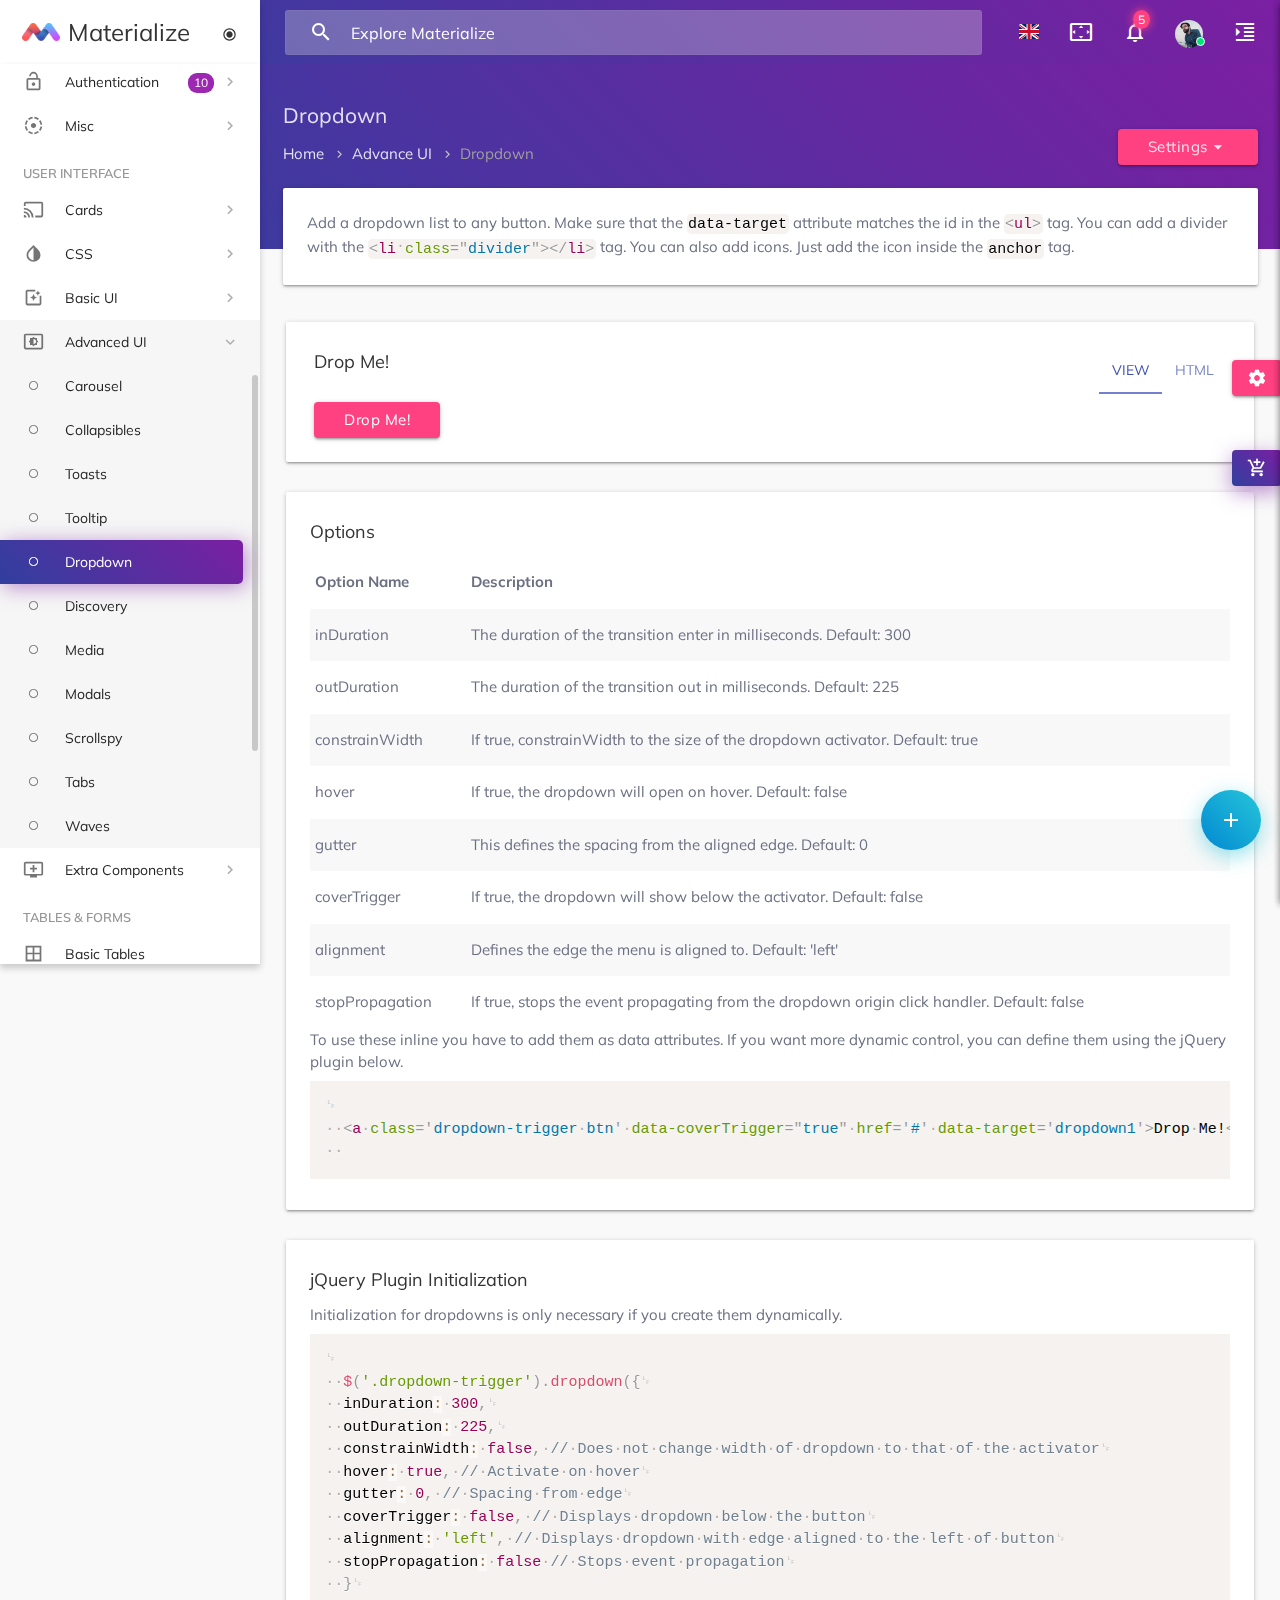
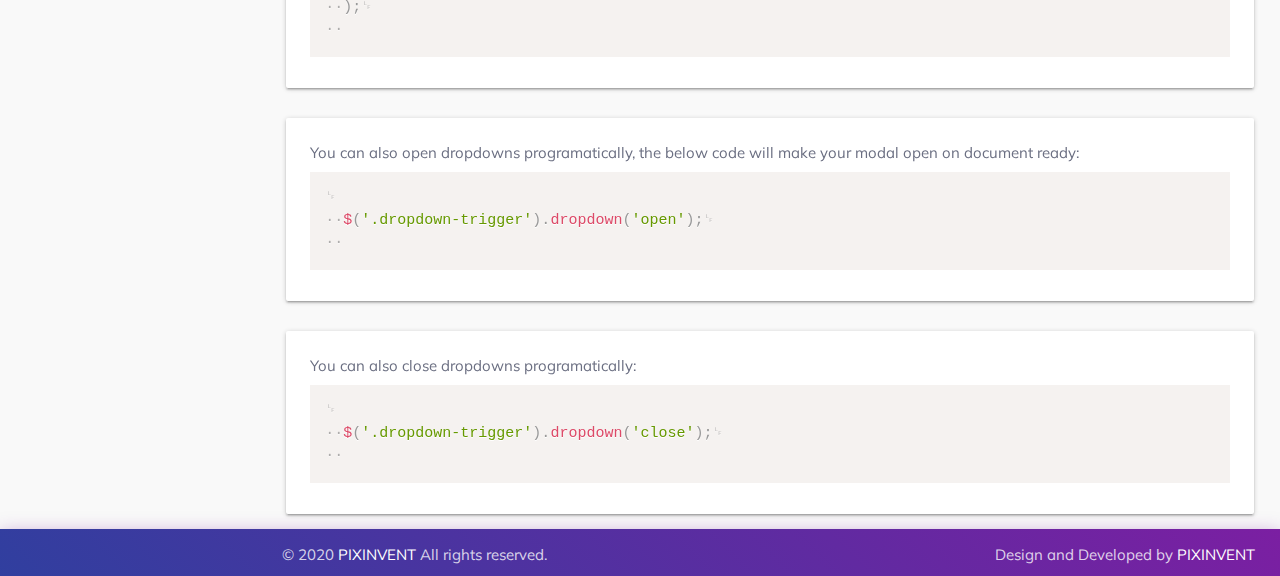
<file: adm/sys/template/advance-ui-dropdown.html>
<!DOCTYPE html>
<!--
Template Name: Materialize - Material Design Admin Template
Author: PixInvent
Website: http://www.pixinvent.com/
Contact: hello@pixinvent.com
Follow: www.twitter.com/pixinvents
Like: www.facebook.com/pixinvents
Purchase: https://themeforest.net/item/materialize-material-design-admin-template/11446068?ref=pixinvent
Renew Support: https://themeforest.net/item/materialize-material-design-admin-template/11446068?ref=pixinvent
License: You must have a valid license purchased only from themeforest(the above link) in order to legally use the theme for your project.

-->
<html class="loading" lang="en" data-textdirection="ltr">
  <!-- BEGIN: Head-->
  <head>
    <meta http-equiv="Content-Type" content="text/html; charset=UTF-8">
    <meta http-equiv="X-UA-Compatible" content="IE=edge">
    <meta name="viewport" content="width=device-width, initial-scale=1.0, user-scalable=0, minimal-ui">
    <meta name="description" content="Materialize is a Material Design Admin Template,It's modern, responsive and based on Material Design by Google.">
    <meta name="keywords" content="materialize, admin template, dashboard template, flat admin template, responsive admin template, eCommerce dashboard, analytic dashboard">
    <meta name="author" content="ThemeSelect">
    <title>Dropdown | Materialize - Material Design Admin Template</title>
    <link rel="apple-touch-icon" href="../../../app-assets/images/favicon/apple-touch-icon-152x152.png">
    <link rel="shortcut icon" type="image/x-icon" href="../../../app-assets/images/favicon/favicon-32x32.png">
    <link href="https://fonts.googleapis.com/icon?family=Material+Icons" rel="stylesheet">
    <!-- BEGIN: VENDOR CSS-->
    <link rel="stylesheet" type="text/css" href="../../../app-assets/vendors/vendors.min.css">
    <!-- END: VENDOR CSS-->
    <!-- BEGIN: Page Level CSS-->
    <link rel="stylesheet" type="text/css" href="../../../app-assets/css/themes/vertical-modern-menu-template/materialize.css">
    <link rel="stylesheet" type="text/css" href="../../../app-assets/css/themes/vertical-modern-menu-template/style.css">
    <!-- END: Page Level CSS-->
    <!-- BEGIN: Custom CSS-->
    <link rel="stylesheet" type="text/css" href="../../../app-assets/css/custom/custom.css">
    <!-- END: Custom CSS-->
  </head>
  <!-- END: Head-->
  <body class="vertical-layout vertical-menu-collapsible page-header-dark vertical-modern-menu preload-transitions 2-columns   " data-open="click" data-menu="vertical-modern-menu" data-col="2-columns">

    <!-- BEGIN: Header-->
    <header class="page-topbar" id="header">
      <div class="navbar navbar-fixed"> 
        <nav class="navbar-main navbar-color nav-collapsible sideNav-lock navbar-dark gradient-45deg-indigo-purple no-shadow">
          <div class="nav-wrapper">
            <div class="header-search-wrapper hide-on-med-and-down"><i class="material-icons">search</i>
              <input class="header-search-input z-depth-2" type="text" name="Search" placeholder="Explore Materialize" data-search="template-list">
              <ul class="search-list collection display-none"></ul>
            </div>
            <ul class="navbar-list right">
              <li class="dropdown-language"><a class="waves-effect waves-block waves-light translation-button" href="#" data-target="translation-dropdown"><span class="flag-icon flag-icon-gb"></span></a></li>
              <li class="hide-on-med-and-down"><a class="waves-effect waves-block waves-light toggle-fullscreen" href="javascript:void(0);"><i class="material-icons">settings_overscan</i></a></li>
              <li class="hide-on-large-only search-input-wrapper"><a class="waves-effect waves-block waves-light search-button" href="javascript:void(0);"><i class="material-icons">search</i></a></li>
              <li><a class="waves-effect waves-block waves-light notification-button" href="javascript:void(0);" data-target="notifications-dropdown"><i class="material-icons">notifications_none<small class="notification-badge">5</small></i></a></li>
              <li><a class="waves-effect waves-block waves-light profile-button" href="javascript:void(0);" data-target="profile-dropdown"><span class="avatar-status avatar-online"><img src="../../../app-assets/images/avatar/avatar-7.png" alt="avatar"><i></i></span></a></li>
              <li><a class="waves-effect waves-block waves-light sidenav-trigger" href="#" data-target="slide-out-right"><i class="material-icons">format_indent_increase</i></a></li>
            </ul>
            <!-- translation-button-->
            <ul class="dropdown-content" id="translation-dropdown">
              <li class="dropdown-item"><a class="grey-text text-darken-1" href="#!" data-language="en"><i class="flag-icon flag-icon-gb"></i> English</a></li>
              <li class="dropdown-item"><a class="grey-text text-darken-1" href="#!" data-language="fr"><i class="flag-icon flag-icon-fr"></i> French</a></li>
              <li class="dropdown-item"><a class="grey-text text-darken-1" href="#!" data-language="pt"><i class="flag-icon flag-icon-pt"></i> Portuguese</a></li>
              <li class="dropdown-item"><a class="grey-text text-darken-1" href="#!" data-language="de"><i class="flag-icon flag-icon-de"></i> German</a></li>
            </ul>
            <!-- notifications-dropdown-->
            <ul class="dropdown-content" id="notifications-dropdown">
              <li>
                <h6>NOTIFICATIONS<span class="new badge">5</span></h6>
              </li>
              <li class="divider"></li>
              <li><a class="black-text" href="#!"><span class="material-icons icon-bg-circle cyan small">add_shopping_cart</span> A new order has been placed!</a>
                <time class="media-meta grey-text darken-2" datetime="2015-06-12T20:50:48+08:00">2 hours ago</time>
              </li>
              <li><a class="black-text" href="#!"><span class="material-icons icon-bg-circle red small">stars</span> Completed the task</a>
                <time class="media-meta grey-text darken-2" datetime="2015-06-12T20:50:48+08:00">3 days ago</time>
              </li>
              <li><a class="black-text" href="#!"><span class="material-icons icon-bg-circle teal small">settings</span> Settings updated</a>
                <time class="media-meta grey-text darken-2" datetime="2015-06-12T20:50:48+08:00">4 days ago</time>
              </li>
              <li><a class="black-text" href="#!"><span class="material-icons icon-bg-circle deep-orange small">today</span> Director meeting started</a>
                <time class="media-meta grey-text darken-2" datetime="2015-06-12T20:50:48+08:00">6 days ago</time>
              </li>
              <li><a class="black-text" href="#!"><span class="material-icons icon-bg-circle amber small">trending_up</span> Generate monthly report</a>
                <time class="media-meta grey-text darken-2" datetime="2015-06-12T20:50:48+08:00">1 week ago</time>
              </li>
            </ul>
            <!-- profile-dropdown-->
            <ul class="dropdown-content" id="profile-dropdown">
              <li><a class="grey-text text-darken-1" href="user-profile-page.html"><i class="material-icons">person_outline</i> Profile</a></li>
              <li><a class="grey-text text-darken-1" href="app-chat.html"><i class="material-icons">chat_bubble_outline</i> Chat</a></li>
              <li><a class="grey-text text-darken-1" href="page-faq.html"><i class="material-icons">help_outline</i> Help</a></li>
              <li class="divider"></li>
              <li><a class="grey-text text-darken-1" href="user-lock-screen.html"><i class="material-icons">lock_outline</i> Lock</a></li>
              <li><a class="grey-text text-darken-1" href="user-login.html"><i class="material-icons">keyboard_tab</i> Logout</a></li>
            </ul>
          </div>
          <nav class="display-none search-sm">
            <div class="nav-wrapper">
              <form id="navbarForm">
                <div class="input-field search-input-sm">
                  <input class="search-box-sm mb-0" type="search" required="" id="search" placeholder="Explore Materialize" data-search="template-list">
                  <label class="label-icon" for="search"><i class="material-icons search-sm-icon">search</i></label><i class="material-icons search-sm-close">close</i>
                  <ul class="search-list collection search-list-sm display-none"></ul>
                </div>
              </form>
            </div>
          </nav>
        </nav>
      </div>
    </header>
    <!-- END: Header-->
    <ul class="display-none" id="default-search-main">
      <li class="auto-suggestion-title"><a class="collection-item" href="#">
          <h6 class="search-title">FILES</h6></a></li>
      <li class="auto-suggestion"><a class="collection-item" href="#">
          <div class="display-flex">
            <div class="display-flex align-item-center flex-grow-1">
              <div class="avatar"><img src="../../../app-assets/images/icon/pdf-image.png" width="24" height="30" alt="sample image"></div>
              <div class="member-info display-flex flex-column"><span class="black-text">Two new item submitted</span><small class="grey-text">Marketing Manager</small></div>
            </div>
            <div class="status"><small class="grey-text">17kb</small></div>
          </div></a></li>
      <li class="auto-suggestion"><a class="collection-item" href="#">
          <div class="display-flex">
            <div class="display-flex align-item-center flex-grow-1">
              <div class="avatar"><img src="../../../app-assets/images/icon/doc-image.png" width="24" height="30" alt="sample image"></div>
              <div class="member-info display-flex flex-column"><span class="black-text">52 Doc file Generator</span><small class="grey-text">FontEnd Developer</small></div>
            </div>
            <div class="status"><small class="grey-text">550kb</small></div>
          </div></a></li>
      <li class="auto-suggestion"><a class="collection-item" href="#">
          <div class="display-flex">
            <div class="display-flex align-item-center flex-grow-1">
              <div class="avatar"><img src="../../../app-assets/images/icon/xls-image.png" width="24" height="30" alt="sample image"></div>
              <div class="member-info display-flex flex-column"><span class="black-text">25 Xls File Uploaded</span><small class="grey-text">Digital Marketing Manager</small></div>
            </div>
            <div class="status"><small class="grey-text">20kb</small></div>
          </div></a></li>
      <li class="auto-suggestion"><a class="collection-item" href="#">
          <div class="display-flex">
            <div class="display-flex align-item-center flex-grow-1">
              <div class="avatar"><img src="../../../app-assets/images/icon/jpg-image.png" width="24" height="30" alt="sample image"></div>
              <div class="member-info display-flex flex-column"><span class="black-text">Anna Strong</span><small class="grey-text">Web Designer</small></div>
            </div>
            <div class="status"><small class="grey-text">37kb</small></div>
          </div></a></li>
      <li class="auto-suggestion-title"><a class="collection-item" href="#">
          <h6 class="search-title">MEMBERS</h6></a></li>
      <li class="auto-suggestion"><a class="collection-item" href="#">
          <div class="display-flex">
            <div class="display-flex align-item-center flex-grow-1">
              <div class="avatar"><img class="circle" src="../../../app-assets/images/avatar/avatar-7.png" width="30" alt="sample image"></div>
              <div class="member-info display-flex flex-column"><span class="black-text">John Doe</span><small class="grey-text">UI designer</small></div>
            </div>
          </div></a></li>
      <li class="auto-suggestion"><a class="collection-item" href="#">
          <div class="display-flex">
            <div class="display-flex align-item-center flex-grow-1">
              <div class="avatar"><img class="circle" src="../../../app-assets/images/avatar/avatar-8.png" width="30" alt="sample image"></div>
              <div class="member-info display-flex flex-column"><span class="black-text">Michal Clark</span><small class="grey-text">FontEnd Developer</small></div>
            </div>
          </div></a></li>
      <li class="auto-suggestion"><a class="collection-item" href="#">
          <div class="display-flex">
            <div class="display-flex align-item-center flex-grow-1">
              <div class="avatar"><img class="circle" src="../../../app-assets/images/avatar/avatar-10.png" width="30" alt="sample image"></div>
              <div class="member-info display-flex flex-column"><span class="black-text">Milena Gibson</span><small class="grey-text">Digital Marketing</small></div>
            </div>
          </div></a></li>
      <li class="auto-suggestion"><a class="collection-item" href="#">
          <div class="display-flex">
            <div class="display-flex align-item-center flex-grow-1">
              <div class="avatar"><img class="circle" src="../../../app-assets/images/avatar/avatar-12.png" width="30" alt="sample image"></div>
              <div class="member-info display-flex flex-column"><span class="black-text">Anna Strong</span><small class="grey-text">Web Designer</small></div>
            </div>
          </div></a></li>
    </ul>
    <ul class="display-none" id="page-search-title">
      <li class="auto-suggestion-title"><a class="collection-item" href="#">
          <h6 class="search-title">PAGES</h6></a></li>
    </ul>
    <ul class="display-none" id="search-not-found">
      <li class="auto-suggestion"><a class="collection-item display-flex align-items-center" href="#"><span class="material-icons">error_outline</span><span class="member-info">No results found.</span></a></li>
    </ul>



    <!-- BEGIN: SideNav-->
    <aside class="sidenav-main nav-expanded nav-lock nav-collapsible sidenav-light sidenav-active-square">
      <div class="brand-sidebar">
        <h1 class="logo-wrapper"><a class="brand-logo darken-1" href="index.html"><img class="hide-on-med-and-down" src="../../../app-assets/images/logo/materialize-logo-color.png" alt="materialize logo"/><img class="show-on-medium-and-down hide-on-med-and-up" src="../../../app-assets/images/logo/materialize-logo.png" alt="materialize logo"/><span class="logo-text hide-on-med-and-down">Materialize</span></a><a class="navbar-toggler" href="#"><i class="material-icons">radio_button_checked</i></a></h1>
      </div>
      <ul class="sidenav sidenav-collapsible leftside-navigation collapsible sidenav-fixed menu-shadow" id="slide-out" data-menu="menu-navigation" data-collapsible="menu-accordion">
        <li class="bold"><a class="collapsible-header waves-effect waves-cyan " href="JavaScript:void(0)"><i class="material-icons">settings_input_svideo</i><span class="menu-title" data-i18n="Dashboard">Dashboard</span><span class="badge badge pill orange float-right mr-10">3</span></a>
          <div class="collapsible-body">
            <ul class="collapsible collapsible-sub" data-collapsible="accordion">
              <li><a href="dashboard-modern.html"><i class="material-icons">radio_button_unchecked</i><span data-i18n="Modern">Modern</span></a>
              </li>
              <li><a href="dashboard-ecommerce.html"><i class="material-icons">radio_button_unchecked</i><span data-i18n="eCommerce">eCommerce</span></a>
              </li>
              <li><a href="dashboard-analytics.html"><i class="material-icons">radio_button_unchecked</i><span data-i18n="Analytics">Analytics</span></a>
              </li>
            </ul>
          </div>
        </li>
        <li class="bold"><a class="collapsible-header waves-effect waves-cyan " href="JavaScript:void(0)"><i class="material-icons">dvr</i><span class="menu-title" data-i18n="Templates">Templates</span></a>
          <div class="collapsible-body">
            <ul class="collapsible collapsible-sub" data-collapsible="accordion">
              <li><a class="collapsible-header waves-effect waves-cyan" href="JavaScript:void(0)"><i class="material-icons">radio_button_unchecked</i><span data-i18n="Vertical">Vertical</span></a>
                <div class="collapsible-body">
                  <ul class="collapsible" data-collapsible="accordion">
                    <li><a href="../vertical-modern-menu-template/"><i class="material-icons">radio_button_unchecked</i><span data-i18n="Modern Menu">Modern Menu</span></a>
                    </li>
                    <li><a href="../vertical-menu-nav-dark-template/"><i class="material-icons">radio_button_unchecked</i><span data-i18n="Navbar Dark">Navbar Dark</span></a>
                    </li>
                    <li><a href="../vertical-gradient-menu-template/"><i class="material-icons">radio_button_unchecked</i><span data-i18n="Gradient Menu">Gradient Menu</span></a>
                    </li>
                    <li><a href="../vertical-dark-menu-template/"><i class="material-icons">radio_button_unchecked</i><span data-i18n="Dark Menu">Dark Menu</span></a>
                    </li>
                  </ul>
                </div>
              </li>
              <li><a class="collapsible-header waves-effect waves-cyan" href="JavaScript:void(0)"><i class="material-icons">radio_button_unchecked</i><span data-i18n="Horizontal">Horizontal</span></a>
                <div class="collapsible-body">
                  <ul class="collapsible" data-collapsible="accordion">
                    <li><a href="../horizontal-menu-template/"><i class="material-icons">radio_button_unchecked</i><span data-i18n="Horizontal Menu">Horizontal Menu</span></a>
                    </li>
                  </ul>
                </div>
              </li>
            </ul>
          </div>
        </li>
        <li class="navigation-header"><a class="navigation-header-text">Applications</a><i class="navigation-header-icon material-icons">more_horiz</i>
        </li>
        <li class="bold"><a class="waves-effect waves-cyan " href="app-email.html"><i class="material-icons">mail_outline</i><span class="menu-title" data-i18n="Mail">Mail</span><span class="badge new badge pill pink accent-2 float-right mr-2">5</span></a>
        </li>
        <li class="bold"><a class="waves-effect waves-cyan " href="app-chat.html"><i class="material-icons">chat_bubble_outline</i><span class="menu-title" data-i18n="Chat">Chat</span></a>
        </li>
        <li class="bold"><a class="waves-effect waves-cyan " href="app-todo.html"><i class="material-icons">check</i><span class="menu-title" data-i18n="ToDo">ToDo</span></a>
        </li>
        <li class="bold"><a class="waves-effect waves-cyan " href="app-kanban.html"><i class="material-icons">format_list_bulleted</i><span class="menu-title" data-i18n="Kanban">Kanban</span></a>
        </li>
        <li class="bold"><a class="waves-effect waves-cyan " href="app-file-manager.html"><i class="material-icons">content_paste</i><span class="menu-title" data-i18n="File Manager">File manager</span></a>
        </li>
        <li class="bold"><a class="waves-effect waves-cyan " href="app-contacts.html"><i class="material-icons">import_contacts</i><span class="menu-title" data-i18n="Contacts">Contacts</span></a>
        </li>
        <li class="bold"><a class="waves-effect waves-cyan " href="app-calendar.html"><i class="material-icons">today</i><span class="menu-title" data-i18n="Calendar">Calendar</span></a>
        </li>
        <li class="bold"><a class="collapsible-header waves-effect waves-cyan " href="JavaScript:void(0)"><i class="material-icons">receipt</i><span class="menu-title" data-i18n="Invoice">Invoice</span></a>
          <div class="collapsible-body">
            <ul class="collapsible collapsible-sub" data-collapsible="accordion">
              <li><a href="app-invoice-list.html"><i class="material-icons">radio_button_unchecked</i><span data-i18n="Invoice List">Invoice List</span></a>
              </li>
              <li><a href="app-invoice-view.html"><i class="material-icons">radio_button_unchecked</i><span data-i18n="Invoice View">Invoice View</span></a>
              </li>
              <li><a href="app-invoice-edit.html"><i class="material-icons">radio_button_unchecked</i><span data-i18n="Invoice Edit">Invoice Edit</span></a>
              </li>
              <li><a href="app-invoice-add.html"><i class="material-icons">radio_button_unchecked</i><span data-i18n="Invoice Add">Invoice Add</span></a>
              </li>
            </ul>
          </div>
        </li>
        <li class="bold"><a class="collapsible-header waves-effect waves-cyan " href="JavaScript:void(0)"><i class="material-icons">add_shopping_cart</i><span class="menu-title" data-i18n="eCommerce">eCommerce</span></a>
          <div class="collapsible-body">
            <ul class="collapsible collapsible-sub" data-collapsible="accordion">
              <li><a href="eCommerce-products-page.html"><i class="material-icons">radio_button_unchecked</i><span data-i18n="Products Page">Products Page</span></a>
              </li>
              <li><a href="eCommerce-pricing.html"><i class="material-icons">radio_button_unchecked</i><span data-i18n="Pricing">Pricing</span></a>
              </li>
            </ul>
          </div>
        </li>
        <li class="navigation-header"><a class="navigation-header-text">Pages </a><i class="navigation-header-icon material-icons">more_horiz</i>
        </li>
        <li class="bold"><a class="waves-effect waves-cyan " href="user-profile-page.html"><i class="material-icons">person_outline</i><span class="menu-title" data-i18n="User Profile">User Profile</span></a>
        </li>
        <li class="bold"><a class="collapsible-header waves-effect waves-cyan " href="JavaScript:void(0)"><i class="material-icons">content_paste</i><span class="menu-title" data-i18n="Pages">Pages</span></a>
          <div class="collapsible-body">
            <ul class="collapsible collapsible-sub" data-collapsible="accordion">
              <li><a href="page-contact.html"><i class="material-icons">radio_button_unchecked</i><span data-i18n="Contact">Contact</span></a>
              </li>
              <li><a href="page-blog-list.html"><i class="material-icons">radio_button_unchecked</i><span data-i18n="Blog">Blog</span></a>
              </li>
              <li><a href="page-search.html"><i class="material-icons">radio_button_unchecked</i><span data-i18n="Search">Search</span></a>
              </li>
              <li><a href="page-knowledge.html"><i class="material-icons">radio_button_unchecked</i><span data-i18n="Knowledge">Knowledge</span></a>
              </li>
              <li><a href="page-timeline.html"><i class="material-icons">radio_button_unchecked</i><span data-i18n="Timeline">Timeline</span></a>
              </li>
              <li><a href="page-faq.html"><i class="material-icons">radio_button_unchecked</i><span data-i18n="FAQs">FAQs</span></a>
              </li>
              <li><a href="page-account-settings.html"><i class="material-icons">radio_button_unchecked</i><span data-i18n="Account Settings">Account Settings</span></a>
              </li>
              <li><a href="page-blank.html"><i class="material-icons">radio_button_unchecked</i><span data-i18n="Page Blank">Page Blank</span></a>
              </li>
              <li><a href="page-collapse.html"><i class="material-icons">radio_button_unchecked</i><span data-i18n="Page Collapse">Page Collapse</span></a>
              </li>
            </ul>
          </div>
        </li>
        <li class="bold"><a class="collapsible-header waves-effect waves-cyan " href="JavaScript:void(0)"><i class="material-icons">crop_original</i><span class="menu-title" data-i18n="Medias">Medias</span></a>
          <div class="collapsible-body">
            <ul class="collapsible collapsible-sub" data-collapsible="accordion">
              <li><a href="media-gallery-page.html"><i class="material-icons">radio_button_unchecked</i><span data-i18n="Gallery Page">Gallery Page</span></a>
              </li>
              <li><a href="media-hover-effects.html"><i class="material-icons">radio_button_unchecked</i><span data-i18n="Media Hover Effects">Media Hover Effects</span></a>
              </li>
            </ul>
          </div>
        </li>
        <li class="bold"><a class="collapsible-header waves-effect waves-cyan " href="JavaScript:void(0)"><i class="material-icons">face</i><span class="menu-title" data-i18n="User">User</span><span class="badge badge pill purple float-right mr-10">3</span></a>
          <div class="collapsible-body">
            <ul class="collapsible collapsible-sub" data-collapsible="accordion">
              <li><a href="page-users-list.html"><i class="material-icons">radio_button_unchecked</i><span data-i18n="List">List</span></a>
              </li>
              <li><a href="page-users-view.html"><i class="material-icons">radio_button_unchecked</i><span data-i18n="View">View</span></a>
              </li>
              <li><a href="page-users-edit.html"><i class="material-icons">radio_button_unchecked</i><span data-i18n="Edit">Edit</span></a>
              </li>
            </ul>
          </div>
        </li>
        <li class="bold"><a class="collapsible-header waves-effect waves-cyan " href="JavaScript:void(0)"><i class="material-icons">lock_open</i><span class="menu-title" data-i18n="Authentication">Authentication</span><span class="badge badge pill purple float-right mr-10">10</span></a>
          <div class="collapsible-body">
            <ul class="collapsible collapsible-sub" data-collapsible="accordion">
              <li><a href="user-login.html" target="_blank"><i class="material-icons">radio_button_unchecked</i><span data-i18n="Login">Login</span></a>
              </li>
              <li><a href="user-register.html" target="_blank"><i class="material-icons">radio_button_unchecked</i><span data-i18n="Register">Register</span></a>
              </li>
              <li><a href="user-forgot-password.html" target="_blank"><i class="material-icons">radio_button_unchecked</i><span data-i18n="Forgot Password">Forgot Password</span></a>
              </li>
              <li><a href="user-lock-screen.html" target="_blank"><i class="material-icons">radio_button_unchecked</i><span data-i18n="Lock Screen">Lock Screen</span></a>
              </li>
            </ul>
          </div>
        </li>
        <li class="bold"><a class="collapsible-header waves-effect waves-cyan " href="JavaScript:void(0)"><i class="material-icons">filter_tilt_shift</i><span class="menu-title" data-i18n="Misc">Misc</span></a>
          <div class="collapsible-body">
            <ul class="collapsible collapsible-sub" data-collapsible="accordion">
              <li><a href="page-404.html" target="_blank"><i class="material-icons">radio_button_unchecked</i><span data-i18n="404">404</span></a>
              </li>
              <li><a href="page-maintenance.html" target="_blank"><i class="material-icons">radio_button_unchecked</i><span data-i18n="Page Maintenanace">Page Maintenanace</span></a>
              </li>
              <li><a href="page-500.html" target="_blank"><i class="material-icons">radio_button_unchecked</i><span data-i18n="500">500</span></a>
              </li>
            </ul>
          </div>
        </li>
        <li class="navigation-header"><a class="navigation-header-text">User Interface </a><i class="navigation-header-icon material-icons">more_horiz</i>
        </li>
        <li class="bold"><a class="collapsible-header waves-effect waves-cyan " href="JavaScript:void(0)"><i class="material-icons">cast</i><span class="menu-title" data-i18n="Cards">Cards</span></a>
          <div class="collapsible-body">
            <ul class="collapsible collapsible-sub" data-collapsible="accordion">
              <li><a href="cards-basic.html"><i class="material-icons">radio_button_unchecked</i><span data-i18n="Cards">Cards</span></a>
              </li>
              <li><a href="cards-advance.html"><i class="material-icons">radio_button_unchecked</i><span data-i18n="Cards Advance">Cards Advance</span></a>
              </li>
              <li><a href="cards-extended.html"><i class="material-icons">radio_button_unchecked</i><span data-i18n="Cards Extended">Cards Extended</span></a>
              </li>
            </ul>
          </div>
        </li>
        <li class="bold"><a class="collapsible-header waves-effect waves-cyan " href="JavaScript:void(0)"><i class="material-icons">invert_colors</i><span class="menu-title" data-i18n="CSS">CSS</span></a>
          <div class="collapsible-body">
            <ul class="collapsible collapsible-sub" data-collapsible="accordion">
              <li><a href="css-typography.html"><i class="material-icons">radio_button_unchecked</i><span data-i18n="Typograpy">Typograpy</span></a>
              </li>
              <li><a href="css-color.html"><i class="material-icons">radio_button_unchecked</i><span data-i18n="Color">Color</span></a>
              </li>
              <li><a href="css-grid.html"><i class="material-icons">radio_button_unchecked</i><span data-i18n="Grid">Grid</span></a>
              </li>
              <li><a href="css-helpers.html"><i class="material-icons">radio_button_unchecked</i><span data-i18n="Helpers">Helpers</span></a>
              </li>
              <li><a href="css-media.html"><i class="material-icons">radio_button_unchecked</i><span data-i18n="Media">Media</span></a>
              </li>
              <li><a href="css-pulse.html"><i class="material-icons">radio_button_unchecked</i><span data-i18n="Pulse">Pulse</span></a>
              </li>
              <li><a href="css-sass.html"><i class="material-icons">radio_button_unchecked</i><span data-i18n="Sass">Sass</span></a>
              </li>
              <li><a href="css-shadow.html"><i class="material-icons">radio_button_unchecked</i><span data-i18n="Shadow">Shadow</span></a>
              </li>
              <li><a href="css-animations.html"><i class="material-icons">radio_button_unchecked</i><span data-i18n="Animations">Animations</span></a>
              </li>
              <li><a href="css-transitions.html"><i class="material-icons">radio_button_unchecked</i><span data-i18n="Transitions">Transitions</span></a>
              </li>
            </ul>
          </div>
        </li>
        <li class="bold"><a class="collapsible-header waves-effect waves-cyan " href="JavaScript:void(0)"><i class="material-icons">photo_filter</i><span class="menu-title" data-i18n="Basic UI">Basic UI</span></a>
          <div class="collapsible-body">
            <ul class="collapsible collapsible-sub" data-collapsible="accordion">
              <li><a class="collapsible-header waves-effect waves-cyan" href="JavaScript:void(0)"><i class="material-icons">radio_button_unchecked</i><span data-i18n="Buttons">Buttons</span></a>
                <div class="collapsible-body">
                  <ul class="collapsible" data-collapsible="accordion">
                    <li><a href="ui-basic-buttons.html"><i class="material-icons">radio_button_unchecked</i><span data-i18n="Basic">Basic</span></a>
                    </li>
                    <li><a href="ui-extended-buttons.html"><i class="material-icons">radio_button_unchecked</i><span data-i18n="Extended">Extended</span></a>
                    </li>
                  </ul>
                </div>
              </li>
              <li><a href="ui-icons.html"><i class="material-icons">radio_button_unchecked</i><span data-i18n="Icons">Icons</span></a>
              </li>
              <li><a href="ui-alerts.html"><i class="material-icons">radio_button_unchecked</i><span data-i18n="Alerts">Alerts</span></a>
              </li>
              <li><a href="ui-badges.html"><i class="material-icons">radio_button_unchecked</i><span data-i18n="Badges">Badges</span></a>
              </li>
              <li><a href="ui-breadcrumbs.html"><i class="material-icons">radio_button_unchecked</i><span data-i18n="Breadcrumbs">Breadcrumbs</span></a>
              </li>
              <li><a href="ui-chips.html"><i class="material-icons">radio_button_unchecked</i><span data-i18n="Chips">Chips</span></a>
              </li>
              <li><a href="ui-collections.html"><i class="material-icons">radio_button_unchecked</i><span data-i18n="Collections">Collections</span></a>
              </li>
              <li><a href="ui-navbar.html"><i class="material-icons">radio_button_unchecked</i><span data-i18n="Navbar">Navbar</span></a>
              </li>
              <li><a href="ui-pagination.html"><i class="material-icons">radio_button_unchecked</i><span data-i18n="Pagination">Pagination</span></a>
              </li>
              <li><a href="ui-preloader.html"><i class="material-icons">radio_button_unchecked</i><span data-i18n="Preloader">Preloader</span></a>
              </li>
            </ul>
          </div>
        </li>
        <li class="active bold"><a class="collapsible-header waves-effect waves-cyan " href="JavaScript:void(0)"><i class="material-icons">settings_brightness</i><span class="menu-title" data-i18n="Advanced UI">Advanced UI</span></a>
          <div class="collapsible-body">
            <ul class="collapsible collapsible-sub" data-collapsible="accordion">
              <li><a href="advance-ui-carousel.html"><i class="material-icons">radio_button_unchecked</i><span data-i18n="Carousel">Carousel</span></a>
              </li>
              <li><a href="advance-ui-collapsibles.html"><i class="material-icons">radio_button_unchecked</i><span data-i18n="Collapsibles">Collapsibles</span></a>
              </li>
              <li><a href="advance-ui-toasts.html"><i class="material-icons">radio_button_unchecked</i><span data-i18n="Toasts">Toasts</span></a>
              </li>
              <li><a href="advance-ui-tooltip.html"><i class="material-icons">radio_button_unchecked</i><span data-i18n="Tooltip">Tooltip</span></a>
              </li>
              <li class="active"><a class="active" href="advance-ui-dropdown.html"><i class="material-icons">radio_button_unchecked</i><span data-i18n="Dropdown">Dropdown</span></a>
              </li>
              <li><a href="advance-ui-feature-discovery.html"><i class="material-icons">radio_button_unchecked</i><span data-i18n="Discovery">Discovery</span></a>
              </li>
              <li><a href="advance-ui-media.html"><i class="material-icons">radio_button_unchecked</i><span data-i18n="Media">Media</span></a>
              </li>
              <li><a href="advance-ui-modals.html"><i class="material-icons">radio_button_unchecked</i><span data-i18n="Modals">Modals</span></a>
              </li>
              <li><a href="advance-ui-scrollspy.html"><i class="material-icons">radio_button_unchecked</i><span data-i18n="Scrollspy">Scrollspy</span></a>
              </li>
              <li><a href="advance-ui-tabs.html"><i class="material-icons">radio_button_unchecked</i><span data-i18n="Tabs">Tabs</span></a>
              </li>
              <li><a href="advance-ui-waves.html"><i class="material-icons">radio_button_unchecked</i><span data-i18n="Waves">Waves</span></a>
              </li>
            </ul>
          </div>
        </li>
        <li class="bold"><a class="collapsible-header waves-effect waves-cyan " href="JavaScript:void(0)"><i class="material-icons">add_to_queue</i><span class="menu-title" data-i18n="Extra Components">Extra Components</span></a>
          <div class="collapsible-body">
            <ul class="collapsible collapsible-sub" data-collapsible="accordion">
              <li><a href="extra-components-range-slider.html"><i class="material-icons">radio_button_unchecked</i><span data-i18n="Range Slider">Range Slider</span></a>
              </li>
              <li><a href="extra-components-sweetalert.html"><i class="material-icons">radio_button_unchecked</i><span data-i18n="Sweetalert">Sweetalert</span></a>
              </li>
              <li><a href="extra-components-nestable.html"><i class="material-icons">radio_button_unchecked</i><span data-i18n="Nestable">Nestable</span></a>
              </li>
              <li><a href="extra-components-treeview.html"><i class="material-icons">radio_button_unchecked</i><span data-i18n="Treeview">Treeview</span></a>
              </li>
              <li><a href="extra-components-ratings.html"><i class="material-icons">radio_button_unchecked</i><span data-i18n="Ratings">Ratings</span></a>
              </li>
              <li><a href="extra-components-tour.html"><i class="material-icons">radio_button_unchecked</i><span data-i18n="Tour">Tour</span></a>
              </li>
              <li><a href="extra-components-i18n.html"><i class="material-icons">radio_button_unchecked</i><span data-i18n="i18n">i18n</span></a>
              </li>
              <li><a href="extra-components-highlight.html"><i class="material-icons">radio_button_unchecked</i><span data-i18n="Highlight">Highlight</span></a>
              </li>
            </ul>
          </div>
        </li>
        <li class="navigation-header"><a class="navigation-header-text">Tables &amp; Forms </a><i class="navigation-header-icon material-icons">more_horiz</i>
        </li>
        <li class="bold"><a class="waves-effect waves-cyan " href="table-basic.html"><i class="material-icons">border_all</i><span class="menu-title" data-i18n="Basic Tables">Basic Tables</span></a>
        </li>
        <li class="bold"><a class="waves-effect waves-cyan " href="table-data-table.html"><i class="material-icons">grid_on</i><span class="menu-title" data-i18n="Data Tables">Data Tables</span></a>
        </li>
        <li class="bold"><a class="collapsible-header waves-effect waves-cyan " href="JavaScript:void(0)"><i class="material-icons">chrome_reader_mode</i><span class="menu-title" data-i18n="Forms">Forms</span></a>
          <div class="collapsible-body">
            <ul class="collapsible collapsible-sub" data-collapsible="accordion">
              <li><a href="form-elements.html"><i class="material-icons">radio_button_unchecked</i><span data-i18n="Form Elements">Form Elements</span></a>
              </li>
              <li><a href="form-select2.html"><i class="material-icons">radio_button_unchecked</i><span data-i18n="Form Select2">Form Select2</span></a>
              </li>
              <li><a href="form-validation.html"><i class="material-icons">radio_button_unchecked</i><span data-i18n="Form Validation">Form Validation</span></a>
              </li>
              <li><a href="form-masks.html"><i class="material-icons">radio_button_unchecked</i><span data-i18n="Form Masks">Form Masks</span></a>
              </li>
              <li><a href="form-editor.html"><i class="material-icons">radio_button_unchecked</i><span data-i18n="Form Editor">Form Editor</span></a>
              </li>
              <li><a href="form-file-uploads.html"><i class="material-icons">radio_button_unchecked</i><span data-i18n="File Uploads">File Uploads</span></a>
              </li>
            </ul>
          </div>
        </li>
        <li class="bold"><a class="waves-effect waves-cyan " href="form-layouts.html"><i class="material-icons">image_aspect_ratio</i><span class="menu-title" data-i18n="Form Layouts">Form Layouts</span></a>
        </li>
        <li class="bold"><a class="waves-effect waves-cyan " href="form-wizard.html"><i class="material-icons">settings_ethernet</i><span class="menu-title" data-i18n="Form Wizard">Form Wizard</span></a>
        </li>
        <li class="navigation-header"><a class="navigation-header-text">Charts</a><i class="navigation-header-icon material-icons">more_horiz</i>
        </li>
        <li class="bold"><a class="collapsible-header waves-effect waves-cyan " href="JavaScript:void(0)"><i class="material-icons">pie_chart_outlined</i><span class="menu-title" data-i18n="Chart">Chart</span></a>
          <div class="collapsible-body">
            <ul class="collapsible collapsible-sub" data-collapsible="accordion">
              <li><a href="charts-chartjs.html"><i class="material-icons">radio_button_unchecked</i><span data-i18n="ChartJS">ChartJS</span></a>
              </li>
              <li><a href="charts-chartist.html"><i class="material-icons">radio_button_unchecked</i><span data-i18n="Chartist">Chartist</span></a>
              </li>
              <li><a href="charts-sparklines.html"><i class="material-icons">radio_button_unchecked</i><span data-i18n="Sparkline Charts">Sparkline Charts</span></a>
              </li>
            </ul>
          </div>
        </li>
        <li class="navigation-header"><a class="navigation-header-text">Misc </a><i class="navigation-header-icon material-icons">more_horiz</i>
        </li>
        <li class="bold"><a class="collapsible-header waves-effect waves-cyan " href="JavaScript:void(0)"><i class="material-icons">photo_filter</i><span class="menu-title" data-i18n="Menu levels">Menu levels</span></a>
          <div class="collapsible-body">
            <ul class="collapsible collapsible-sub" data-collapsible="accordion">
              <li><a href="JavaScript:void(0)"><i class="material-icons">radio_button_unchecked</i><span data-i18n="Second level">Second level</span></a>
              </li>
              <li><a class="collapsible-header waves-effect waves-cyan" href="JavaScript:void(0)"><i class="material-icons">radio_button_unchecked</i><span data-i18n="Second level child">Second level child</span></a>
                <div class="collapsible-body">
                  <ul class="collapsible" data-collapsible="accordion">
                    <li><a href="JavaScript:void(0)"><i class="material-icons">radio_button_unchecked</i><span data-i18n="Third level">Third level</span></a>
                    </li>
                  </ul>
                </div>
              </li>
            </ul>
          </div>
        </li>
        <li class="bold"><a class="waves-effect waves-cyan " href="https://pixinvent.com/materialize-material-design-admin-template/documentation/index.html" target="_blank"><i class="material-icons">import_contacts</i><span class="menu-title" data-i18n="Documentation">Documentation</span></a>
        </li>
        <li class="bold"><a class="waves-effect waves-cyan " href="https://pixinvent.ticksy.com/" target="_blank"><i class="material-icons">help_outline</i><span class="menu-title" data-i18n="Support">Support</span></a>
        </li>
      </ul>
      <div class="navigation-background"></div><a class="sidenav-trigger btn-sidenav-toggle btn-floating btn-medium waves-effect waves-light hide-on-large-only" href="#" data-target="slide-out"><i class="material-icons">menu</i></a>
    </aside>
    <!-- END: SideNav-->

    <!-- BEGIN: Page Main-->
    <div id="main">
      <div class="row">
        <div class="content-wrapper-before gradient-45deg-indigo-purple"></div>
        <div class="breadcrumbs-dark pb-0 pt-4" id="breadcrumbs-wrapper">
          <!-- Search for small screen-->
          <div class="container">
            <div class="row">
              <div class="col s10 m6 l6">
                <h5 class="breadcrumbs-title mt-0 mb-0"><span>Dropdown</span></h5>
                <ol class="breadcrumbs mb-0">
                  <li class="breadcrumb-item"><a href="index.html">Home</a>
                  </li>
                  <li class="breadcrumb-item"><a href="#">Advance UI</a>
                  </li>
                  <li class="breadcrumb-item active">Dropdown
                  </li>
                </ol>
              </div>
              <div class="col s2 m6 l6"><a class="btn dropdown-settings waves-effect waves-light breadcrumbs-btn right" href="#!" data-target="dropdown1"><i class="material-icons hide-on-med-and-up">settings</i><span class="hide-on-small-onl">Settings</span><i class="material-icons right">arrow_drop_down</i></a>
                <ul class="dropdown-content" id="dropdown1" tabindex="0">
                  <li tabindex="0"><a class="grey-text text-darken-2" href="user-profile-page.html">Profile<span class="new badge red">2</span></a></li>
                  <li tabindex="0"><a class="grey-text text-darken-2" href="app-contacts.html">Contacts</a></li>
                  <li tabindex="0"><a class="grey-text text-darken-2" href="page-faq.html">FAQ</a></li>
                  <li class="divider" tabindex="-1"></li>
                  <li tabindex="0"><a class="grey-text text-darken-2" href="user-login.html">Logout</a></li>
                </ul>
              </div>
            </div>
          </div>
        </div>
        <div class="col s12">
          <div class="container">
            <div class="section">
  <div class="card">
    <div class="card-content">
      <p class="caption">Add a dropdown list to any button. Make sure that the <code
          class=" language-markup">data-target</code>
        attribute matches the id in the <code class=" language-markup"><span class="token tag"><span
              class="token tag"><span class="token punctuation">&lt;</span>ul</span><span
              class="token punctuation">&gt;</span></span></code>
        tag. You can add a divider with the <code class=" language-markup"><span class="token tag"><span
              class="token tag"><span class="token punctuation">&lt;</span>li</span> <span
              class="token attr-name">class</span><span class="token attr-value"><span
                class="token punctuation">=</span><span class="token punctuation">"</span>divider<span
                class="token punctuation">"</span></span><span class="token punctuation">&gt;</span></span><span
            class="token tag"><span class="token tag"><span class="token punctuation">&lt;/</span>li</span><span
              class="token punctuation">&gt;</span></span></code> tag. You can also add icons. Just add the icon
        inside
        the <code class=" language-markup">anchor</code> tag.</p>
    </div>
  </div>
</div>

<!-- Drop Me! -->
<div class="row">
  <div class="col s12">
    <div id="drop-me" class="card card-tabs position-none">
      <div class="card-content">
        <div class="card-title">
          <div class="row">
            <div class="col s12 m6 l10">
              <h4 class="card-title">Drop Me!</h4>
            </div>
            <div class="col s12 m6 l2">
              <ul class="tabs">
                <li class="tab col s6 p-0"><a class="active p-0" href="#view-drop-me">View</a></li>
                <li class="tab col s6 p-0"><a class="p-0" href="#html-drop-me">Html</a></li>
              </ul>
            </div>
          </div>
        </div>
        <div id="view-drop-me">
          <div class="row">
            <div class="col s12">
              <!-- Dropdown Structure -->
              <!-- Dropdown Trigger -->
              <a class='dropdown-trigger btn' href='#' data-target='dropdown153'>Drop Me!</a>

              <!-- Dropdown Structure -->
              <ul id='dropdown153' class='dropdown-content'>
                <li><a href="#!">one</a></li>
                <li><a href="#!">two</a></li>
                <li class="divider" tabindex="-1"></li>
                <li><a href="#!">three</a></li>
                <li><a href="#!"><i class="material-icons">view_module</i>four</a></li>
                <li><a href="#!"><i class="material-icons">cloud</i>five</a></li>
              </ul>
            </div>
          </div>
        </div>
        <div id="html-drop-me">
          <pre><code class="language-markup">
  &lt;!-- Dropdown Trigger --&gt;
  &lt;a class='dropdown-trigger btn' href='#' data-target='dropdown1'&gt;Drop Me!&lt;/a&gt;
  &lt;!-- Dropdown Structure --&gt;
  &lt;ul id='dropdown1' class='dropdown-content'&gt;
  &lt;li&gt;&lt;a href="#!"&gt;one&lt;/a&gt;&lt;/li&gt;
  &lt;li&gt;&lt;a href="#!"&gt;two&lt;/a&gt;&lt;/li&gt;
  &lt;li class="divider"&gt;&lt;/li&gt;
  &lt;li&gt;&lt;a href="#!"&gt;three&lt;/a&gt;&lt;/li&gt;
  &lt;li&gt;&lt;a href="#!"&gt;&lt;i class="material-icons"&gt;view_module&lt;/i&gt;four&lt;/a&gt;&lt;/li&gt;
  &lt;li&gt;&lt;a href="#!"&gt;&lt;i class="material-icons"&gt;cloud&lt;/i&gt;five&lt;/a&gt;&lt;/li&gt;
  &lt;/ul&gt;
  </code></pre>
        </div>
      </div>
    </div>
  </div>
</div>

<!-- Options -->
<div class="row">
  <div class="col s12 m12 l12">
    <div id="options" class="card card card-default scrollspy">
      <div class="card-content">
        <h4 class="card-title">Options</h4>
        <table class="striped">
          <thead>
            <tr>
              <th>Option Name</th>
              <th>Description</th>
            </tr>
          </thead>
          <tbody>
            <tr>
              <td>inDuration</td>
              <td>The duration of the transition enter in milliseconds. Default: 300</td>
            </tr>
            <tr>
              <td>outDuration</td>
              <td>The duration of the transition out in milliseconds. Default: 225</td>
            </tr>
            <tr>
              <td>constrainWidth</td>
              <td>If true, constrainWidth to the size of the dropdown activator. Default: true</td>
            </tr>
            <tr>
              <td>hover</td>
              <td>If true, the dropdown will open on hover. Default: false</td>
            </tr>
            <tr>
              <td>gutter</td>
              <td>This defines the spacing from the aligned edge. Default: 0</td>
            </tr>
            <tr>
              <td>coverTrigger</td>
              <td>If true, the dropdown will show below the activator. Default: false</td>
            </tr>
            <tr>
              <td>alignment</td>
              <td>Defines the edge the menu is aligned to. Default: 'left'</td>
            </tr>
            <tr>
              <td>stopPropagation</td>
              <td>If true, stops the event propagating from the dropdown origin click handler. Default: false</td>
            </tr>
          </tbody>
        </table>
        <p>To use these inline you have to add them as data attributes. If you want more dynamic control, you can
          define them using the jQuery plugin below.</p>
        <pre><code class="language-markup">
  &lt;a class='dropdown-trigger btn' data-coverTrigger="true" href='#' data-target='dropdown1'&gt;Drop Me!&lt;/a&gt;
  </code></pre>
      </div>
    </div>
  </div>
</div>

<!-- jQuery Plugin Initialization -->
<div class="row">
  <div class="col s12 m12 l12">
    <div id="initialization" class="card card card-default scrollspy">
      <div class="card-content">
        <h4 class="card-title">jQuery Plugin Initialization</h4>
        <p>Initialization for dropdowns is only necessary if you create them dynamically.</p>
        <pre><code class="language-js">
  $('.dropdown-trigger').dropdown({
  inDuration: 300,
  outDuration: 225,
  constrainWidth: false, // Does not change width of dropdown to that of the activator
  hover: true, // Activate on hover
  gutter: 0, // Spacing from edge
  coverTrigger: false, // Displays dropdown below the button
  alignment: 'left', // Displays dropdown with edge aligned to the left of button
  stopPropagation: false // Stops event propagation
  }
  );
  </code></pre>
      </div>
    </div>
  </div>
</div>


<div class="row">
  <div class="col s12 m12 l12">
    <div id="init" class="card card card-default scrollspy">
      <div class="card-content">
        <p>You can also open dropdowns programatically, the below code will make your modal open on document ready:</p>
        <pre><code class="language-js">
  $('.dropdown-trigger').dropdown('open');
  </code></pre>
      </div>
    </div>
  </div>
</div>


<div class="row">
  <div class="col s12 m12 l12">
    <div id="init-programatically" class="card card card-default scrollspy">
      <div class="card-content">
        <p>You can also close dropdowns programatically:</p>
        <pre><code class="language-js">
  $('.dropdown-trigger').dropdown('close');
  </code></pre>
      </div>
    </div>
  </div>
</div><!-- START RIGHT SIDEBAR NAV -->
<aside id="right-sidebar-nav">
  <div id="slide-out-right" class="slide-out-right-sidenav sidenav rightside-navigation">
    <div class="row">
      <div class="slide-out-right-title">
        <div class="col s12 border-bottom-1 pb-0 pt-1">
          <div class="row">
            <div class="col s2 pr-0 center">
              <i class="material-icons vertical-text-middle"><a href="#" class="sidenav-close">clear</a></i>
            </div>
            <div class="col s10 pl-0">
              <ul class="tabs">
                <li class="tab col s4 p-0">
                  <a href="#messages" class="active">
                    <span>Messages</span>
                  </a>
                </li>
                <li class="tab col s4 p-0">
                  <a href="#settings">
                    <span>Settings</span>
                  </a>
                </li>
                <li class="tab col s4 p-0">
                  <a href="#activity">
                    <span>Activity</span>
                  </a>
                </li>
              </ul>
            </div>
          </div>
        </div>
      </div>
      <div class="slide-out-right-body row pl-3">
        <div id="messages" class="col s12 pb-0">
          <div class="collection border-none mb-0">
            <input class="header-search-input mt-4 mb-2" type="text" name="Search" placeholder="Search Messages" />
            <ul class="collection right-sidebar-chat p-0 mb-0">
              <li class="collection-item right-sidebar-chat-item sidenav-trigger display-flex avatar pl-5 pb-0"
                data-target="slide-out-chat">
                <span class="avatar-status avatar-online avatar-50"><img
                    src="../../../app-assets/images/avatar/avatar-7.png" alt="avatar" />
                  <i></i>
                </span>
                <div class="user-content">
                  <h6 class="line-height-0">Elizabeth Elliott</h6>
                  <p class="medium-small blue-grey-text text-lighten-3 pt-3">Thank you</p>
                </div>
                <span class="secondary-content medium-small">5.00 AM</span>
              </li>
              <li class="collection-item right-sidebar-chat-item sidenav-trigger display-flex avatar pl-5 pb-0"
                data-target="slide-out-chat">
                <span class="avatar-status avatar-online avatar-50"><img
                    src="../../../app-assets/images/avatar/avatar-1.png" alt="avatar" />
                  <i></i>
                </span>
                <div class="user-content">
                  <h6 class="line-height-0">Mary Adams</h6>
                  <p class="medium-small blue-grey-text text-lighten-3 pt-3">Hello Boo</p>
                </div>
                <span class="secondary-content medium-small">4.14 AM</span>
              </li>
              <li class="collection-item right-sidebar-chat-item sidenav-trigger display-flex avatar pl-5 pb-0"
                data-target="slide-out-chat">
                <span class="avatar-status avatar-off avatar-50"><img
                    src="../../../app-assets/images/avatar/avatar-2.png" alt="avatar" />
                  <i></i>
                </span>
                <div class="user-content">
                  <h6 class="line-height-0">Caleb Richards</h6>
                  <p class="medium-small blue-grey-text text-lighten-3 pt-3">Hello Boo</p>
                </div>
                <span class="secondary-content medium-small">4.14 AM</span>
              </li>
              <li class="collection-item right-sidebar-chat-item sidenav-trigger display-flex avatar pl-5 pb-0"
                data-target="slide-out-chat">
                <span class="avatar-status avatar-online avatar-50"><img
                    src="../../../app-assets/images/avatar/avatar-3.png" alt="avatar" />
                  <i></i>
                </span>
                <div class="user-content">
                  <h6 class="line-height-0">Caleb Richards</h6>
                  <p class="medium-small blue-grey-text text-lighten-3 pt-3">Keny !</p>
                </div>
                <span class="secondary-content medium-small">9.00 PM</span>
              </li>
              <li class="collection-item right-sidebar-chat-item sidenav-trigger display-flex avatar pl-5 pb-0"
                data-target="slide-out-chat">
                <span class="avatar-status avatar-online avatar-50"><img
                    src="../../../app-assets/images/avatar/avatar-4.png" alt="avatar" />
                  <i></i>
                </span>
                <div class="user-content">
                  <h6 class="line-height-0">June Lane</h6>
                  <p class="medium-small blue-grey-text text-lighten-3 pt-3">Ohh God</p>
                </div>
                <span class="secondary-content medium-small">4.14 AM</span>
              </li>
              <li class="collection-item right-sidebar-chat-item sidenav-trigger display-flex avatar pl-5 pb-0"
                data-target="slide-out-chat">
                <span class="avatar-status avatar-off avatar-50"><img
                    src="../../../app-assets/images/avatar/avatar-5.png" alt="avatar" />
                  <i></i>
                </span>
                <div class="user-content">
                  <h6 class="line-height-0">Edward Fletcher</h6>
                  <p class="medium-small blue-grey-text text-lighten-3 pt-3">Love you</p>
                </div>
                <span class="secondary-content medium-small">5.15 PM</span>
              </li>
              <li class="collection-item right-sidebar-chat-item sidenav-trigger display-flex avatar pl-5 pb-0"
                data-target="slide-out-chat">
                <span class="avatar-status avatar-online avatar-50"><img
                    src="../../../app-assets/images/avatar/avatar-6.png" alt="avatar" />
                  <i></i>
                </span>
                <div class="user-content">
                  <h6 class="line-height-0">Crystal Bates</h6>
                  <p class="medium-small blue-grey-text text-lighten-3 pt-3">Can we</p>
                </div>
                <span class="secondary-content medium-small">8.00 AM</span>
              </li>
              <li class="collection-item right-sidebar-chat-item sidenav-trigger display-flex avatar pl-5 pb-0"
                data-target="slide-out-chat">
                <span class="avatar-status avatar-off avatar-50"><img
                    src="../../../app-assets/images/avatar/avatar-7.png" alt="avatar" />
                  <i></i>
                </span>
                <div class="user-content">
                  <h6 class="line-height-0">Nathan Watts</h6>
                  <p class="medium-small blue-grey-text text-lighten-3 pt-3">Great!</p>
                </div>
                <span class="secondary-content medium-small">9.53 PM</span>
              </li>
              <li class="collection-item right-sidebar-chat-item sidenav-trigger display-flex avatar pl-5 pb-0"
                data-target="slide-out-chat">
                <span class="avatar-status avatar-off avatar-50"><img
                    src="../../../app-assets/images/avatar/avatar-8.png" alt="avatar" />
                  <i></i>
                </span>
                <div class="user-content">
                  <h6 class="line-height-0">Willard Wood</h6>
                  <p class="medium-small blue-grey-text text-lighten-3 pt-3">Do it</p>
                </div>
                <span class="secondary-content medium-small">4.20 AM</span>
              </li>
              <li class="collection-item right-sidebar-chat-item sidenav-trigger display-flex avatar pl-5 pb-0"
                data-target="slide-out-chat">
                <span class="avatar-status avatar-online avatar-50"><img
                    src="../../../app-assets/images/avatar/avatar-1.png" alt="avatar" />
                  <i></i>
                </span>
                <div class="user-content">
                  <h6 class="line-height-0">Ronnie Ellis</h6>
                  <p class="medium-small blue-grey-text text-lighten-3 pt-3">Got that</p>
                </div>
                <span class="secondary-content medium-small">5.20 AM</span>
              </li>
              <li class="collection-item right-sidebar-chat-item sidenav-trigger display-flex avatar pl-5 pb-0"
                data-target="slide-out-chat">
                <span class="avatar-status avatar-online avatar-50"><img
                    src="../../../app-assets/images/avatar/avatar-9.png" alt="avatar" />
                  <i></i>
                </span>
                <div class="user-content">
                  <h6 class="line-height-0">Daniel Russell</h6>
                  <p class="medium-small blue-grey-text text-lighten-3 pt-3">Thank you</p>
                </div>
                <span class="secondary-content medium-small">12.00 AM</span>
              </li>
              <li class="collection-item right-sidebar-chat-item sidenav-trigger display-flex avatar pl-5 pb-0"
                data-target="slide-out-chat">
                <span class="avatar-status avatar-off avatar-50"><img
                    src="../../../app-assets/images/avatar/avatar-10.png" alt="avatar" />
                  <i></i>
                </span>
                <div class="user-content">
                  <h6 class="line-height-0">Sarah Graves</h6>
                  <p class="medium-small blue-grey-text text-lighten-3 pt-3">Okay you</p>
                </div>
                <span class="secondary-content medium-small">11.14 PM</span>
              </li>
              <li class="collection-item right-sidebar-chat-item sidenav-trigger display-flex avatar pl-5 pb-0"
                data-target="slide-out-chat">
                <span class="avatar-status avatar-off avatar-50"><img
                    src="../../../app-assets/images/avatar/avatar-11.png" alt="avatar" />
                  <i></i>
                </span>
                <div class="user-content">
                  <h6 class="line-height-0">Andrew Hoffman</h6>
                  <p class="medium-small blue-grey-text text-lighten-3 pt-3">Can do</p>
                </div>
                <span class="secondary-content medium-small">7.30 PM</span>
              </li>
              <li class="collection-item right-sidebar-chat-item sidenav-trigger display-flex avatar pl-5 pb-0"
                data-target="slide-out-chat">
                <span class="avatar-status avatar-online avatar-50"><img
                    src="../../../app-assets/images/avatar/avatar-12.png" alt="avatar" />
                  <i></i>
                </span>
                <div class="user-content">
                  <h6 class="line-height-0">Camila Lynch</h6>
                  <p class="medium-small blue-grey-text text-lighten-3 pt-3">Leave it</p>
                </div>
                <span class="secondary-content medium-small">2.00 PM</span>
              </li>
            </ul>
          </div>
        </div>
        <div id="settings" class="col s12">
          <p class="setting-header mt-8 mb-3 ml-5 font-weight-900">GENERAL SETTINGS</p>
          <ul class="collection border-none">
            <li class="collection-item border-none">
              <div class="m-0">
                <span>Notifications</span>
                <div class="switch right">
                  <label>
                    <input checked type="checkbox" />
                    <span class="lever"></span>
                  </label>
                </div>
              </div>
            </li>
            <li class="collection-item border-none">
              <div class="m-0">
                <span>Show recent activity</span>
                <div class="switch right">
                  <label>
                    <input type="checkbox" />
                    <span class="lever"></span>
                  </label>
                </div>
              </div>
            </li>
            <li class="collection-item border-none">
              <div class="m-0">
                <span>Show recent activity</span>
                <div class="switch right">
                  <label>
                    <input type="checkbox" />
                    <span class="lever"></span>
                  </label>
                </div>
              </div>
            </li>
            <li class="collection-item border-none">
              <div class="m-0">
                <span>Show Task statistics</span>
                <div class="switch right">
                  <label>
                    <input type="checkbox" />
                    <span class="lever"></span>
                  </label>
                </div>
              </div>
            </li>
            <li class="collection-item border-none">
              <div class="m-0">
                <span>Show your emails</span>
                <div class="switch right">
                  <label>
                    <input type="checkbox" />
                    <span class="lever"></span>
                  </label>
                </div>
              </div>
            </li>
            <li class="collection-item border-none">
              <div class="m-0">
                <span>Email Notifications</span>
                <div class="switch right">
                  <label>
                    <input checked type="checkbox" />
                    <span class="lever"></span>
                  </label>
                </div>
              </div>
            </li>
          </ul>
          <p class="setting-header mt-7 mb-3 ml-5 font-weight-900">SYSTEM SETTINGS</p>
          <ul class="collection border-none">
            <li class="collection-item border-none">
              <div class="m-0">
                <span>System Logs</span>
                <div class="switch right">
                  <label>
                    <input type="checkbox" />
                    <span class="lever"></span>
                  </label>
                </div>
              </div>
            </li>
            <li class="collection-item border-none">
              <div class="m-0">
                <span>Error Reporting</span>
                <div class="switch right">
                  <label>
                    <input type="checkbox" />
                    <span class="lever"></span>
                  </label>
                </div>
              </div>
            </li>
            <li class="collection-item border-none">
              <div class="m-0">
                <span>Applications Logs</span>
                <div class="switch right">
                  <label>
                    <input checked type="checkbox" />
                    <span class="lever"></span>
                  </label>
                </div>
              </div>
            </li>
            <li class="collection-item border-none">
              <div class="m-0">
                <span>Backup Servers</span>
                <div class="switch right">
                  <label>
                    <input type="checkbox" />
                    <span class="lever"></span>
                  </label>
                </div>
              </div>
            </li>
            <li class="collection-item border-none">
              <div class="m-0">
                <span>Audit Logs</span>
                <div class="switch right">
                  <label>
                    <input type="checkbox" />
                    <span class="lever"></span>
                  </label>
                </div>
              </div>
            </li>
          </ul>
        </div>
        <div id="activity" class="col s12">
          <div class="activity">
            <p class="mt-5 mb-0 ml-5 font-weight-900">SYSTEM LOGS</p>
            <ul class="widget-timeline mb-0">
              <li class="timeline-items timeline-icon-green active">
                <div class="timeline-time">Today</div>
                <h6 class="timeline-title">Homepage mockup design</h6>
                <p class="timeline-text">Melissa liked your activity.</p>
                <div class="timeline-content orange-text">Important</div>
              </li>
              <li class="timeline-items timeline-icon-cyan active">
                <div class="timeline-time">10 min</div>
                <h6 class="timeline-title">Melissa liked your activity Drinks.</h6>
                <p class="timeline-text">Here are some news feed interactions concepts.</p>
                <div class="timeline-content green-text">Resolved</div>
              </li>
              <li class="timeline-items timeline-icon-red active">
                <div class="timeline-time">30 mins</div>
                <h6 class="timeline-title">12 new users registered</h6>
                <p class="timeline-text">Here are some news feed interactions concepts.</p>
                <div class="timeline-content">
                  <img src="../../../app-assets/images/icon/pdf.png" alt="document" height="30" width="25"
                    class="mr-1">Registration.doc
                </div>
              </li>
              <li class="timeline-items timeline-icon-indigo active">
                <div class="timeline-time">2 Hrs</div>
                <h6 class="timeline-title">Tina is attending your activity</h6>
                <p class="timeline-text">Here are some news feed interactions concepts.</p>
                <div class="timeline-content">
                  <img src="../../../app-assets/images/icon/pdf.png" alt="document" height="30" width="25"
                    class="mr-1">Activity.doc
                </div>
              </li>
              <li class="timeline-items timeline-icon-orange">
                <div class="timeline-time">5 hrs</div>
                <h6 class="timeline-title">Josh is now following you</h6>
                <p class="timeline-text">Here are some news feed interactions concepts.</p>
                <div class="timeline-content red-text">Pending</div>
              </li>
            </ul>
            <p class="mt-5 mb-0 ml-5 font-weight-900">APPLICATIONS LOGS</p>
            <ul class="widget-timeline mb-0">
              <li class="timeline-items timeline-icon-green active">
                <div class="timeline-time">Just now</div>
                <h6 class="timeline-title">New order received urgent</h6>
                <p class="timeline-text">Melissa liked your activity.</p>
                <div class="timeline-content orange-text">Important</div>
              </li>
              <li class="timeline-items timeline-icon-cyan active">
                <div class="timeline-time">05 min</div>
                <h6 class="timeline-title">System shutdown.</h6>
                <p class="timeline-text">Here are some news feed interactions concepts.</p>
                <div class="timeline-content blue-text">Urgent</div>
              </li>
              <li class="timeline-items timeline-icon-red">
                <div class="timeline-time">20 mins</div>
                <h6 class="timeline-title">Database overloaded 89%</h6>
                <p class="timeline-text">Here are some news feed interactions concepts.</p>
                <div class="timeline-content">
                  <img src="../../../app-assets/images/icon/pdf.png" alt="document" height="30" width="25"
                    class="mr-1">Database-log.doc
                </div>
              </li>
            </ul>
            <p class="mt-5 mb-0 ml-5 font-weight-900">SERVER LOGS</p>
            <ul class="widget-timeline mb-0">
              <li class="timeline-items timeline-icon-green active">
                <div class="timeline-time">10 min</div>
                <h6 class="timeline-title">System error</h6>
                <p class="timeline-text">Melissa liked your activity.</p>
                <div class="timeline-content red-text">Error</div>
              </li>
              <li class="timeline-items timeline-icon-cyan">
                <div class="timeline-time">1 min</div>
                <h6 class="timeline-title">Production server down.</h6>
                <p class="timeline-text">Here are some news feed interactions concepts.</p>
                <div class="timeline-content blue-text">Urgent</div>
              </li>
            </ul>
          </div>
        </div>
      </div>
    </div>
  </div>

  <!-- Slide Out Chat -->
  <ul id="slide-out-chat" class="sidenav slide-out-right-sidenav-chat">
    <li class="center-align pt-2 pb-2 sidenav-close chat-head">
      <a href="#!"><i class="material-icons mr-0">chevron_left</i>Elizabeth Elliott</a>
    </li>
    <li class="chat-body">
      <ul class="collection">
        <li class="collection-item display-flex avatar pl-5 pb-0" data-target="slide-out-chat">
          <span class="avatar-status avatar-online avatar-50"><img src="../../../app-assets/images/avatar/avatar-7.png"
              alt="avatar" />
          </span>
          <div class="user-content speech-bubble">
            <p class="medium-small">hello!</p>
          </div>
        </li>
        <li class="collection-item display-flex avatar justify-content-end pl-5 pb-0" data-target="slide-out-chat">
          <div class="user-content speech-bubble-right">
            <p class="medium-small">How can we help? We're here for you!</p>
          </div>
        </li>
        <li class="collection-item display-flex avatar pl-5 pb-0" data-target="slide-out-chat">
          <span class="avatar-status avatar-online avatar-50"><img src="../../../app-assets/images/avatar/avatar-7.png"
              alt="avatar" />
          </span>
          <div class="user-content speech-bubble">
            <p class="medium-small">I am looking for the best admin template.?</p>
          </div>
        </li>
        <li class="collection-item display-flex avatar justify-content-end pl-5 pb-0" data-target="slide-out-chat">
          <div class="user-content speech-bubble-right">
            <p class="medium-small">Materialize admin is the responsive materializecss admin template.</p>
          </div>
        </li>

        <li class="collection-item display-grid width-100 center-align">
          <p>8:20 a.m.</p>
        </li>

        <li class="collection-item display-flex avatar pl-5 pb-0" data-target="slide-out-chat">
          <span class="avatar-status avatar-online avatar-50"><img src="../../../app-assets/images/avatar/avatar-7.png"
              alt="avatar" />
          </span>
          <div class="user-content speech-bubble">
            <p class="medium-small">Ohh! very nice</p>
          </div>
        </li>
        <li class="collection-item display-flex avatar justify-content-end pl-5 pb-0" data-target="slide-out-chat">
          <div class="user-content speech-bubble-right">
            <p class="medium-small">Thank you.</p>
          </div>
        </li>
        <li class="collection-item display-flex avatar pl-5 pb-0" data-target="slide-out-chat">
          <span class="avatar-status avatar-online avatar-50"><img src="../../../app-assets/images/avatar/avatar-7.png"
              alt="avatar" />
          </span>
          <div class="user-content speech-bubble">
            <p class="medium-small">How can I purchase it?</p>
          </div>
        </li>

        <li class="collection-item display-grid width-100 center-align">
          <p>9:00 a.m.</p>
        </li>

        <li class="collection-item display-flex avatar justify-content-end pl-5 pb-0" data-target="slide-out-chat">
          <div class="user-content speech-bubble-right">
            <p class="medium-small">From ThemeForest.</p>
          </div>
        </li>
        <li class="collection-item display-flex avatar justify-content-end pl-5 pb-0" data-target="slide-out-chat">
          <div class="user-content speech-bubble-right">
            <p class="medium-small">Only $24</p>
          </div>
        </li>
        <li class="collection-item display-flex avatar pl-5 pb-0" data-target="slide-out-chat">
          <span class="avatar-status avatar-online avatar-50"><img src="../../../app-assets/images/avatar/avatar-7.png"
              alt="avatar" />
          </span>
          <div class="user-content speech-bubble">
            <p class="medium-small">Ohh! Thank you.</p>
          </div>
        </li>
        <li class="collection-item display-flex avatar pl-5 pb-0" data-target="slide-out-chat">
          <span class="avatar-status avatar-online avatar-50"><img src="../../../app-assets/images/avatar/avatar-7.png"
              alt="avatar" />
          </span>
          <div class="user-content speech-bubble">
            <p class="medium-small">I will purchase it for sure.</p>
          </div>
        </li>
        <li class="collection-item display-flex avatar justify-content-end pl-5 pb-0" data-target="slide-out-chat">
          <div class="user-content speech-bubble-right">
            <p class="medium-small">Great, Feel free to get in touch on</p>
          </div>
        </li>
        <li class="collection-item display-flex avatar justify-content-end pl-5 pb-0" data-target="slide-out-chat">
          <div class="user-content speech-bubble-right">
            <p class="medium-small">https://pixinvent.ticksy.com/</p>
          </div>
        </li>
      </ul>
    </li>
    <li class="center-align chat-footer">
      <form class="col s12" onsubmit="slideOutChat()" action="javascript:void(0);">
        <div class="input-field">
          <input id="icon_prefix" type="text" class="search" />
          <label for="icon_prefix">Type here..</label>
          <a onclick="slideOutChat()"><i class="material-icons prefix">send</i></a>
        </div>
      </form>
    </li>
  </ul>
</aside>
<!-- END RIGHT SIDEBAR NAV --><div style="bottom: 50px; right: 19px;" class="fixed-action-btn direction-top"><a class="btn-floating btn-large gradient-45deg-light-blue-cyan gradient-shadow"><i class="material-icons">add</i></a>
    <ul>
        <li><a href="css-helpers.html" class="btn-floating blue"><i class="material-icons">help_outline</i></a></li>
        <li><a href="cards-extended.html" class="btn-floating green"><i class="material-icons">widgets</i></a></li>
        <li><a href="app-calendar.html" class="btn-floating amber"><i class="material-icons">today</i></a></li>
        <li><a href="app-email.html" class="btn-floating red"><i class="material-icons">mail_outline</i></a></li>
    </ul>
</div>
          </div>
          <div class="content-overlay"></div>
        </div>
      </div>
    </div>
    <!-- END: Page Main-->

    <!-- Theme Customizer -->

<a
   href="#"
   data-target="theme-cutomizer-out"
   class="btn btn-customizer pink accent-2 white-text sidenav-trigger theme-cutomizer-trigger"
   ><i class="material-icons">settings</i></a
>

<div id="theme-cutomizer-out" class="theme-cutomizer sidenav row">
   <div class="col s12">
      <a class="sidenav-close" href="#!"><i class="material-icons">close</i></a>
      <h5 class="theme-cutomizer-title">Theme Customizer</h5>
      <p class="medium-small">Customize & Preview in Real Time</p>
      <div class="menu-options">
         <h6 class="mt-6">Menu Options</h6>
         <hr class="customize-devider" />
         <div class="menu-options-form row">
            <div class="input-field col s12 menu-color mb-0">
               <p class="mt-0">Menu Color</p>
               <div class="gradient-color center-align">
                  <span class="menu-color-option gradient-45deg-indigo-blue" data-color="gradient-45deg-indigo-blue"></span>
                  <span
                     class="menu-color-option gradient-45deg-purple-deep-orange"
                     data-color="gradient-45deg-purple-deep-orange"
                  ></span>
                  <span
                     class="menu-color-option gradient-45deg-light-blue-cyan"
                     data-color="gradient-45deg-light-blue-cyan"
                  ></span>
                  <span
                     class="menu-color-option gradient-45deg-purple-amber"
                     data-color="gradient-45deg-purple-amber"
                  ></span>
                  <span
                     class="menu-color-option gradient-45deg-purple-deep-purple"
                     data-color="gradient-45deg-purple-deep-purple"
                  ></span>
                  <span
                     class="menu-color-option gradient-45deg-deep-orange-orange"
                     data-color="gradient-45deg-deep-orange-orange"
                  ></span>
                  <span class="menu-color-option gradient-45deg-green-teal" data-color="gradient-45deg-green-teal"></span>
                  <span
                     class="menu-color-option gradient-45deg-indigo-light-blue"
                     data-color="gradient-45deg-indigo-light-blue"
                  ></span>
                  <span class="menu-color-option gradient-45deg-red-pink" data-color="gradient-45deg-red-pink"></span>
               </div>
               <div class="solid-color center-align">
                  <span class="menu-color-option red" data-color="red"></span>
                  <span class="menu-color-option purple" data-color="purple"></span>
                  <span class="menu-color-option pink" data-color="pink"></span>
                  <span class="menu-color-option deep-purple" data-color="deep-purple"></span>
                  <span class="menu-color-option cyan" data-color="cyan"></span>
                  <span class="menu-color-option teal" data-color="teal"></span>
                  <span class="menu-color-option light-blue" data-color="light-blue"></span>
                  <span class="menu-color-option amber darken-3" data-color="amber darken-3"></span>
                  <span class="menu-color-option brown darken-2" data-color="brown darken-2"></span>
               </div>
            </div>
            <div class="input-field col s12 menu-bg-color mb-0">
               <p class="mt-0">Menu Background Color</p>
               <div class="gradient-color center-align">
                  <span
                     class="menu-bg-color-option gradient-45deg-indigo-blue"
                     data-color="gradient-45deg-indigo-blue"
                  ></span>
                  <span
                     class="menu-bg-color-option gradient-45deg-purple-deep-orange"
                     data-color="gradient-45deg-purple-deep-orange"
                  ></span>
                  <span
                     class="menu-bg-color-option gradient-45deg-light-blue-cyan"
                     data-color="gradient-45deg-light-blue-cyan"
                  ></span>
                  <span
                     class="menu-bg-color-option gradient-45deg-purple-amber"
                     data-color="gradient-45deg-purple-amber"
                  ></span>
                  <span
                     class="menu-bg-color-option gradient-45deg-purple-deep-purple"
                     data-color="gradient-45deg-purple-deep-purple"
                  ></span>
                  <span
                     class="menu-bg-color-option gradient-45deg-deep-orange-orange"
                     data-color="gradient-45deg-deep-orange-orange"
                  ></span>
                  <span class="menu-bg-color-option gradient-45deg-green-teal" data-color="gradient-45deg-green-teal"></span>
                  <span
                     class="menu-bg-color-option gradient-45deg-indigo-light-blue"
                     data-color="gradient-45deg-indigo-light-blue"
                  ></span>
                  <span class="menu-bg-color-option gradient-45deg-red-pink" data-color="gradient-45deg-red-pink"></span>
               </div>
               <div class="solid-color center-align">
                  <span class="menu-bg-color-option red" data-color="red"></span>
                  <span class="menu-bg-color-option purple" data-color="purple"></span>
                  <span class="menu-bg-color-option pink" data-color="pink"></span>
                  <span class="menu-bg-color-option deep-purple" data-color="deep-purple"></span>
                  <span class="menu-bg-color-option cyan" data-color="cyan"></span>
                  <span class="menu-bg-color-option teal" data-color="teal"></span>
                  <span class="menu-bg-color-option light-blue" data-color="light-blue"></span>
                  <span class="menu-bg-color-option amber darken-3" data-color="amber darken-3"></span>
                  <span class="menu-bg-color-option brown darken-2" data-color="brown darken-2"></span>
               </div>
            </div>
            <div class="input-field col s12">
               <div class="switch">
                  Menu Dark
                  <label class="float-right"
                     ><input class="menu-dark-checkbox" type="checkbox"/> <span class="lever ml-0"></span
                  ></label>
               </div>
            </div>
            <div class="input-field col s12">
               <div class="switch">
                  Menu Collapsed
                  <label class="float-right"
                     ><input class="menu-collapsed-checkbox" type="checkbox"/> <span class="lever ml-0"></span
                  ></label>
               </div>
            </div>
            <div class="input-field col s12">
               <div class="switch">
                  <p class="mt-0">Menu Selection</p>
                  <label>
                     <input
                        class="menu-selection-radio with-gap"
                        value="sidenav-active-square"
                        name="menu-selection"
                        type="radio"
                     />
                     <span>Square</span>
                  </label>
                  <label>
                     <input
                        class="menu-selection-radio with-gap"
                        value="sidenav-active-rounded"
                        name="menu-selection"
                        type="radio"
                     />
                     <span>Rounded</span>
                  </label>
                  <label>
                     <input class="menu-selection-radio with-gap" value="" name="menu-selection" type="radio" />
                     <span>Normal</span>
                  </label>
               </div>
            </div>
         </div>
      </div>
      <h6 class="mt-6">Navbar Options</h6>
      <hr class="customize-devider" />
      <div class="navbar-options row">
         <div class="input-field col s12 navbar-color mb-0">
            <p class="mt-0">Navbar Color</p>
            <div class="gradient-color center-align">
               <span class="navbar-color-option gradient-45deg-indigo-blue" data-color="gradient-45deg-indigo-blue"></span>
               <span
                  class="navbar-color-option gradient-45deg-purple-deep-orange"
                  data-color="gradient-45deg-purple-deep-orange"
               ></span>
               <span
                  class="navbar-color-option gradient-45deg-light-blue-cyan"
                  data-color="gradient-45deg-light-blue-cyan"
               ></span>
               <span class="navbar-color-option gradient-45deg-purple-amber" data-color="gradient-45deg-purple-amber"></span>
               <span
                  class="navbar-color-option gradient-45deg-purple-deep-purple"
                  data-color="gradient-45deg-purple-deep-purple"
               ></span>
               <span
                  class="navbar-color-option gradient-45deg-deep-orange-orange"
                  data-color="gradient-45deg-deep-orange-orange"
               ></span>
               <span class="navbar-color-option gradient-45deg-green-teal" data-color="gradient-45deg-green-teal"></span>
               <span
                  class="navbar-color-option gradient-45deg-indigo-light-blue"
                  data-color="gradient-45deg-indigo-light-blue"
               ></span>
               <span class="navbar-color-option gradient-45deg-red-pink" data-color="gradient-45deg-red-pink"></span>
            </div>
            <div class="solid-color center-align">
               <span class="navbar-color-option red" data-color="red"></span>
               <span class="navbar-color-option purple" data-color="purple"></span>
               <span class="navbar-color-option pink" data-color="pink"></span>
               <span class="navbar-color-option deep-purple" data-color="deep-purple"></span>
               <span class="navbar-color-option cyan" data-color="cyan"></span>
               <span class="navbar-color-option teal" data-color="teal"></span>
               <span class="navbar-color-option light-blue" data-color="light-blue"></span>
               <span class="navbar-color-option amber darken-3" data-color="amber darken-3"></span>
               <span class="navbar-color-option brown darken-2" data-color="brown darken-2"></span>
            </div>
         </div>
         <div class="input-field col s12">
            <div class="switch">
               Navbar Dark
               <label class="float-right"
                  ><input class="navbar-dark-checkbox" type="checkbox"/> <span class="lever ml-0"></span
               ></label>
            </div>
         </div>
         <div class="input-field col s12">
            <div class="switch">
               Navbar Fixed
               <label class="float-right"
                  ><input class="navbar-fixed-checkbox" type="checkbox" checked/> <span class="lever ml-0"></span
               ></label>
            </div>
         </div>
      </div>
      <h6 class="mt-6">Footer Options</h6>
      <hr class="customize-devider" />
      <div class="navbar-options row">
         <div class="input-field col s12">
            <div class="switch">
               Footer Dark
               <label class="float-right"
                  ><input class="footer-dark-checkbox" type="checkbox"/> <span class="lever ml-0"></span
               ></label>
            </div>
         </div>
         <div class="input-field col s12">
            <div class="switch">
               Footer Fixed
               <label class="float-right"
                  ><input class="footer-fixed-checkbox" type="checkbox"/> <span class="lever ml-0"></span
               ></label>
            </div>
         </div>
      </div>
   </div>
</div>
<!--/ Theme Customizer -->

<a
   href="https://1.envato.market/materialize_admin"
   target="_blank"
   class="btn btn-buy-now gradient-45deg-indigo-purple gradient-shadow white-text tooltipped buy-now-animated tada"
   data-position="left"
   data-tooltip="Buy Now!"
   ><i class="material-icons">add_shopping_cart</i></a
>
    
    <!-- BEGIN: Footer-->

    <footer class="page-footer footer footer-static footer-dark gradient-45deg-indigo-purple gradient-shadow navbar-border navbar-shadow">
      <div class="footer-copyright">
        <div class="container"><span>&copy; 2020          <a href="http://themeforest.net/user/pixinvent/portfolio?ref=pixinvent" target="_blank">PIXINVENT</a> All rights reserved.</span><span class="right hide-on-small-only">Design and Developed by <a href="https://pixinvent.com/">PIXINVENT</a></span></div>
      </div>
    </footer>

    <!-- END: Footer-->
    <!-- BEGIN VENDOR JS-->
    <script src="../../../app-assets/js/vendors.min.js"></script>
    <!-- BEGIN VENDOR JS-->
    <!-- BEGIN PAGE VENDOR JS-->
    <!-- END PAGE VENDOR JS-->
    <!-- BEGIN THEME  JS-->
    <script src="../../../app-assets/js/plugins.js"></script>
    <script src="../../../app-assets/js/search.js"></script>
    <script src="../../../app-assets/js/custom/custom-script.js"></script>
    <script src="../../../app-assets/js/scripts/customizer.js"></script>
    <!-- END THEME  JS-->
    <!-- BEGIN PAGE LEVEL JS-->
    <!-- END PAGE LEVEL JS-->
  </body>
</html>
</file>
<file: app-assets/vendors/chartist-js/chartist-plugin-tooltip.css>
.chartist-tooltip {
  position: absolute;
  display: inline-block;
  opacity: 0;
  min-width: 5em;
  padding: .5em;
  background: #F4C63D;
  color: #453D3F;
  font-family: Oxygen,Helvetica,Arial,sans-serif;
  font-weight: 700;
  text-align: center;
  pointer-events: none;
  z-index: 1;
  -webkit-transition: opacity .2s linear;
  -moz-transition: opacity .2s linear;
  -o-transition: opacity .2s linear;
  transition: opacity .2s linear; }
  .chartist-tooltip:before {
    content: "";
    position: absolute;
    top: 100%;
    left: 50%;
    width: 0;
    height: 0;
    margin-left: -15px;
    border: 15px solid transparent;
    border-top-color: #F4C63D; }
  .chartist-tooltip.tooltip-show {
    opacity: 1; }

.ct-area, .ct-line {
  pointer-events: none; }

/*# sourceMappingURL=chartist-plugin-tooltip.css.map */
</file>
<file: app-assets/css/themes/vertical-modern-menu-template/style.css>
/*-------------------------------------------------
	Style file contain theme components style
-------------------------------------------------*/
@import url(https://fonts.googleapis.com/css?family=Muli:300,300i,400,400i,500,600);
.materialize-red
{
    background-color: #e51c23 !important;
}

.materialize-red-text
{
    color: #e51c23 !important;
}

.materialize-red.lighten-5
{
    background-color: #fdeaeb !important;
}

.materialize-red-text.text-lighten-5
{
    color: #fdeaeb !important;
}

.materialize-red.lighten-4
{
    background-color: #f8c1c3 !important;
}

.materialize-red-text.text-lighten-4
{
    color: #f8c1c3 !important;
}

.materialize-red.lighten-3
{
    background-color: #f3989b !important;
}

.materialize-red-text.text-lighten-3
{
    color: #f3989b !important;
}

.materialize-red.lighten-2
{
    background-color: #ee6e73 !important;
}

.materialize-red-text.text-lighten-2
{
    color: #ee6e73 !important;
}

.materialize-red.lighten-1
{
    background-color: #ea454b !important;
}

.materialize-red-text.text-lighten-1
{
    color: #ea454b !important;
}

.materialize-red.darken-1
{
    background-color: #d0181e !important;
}

.materialize-red-text.text-darken-1
{
    color: #d0181e !important;
}

.materialize-red.darken-2
{
    background-color: #b9151b !important;
}

.materialize-red-text.text-darken-2
{
    color: #b9151b !important;
}

.materialize-red.darken-3
{
    background-color: #a21318 !important;
}

.materialize-red-text.text-darken-3
{
    color: #a21318 !important;
}

.materialize-red.darken-4
{
    background-color: #8b1014 !important;
}

.materialize-red-text.text-darken-4
{
    color: #8b1014 !important;
}

.red
{
    background-color: #f44336 !important;
}

.red-text
{
    color: #f44336 !important;
}

.red.lighten-5
{
    background-color: #ffebee !important;
}

.red-text.text-lighten-5
{
    color: #ffebee !important;
}

.red.lighten-4
{
    background-color: #ffcdd2 !important;
}

.red-text.text-lighten-4
{
    color: #ffcdd2 !important;
}

.red.lighten-3
{
    background-color: #ef9a9a !important;
}

.red-text.text-lighten-3
{
    color: #ef9a9a !important;
}

.red.lighten-2
{
    background-color: #e57373 !important;
}

.red-text.text-lighten-2
{
    color: #e57373 !important;
}

.red.lighten-1
{
    background-color: #ef5350 !important;
}

.red-text.text-lighten-1
{
    color: #ef5350 !important;
}

.red.darken-1
{
    background-color: #e53935 !important;
}

.red-text.text-darken-1
{
    color: #e53935 !important;
}

.red.darken-2
{
    background-color: #d32f2f !important;
}

.red-text.text-darken-2
{
    color: #d32f2f !important;
}

.red.darken-3
{
    background-color: #c62828 !important;
}

.red-text.text-darken-3
{
    color: #c62828 !important;
}

.red.darken-4
{
    background-color: #b71c1c !important;
}

.red-text.text-darken-4
{
    color: #b71c1c !important;
}

.red.accent-1
{
    background-color: #ff8a80 !important;
}

.red-text.text-accent-1
{
    color: #ff8a80 !important;
}

.red.accent-2
{
    background-color: #ff5252 !important;
}

.red-text.text-accent-2
{
    color: #ff5252 !important;
}

.red.accent-3
{
    background-color: #ff1744 !important;
}

.red-text.text-accent-3
{
    color: #ff1744 !important;
}

.red.accent-4
{
    background-color: #d50000 !important;
}

.red-text.text-accent-4
{
    color: #d50000 !important;
}

.pink
{
    background-color: #e91e63 !important;
}

.pink-text
{
    color: #e91e63 !important;
}

.pink.lighten-5
{
    background-color: #fce4ec !important;
}

.pink-text.text-lighten-5
{
    color: #fce4ec !important;
}

.pink.lighten-4
{
    background-color: #f8bbd0 !important;
}

.pink-text.text-lighten-4
{
    color: #f8bbd0 !important;
}

.pink.lighten-3
{
    background-color: #f48fb1 !important;
}

.pink-text.text-lighten-3
{
    color: #f48fb1 !important;
}

.pink.lighten-2
{
    background-color: #f06292 !important;
}

.pink-text.text-lighten-2
{
    color: #f06292 !important;
}

.pink.lighten-1
{
    background-color: #ec407a !important;
}

.pink-text.text-lighten-1
{
    color: #ec407a !important;
}

.pink.darken-1
{
    background-color: #d81b60 !important;
}

.pink-text.text-darken-1
{
    color: #d81b60 !important;
}

.pink.darken-2
{
    background-color: #c2185b !important;
}

.pink-text.text-darken-2
{
    color: #c2185b !important;
}

.pink.darken-3
{
    background-color: #ad1457 !important;
}

.pink-text.text-darken-3
{
    color: #ad1457 !important;
}

.pink.darken-4
{
    background-color: #880e4f !important;
}

.pink-text.text-darken-4
{
    color: #880e4f !important;
}

.pink.accent-1
{
    background-color: #ff80ab !important;
}

.pink-text.text-accent-1
{
    color: #ff80ab !important;
}

.pink.accent-2
{
    background-color: #ff4081 !important;
}

.pink-text.text-accent-2
{
    color: #ff4081 !important;
}

.pink.accent-3
{
    background-color: #f50057 !important;
}

.pink-text.text-accent-3
{
    color: #f50057 !important;
}

.pink.accent-4
{
    background-color: #c51162 !important;
}

.pink-text.text-accent-4
{
    color: #c51162 !important;
}

.purple
{
    background-color: #9c27b0 !important;
}

.purple-text
{
    color: #9c27b0 !important;
}

.purple.lighten-5
{
    background-color: #f3e5f5 !important;
}

.purple-text.text-lighten-5
{
    color: #f3e5f5 !important;
}

.purple.lighten-4
{
    background-color: #e1bee7 !important;
}

.purple-text.text-lighten-4
{
    color: #e1bee7 !important;
}

.purple.lighten-3
{
    background-color: #ce93d8 !important;
}

.purple-text.text-lighten-3
{
    color: #ce93d8 !important;
}

.purple.lighten-2
{
    background-color: #ba68c8 !important;
}

.purple-text.text-lighten-2
{
    color: #ba68c8 !important;
}

.purple.lighten-1
{
    background-color: #ab47bc !important;
}

.purple-text.text-lighten-1
{
    color: #ab47bc !important;
}

.purple.darken-1
{
    background-color: #8e24aa !important;
}

.purple-text.text-darken-1
{
    color: #8e24aa !important;
}

.purple.darken-2
{
    background-color: #7b1fa2 !important;
}

.purple-text.text-darken-2
{
    color: #7b1fa2 !important;
}

.purple.darken-3
{
    background-color: #6a1b9a !important;
}

.purple-text.text-darken-3
{
    color: #6a1b9a !important;
}

.purple.darken-4
{
    background-color: #4a148c !important;
}

.purple-text.text-darken-4
{
    color: #4a148c !important;
}

.purple.accent-1
{
    background-color: #ea80fc !important;
}

.purple-text.text-accent-1
{
    color: #ea80fc !important;
}

.purple.accent-2
{
    background-color: #e040fb !important;
}

.purple-text.text-accent-2
{
    color: #e040fb !important;
}

.purple.accent-3
{
    background-color: #d500f9 !important;
}

.purple-text.text-accent-3
{
    color: #d500f9 !important;
}

.purple.accent-4
{
    background-color: #a0f !important;
}

.purple-text.text-accent-4
{
    color: #a0f !important;
}

.deep-purple
{
    background-color: #673ab7 !important;
}

.deep-purple-text
{
    color: #673ab7 !important;
}

.deep-purple.lighten-5
{
    background-color: #ede7f6 !important;
}

.deep-purple-text.text-lighten-5
{
    color: #ede7f6 !important;
}

.deep-purple.lighten-4
{
    background-color: #d1c4e9 !important;
}

.deep-purple-text.text-lighten-4
{
    color: #d1c4e9 !important;
}

.deep-purple.lighten-3
{
    background-color: #b39ddb !important;
}

.deep-purple-text.text-lighten-3
{
    color: #b39ddb !important;
}

.deep-purple.lighten-2
{
    background-color: #9575cd !important;
}

.deep-purple-text.text-lighten-2
{
    color: #9575cd !important;
}

.deep-purple.lighten-1
{
    background-color: #7e57c2 !important;
}

.deep-purple-text.text-lighten-1
{
    color: #7e57c2 !important;
}

.deep-purple.darken-1
{
    background-color: #5e35b1 !important;
}

.deep-purple-text.text-darken-1
{
    color: #5e35b1 !important;
}

.deep-purple.darken-2
{
    background-color: #512da8 !important;
}

.deep-purple-text.text-darken-2
{
    color: #512da8 !important;
}

.deep-purple.darken-3
{
    background-color: #4527a0 !important;
}

.deep-purple-text.text-darken-3
{
    color: #4527a0 !important;
}

.deep-purple.darken-4
{
    background-color: #311b92 !important;
}

.deep-purple-text.text-darken-4
{
    color: #311b92 !important;
}

.deep-purple.accent-1
{
    background-color: #b388ff !important;
}

.deep-purple-text.text-accent-1
{
    color: #b388ff !important;
}

.deep-purple.accent-2
{
    background-color: #7c4dff !important;
}

.deep-purple-text.text-accent-2
{
    color: #7c4dff !important;
}

.deep-purple.accent-3
{
    background-color: #651fff !important;
}

.deep-purple-text.text-accent-3
{
    color: #651fff !important;
}

.deep-purple.accent-4
{
    background-color: #6200ea !important;
}

.deep-purple-text.text-accent-4
{
    color: #6200ea !important;
}

.indigo
{
    background-color: #3f51b5 !important;
}

.indigo-text
{
    color: #3f51b5 !important;
}

.indigo.lighten-5
{
    background-color: #e8eaf6 !important;
}

.indigo-text.text-lighten-5
{
    color: #e8eaf6 !important;
}

.indigo.lighten-4
{
    background-color: #c5cae9 !important;
}

.indigo-text.text-lighten-4
{
    color: #c5cae9 !important;
}

.indigo.lighten-3
{
    background-color: #9fa8da !important;
}

.indigo-text.text-lighten-3
{
    color: #9fa8da !important;
}

.indigo.lighten-2
{
    background-color: #7986cb !important;
}

.indigo-text.text-lighten-2
{
    color: #7986cb !important;
}

.indigo.lighten-1
{
    background-color: #5c6bc0 !important;
}

.indigo-text.text-lighten-1
{
    color: #5c6bc0 !important;
}

.indigo.darken-1
{
    background-color: #3949ab !important;
}

.indigo-text.text-darken-1
{
    color: #3949ab !important;
}

.indigo.darken-2
{
    background-color: #303f9f !important;
}

.indigo-text.text-darken-2
{
    color: #303f9f !important;
}

.indigo.darken-3
{
    background-color: #283593 !important;
}

.indigo-text.text-darken-3
{
    color: #283593 !important;
}

.indigo.darken-4
{
    background-color: #1a237e !important;
}

.indigo-text.text-darken-4
{
    color: #1a237e !important;
}

.indigo.accent-1
{
    background-color: #8c9eff !important;
}

.indigo-text.text-accent-1
{
    color: #8c9eff !important;
}

.indigo.accent-2
{
    background-color: #536dfe !important;
}

.indigo-text.text-accent-2
{
    color: #536dfe !important;
}

.indigo.accent-3
{
    background-color: #3d5afe !important;
}

.indigo-text.text-accent-3
{
    color: #3d5afe !important;
}

.indigo.accent-4
{
    background-color: #304ffe !important;
}

.indigo-text.text-accent-4
{
    color: #304ffe !important;
}

.blue
{
    background-color: #2196f3 !important;
}

.blue-text
{
    color: #2196f3 !important;
}

.blue.lighten-5
{
    background-color: #e3f2fd !important;
}

.blue-text.text-lighten-5
{
    color: #e3f2fd !important;
}

.blue.lighten-4
{
    background-color: #bbdefb !important;
}

.blue-text.text-lighten-4
{
    color: #bbdefb !important;
}

.blue.lighten-3
{
    background-color: #90caf9 !important;
}

.blue-text.text-lighten-3
{
    color: #90caf9 !important;
}

.blue.lighten-2
{
    background-color: #64b5f6 !important;
}

.blue-text.text-lighten-2
{
    color: #64b5f6 !important;
}

.blue.lighten-1
{
    background-color: #42a5f5 !important;
}

.blue-text.text-lighten-1
{
    color: #42a5f5 !important;
}

.blue.darken-1
{
    background-color: #1e88e5 !important;
}

.blue-text.text-darken-1
{
    color: #1e88e5 !important;
}

.blue.darken-2
{
    background-color: #1976d2 !important;
}

.blue-text.text-darken-2
{
    color: #1976d2 !important;
}

.blue.darken-3
{
    background-color: #1565c0 !important;
}

.blue-text.text-darken-3
{
    color: #1565c0 !important;
}

.blue.darken-4
{
    background-color: #0d47a1 !important;
}

.blue-text.text-darken-4
{
    color: #0d47a1 !important;
}

.blue.accent-1
{
    background-color: #82b1ff !important;
}

.blue-text.text-accent-1
{
    color: #82b1ff !important;
}

.blue.accent-2
{
    background-color: #448aff !important;
}

.blue-text.text-accent-2
{
    color: #448aff !important;
}

.blue.accent-3
{
    background-color: #2979ff !important;
}

.blue-text.text-accent-3
{
    color: #2979ff !important;
}

.blue.accent-4
{
    background-color: #2962ff !important;
}

.blue-text.text-accent-4
{
    color: #2962ff !important;
}

.light-blue
{
    background-color: #03a9f4 !important;
}

.light-blue-text
{
    color: #03a9f4 !important;
}

.light-blue.lighten-5
{
    background-color: #e1f5fe !important;
}

.light-blue-text.text-lighten-5
{
    color: #e1f5fe !important;
}

.light-blue.lighten-4
{
    background-color: #b3e5fc !important;
}

.light-blue-text.text-lighten-4
{
    color: #b3e5fc !important;
}

.light-blue.lighten-3
{
    background-color: #81d4fa !important;
}

.light-blue-text.text-lighten-3
{
    color: #81d4fa !important;
}

.light-blue.lighten-2
{
    background-color: #4fc3f7 !important;
}

.light-blue-text.text-lighten-2
{
    color: #4fc3f7 !important;
}

.light-blue.lighten-1
{
    background-color: #29b6f6 !important;
}

.light-blue-text.text-lighten-1
{
    color: #29b6f6 !important;
}

.light-blue.darken-1
{
    background-color: #039be5 !important;
}

.light-blue-text.text-darken-1
{
    color: #039be5 !important;
}

.light-blue.darken-2
{
    background-color: #0288d1 !important;
}

.light-blue-text.text-darken-2
{
    color: #0288d1 !important;
}

.light-blue.darken-3
{
    background-color: #0277bd !important;
}

.light-blue-text.text-darken-3
{
    color: #0277bd !important;
}

.light-blue.darken-4
{
    background-color: #01579b !important;
}

.light-blue-text.text-darken-4
{
    color: #01579b !important;
}

.light-blue.accent-1
{
    background-color: #80d8ff !important;
}

.light-blue-text.text-accent-1
{
    color: #80d8ff !important;
}

.light-blue.accent-2
{
    background-color: #40c4ff !important;
}

.light-blue-text.text-accent-2
{
    color: #40c4ff !important;
}

.light-blue.accent-3
{
    background-color: #00b0ff !important;
}

.light-blue-text.text-accent-3
{
    color: #00b0ff !important;
}

.light-blue.accent-4
{
    background-color: #0091ea !important;
}

.light-blue-text.text-accent-4
{
    color: #0091ea !important;
}

.cyan
{
    background-color: #00bcd4 !important;
}

.cyan-text
{
    color: #00bcd4 !important;
}

.cyan.lighten-5
{
    background-color: #e0f7fa !important;
}

.cyan-text.text-lighten-5
{
    color: #e0f7fa !important;
}

.cyan.lighten-4
{
    background-color: #b2ebf2 !important;
}

.cyan-text.text-lighten-4
{
    color: #b2ebf2 !important;
}

.cyan.lighten-3
{
    background-color: #80deea !important;
}

.cyan-text.text-lighten-3
{
    color: #80deea !important;
}

.cyan.lighten-2
{
    background-color: #4dd0e1 !important;
}

.cyan-text.text-lighten-2
{
    color: #4dd0e1 !important;
}

.cyan.lighten-1
{
    background-color: #26c6da !important;
}

.cyan-text.text-lighten-1
{
    color: #26c6da !important;
}

.cyan.darken-1
{
    background-color: #00acc1 !important;
}

.cyan-text.text-darken-1
{
    color: #00acc1 !important;
}

.cyan.darken-2
{
    background-color: #0097a7 !important;
}

.cyan-text.text-darken-2
{
    color: #0097a7 !important;
}

.cyan.darken-3
{
    background-color: #00838f !important;
}

.cyan-text.text-darken-3
{
    color: #00838f !important;
}

.cyan.darken-4
{
    background-color: #006064 !important;
}

.cyan-text.text-darken-4
{
    color: #006064 !important;
}

.cyan.accent-1
{
    background-color: #84ffff !important;
}

.cyan-text.text-accent-1
{
    color: #84ffff !important;
}

.cyan.accent-2
{
    background-color: #18ffff !important;
}

.cyan-text.text-accent-2
{
    color: #18ffff !important;
}

.cyan.accent-3
{
    background-color: #00e5ff !important;
}

.cyan-text.text-accent-3
{
    color: #00e5ff !important;
}

.cyan.accent-4
{
    background-color: #00b8d4 !important;
}

.cyan-text.text-accent-4
{
    color: #00b8d4 !important;
}

.teal
{
    background-color: #009688 !important;
}

.teal-text
{
    color: #009688 !important;
}

.teal.lighten-5
{
    background-color: #e0f2f1 !important;
}

.teal-text.text-lighten-5
{
    color: #e0f2f1 !important;
}

.teal.lighten-4
{
    background-color: #b2dfdb !important;
}

.teal-text.text-lighten-4
{
    color: #b2dfdb !important;
}

.teal.lighten-3
{
    background-color: #80cbc4 !important;
}

.teal-text.text-lighten-3
{
    color: #80cbc4 !important;
}

.teal.lighten-2
{
    background-color: #4db6ac !important;
}

.teal-text.text-lighten-2
{
    color: #4db6ac !important;
}

.teal.lighten-1
{
    background-color: #26a69a !important;
}

.teal-text.text-lighten-1
{
    color: #26a69a !important;
}

.teal.darken-1
{
    background-color: #00897b !important;
}

.teal-text.text-darken-1
{
    color: #00897b !important;
}

.teal.darken-2
{
    background-color: #00796b !important;
}

.teal-text.text-darken-2
{
    color: #00796b !important;
}

.teal.darken-3
{
    background-color: #00695c !important;
}

.teal-text.text-darken-3
{
    color: #00695c !important;
}

.teal.darken-4
{
    background-color: #004d40 !important;
}

.teal-text.text-darken-4
{
    color: #004d40 !important;
}

.teal.accent-1
{
    background-color: #a7ffeb !important;
}

.teal-text.text-accent-1
{
    color: #a7ffeb !important;
}

.teal.accent-2
{
    background-color: #64ffda !important;
}

.teal-text.text-accent-2
{
    color: #64ffda !important;
}

.teal.accent-3
{
    background-color: #1de9b6 !important;
}

.teal-text.text-accent-3
{
    color: #1de9b6 !important;
}

.teal.accent-4
{
    background-color: #00bfa5 !important;
}

.teal-text.text-accent-4
{
    color: #00bfa5 !important;
}

.green
{
    background-color: #4caf50 !important;
}

.green-text
{
    color: #4caf50 !important;
}

.green.lighten-5
{
    background-color: #e8f5e9 !important;
}

.green-text.text-lighten-5
{
    color: #e8f5e9 !important;
}

.green.lighten-4
{
    background-color: #c8e6c9 !important;
}

.green-text.text-lighten-4
{
    color: #c8e6c9 !important;
}

.green.lighten-3
{
    background-color: #a5d6a7 !important;
}

.green-text.text-lighten-3
{
    color: #a5d6a7 !important;
}

.green.lighten-2
{
    background-color: #81c784 !important;
}

.green-text.text-lighten-2
{
    color: #81c784 !important;
}

.green.lighten-1
{
    background-color: #66bb6a !important;
}

.green-text.text-lighten-1
{
    color: #66bb6a !important;
}

.green.darken-1
{
    background-color: #43a047 !important;
}

.green-text.text-darken-1
{
    color: #43a047 !important;
}

.green.darken-2
{
    background-color: #388e3c !important;
}

.green-text.text-darken-2
{
    color: #388e3c !important;
}

.green.darken-3
{
    background-color: #2e7d32 !important;
}

.green-text.text-darken-3
{
    color: #2e7d32 !important;
}

.green.darken-4
{
    background-color: #1b5e20 !important;
}

.green-text.text-darken-4
{
    color: #1b5e20 !important;
}

.green.accent-1
{
    background-color: #b9f6ca !important;
}

.green-text.text-accent-1
{
    color: #b9f6ca !important;
}

.green.accent-2
{
    background-color: #69f0ae !important;
}

.green-text.text-accent-2
{
    color: #69f0ae !important;
}

.green.accent-3
{
    background-color: #00e676 !important;
}

.green-text.text-accent-3
{
    color: #00e676 !important;
}

.green.accent-4
{
    background-color: #00c853 !important;
}

.green-text.text-accent-4
{
    color: #00c853 !important;
}

.light-green
{
    background-color: #8bc34a !important;
}

.light-green-text
{
    color: #8bc34a !important;
}

.light-green.lighten-5
{
    background-color: #f1f8e9 !important;
}

.light-green-text.text-lighten-5
{
    color: #f1f8e9 !important;
}

.light-green.lighten-4
{
    background-color: #dcedc8 !important;
}

.light-green-text.text-lighten-4
{
    color: #dcedc8 !important;
}

.light-green.lighten-3
{
    background-color: #c5e1a5 !important;
}

.light-green-text.text-lighten-3
{
    color: #c5e1a5 !important;
}

.light-green.lighten-2
{
    background-color: #aed581 !important;
}

.light-green-text.text-lighten-2
{
    color: #aed581 !important;
}

.light-green.lighten-1
{
    background-color: #9ccc65 !important;
}

.light-green-text.text-lighten-1
{
    color: #9ccc65 !important;
}

.light-green.darken-1
{
    background-color: #7cb342 !important;
}

.light-green-text.text-darken-1
{
    color: #7cb342 !important;
}

.light-green.darken-2
{
    background-color: #689f38 !important;
}

.light-green-text.text-darken-2
{
    color: #689f38 !important;
}

.light-green.darken-3
{
    background-color: #558b2f !important;
}

.light-green-text.text-darken-3
{
    color: #558b2f !important;
}

.light-green.darken-4
{
    background-color: #33691e !important;
}

.light-green-text.text-darken-4
{
    color: #33691e !important;
}

.light-green.accent-1
{
    background-color: #ccff90 !important;
}

.light-green-text.text-accent-1
{
    color: #ccff90 !important;
}

.light-green.accent-2
{
    background-color: #b2ff59 !important;
}

.light-green-text.text-accent-2
{
    color: #b2ff59 !important;
}

.light-green.accent-3
{
    background-color: #76ff03 !important;
}

.light-green-text.text-accent-3
{
    color: #76ff03 !important;
}

.light-green.accent-4
{
    background-color: #64dd17 !important;
}

.light-green-text.text-accent-4
{
    color: #64dd17 !important;
}

.lime
{
    background-color: #cddc39 !important;
}

.lime-text
{
    color: #cddc39 !important;
}

.lime.lighten-5
{
    background-color: #f9fbe7 !important;
}

.lime-text.text-lighten-5
{
    color: #f9fbe7 !important;
}

.lime.lighten-4
{
    background-color: #f0f4c3 !important;
}

.lime-text.text-lighten-4
{
    color: #f0f4c3 !important;
}

.lime.lighten-3
{
    background-color: #e6ee9c !important;
}

.lime-text.text-lighten-3
{
    color: #e6ee9c !important;
}

.lime.lighten-2
{
    background-color: #dce775 !important;
}

.lime-text.text-lighten-2
{
    color: #dce775 !important;
}

.lime.lighten-1
{
    background-color: #d4e157 !important;
}

.lime-text.text-lighten-1
{
    color: #d4e157 !important;
}

.lime.darken-1
{
    background-color: #c0ca33 !important;
}

.lime-text.text-darken-1
{
    color: #c0ca33 !important;
}

.lime.darken-2
{
    background-color: #afb42b !important;
}

.lime-text.text-darken-2
{
    color: #afb42b !important;
}

.lime.darken-3
{
    background-color: #9e9d24 !important;
}

.lime-text.text-darken-3
{
    color: #9e9d24 !important;
}

.lime.darken-4
{
    background-color: #827717 !important;
}

.lime-text.text-darken-4
{
    color: #827717 !important;
}

.lime.accent-1
{
    background-color: #f4ff81 !important;
}

.lime-text.text-accent-1
{
    color: #f4ff81 !important;
}

.lime.accent-2
{
    background-color: #eeff41 !important;
}

.lime-text.text-accent-2
{
    color: #eeff41 !important;
}

.lime.accent-3
{
    background-color: #c6ff00 !important;
}

.lime-text.text-accent-3
{
    color: #c6ff00 !important;
}

.lime.accent-4
{
    background-color: #aeea00 !important;
}

.lime-text.text-accent-4
{
    color: #aeea00 !important;
}

.yellow
{
    background-color: #ffeb3b !important;
}

.yellow-text
{
    color: #ffeb3b !important;
}

.yellow.lighten-5
{
    background-color: #fffde7 !important;
}

.yellow-text.text-lighten-5
{
    color: #fffde7 !important;
}

.yellow.lighten-4
{
    background-color: #fff9c4 !important;
}

.yellow-text.text-lighten-4
{
    color: #fff9c4 !important;
}

.yellow.lighten-3
{
    background-color: #fff59d !important;
}

.yellow-text.text-lighten-3
{
    color: #fff59d !important;
}

.yellow.lighten-2
{
    background-color: #fff176 !important;
}

.yellow-text.text-lighten-2
{
    color: #fff176 !important;
}

.yellow.lighten-1
{
    background-color: #ffee58 !important;
}

.yellow-text.text-lighten-1
{
    color: #ffee58 !important;
}

.yellow.darken-1
{
    background-color: #fdd835 !important;
}

.yellow-text.text-darken-1
{
    color: #fdd835 !important;
}

.yellow.darken-2
{
    background-color: #fbc02d !important;
}

.yellow-text.text-darken-2
{
    color: #fbc02d !important;
}

.yellow.darken-3
{
    background-color: #f9a825 !important;
}

.yellow-text.text-darken-3
{
    color: #f9a825 !important;
}

.yellow.darken-4
{
    background-color: #f57f17 !important;
}

.yellow-text.text-darken-4
{
    color: #f57f17 !important;
}

.yellow.accent-1
{
    background-color: #ffff8d !important;
}

.yellow-text.text-accent-1
{
    color: #ffff8d !important;
}

.yellow.accent-2
{
    background-color: #ff0 !important;
}

.yellow-text.text-accent-2
{
    color: #ff0 !important;
}

.yellow.accent-3
{
    background-color: #ffea00 !important;
}

.yellow-text.text-accent-3
{
    color: #ffea00 !important;
}

.yellow.accent-4
{
    background-color: #ffd600 !important;
}

.yellow-text.text-accent-4
{
    color: #ffd600 !important;
}

.amber
{
    background-color: #ffc107 !important;
}

.amber-text
{
    color: #ffc107 !important;
}

.amber.lighten-5
{
    background-color: #fff8e1 !important;
}

.amber-text.text-lighten-5
{
    color: #fff8e1 !important;
}

.amber.lighten-4
{
    background-color: #ffecb3 !important;
}

.amber-text.text-lighten-4
{
    color: #ffecb3 !important;
}

.amber.lighten-3
{
    background-color: #ffe082 !important;
}

.amber-text.text-lighten-3
{
    color: #ffe082 !important;
}

.amber.lighten-2
{
    background-color: #ffd54f !important;
}

.amber-text.text-lighten-2
{
    color: #ffd54f !important;
}

.amber.lighten-1
{
    background-color: #ffca28 !important;
}

.amber-text.text-lighten-1
{
    color: #ffca28 !important;
}

.amber.darken-1
{
    background-color: #ffb300 !important;
}

.amber-text.text-darken-1
{
    color: #ffb300 !important;
}

.amber.darken-2
{
    background-color: #ffa000 !important;
}

.amber-text.text-darken-2
{
    color: #ffa000 !important;
}

.amber.darken-3
{
    background-color: #ff8f00 !important;
}

.amber-text.text-darken-3
{
    color: #ff8f00 !important;
}

.amber.darken-4
{
    background-color: #ff6f00 !important;
}

.amber-text.text-darken-4
{
    color: #ff6f00 !important;
}

.amber.accent-1
{
    background-color: #ffe57f !important;
}

.amber-text.text-accent-1
{
    color: #ffe57f !important;
}

.amber.accent-2
{
    background-color: #ffd740 !important;
}

.amber-text.text-accent-2
{
    color: #ffd740 !important;
}

.amber.accent-3
{
    background-color: #ffc400 !important;
}

.amber-text.text-accent-3
{
    color: #ffc400 !important;
}

.amber.accent-4
{
    background-color: #ffab00 !important;
}

.amber-text.text-accent-4
{
    color: #ffab00 !important;
}

.orange
{
    background-color: #ff9800 !important;
}

.orange-text
{
    color: #ff9800 !important;
}

.orange.lighten-5
{
    background-color: #fff3e0 !important;
}

.orange-text.text-lighten-5
{
    color: #fff3e0 !important;
}

.orange.lighten-4
{
    background-color: #ffe0b2 !important;
}

.orange-text.text-lighten-4
{
    color: #ffe0b2 !important;
}

.orange.lighten-3
{
    background-color: #ffcc80 !important;
}

.orange-text.text-lighten-3
{
    color: #ffcc80 !important;
}

.orange.lighten-2
{
    background-color: #ffb74d !important;
}

.orange-text.text-lighten-2
{
    color: #ffb74d !important;
}

.orange.lighten-1
{
    background-color: #ffa726 !important;
}

.orange-text.text-lighten-1
{
    color: #ffa726 !important;
}

.orange.darken-1
{
    background-color: #fb8c00 !important;
}

.orange-text.text-darken-1
{
    color: #fb8c00 !important;
}

.orange.darken-2
{
    background-color: #f57c00 !important;
}

.orange-text.text-darken-2
{
    color: #f57c00 !important;
}

.orange.darken-3
{
    background-color: #ef6c00 !important;
}

.orange-text.text-darken-3
{
    color: #ef6c00 !important;
}

.orange.darken-4
{
    background-color: #e65100 !important;
}

.orange-text.text-darken-4
{
    color: #e65100 !important;
}

.orange.accent-1
{
    background-color: #ffd180 !important;
}

.orange-text.text-accent-1
{
    color: #ffd180 !important;
}

.orange.accent-2
{
    background-color: #ffab40 !important;
}

.orange-text.text-accent-2
{
    color: #ffab40 !important;
}

.orange.accent-3
{
    background-color: #ff9100 !important;
}

.orange-text.text-accent-3
{
    color: #ff9100 !important;
}

.orange.accent-4
{
    background-color: #ff6d00 !important;
}

.orange-text.text-accent-4
{
    color: #ff6d00 !important;
}

.deep-orange
{
    background-color: #ff5722 !important;
}

.deep-orange-text
{
    color: #ff5722 !important;
}

.deep-orange.lighten-5
{
    background-color: #fbe9e7 !important;
}

.deep-orange-text.text-lighten-5
{
    color: #fbe9e7 !important;
}

.deep-orange.lighten-4
{
    background-color: #ffccbc !important;
}

.deep-orange-text.text-lighten-4
{
    color: #ffccbc !important;
}

.deep-orange.lighten-3
{
    background-color: #ffab91 !important;
}

.deep-orange-text.text-lighten-3
{
    color: #ffab91 !important;
}

.deep-orange.lighten-2
{
    background-color: #ff8a65 !important;
}

.deep-orange-text.text-lighten-2
{
    color: #ff8a65 !important;
}

.deep-orange.lighten-1
{
    background-color: #ff7043 !important;
}

.deep-orange-text.text-lighten-1
{
    color: #ff7043 !important;
}

.deep-orange.darken-1
{
    background-color: #f4511e !important;
}

.deep-orange-text.text-darken-1
{
    color: #f4511e !important;
}

.deep-orange.darken-2
{
    background-color: #e64a19 !important;
}

.deep-orange-text.text-darken-2
{
    color: #e64a19 !important;
}

.deep-orange.darken-3
{
    background-color: #d84315 !important;
}

.deep-orange-text.text-darken-3
{
    color: #d84315 !important;
}

.deep-orange.darken-4
{
    background-color: #bf360c !important;
}

.deep-orange-text.text-darken-4
{
    color: #bf360c !important;
}

.deep-orange.accent-1
{
    background-color: #ff9e80 !important;
}

.deep-orange-text.text-accent-1
{
    color: #ff9e80 !important;
}

.deep-orange.accent-2
{
    background-color: #ff6e40 !important;
}

.deep-orange-text.text-accent-2
{
    color: #ff6e40 !important;
}

.deep-orange.accent-3
{
    background-color: #ff3d00 !important;
}

.deep-orange-text.text-accent-3
{
    color: #ff3d00 !important;
}

.deep-orange.accent-4
{
    background-color: #dd2c00 !important;
}

.deep-orange-text.text-accent-4
{
    color: #dd2c00 !important;
}

.brown
{
    background-color: #795548 !important;
}

.brown-text
{
    color: #795548 !important;
}

.brown.lighten-5
{
    background-color: #efebe9 !important;
}

.brown-text.text-lighten-5
{
    color: #efebe9 !important;
}

.brown.lighten-4
{
    background-color: #d7ccc8 !important;
}

.brown-text.text-lighten-4
{
    color: #d7ccc8 !important;
}

.brown.lighten-3
{
    background-color: #bcaaa4 !important;
}

.brown-text.text-lighten-3
{
    color: #bcaaa4 !important;
}

.brown.lighten-2
{
    background-color: #a1887f !important;
}

.brown-text.text-lighten-2
{
    color: #a1887f !important;
}

.brown.lighten-1
{
    background-color: #8d6e63 !important;
}

.brown-text.text-lighten-1
{
    color: #8d6e63 !important;
}

.brown.darken-1
{
    background-color: #6d4c41 !important;
}

.brown-text.text-darken-1
{
    color: #6d4c41 !important;
}

.brown.darken-2
{
    background-color: #5d4037 !important;
}

.brown-text.text-darken-2
{
    color: #5d4037 !important;
}

.brown.darken-3
{
    background-color: #4e342e !important;
}

.brown-text.text-darken-3
{
    color: #4e342e !important;
}

.brown.darken-4
{
    background-color: #3e2723 !important;
}

.brown-text.text-darken-4
{
    color: #3e2723 !important;
}

.blue-grey
{
    background-color: #607d8b !important;
}

.blue-grey-text
{
    color: #607d8b !important;
}

.blue-grey.lighten-5
{
    background-color: #eceff1 !important;
}

.blue-grey-text.text-lighten-5
{
    color: #eceff1 !important;
}

.blue-grey.lighten-4
{
    background-color: #cfd8dc !important;
}

.blue-grey-text.text-lighten-4
{
    color: #cfd8dc !important;
}

.blue-grey.lighten-3
{
    background-color: #b0bec5 !important;
}

.blue-grey-text.text-lighten-3
{
    color: #b0bec5 !important;
}

.blue-grey.lighten-2
{
    background-color: #90a4ae !important;
}

.blue-grey-text.text-lighten-2
{
    color: #90a4ae !important;
}

.blue-grey.lighten-1
{
    background-color: #78909c !important;
}

.blue-grey-text.text-lighten-1
{
    color: #78909c !important;
}

.blue-grey.darken-1
{
    background-color: #546e7a !important;
}

.blue-grey-text.text-darken-1
{
    color: #546e7a !important;
}

.blue-grey.darken-2
{
    background-color: #455a64 !important;
}

.blue-grey-text.text-darken-2
{
    color: #455a64 !important;
}

.blue-grey.darken-3
{
    background-color: #37474f !important;
}

.blue-grey-text.text-darken-3
{
    color: #37474f !important;
}

.blue-grey.darken-4
{
    background-color: #263238 !important;
}

.blue-grey-text.text-darken-4
{
    color: #263238 !important;
}

.grey
{
    background-color: #9e9e9e !important;
}

.grey-text
{
    color: #9e9e9e !important;
}

.grey.lighten-5
{
    background-color: #fafafa !important;
}

.grey-text.text-lighten-5
{
    color: #fafafa !important;
}

.grey.lighten-4
{
    background-color: #f5f5f5 !important;
}

.grey-text.text-lighten-4
{
    color: #f5f5f5 !important;
}

.grey.lighten-3
{
    background-color: #eee !important;
}

.grey-text.text-lighten-3
{
    color: #eee !important;
}

.grey.lighten-2
{
    background-color: #e0e0e0 !important;
}

.grey-text.text-lighten-2
{
    color: #e0e0e0 !important;
}

.grey.lighten-1
{
    background-color: #bdbdbd !important;
}

.grey-text.text-lighten-1
{
    color: #bdbdbd !important;
}

.grey.darken-1
{
    background-color: #757575 !important;
}

.grey-text.text-darken-1
{
    color: #757575 !important;
}

.grey.darken-2
{
    background-color: #616161 !important;
}

.grey-text.text-darken-2
{
    color: #616161 !important;
}

.grey.darken-3
{
    background-color: #424242 !important;
}

.grey-text.text-darken-3
{
    color: #424242 !important;
}

.grey.darken-4
{
    background-color: #212121 !important;
}

.grey-text.text-darken-4
{
    color: #212121 !important;
}

.black
{
    background-color: #000 !important;
}

.black-text
{
    color: #000 !important;
}

.white
{
    background-color: #fff !important;
}

.white-text
{
    color: #fff !important;
}

.transparent
{
    background-color: transparent !important;
}

.transparent-text
{
    color: transparent !important;
}

/*
  Autogenerated theme file
*/
/*----------------------------------------
  General Layout Style
------------------------------------------*/
html,
body
{
    height: 100%;
}

body
{
    background-color: #f9f9f9;
}

@media only screen and (max-width: 600px)
{
    .layout-semi-dark #header nav.navbar-color
    {
        background: #37474f;
    }
}

.preload-transitions *
{
    -webkit-transition: none !important;
            transition: none !important;
}

#main
{
    min-height: calc(100% - 116px);
    padding-left: 0;

    -webkit-transition: .3s ease all;
            transition: .3s ease all;

    -webkit-backface-visibility: hidden;
            backface-visibility: hidden;
}

#main.main-full
{
    padding-left: 0;
}

#main .content-wrapper-before
{
    position: absolute;
    z-index: -1;
    top: 64px;
    left: 0;

    width: 100%;
    height: 185px;

    -webkit-transition: .3s ease all;
            transition: .3s ease all;
}

footer
{
    padding: 0 10px;
}

footer.page-footer
{
    padding-top: 1px;
}

select
{
    width: 100%;
    height: 3rem;
    padding: 5px;

    border: none;
    border-bottom: 1px solid #bdbdbd;
    border-radius: 2px;
    background-color: transparent;
}

.container
{
    width: 100%;
    max-width: 100% !important;
    margin: 0 auto;
    padding: 0 .5rem;
}

.container .dropdown-settings i.right
{
    margin-left: 0;
}

@media only screen and (min-width: 601px)
{
    .container
    {
        width: 100%;
    }
}

@media only screen and (max-width: 600px)
{
    #main
    {
        min-height: calc(100% - 107px);
    }
}

@media only screen and (min-width: 993px)
{
    .container
    {
        width: 100%;
    }
    .sidenav-overlay
    {
        background-color: transparent;
    }
}

@media only screen and (min-width: 993px)
{
    #main
    {
        padding-left: 260px;
    }
    #main.main-full
    {
        padding-left: 64px;
    }
    .nav-lock ~ footer
    {
        padding-left: 267px;
    }
    footer
    {
        padding-left: 71px;
    }
}

@media only screen and (max-width: 600px)
{
    #main .content-wrapper-before
    {
        top: 56px;
    }
}

.ps-scrollbar-x-rail
{
    z-index: 9999;
}

.ps-scrollbar-y-rail
{
    z-index: 9999;
}

.bg-opacity-8
{
    background-color: rgba(255, 255, 255, .8);
}

.height-100vh
{
    height: 100vh;
}

button,
html [type='button'],
[type='reset'],
[type='submit']
{
    cursor: pointer;

    -webkit-appearance: none;
}

/*----------------------------------------
  Healper Classes
------------------------------------------*/
/* Width */
.width-10
{
    width: 10% !important;
}

.width-20
{
    width: 20% !important;
}

.width-30
{
    width: 30% !important;
}

.width-40
{
    width: 40% !important;
}

.width-50
{
    width: 50% !important;
}

.width-60
{
    width: 60% !important;
}

.width-70
{
    width: 70% !important;
}

.width-80
{
    width: 80% !important;
}

.width-90
{
    width: 90% !important;
}

.width-100
{
    width: 100% !important;
}

/* Border Radius */
.border-radius-1
{
    border-radius: 1px !important;
}

.border-radius-2
{
    border-radius: 2px !important;
}

.border-radius-3
{
    border-radius: 3px !important;
}

.border-radius-4
{
    border-radius: 4px !important;
}

.border-radius-5
{
    border-radius: 5px !important;
}

.border-radius-6
{
    border-radius: 6px !important;
}

.border-radius-7
{
    border-radius: 7px !important;
}

.border-radius-8
{
    border-radius: 8px !important;
}

.border-radius-9
{
    border-radius: 9px !important;
}

.border-radius-10
{
    border-radius: 10px !important;
}

.border-round
{
    border-radius: 150px !important;
}

/* Font Weight */
.font-weight-100
{
    font-weight: 100 !important;
}

.font-weight-200
{
    font-weight: 200 !important;
}

.font-weight-300
{
    font-weight: 300 !important;
}

.font-weight-400
{
    font-weight: 400 !important;
}

.font-weight-500
{
    font-weight: 500 !important;
}

.font-weight-600
{
    font-weight: 600 !important;
}

.font-weight-700
{
    font-weight: 700 !important;
}

.font-weight-800
{
    font-weight: 800 !important;
}

.font-weight-900
{
    font-weight: 900 !important;
}

.m-0
{
    margin: 0 !important;
}

/* Margin Top */
.mt-0
{
    margin-top: 0 !important;
}

.mt-1
{
    margin-top: 1% !important;
}

.mt-2
{
    margin-top: 2% !important;
}

.mt-3
{
    margin-top: 3% !important;
}

.mt-4
{
    margin-top: 4% !important;
}

.mt-5
{
    margin-top: 5% !important;
}

.mt-6
{
    margin-top: 6% !important;
}

.mt-7
{
    margin-top: 7% !important;
}

.mt-8
{
    margin-top: 8% !important;
}

.mt-9
{
    margin-top: 9% !important;
}

.mt-10
{
    margin-top: 10% !important;
}

/* Margin Right */
.mr-0
{
    margin-right: 0 !important;
}

.mr-1
{
    margin-right: 1% !important;
}

.mr-2
{
    margin-right: 2% !important;
}

.mr-3
{
    margin-right: 3% !important;
}

.mr-4
{
    margin-right: 4% !important;
}

.mr-5
{
    margin-right: 5% !important;
}

.mr-6
{
    margin-right: 6% !important;
}

.mr-7
{
    margin-right: 7% !important;
}

.mr-8
{
    margin-right: 8% !important;
}

.mr-9
{
    margin-right: 9% !important;
}

.mr-10
{
    margin-right: 10% !important;
}

/* Margin Left */
.ml-0
{
    margin-left: 0 !important;
}

.ml-1
{
    margin-left: 1% !important;
}

.ml-2
{
    margin-left: 2% !important;
}

.ml-3
{
    margin-left: 3% !important;
}

.ml-4
{
    margin-left: 4% !important;
}

.ml-5
{
    margin-left: 5% !important;
}

.ml-6
{
    margin-left: 6% !important;
}

.ml-7
{
    margin-left: 7% !important;
}

.ml-8
{
    margin-left: 8% !important;
}

.ml-9
{
    margin-left: 9% !important;
}

.ml-10
{
    margin-left: 10% !important;
}

/* Margin Bottom */
.mb-0
{
    margin-bottom: 0 !important;
}

.mb-1
{
    margin-bottom: 1% !important;
}

.mb-2
{
    margin-bottom: 2% !important;
}

.mb-3
{
    margin-bottom: 3% !important;
}

.mb-4
{
    margin-bottom: 4% !important;
}

.mb-5
{
    margin-bottom: 5% !important;
}

.mb-6
{
    margin-bottom: 6% !important;
}

.mb-7
{
    margin-bottom: 7% !important;
}

.mb-8
{
    margin-bottom: 8% !important;
}

.mb-9
{
    margin-bottom: 9% !important;
}

.mb-10
{
    margin-bottom: 10% !important;
}

/* Padding All */
.padding-1
{
    padding: 1% !important;
}

.padding-2
{
    padding: 2% !important;
}

.padding-3
{
    padding: 3% !important;
}

.padding-4
{
    padding: 4% !important;
}

.padding-5
{
    padding: 5% !important;
}

.padding-6
{
    padding: 6% !important;
}

.padding-7
{
    padding: 7% !important;
}

.padding-8
{
    padding: 8% !important;
}

.padding-9
{
    padding: 9% !important;
}

.padding-10
{
    padding: 10% !important;
}

.p-0
{
    padding: 0 !important;
}

/* Padding Top */
.pt-0
{
    padding-top: 0 !important;
}

.pt-1
{
    padding-top: 1% !important;
}

.pt-2
{
    padding-top: 2% !important;
}

.pt-3
{
    padding-top: 3% !important;
}

.pt-4
{
    padding-top: 4% !important;
}

.pt-5
{
    padding-top: 5% !important;
}

.pt-6
{
    padding-top: 6% !important;
}

.pt-7
{
    padding-top: 7% !important;
}

.pt-8
{
    padding-top: 8% !important;
}

.pt-9
{
    padding-top: 9% !important;
}

.pt-10
{
    padding-top: 10% !important;
}

/* Padding Right */
.pr-0
{
    padding-right: 0 !important;
}

.pr-1
{
    padding-right: 1% !important;
}

.pr-2
{
    padding-right: 2% !important;
}

.pr-3
{
    padding-right: 3% !important;
}

.pr-4
{
    padding-right: 4% !important;
}

.pr-5
{
    padding-right: 5% !important;
}

.pr-6
{
    padding-right: 6% !important;
}

.pr-7
{
    padding-right: 7% !important;
}

.pr-8
{
    padding-right: 8% !important;
}

.pr-9
{
    padding-right: 9% !important;
}

.pr-10
{
    padding-right: 10% !important;
}

/* Padding Right */
.pl-0
{
    padding-left: 0 !important;
}

.pl-1
{
    padding-left: 1% !important;
}

.pl-2
{
    padding-left: 2% !important;
}

.pl-3
{
    padding-left: 3% !important;
}

.pl-4
{
    padding-left: 4% !important;
}

.pl-5
{
    padding-left: 5% !important;
}

.pl-6
{
    padding-left: 6% !important;
}

.pl-7
{
    padding-left: 7% !important;
}

.pl-8
{
    padding-left: 8% !important;
}

.pl-9
{
    padding-left: 9% !important;
}

.pl-10
{
    padding-left: 10% !important;
}

/* Padding Bottom */
.pb-0
{
    padding-bottom: 0 !important;
}

.pb-1
{
    padding-bottom: 1% !important;
}

.pb-2
{
    padding-bottom: 2% !important;
}

.pb-3
{
    padding-bottom: 3% !important;
}

.pb-4
{
    padding-bottom: 4% !important;
}

.pb-5
{
    padding-bottom: 5% !important;
}

.pb-6
{
    padding-bottom: 6% !important;
}

.pb-7
{
    padding-bottom: 7% !important;
}

.pb-8
{
    padding-bottom: 8% !important;
}

.pb-9
{
    padding-bottom: 9% !important;
}

.pb-10
{
    padding-bottom: 10% !important;
}

/* Minimum Height */
.min-height-100
{
    min-height: 100px !important;
}

.min-height-150
{
    min-height: 150px !important;
}

.min-height-200
{
    min-height: 200px !important;
}

.min-height-250
{
    min-height: 250px !important;
}

.min-height-300
{
    min-height: 300px !important;
}

@media (min-width: 576px)
{
    .left-align-sm
    {
        text-align: left !important;
    }
    .right-align-sm
    {
        text-align: right !important;
    }
    .center-align-sm
    {
        text-align: center !important;
    }
}

@media (min-width: 768px)
{
    .left-align-md
    {
        text-align: left !important;
    }
    .right-align-md
    {
        text-align: right !important;
    }
    .center-align-md
    {
        text-align: center !important;
    }
}

@media (min-width: 992px)
{
    .left-align-lg
    {
        text-align: left !important;
    }
    .right-align-lg
    {
        text-align: right !important;
    }
    .center-align-lg
    {
        text-align: center !important;
    }
}

@media (min-width: 1200px)
{
    .left-align-xl
    {
        text-align: left !important;
    }
    .right-align-xl
    {
        text-align: right !important;
    }
    .center-align-xl
    {
        text-align: center !important;
    }
}

.mx-auto
{
    margin-right: auto !important;
    margin-left: auto !important;
}

.text-lowercase
{
    text-transform: lowercase !important;
}

.text-uppercase
{
    text-transform: uppercase !important;
}

.text-capitalize
{
    text-transform: capitalize !important;
}

/* Icon Background Round */
.background-round
{
    padding: 15px;

    border-radius: 50%;
    background-color: rgba(0, 0, 0, .18);
}

.cursor-pointer
{
    cursor: pointer;
}

/* opacity 0 */
.opacity-0
{
    opacity: 0;
}

/* Border None & Shadow None */
.border-none
{
    border-top: none !important;
    border-right: none !important;
    border-bottom: none !important;
    border-left: none !important;
}

.box-shadow-none
{
    box-shadow: none !important;
}

/* Margin 0 & Padding 0 */
.no-margin
{
    margin: 0 !important;
}

.no-padding
{
    padding: 0 !important;
}

/* Position */
.position-absolute
{
    position: absolute;
}

.position-none
{
    position: unset;
}

/* Vertical Align */
.vertical-align-center
{
    position: absolute;
    top: 50%;

    -webkit-transform: translateY(-50%);
        -ms-transform: translateY(-50%);
            transform: translateY(-50%);
}

.vertical-align-bottom
{
    vertical-align: bottom;
}

.vertical-align-super
{
    vertical-align: super;
}

.vertical-text-top
{
    vertical-align: text-top !important;
}

.vertical-text-sub
{
    vertical-align: sub;
}

.vertical-text-middle
{
    vertical-align: middle;
}

.height-100vh
{
    height: 100vh;
}

/* Line Height */
.line-height-0
{
    line-height: 0 !important;
}

/* Icon Background */
.icon-bg-circle
{
    padding: .4rem;

    color: #fff;
    border-radius: 50%;
}

.text-shadow
{
    text-shadow: -1px 2px 4px black;
}

.display-none
{
    display: none;
}

.display-inline
{
    display: inline;
}

.display-block
{
    display: block;
}

.display-grid
{
    display: grid;
}

.display-flex
{
    display: -webkit-box;
    display: -webkit-flex;
    display: -ms-flexbox;
    display:         flex;
}

.float-none
{
    float: none !important;
}

.float-left
{
    float: left !important;
}

.float-right
{
    float: right !important;
}

.float-inherit
{
    float: inherit !important;
}

.clear-both
{
    clear: both;
}

ul.list-type-bullet
{
    padding-left: 40px;

    list-style-type: inherit;
}

ul.list-type-bullet li
{
    list-style-type: inherit;
}

.justify-content-end
{
    -webkit-box-pack: end;
    -webkit-justify-content: flex-end;
    -ms-flex-pack: end;
            justify-content: flex-end;
}

.justify-content-between
{
    -webkit-box-pack: justify;
    -webkit-justify-content: space-between;
    -ms-flex-pack: justify;
            justify-content: space-between;
}

.justify-content-center
{
    -webkit-box-pack: center;
    -webkit-justify-content: center;
    -ms-flex-pack: center;
            justify-content: center;
}

.align-items-center
{
    -webkit-box-align: center;
    -webkit-align-items: center;
    -ms-flex-align: center;
            align-items: center;
}

.flex-grow-1
{
    -webkit-box-flex: 1;
    -webkit-flex-grow: 1;
    -ms-flex-positive: 1;
            flex-grow: 1;
}

.flex-wrap
{
    -webkit-flex-wrap: wrap;
        -ms-flex-wrap: wrap;
            flex-wrap: wrap;
}

.flex-column
{
            flex-direction: column;

    -webkit-box-orient: vertical;
    -webkit-box-direction: normal;
    -webkit-flex-direction: column;
        -ms-flex-direction: column;
}

.text-ellipsis
{
    overflow: hidden;

    white-space: nowrap;
    text-overflow: ellipsis;
}

.text-nowrap
{
    white-space: nowrap;
}

/*---------------------------------
    Typography
-----------------------------------*/
a
{
    text-decoration: none;
}

html
{
    font-family: 'Muli', sans-serif !important;
    font-weight: normal;
    line-height: 1.5;

    color: #6b6f82;
}

@media only screen and (min-width: 0)
{
    html
    {
        font-size: 14px;
    }
}

@media only screen and (min-width: 992px)
{
    html
    {
        font-size: 14.5px;
    }
}

@media only screen and (min-width: 1200px)
{
    html
    {
        font-size: 15px;
    }
}

h1,
h2,
h3,
h4,
h5,
h6
{
    font-family: 'Muli', sans-serif;
    font-weight: 400;
    line-height: 1.1;

    color: #333;
}

p
{
    font-family: 'Muli', sans-serif;
}

h1 a,
h2 a,
h3 a,
h4 a,
h5 a,
h6 a
{
    font-weight: inherit;
}

h1
{
    font-size: 4.2rem;
    line-height: 110%;

    margin: 2.1rem 0 1.68rem 0;
}

h2
{
    font-size: 3.56rem;
    line-height: 110%;

    margin: 1.78rem 0 1.424rem 0;
}

h3
{
    font-size: 2.92rem;
    line-height: 110%;

    margin: 1.46rem 0 1.168rem 0;
}

h4
{
    font-size: 2.28rem;
    line-height: 110%;

    margin: 1.14rem 0 .912rem 0;
}

h5
{
    font-size: 1.64rem;
    line-height: 110%;

    margin: .82rem 0 .656rem 0;
}

h6
{
    font-size: 1.15rem;
    line-height: 110%;

    margin: .575rem 0 .46rem 0;
}

em
{
    font-style: italic;
}

strong
{
    font-weight: 500;
}

small
{
    font-size: 75%;
}

.light
{
    font-weight: 300;
}

.thin
{
    font-weight: 200;
}

.flow-text
{
    font-weight: 300;
}

@media only screen and (min-width: 360px)
{
    .flow-text
    {
        font-size: 1.2rem;
    }
}

@media only screen and (min-width: 390px)
{
    .flow-text
    {
        font-size: 1.224rem;
    }
}

@media only screen and (min-width: 420px)
{
    .flow-text
    {
        font-size: 1.248rem;
    }
}

@media only screen and (min-width: 450px)
{
    .flow-text
    {
        font-size: 1.272rem;
    }
}

@media only screen and (min-width: 480px)
{
    .flow-text
    {
        font-size: 1.296rem;
    }
}

@media only screen and (min-width: 510px)
{
    .flow-text
    {
        font-size: 1.32rem;
    }
}

@media only screen and (min-width: 540px)
{
    .flow-text
    {
        font-size: 1.344rem;
    }
}

@media only screen and (min-width: 570px)
{
    .flow-text
    {
        font-size: 1.368rem;
    }
}

@media only screen and (min-width: 600px)
{
    .flow-text
    {
        font-size: 1.392rem;
    }
}

@media only screen and (min-width: 630px)
{
    .flow-text
    {
        font-size: 1.416rem;
    }
}

@media only screen and (min-width: 660px)
{
    .flow-text
    {
        font-size: 1.44rem;
    }
}

@media only screen and (min-width: 690px)
{
    .flow-text
    {
        font-size: 1.464rem;
    }
}

@media only screen and (min-width: 720px)
{
    .flow-text
    {
        font-size: 1.488rem;
    }
}

@media only screen and (min-width: 750px)
{
    .flow-text
    {
        font-size: 1.512rem;
    }
}

@media only screen and (min-width: 780px)
{
    .flow-text
    {
        font-size: 1.536rem;
    }
}

@media only screen and (min-width: 810px)
{
    .flow-text
    {
        font-size: 1.56rem;
    }
}

@media only screen and (min-width: 840px)
{
    .flow-text
    {
        font-size: 1.584rem;
    }
}

@media only screen and (min-width: 870px)
{
    .flow-text
    {
        font-size: 1.608rem;
    }
}

@media only screen and (min-width: 900px)
{
    .flow-text
    {
        font-size: 1.632rem;
    }
}

@media only screen and (min-width: 930px)
{
    .flow-text
    {
        font-size: 1.656rem;
    }
}

@media only screen and (min-width: 960px)
{
    .flow-text
    {
        font-size: 1.68rem;
    }
}

@media only screen and (max-width: 360px)
{
    .flow-text
    {
        font-size: 1.2rem;
    }
}

@media only screen and (max-width: 768px)
{
    .nav-expanded .brand-sidebar
    {
        background: transparent !important;
    }
    .brand-sidebar .logo-wrapper
    {
        padding: 17px 18px !important;

        text-align: center;

        background: transparent;
    }
}

.small
{
    font-size: 1.0rem !important;
}

.medium-small
{
    font-size: .9rem !important;
}

.ultra-small
{
    font-size: .8rem !important;
}

small
{
    font-size: .8rem;
}

.strong
{
    font-weight: 600;
}

h4.header
{
    font-size: 1.4rem;
    font-weight: 400;
    line-height: 2.508rem;

    margin: 1.14rem 0 .912rem 0;

    text-transform: uppercase;
}

h4.header2
{
    font-size: 1.1rem;
    font-weight: 400;

    text-transform: uppercase;
}

p.title
{
    font-size: 1.3rem;
}

p.header
{
    font-size: 1rem;
    font-weight: 500;

    text-transform: uppercase;
}

li.li-hover:hover
{
    background: transparent !important;
}

li.search-out:hover
{
    background: transparent;
}

li.mobile:before
{
    background: #f7464a;
}

li.kitchen:before
{
    background: #46bfbd;
}

li.home:before
{
    background: #fdb45c;
}

.more-text
{
    font-weight: 500;

    padding: 5px 20px;

    letter-spacing: 1px;
    text-transform: uppercase;
}

.valign-demo
{
    height: 400px;

    background-color: #ddd;
}

.margin
{
    margin: 0 !important;
}

.uppercase
{
    text-transform: uppercase;
}

/*----------------------------------------
  Grid 
------------------------------------------*/
.section
{
    padding: .5rem 0;
}

.row
{
    margin-bottom: 0;
}

.row .col
{
    padding: 0 1rem;
}

.materialize-red
{
    background-color: #e51c23 !important;
}

.materialize-red-text
{
    color: #e51c23 !important;
}

.materialize-red.lighten-5
{
    background-color: #fdeaeb !important;
}

.materialize-red-text.text-lighten-5
{
    color: #fdeaeb !important;
}

.materialize-red.lighten-4
{
    background-color: #f8c1c3 !important;
}

.materialize-red-text.text-lighten-4
{
    color: #f8c1c3 !important;
}

.materialize-red.lighten-3
{
    background-color: #f3989b !important;
}

.materialize-red-text.text-lighten-3
{
    color: #f3989b !important;
}

.materialize-red.lighten-2
{
    background-color: #ee6e73 !important;
}

.materialize-red-text.text-lighten-2
{
    color: #ee6e73 !important;
}

.materialize-red.lighten-1
{
    background-color: #ea454b !important;
}

.materialize-red-text.text-lighten-1
{
    color: #ea454b !important;
}

.materialize-red.darken-1
{
    background-color: #d0181e !important;
}

.materialize-red-text.text-darken-1
{
    color: #d0181e !important;
}

.materialize-red.darken-2
{
    background-color: #b9151b !important;
}

.materialize-red-text.text-darken-2
{
    color: #b9151b !important;
}

.materialize-red.darken-3
{
    background-color: #a21318 !important;
}

.materialize-red-text.text-darken-3
{
    color: #a21318 !important;
}

.materialize-red.darken-4
{
    background-color: #8b1014 !important;
}

.materialize-red-text.text-darken-4
{
    color: #8b1014 !important;
}

.red
{
    background-color: #f44336 !important;
}

.red-text
{
    color: #f44336 !important;
}

.red.lighten-5
{
    background-color: #ffebee !important;
}

.red-text.text-lighten-5
{
    color: #ffebee !important;
}

.red.lighten-4
{
    background-color: #ffcdd2 !important;
}

.red-text.text-lighten-4
{
    color: #ffcdd2 !important;
}

.red.lighten-3
{
    background-color: #ef9a9a !important;
}

.red-text.text-lighten-3
{
    color: #ef9a9a !important;
}

.red.lighten-2
{
    background-color: #e57373 !important;
}

.red-text.text-lighten-2
{
    color: #e57373 !important;
}

.red.lighten-1
{
    background-color: #ef5350 !important;
}

.red-text.text-lighten-1
{
    color: #ef5350 !important;
}

.red.darken-1
{
    background-color: #e53935 !important;
}

.red-text.text-darken-1
{
    color: #e53935 !important;
}

.red.darken-2
{
    background-color: #d32f2f !important;
}

.red-text.text-darken-2
{
    color: #d32f2f !important;
}

.red.darken-3
{
    background-color: #c62828 !important;
}

.red-text.text-darken-3
{
    color: #c62828 !important;
}

.red.darken-4
{
    background-color: #b71c1c !important;
}

.red-text.text-darken-4
{
    color: #b71c1c !important;
}

.red.accent-1
{
    background-color: #ff8a80 !important;
}

.red-text.text-accent-1
{
    color: #ff8a80 !important;
}

.red.accent-2
{
    background-color: #ff5252 !important;
}

.red-text.text-accent-2
{
    color: #ff5252 !important;
}

.red.accent-3
{
    background-color: #ff1744 !important;
}

.red-text.text-accent-3
{
    color: #ff1744 !important;
}

.red.accent-4
{
    background-color: #d50000 !important;
}

.red-text.text-accent-4
{
    color: #d50000 !important;
}

.pink
{
    background-color: #e91e63 !important;
}

.pink-text
{
    color: #e91e63 !important;
}

.pink.lighten-5
{
    background-color: #fce4ec !important;
}

.pink-text.text-lighten-5
{
    color: #fce4ec !important;
}

.pink.lighten-4
{
    background-color: #f8bbd0 !important;
}

.pink-text.text-lighten-4
{
    color: #f8bbd0 !important;
}

.pink.lighten-3
{
    background-color: #f48fb1 !important;
}

.pink-text.text-lighten-3
{
    color: #f48fb1 !important;
}

.pink.lighten-2
{
    background-color: #f06292 !important;
}

.pink-text.text-lighten-2
{
    color: #f06292 !important;
}

.pink.lighten-1
{
    background-color: #ec407a !important;
}

.pink-text.text-lighten-1
{
    color: #ec407a !important;
}

.pink.darken-1
{
    background-color: #d81b60 !important;
}

.pink-text.text-darken-1
{
    color: #d81b60 !important;
}

.pink.darken-2
{
    background-color: #c2185b !important;
}

.pink-text.text-darken-2
{
    color: #c2185b !important;
}

.pink.darken-3
{
    background-color: #ad1457 !important;
}

.pink-text.text-darken-3
{
    color: #ad1457 !important;
}

.pink.darken-4
{
    background-color: #880e4f !important;
}

.pink-text.text-darken-4
{
    color: #880e4f !important;
}

.pink.accent-1
{
    background-color: #ff80ab !important;
}

.pink-text.text-accent-1
{
    color: #ff80ab !important;
}

.pink.accent-2
{
    background-color: #ff4081 !important;
}

.pink-text.text-accent-2
{
    color: #ff4081 !important;
}

.pink.accent-3
{
    background-color: #f50057 !important;
}

.pink-text.text-accent-3
{
    color: #f50057 !important;
}

.pink.accent-4
{
    background-color: #c51162 !important;
}

.pink-text.text-accent-4
{
    color: #c51162 !important;
}

.purple
{
    background-color: #9c27b0 !important;
}

.purple-text
{
    color: #9c27b0 !important;
}

.purple.lighten-5
{
    background-color: #f3e5f5 !important;
}

.purple-text.text-lighten-5
{
    color: #f3e5f5 !important;
}

.purple.lighten-4
{
    background-color: #e1bee7 !important;
}

.purple-text.text-lighten-4
{
    color: #e1bee7 !important;
}

.purple.lighten-3
{
    background-color: #ce93d8 !important;
}

.purple-text.text-lighten-3
{
    color: #ce93d8 !important;
}

.purple.lighten-2
{
    background-color: #ba68c8 !important;
}

.purple-text.text-lighten-2
{
    color: #ba68c8 !important;
}

.purple.lighten-1
{
    background-color: #ab47bc !important;
}

.purple-text.text-lighten-1
{
    color: #ab47bc !important;
}

.purple.darken-1
{
    background-color: #8e24aa !important;
}

.purple-text.text-darken-1
{
    color: #8e24aa !important;
}

.purple.darken-2
{
    background-color: #7b1fa2 !important;
}

.purple-text.text-darken-2
{
    color: #7b1fa2 !important;
}

.purple.darken-3
{
    background-color: #6a1b9a !important;
}

.purple-text.text-darken-3
{
    color: #6a1b9a !important;
}

.purple.darken-4
{
    background-color: #4a148c !important;
}

.purple-text.text-darken-4
{
    color: #4a148c !important;
}

.purple.accent-1
{
    background-color: #ea80fc !important;
}

.purple-text.text-accent-1
{
    color: #ea80fc !important;
}

.purple.accent-2
{
    background-color: #e040fb !important;
}

.purple-text.text-accent-2
{
    color: #e040fb !important;
}

.purple.accent-3
{
    background-color: #d500f9 !important;
}

.purple-text.text-accent-3
{
    color: #d500f9 !important;
}

.purple.accent-4
{
    background-color: #a0f !important;
}

.purple-text.text-accent-4
{
    color: #a0f !important;
}

.deep-purple
{
    background-color: #673ab7 !important;
}

.deep-purple-text
{
    color: #673ab7 !important;
}

.deep-purple.lighten-5
{
    background-color: #ede7f6 !important;
}

.deep-purple-text.text-lighten-5
{
    color: #ede7f6 !important;
}

.deep-purple.lighten-4
{
    background-color: #d1c4e9 !important;
}

.deep-purple-text.text-lighten-4
{
    color: #d1c4e9 !important;
}

.deep-purple.lighten-3
{
    background-color: #b39ddb !important;
}

.deep-purple-text.text-lighten-3
{
    color: #b39ddb !important;
}

.deep-purple.lighten-2
{
    background-color: #9575cd !important;
}

.deep-purple-text.text-lighten-2
{
    color: #9575cd !important;
}

.deep-purple.lighten-1
{
    background-color: #7e57c2 !important;
}

.deep-purple-text.text-lighten-1
{
    color: #7e57c2 !important;
}

.deep-purple.darken-1
{
    background-color: #5e35b1 !important;
}

.deep-purple-text.text-darken-1
{
    color: #5e35b1 !important;
}

.deep-purple.darken-2
{
    background-color: #512da8 !important;
}

.deep-purple-text.text-darken-2
{
    color: #512da8 !important;
}

.deep-purple.darken-3
{
    background-color: #4527a0 !important;
}

.deep-purple-text.text-darken-3
{
    color: #4527a0 !important;
}

.deep-purple.darken-4
{
    background-color: #311b92 !important;
}

.deep-purple-text.text-darken-4
{
    color: #311b92 !important;
}

.deep-purple.accent-1
{
    background-color: #b388ff !important;
}

.deep-purple-text.text-accent-1
{
    color: #b388ff !important;
}

.deep-purple.accent-2
{
    background-color: #7c4dff !important;
}

.deep-purple-text.text-accent-2
{
    color: #7c4dff !important;
}

.deep-purple.accent-3
{
    background-color: #651fff !important;
}

.deep-purple-text.text-accent-3
{
    color: #651fff !important;
}

.deep-purple.accent-4
{
    background-color: #6200ea !important;
}

.deep-purple-text.text-accent-4
{
    color: #6200ea !important;
}

.indigo
{
    background-color: #3f51b5 !important;
}

.indigo-text
{
    color: #3f51b5 !important;
}

.indigo.lighten-5
{
    background-color: #e8eaf6 !important;
}

.indigo-text.text-lighten-5
{
    color: #e8eaf6 !important;
}

.indigo.lighten-4
{
    background-color: #c5cae9 !important;
}

.indigo-text.text-lighten-4
{
    color: #c5cae9 !important;
}

.indigo.lighten-3
{
    background-color: #9fa8da !important;
}

.indigo-text.text-lighten-3
{
    color: #9fa8da !important;
}

.indigo.lighten-2
{
    background-color: #7986cb !important;
}

.indigo-text.text-lighten-2
{
    color: #7986cb !important;
}

.indigo.lighten-1
{
    background-color: #5c6bc0 !important;
}

.indigo-text.text-lighten-1
{
    color: #5c6bc0 !important;
}

.indigo.darken-1
{
    background-color: #3949ab !important;
}

.indigo-text.text-darken-1
{
    color: #3949ab !important;
}

.indigo.darken-2
{
    background-color: #303f9f !important;
}

.indigo-text.text-darken-2
{
    color: #303f9f !important;
}

.indigo.darken-3
{
    background-color: #283593 !important;
}

.indigo-text.text-darken-3
{
    color: #283593 !important;
}

.indigo.darken-4
{
    background-color: #1a237e !important;
}

.indigo-text.text-darken-4
{
    color: #1a237e !important;
}

.indigo.accent-1
{
    background-color: #8c9eff !important;
}

.indigo-text.text-accent-1
{
    color: #8c9eff !important;
}

.indigo.accent-2
{
    background-color: #536dfe !important;
}

.indigo-text.text-accent-2
{
    color: #536dfe !important;
}

.indigo.accent-3
{
    background-color: #3d5afe !important;
}

.indigo-text.text-accent-3
{
    color: #3d5afe !important;
}

.indigo.accent-4
{
    background-color: #304ffe !important;
}

.indigo-text.text-accent-4
{
    color: #304ffe !important;
}

.blue
{
    background-color: #2196f3 !important;
}

.blue-text
{
    color: #2196f3 !important;
}

.blue.lighten-5
{
    background-color: #e3f2fd !important;
}

.blue-text.text-lighten-5
{
    color: #e3f2fd !important;
}

.blue.lighten-4
{
    background-color: #bbdefb !important;
}

.blue-text.text-lighten-4
{
    color: #bbdefb !important;
}

.blue.lighten-3
{
    background-color: #90caf9 !important;
}

.blue-text.text-lighten-3
{
    color: #90caf9 !important;
}

.blue.lighten-2
{
    background-color: #64b5f6 !important;
}

.blue-text.text-lighten-2
{
    color: #64b5f6 !important;
}

.blue.lighten-1
{
    background-color: #42a5f5 !important;
}

.blue-text.text-lighten-1
{
    color: #42a5f5 !important;
}

.blue.darken-1
{
    background-color: #1e88e5 !important;
}

.blue-text.text-darken-1
{
    color: #1e88e5 !important;
}

.blue.darken-2
{
    background-color: #1976d2 !important;
}

.blue-text.text-darken-2
{
    color: #1976d2 !important;
}

.blue.darken-3
{
    background-color: #1565c0 !important;
}

.blue-text.text-darken-3
{
    color: #1565c0 !important;
}

.blue.darken-4
{
    background-color: #0d47a1 !important;
}

.blue-text.text-darken-4
{
    color: #0d47a1 !important;
}

.blue.accent-1
{
    background-color: #82b1ff !important;
}

.blue-text.text-accent-1
{
    color: #82b1ff !important;
}

.blue.accent-2
{
    background-color: #448aff !important;
}

.blue-text.text-accent-2
{
    color: #448aff !important;
}

.blue.accent-3
{
    background-color: #2979ff !important;
}

.blue-text.text-accent-3
{
    color: #2979ff !important;
}

.blue.accent-4
{
    background-color: #2962ff !important;
}

.blue-text.text-accent-4
{
    color: #2962ff !important;
}

.light-blue
{
    background-color: #03a9f4 !important;
}

.light-blue-text
{
    color: #03a9f4 !important;
}

.light-blue.lighten-5
{
    background-color: #e1f5fe !important;
}

.light-blue-text.text-lighten-5
{
    color: #e1f5fe !important;
}

.light-blue.lighten-4
{
    background-color: #b3e5fc !important;
}

.light-blue-text.text-lighten-4
{
    color: #b3e5fc !important;
}

.light-blue.lighten-3
{
    background-color: #81d4fa !important;
}

.light-blue-text.text-lighten-3
{
    color: #81d4fa !important;
}

.light-blue.lighten-2
{
    background-color: #4fc3f7 !important;
}

.light-blue-text.text-lighten-2
{
    color: #4fc3f7 !important;
}

.light-blue.lighten-1
{
    background-color: #29b6f6 !important;
}

.light-blue-text.text-lighten-1
{
    color: #29b6f6 !important;
}

.light-blue.darken-1
{
    background-color: #039be5 !important;
}

.light-blue-text.text-darken-1
{
    color: #039be5 !important;
}

.light-blue.darken-2
{
    background-color: #0288d1 !important;
}

.light-blue-text.text-darken-2
{
    color: #0288d1 !important;
}

.light-blue.darken-3
{
    background-color: #0277bd !important;
}

.light-blue-text.text-darken-3
{
    color: #0277bd !important;
}

.light-blue.darken-4
{
    background-color: #01579b !important;
}

.light-blue-text.text-darken-4
{
    color: #01579b !important;
}

.light-blue.accent-1
{
    background-color: #80d8ff !important;
}

.light-blue-text.text-accent-1
{
    color: #80d8ff !important;
}

.light-blue.accent-2
{
    background-color: #40c4ff !important;
}

.light-blue-text.text-accent-2
{
    color: #40c4ff !important;
}

.light-blue.accent-3
{
    background-color: #00b0ff !important;
}

.light-blue-text.text-accent-3
{
    color: #00b0ff !important;
}

.light-blue.accent-4
{
    background-color: #0091ea !important;
}

.light-blue-text.text-accent-4
{
    color: #0091ea !important;
}

.cyan
{
    background-color: #00bcd4 !important;
}

.cyan-text
{
    color: #00bcd4 !important;
}

.cyan.lighten-5
{
    background-color: #e0f7fa !important;
}

.cyan-text.text-lighten-5
{
    color: #e0f7fa !important;
}

.cyan.lighten-4
{
    background-color: #b2ebf2 !important;
}

.cyan-text.text-lighten-4
{
    color: #b2ebf2 !important;
}

.cyan.lighten-3
{
    background-color: #80deea !important;
}

.cyan-text.text-lighten-3
{
    color: #80deea !important;
}

.cyan.lighten-2
{
    background-color: #4dd0e1 !important;
}

.cyan-text.text-lighten-2
{
    color: #4dd0e1 !important;
}

.cyan.lighten-1
{
    background-color: #26c6da !important;
}

.cyan-text.text-lighten-1
{
    color: #26c6da !important;
}

.cyan.darken-1
{
    background-color: #00acc1 !important;
}

.cyan-text.text-darken-1
{
    color: #00acc1 !important;
}

.cyan.darken-2
{
    background-color: #0097a7 !important;
}

.cyan-text.text-darken-2
{
    color: #0097a7 !important;
}

.cyan.darken-3
{
    background-color: #00838f !important;
}

.cyan-text.text-darken-3
{
    color: #00838f !important;
}

.cyan.darken-4
{
    background-color: #006064 !important;
}

.cyan-text.text-darken-4
{
    color: #006064 !important;
}

.cyan.accent-1
{
    background-color: #84ffff !important;
}

.cyan-text.text-accent-1
{
    color: #84ffff !important;
}

.cyan.accent-2
{
    background-color: #18ffff !important;
}

.cyan-text.text-accent-2
{
    color: #18ffff !important;
}

.cyan.accent-3
{
    background-color: #00e5ff !important;
}

.cyan-text.text-accent-3
{
    color: #00e5ff !important;
}

.cyan.accent-4
{
    background-color: #00b8d4 !important;
}

.cyan-text.text-accent-4
{
    color: #00b8d4 !important;
}

.teal
{
    background-color: #009688 !important;
}

.teal-text
{
    color: #009688 !important;
}

.teal.lighten-5
{
    background-color: #e0f2f1 !important;
}

.teal-text.text-lighten-5
{
    color: #e0f2f1 !important;
}

.teal.lighten-4
{
    background-color: #b2dfdb !important;
}

.teal-text.text-lighten-4
{
    color: #b2dfdb !important;
}

.teal.lighten-3
{
    background-color: #80cbc4 !important;
}

.teal-text.text-lighten-3
{
    color: #80cbc4 !important;
}

.teal.lighten-2
{
    background-color: #4db6ac !important;
}

.teal-text.text-lighten-2
{
    color: #4db6ac !important;
}

.teal.lighten-1
{
    background-color: #26a69a !important;
}

.teal-text.text-lighten-1
{
    color: #26a69a !important;
}

.teal.darken-1
{
    background-color: #00897b !important;
}

.teal-text.text-darken-1
{
    color: #00897b !important;
}

.teal.darken-2
{
    background-color: #00796b !important;
}

.teal-text.text-darken-2
{
    color: #00796b !important;
}

.teal.darken-3
{
    background-color: #00695c !important;
}

.teal-text.text-darken-3
{
    color: #00695c !important;
}

.teal.darken-4
{
    background-color: #004d40 !important;
}

.teal-text.text-darken-4
{
    color: #004d40 !important;
}

.teal.accent-1
{
    background-color: #a7ffeb !important;
}

.teal-text.text-accent-1
{
    color: #a7ffeb !important;
}

.teal.accent-2
{
    background-color: #64ffda !important;
}

.teal-text.text-accent-2
{
    color: #64ffda !important;
}

.teal.accent-3
{
    background-color: #1de9b6 !important;
}

.teal-text.text-accent-3
{
    color: #1de9b6 !important;
}

.teal.accent-4
{
    background-color: #00bfa5 !important;
}

.teal-text.text-accent-4
{
    color: #00bfa5 !important;
}

.green
{
    background-color: #4caf50 !important;
}

.green-text
{
    color: #4caf50 !important;
}

.green.lighten-5
{
    background-color: #e8f5e9 !important;
}

.green-text.text-lighten-5
{
    color: #e8f5e9 !important;
}

.green.lighten-4
{
    background-color: #c8e6c9 !important;
}

.green-text.text-lighten-4
{
    color: #c8e6c9 !important;
}

.green.lighten-3
{
    background-color: #a5d6a7 !important;
}

.green-text.text-lighten-3
{
    color: #a5d6a7 !important;
}

.green.lighten-2
{
    background-color: #81c784 !important;
}

.green-text.text-lighten-2
{
    color: #81c784 !important;
}

.green.lighten-1
{
    background-color: #66bb6a !important;
}

.green-text.text-lighten-1
{
    color: #66bb6a !important;
}

.green.darken-1
{
    background-color: #43a047 !important;
}

.green-text.text-darken-1
{
    color: #43a047 !important;
}

.green.darken-2
{
    background-color: #388e3c !important;
}

.green-text.text-darken-2
{
    color: #388e3c !important;
}

.green.darken-3
{
    background-color: #2e7d32 !important;
}

.green-text.text-darken-3
{
    color: #2e7d32 !important;
}

.green.darken-4
{
    background-color: #1b5e20 !important;
}

.green-text.text-darken-4
{
    color: #1b5e20 !important;
}

.green.accent-1
{
    background-color: #b9f6ca !important;
}

.green-text.text-accent-1
{
    color: #b9f6ca !important;
}

.green.accent-2
{
    background-color: #69f0ae !important;
}

.green-text.text-accent-2
{
    color: #69f0ae !important;
}

.green.accent-3
{
    background-color: #00e676 !important;
}

.green-text.text-accent-3
{
    color: #00e676 !important;
}

.green.accent-4
{
    background-color: #00c853 !important;
}

.green-text.text-accent-4
{
    color: #00c853 !important;
}

.light-green
{
    background-color: #8bc34a !important;
}

.light-green-text
{
    color: #8bc34a !important;
}

.light-green.lighten-5
{
    background-color: #f1f8e9 !important;
}

.light-green-text.text-lighten-5
{
    color: #f1f8e9 !important;
}

.light-green.lighten-4
{
    background-color: #dcedc8 !important;
}

.light-green-text.text-lighten-4
{
    color: #dcedc8 !important;
}

.light-green.lighten-3
{
    background-color: #c5e1a5 !important;
}

.light-green-text.text-lighten-3
{
    color: #c5e1a5 !important;
}

.light-green.lighten-2
{
    background-color: #aed581 !important;
}

.light-green-text.text-lighten-2
{
    color: #aed581 !important;
}

.light-green.lighten-1
{
    background-color: #9ccc65 !important;
}

.light-green-text.text-lighten-1
{
    color: #9ccc65 !important;
}

.light-green.darken-1
{
    background-color: #7cb342 !important;
}

.light-green-text.text-darken-1
{
    color: #7cb342 !important;
}

.light-green.darken-2
{
    background-color: #689f38 !important;
}

.light-green-text.text-darken-2
{
    color: #689f38 !important;
}

.light-green.darken-3
{
    background-color: #558b2f !important;
}

.light-green-text.text-darken-3
{
    color: #558b2f !important;
}

.light-green.darken-4
{
    background-color: #33691e !important;
}

.light-green-text.text-darken-4
{
    color: #33691e !important;
}

.light-green.accent-1
{
    background-color: #ccff90 !important;
}

.light-green-text.text-accent-1
{
    color: #ccff90 !important;
}

.light-green.accent-2
{
    background-color: #b2ff59 !important;
}

.light-green-text.text-accent-2
{
    color: #b2ff59 !important;
}

.light-green.accent-3
{
    background-color: #76ff03 !important;
}

.light-green-text.text-accent-3
{
    color: #76ff03 !important;
}

.light-green.accent-4
{
    background-color: #64dd17 !important;
}

.light-green-text.text-accent-4
{
    color: #64dd17 !important;
}

.lime
{
    background-color: #cddc39 !important;
}

.lime-text
{
    color: #cddc39 !important;
}

.lime.lighten-5
{
    background-color: #f9fbe7 !important;
}

.lime-text.text-lighten-5
{
    color: #f9fbe7 !important;
}

.lime.lighten-4
{
    background-color: #f0f4c3 !important;
}

.lime-text.text-lighten-4
{
    color: #f0f4c3 !important;
}

.lime.lighten-3
{
    background-color: #e6ee9c !important;
}

.lime-text.text-lighten-3
{
    color: #e6ee9c !important;
}

.lime.lighten-2
{
    background-color: #dce775 !important;
}

.lime-text.text-lighten-2
{
    color: #dce775 !important;
}

.lime.lighten-1
{
    background-color: #d4e157 !important;
}

.lime-text.text-lighten-1
{
    color: #d4e157 !important;
}

.lime.darken-1
{
    background-color: #c0ca33 !important;
}

.lime-text.text-darken-1
{
    color: #c0ca33 !important;
}

.lime.darken-2
{
    background-color: #afb42b !important;
}

.lime-text.text-darken-2
{
    color: #afb42b !important;
}

.lime.darken-3
{
    background-color: #9e9d24 !important;
}

.lime-text.text-darken-3
{
    color: #9e9d24 !important;
}

.lime.darken-4
{
    background-color: #827717 !important;
}

.lime-text.text-darken-4
{
    color: #827717 !important;
}

.lime.accent-1
{
    background-color: #f4ff81 !important;
}

.lime-text.text-accent-1
{
    color: #f4ff81 !important;
}

.lime.accent-2
{
    background-color: #eeff41 !important;
}

.lime-text.text-accent-2
{
    color: #eeff41 !important;
}

.lime.accent-3
{
    background-color: #c6ff00 !important;
}

.lime-text.text-accent-3
{
    color: #c6ff00 !important;
}

.lime.accent-4
{
    background-color: #aeea00 !important;
}

.lime-text.text-accent-4
{
    color: #aeea00 !important;
}

.yellow
{
    background-color: #ffeb3b !important;
}

.yellow-text
{
    color: #ffeb3b !important;
}

.yellow.lighten-5
{
    background-color: #fffde7 !important;
}

.yellow-text.text-lighten-5
{
    color: #fffde7 !important;
}

.yellow.lighten-4
{
    background-color: #fff9c4 !important;
}

.yellow-text.text-lighten-4
{
    color: #fff9c4 !important;
}

.yellow.lighten-3
{
    background-color: #fff59d !important;
}

.yellow-text.text-lighten-3
{
    color: #fff59d !important;
}

.yellow.lighten-2
{
    background-color: #fff176 !important;
}

.yellow-text.text-lighten-2
{
    color: #fff176 !important;
}

.yellow.lighten-1
{
    background-color: #ffee58 !important;
}

.yellow-text.text-lighten-1
{
    color: #ffee58 !important;
}

.yellow.darken-1
{
    background-color: #fdd835 !important;
}

.yellow-text.text-darken-1
{
    color: #fdd835 !important;
}

.yellow.darken-2
{
    background-color: #fbc02d !important;
}

.yellow-text.text-darken-2
{
    color: #fbc02d !important;
}

.yellow.darken-3
{
    background-color: #f9a825 !important;
}

.yellow-text.text-darken-3
{
    color: #f9a825 !important;
}

.yellow.darken-4
{
    background-color: #f57f17 !important;
}

.yellow-text.text-darken-4
{
    color: #f57f17 !important;
}

.yellow.accent-1
{
    background-color: #ffff8d !important;
}

.yellow-text.text-accent-1
{
    color: #ffff8d !important;
}

.yellow.accent-2
{
    background-color: #ff0 !important;
}

.yellow-text.text-accent-2
{
    color: #ff0 !important;
}

.yellow.accent-3
{
    background-color: #ffea00 !important;
}

.yellow-text.text-accent-3
{
    color: #ffea00 !important;
}

.yellow.accent-4
{
    background-color: #ffd600 !important;
}

.yellow-text.text-accent-4
{
    color: #ffd600 !important;
}

.amber
{
    background-color: #ffc107 !important;
}

.amber-text
{
    color: #ffc107 !important;
}

.amber.lighten-5
{
    background-color: #fff8e1 !important;
}

.amber-text.text-lighten-5
{
    color: #fff8e1 !important;
}

.amber.lighten-4
{
    background-color: #ffecb3 !important;
}

.amber-text.text-lighten-4
{
    color: #ffecb3 !important;
}

.amber.lighten-3
{
    background-color: #ffe082 !important;
}

.amber-text.text-lighten-3
{
    color: #ffe082 !important;
}

.amber.lighten-2
{
    background-color: #ffd54f !important;
}

.amber-text.text-lighten-2
{
    color: #ffd54f !important;
}

.amber.lighten-1
{
    background-color: #ffca28 !important;
}

.amber-text.text-lighten-1
{
    color: #ffca28 !important;
}

.amber.darken-1
{
    background-color: #ffb300 !important;
}

.amber-text.text-darken-1
{
    color: #ffb300 !important;
}

.amber.darken-2
{
    background-color: #ffa000 !important;
}

.amber-text.text-darken-2
{
    color: #ffa000 !important;
}

.amber.darken-3
{
    background-color: #ff8f00 !important;
}

.amber-text.text-darken-3
{
    color: #ff8f00 !important;
}

.amber.darken-4
{
    background-color: #ff6f00 !important;
}

.amber-text.text-darken-4
{
    color: #ff6f00 !important;
}

.amber.accent-1
{
    background-color: #ffe57f !important;
}

.amber-text.text-accent-1
{
    color: #ffe57f !important;
}

.amber.accent-2
{
    background-color: #ffd740 !important;
}

.amber-text.text-accent-2
{
    color: #ffd740 !important;
}

.amber.accent-3
{
    background-color: #ffc400 !important;
}

.amber-text.text-accent-3
{
    color: #ffc400 !important;
}

.amber.accent-4
{
    background-color: #ffab00 !important;
}

.amber-text.text-accent-4
{
    color: #ffab00 !important;
}

.orange
{
    background-color: #ff9800 !important;
}

.orange-text
{
    color: #ff9800 !important;
}

.orange.lighten-5
{
    background-color: #fff3e0 !important;
}

.orange-text.text-lighten-5
{
    color: #fff3e0 !important;
}

.orange.lighten-4
{
    background-color: #ffe0b2 !important;
}

.orange-text.text-lighten-4
{
    color: #ffe0b2 !important;
}

.orange.lighten-3
{
    background-color: #ffcc80 !important;
}

.orange-text.text-lighten-3
{
    color: #ffcc80 !important;
}

.orange.lighten-2
{
    background-color: #ffb74d !important;
}

.orange-text.text-lighten-2
{
    color: #ffb74d !important;
}

.orange.lighten-1
{
    background-color: #ffa726 !important;
}

.orange-text.text-lighten-1
{
    color: #ffa726 !important;
}

.orange.darken-1
{
    background-color: #fb8c00 !important;
}

.orange-text.text-darken-1
{
    color: #fb8c00 !important;
}

.orange.darken-2
{
    background-color: #f57c00 !important;
}

.orange-text.text-darken-2
{
    color: #f57c00 !important;
}

.orange.darken-3
{
    background-color: #ef6c00 !important;
}

.orange-text.text-darken-3
{
    color: #ef6c00 !important;
}

.orange.darken-4
{
    background-color: #e65100 !important;
}

.orange-text.text-darken-4
{
    color: #e65100 !important;
}

.orange.accent-1
{
    background-color: #ffd180 !important;
}

.orange-text.text-accent-1
{
    color: #ffd180 !important;
}

.orange.accent-2
{
    background-color: #ffab40 !important;
}

.orange-text.text-accent-2
{
    color: #ffab40 !important;
}

.orange.accent-3
{
    background-color: #ff9100 !important;
}

.orange-text.text-accent-3
{
    color: #ff9100 !important;
}

.orange.accent-4
{
    background-color: #ff6d00 !important;
}

.orange-text.text-accent-4
{
    color: #ff6d00 !important;
}

.deep-orange
{
    background-color: #ff5722 !important;
}

.deep-orange-text
{
    color: #ff5722 !important;
}

.deep-orange.lighten-5
{
    background-color: #fbe9e7 !important;
}

.deep-orange-text.text-lighten-5
{
    color: #fbe9e7 !important;
}

.deep-orange.lighten-4
{
    background-color: #ffccbc !important;
}

.deep-orange-text.text-lighten-4
{
    color: #ffccbc !important;
}

.deep-orange.lighten-3
{
    background-color: #ffab91 !important;
}

.deep-orange-text.text-lighten-3
{
    color: #ffab91 !important;
}

.deep-orange.lighten-2
{
    background-color: #ff8a65 !important;
}

.deep-orange-text.text-lighten-2
{
    color: #ff8a65 !important;
}

.deep-orange.lighten-1
{
    background-color: #ff7043 !important;
}

.deep-orange-text.text-lighten-1
{
    color: #ff7043 !important;
}

.deep-orange.darken-1
{
    background-color: #f4511e !important;
}

.deep-orange-text.text-darken-1
{
    color: #f4511e !important;
}

.deep-orange.darken-2
{
    background-color: #e64a19 !important;
}

.deep-orange-text.text-darken-2
{
    color: #e64a19 !important;
}

.deep-orange.darken-3
{
    background-color: #d84315 !important;
}

.deep-orange-text.text-darken-3
{
    color: #d84315 !important;
}

.deep-orange.darken-4
{
    background-color: #bf360c !important;
}

.deep-orange-text.text-darken-4
{
    color: #bf360c !important;
}

.deep-orange.accent-1
{
    background-color: #ff9e80 !important;
}

.deep-orange-text.text-accent-1
{
    color: #ff9e80 !important;
}

.deep-orange.accent-2
{
    background-color: #ff6e40 !important;
}

.deep-orange-text.text-accent-2
{
    color: #ff6e40 !important;
}

.deep-orange.accent-3
{
    background-color: #ff3d00 !important;
}

.deep-orange-text.text-accent-3
{
    color: #ff3d00 !important;
}

.deep-orange.accent-4
{
    background-color: #dd2c00 !important;
}

.deep-orange-text.text-accent-4
{
    color: #dd2c00 !important;
}

.brown
{
    background-color: #795548 !important;
}

.brown-text
{
    color: #795548 !important;
}

.brown.lighten-5
{
    background-color: #efebe9 !important;
}

.brown-text.text-lighten-5
{
    color: #efebe9 !important;
}

.brown.lighten-4
{
    background-color: #d7ccc8 !important;
}

.brown-text.text-lighten-4
{
    color: #d7ccc8 !important;
}

.brown.lighten-3
{
    background-color: #bcaaa4 !important;
}

.brown-text.text-lighten-3
{
    color: #bcaaa4 !important;
}

.brown.lighten-2
{
    background-color: #a1887f !important;
}

.brown-text.text-lighten-2
{
    color: #a1887f !important;
}

.brown.lighten-1
{
    background-color: #8d6e63 !important;
}

.brown-text.text-lighten-1
{
    color: #8d6e63 !important;
}

.brown.darken-1
{
    background-color: #6d4c41 !important;
}

.brown-text.text-darken-1
{
    color: #6d4c41 !important;
}

.brown.darken-2
{
    background-color: #5d4037 !important;
}

.brown-text.text-darken-2
{
    color: #5d4037 !important;
}

.brown.darken-3
{
    background-color: #4e342e !important;
}

.brown-text.text-darken-3
{
    color: #4e342e !important;
}

.brown.darken-4
{
    background-color: #3e2723 !important;
}

.brown-text.text-darken-4
{
    color: #3e2723 !important;
}

.blue-grey
{
    background-color: #607d8b !important;
}

.blue-grey-text
{
    color: #607d8b !important;
}

.blue-grey.lighten-5
{
    background-color: #eceff1 !important;
}

.blue-grey-text.text-lighten-5
{
    color: #eceff1 !important;
}

.blue-grey.lighten-4
{
    background-color: #cfd8dc !important;
}

.blue-grey-text.text-lighten-4
{
    color: #cfd8dc !important;
}

.blue-grey.lighten-3
{
    background-color: #b0bec5 !important;
}

.blue-grey-text.text-lighten-3
{
    color: #b0bec5 !important;
}

.blue-grey.lighten-2
{
    background-color: #90a4ae !important;
}

.blue-grey-text.text-lighten-2
{
    color: #90a4ae !important;
}

.blue-grey.lighten-1
{
    background-color: #78909c !important;
}

.blue-grey-text.text-lighten-1
{
    color: #78909c !important;
}

.blue-grey.darken-1
{
    background-color: #546e7a !important;
}

.blue-grey-text.text-darken-1
{
    color: #546e7a !important;
}

.blue-grey.darken-2
{
    background-color: #455a64 !important;
}

.blue-grey-text.text-darken-2
{
    color: #455a64 !important;
}

.blue-grey.darken-3
{
    background-color: #37474f !important;
}

.blue-grey-text.text-darken-3
{
    color: #37474f !important;
}

.blue-grey.darken-4
{
    background-color: #263238 !important;
}

.blue-grey-text.text-darken-4
{
    color: #263238 !important;
}

.grey
{
    background-color: #9e9e9e !important;
}

.grey-text
{
    color: #9e9e9e !important;
}

.grey.lighten-5
{
    background-color: #fafafa !important;
}

.grey-text.text-lighten-5
{
    color: #fafafa !important;
}

.grey.lighten-4
{
    background-color: #f5f5f5 !important;
}

.grey-text.text-lighten-4
{
    color: #f5f5f5 !important;
}

.grey.lighten-3
{
    background-color: #eee !important;
}

.grey-text.text-lighten-3
{
    color: #eee !important;
}

.grey.lighten-2
{
    background-color: #e0e0e0 !important;
}

.grey-text.text-lighten-2
{
    color: #e0e0e0 !important;
}

.grey.lighten-1
{
    background-color: #bdbdbd !important;
}

.grey-text.text-lighten-1
{
    color: #bdbdbd !important;
}

.grey.darken-1
{
    background-color: #757575 !important;
}

.grey-text.text-darken-1
{
    color: #757575 !important;
}

.grey.darken-2
{
    background-color: #616161 !important;
}

.grey-text.text-darken-2
{
    color: #616161 !important;
}

.grey.darken-3
{
    background-color: #424242 !important;
}

.grey-text.text-darken-3
{
    color: #424242 !important;
}

.grey.darken-4
{
    background-color: #212121 !important;
}

.grey-text.text-darken-4
{
    color: #212121 !important;
}

.black
{
    background-color: #000 !important;
}

.black-text
{
    color: #000 !important;
}

.white
{
    background-color: #fff !important;
}

.white-text
{
    color: #fff !important;
}

.transparent
{
    background-color: transparent !important;
}

.transparent-text
{
    color: transparent !important;
}

/*
  Gradient color mixin
*/
.gradient-45deg-light-blue-teal
{
    background: #b3e5fc;
    background: -webkit-linear-gradient(45deg, #b3e5fc, #64ffda) !important;
    background:         linear-gradient(45deg, #b3e5fc, #64ffda) !important;
}

.gradient-45deg-light-blue-teal.gradient-shadow
{
    box-shadow: 0 6px 20px 0 rgba(100, 255, 218, .5) !important;
}

.gradient-45deg-indigo-light-blue
{
    background: #3949ab;
    background: -webkit-linear-gradient(45deg, #3949ab, #4fc3f7) !important;
    background:         linear-gradient(45deg, #3949ab, #4fc3f7) !important;
}

.gradient-45deg-indigo-light-blue.gradient-shadow
{
    box-shadow: 0 6px 20px 0 rgba(79, 195, 247, .5) !important;
}

.gradient-45deg-light-blue-indigo
{
    background: #b3e5fc;
    background: -webkit-linear-gradient(45deg, #b3e5fc, #9fa8da) !important;
    background:         linear-gradient(45deg, #b3e5fc, #9fa8da) !important;
}

.gradient-45deg-light-blue-indigo.gradient-shadow
{
    box-shadow: 0 6px 20px 0 rgba(159, 168, 218, .5) !important;
}

.gradient-45deg-yellow-green
{
    background: #ffff8d;
    background: -webkit-linear-gradient(45deg, #ffff8d, #b9f6ca) !important;
    background:         linear-gradient(45deg, #ffff8d, #b9f6ca) !important;
}

.gradient-45deg-yellow-green.gradient-shadow
{
    box-shadow: 0 6px 20px 0 rgba(185, 246, 202, .5) !important;
}

.gradient-45deg-orange-deep-orange
{
    background: #ffe0b2;
    background: -webkit-linear-gradient(45deg, #ffe0b2, #ffccbc) !important;
    background:         linear-gradient(45deg, #ffe0b2, #ffccbc) !important;
}

.gradient-45deg-orange-deep-orange.gradient-shadow
{
    box-shadow: 0 6px 20px 0 rgba(255, 204, 188, .5) !important;
}

.gradient-45deg-deep-purple-purple
{
    background: #d1c4e9;
    background: -webkit-linear-gradient(45deg, #d1c4e9, #f3e5f5) !important;
    background:         linear-gradient(45deg, #d1c4e9, #f3e5f5) !important;
}

.gradient-45deg-deep-purple-purple.gradient-shadow
{
    box-shadow: 0 6px 20px 0 rgba(243, 229, 245, .5) !important;
}

.gradient-45deg-red-pink
{
    background: #ff5252;
    background: -webkit-linear-gradient(45deg, #ff5252, #f48fb1) !important;
    background:         linear-gradient(45deg, #ff5252, #f48fb1) !important;
}

.gradient-45deg-red-pink.gradient-shadow
{
    box-shadow: 0 6px 20px 0 rgba(244, 143, 177, .5) !important;
}

.gradient-45deg-light-green-amber
{
    background: #c5e1a5;
    background: -webkit-linear-gradient(45deg, #c5e1a5, #fff8e1) !important;
    background:         linear-gradient(45deg, #c5e1a5, #fff8e1) !important;
}

.gradient-45deg-light-green-amber.gradient-shadow
{
    box-shadow: 0 6px 20px 0 rgba(255, 248, 225, .5) !important;
}

.gradient-45deg-amber-amber
{
    background: #ff6f00;
    background: -webkit-linear-gradient(45deg, #ff6f00, #ffca28) !important;
    background:         linear-gradient(45deg, #ff6f00, #ffca28) !important;
}

.gradient-45deg-amber-amber.gradient-shadow
{
    box-shadow: 0 6px 20px 0 rgba(255, 202, 40, .5) !important;
}

.gradient-45deg-purple-pink
{
    background: #ea80fc;
    background: -webkit-linear-gradient(45deg, #ea80fc, #fce4ec) !important;
    background:         linear-gradient(45deg, #ea80fc, #fce4ec) !important;
}

.gradient-45deg-purple-pink.gradient-shadow
{
    box-shadow: 0 6px 20px 0 rgba(252, 228, 236, .5) !important;
}

.gradient-45deg-teal-cyan
{
    background: #e0f2f1;
    background: -webkit-linear-gradient(45deg, #e0f2f1, #00e5ff) !important;
    background:         linear-gradient(45deg, #e0f2f1, #00e5ff) !important;
}

.gradient-45deg-teal-cyan.gradient-shadow
{
    box-shadow: 0 6px 20px 0 rgba(0, 229, 255, .5) !important;
}

.gradient-45deg-blue-grey-blue-grey
{
    background: #cfd8dc;
    background: -webkit-linear-gradient(45deg, #cfd8dc, #546e7a) !important;
    background:         linear-gradient(45deg, #cfd8dc, #546e7a) !important;
}

.gradient-45deg-blue-grey-blue-grey.gradient-shadow
{
    box-shadow: 0 6px 20px 0 rgba(84, 110, 122, .5) !important;
}

.gradient-45deg-orange-amber
{
    background: #e65100;
    background: -webkit-linear-gradient(45deg, #e65100, #1976d2) !important;
    background:         linear-gradient(45deg, #e65100, #1976d2) !important;
}

.gradient-45deg-orange-amber.gradient-shadow
{
    box-shadow: 0 6px 20px 0 rgba(25, 118, 210, .5) !important;
}

.gradient-45deg-indigo-blue
{
    background: #303f9f;
    background: -webkit-linear-gradient(45deg, #303f9f, #1976d2) !important;
    background:         linear-gradient(45deg, #303f9f, #1976d2) !important;
}

.gradient-45deg-indigo-blue.gradient-shadow
{
    box-shadow: 0 6px 20px 0 rgba(25, 118, 210, .5) !important;
}

.gradient-45deg-brown-brown
{
    background: #6d4c41;
    background: -webkit-linear-gradient(45deg, #6d4c41, #bbdefb) !important;
    background:         linear-gradient(45deg, #6d4c41, #bbdefb) !important;
}

.gradient-45deg-brown-brown.gradient-shadow
{
    box-shadow: 0 6px 20px 0 rgba(187, 222, 251, .5) !important;
}

.gradient-45deg-blue-grey-blue
{
    background: #263238;
    background: -webkit-linear-gradient(45deg, #263238, #2979ff) !important;
    background:         linear-gradient(45deg, #263238, #2979ff) !important;
}

.gradient-45deg-blue-grey-blue.gradient-shadow
{
    box-shadow: 0 6px 20px 0 rgba(41, 121, 255, .5) !important;
}

.gradient-45deg-purple-deep-orange
{
    background: #8e24aa;
    background: -webkit-linear-gradient(45deg, #8e24aa, #ff6e40) !important;
    background:         linear-gradient(45deg, #8e24aa, #ff6e40) !important;
}

.gradient-45deg-purple-deep-orange.gradient-shadow
{
    box-shadow: 0 6px 20px 0 rgba(255, 110, 64, .5) !important;
}

.gradient-45deg-green-teal
{
    background: #43a047;
    background: -webkit-linear-gradient(45deg, #43a047, #1de9b6) !important;
    background:         linear-gradient(45deg, #43a047, #1de9b6) !important;
}

.gradient-45deg-green-teal.gradient-shadow
{
    box-shadow: 0 6px 20px 0 rgba(29, 233, 182, .5) !important;
}

.gradient-45deg-purple-light-blue
{
    background: #e040fb;
    background: -webkit-linear-gradient(45deg, #e040fb, #4fc3f7) !important;
    background:         linear-gradient(45deg, #e040fb, #4fc3f7) !important;
}

.gradient-45deg-purple-light-blue.gradient-shadow
{
    box-shadow: 0 6px 20px 0 rgba(79, 195, 247, .5) !important;
}

.gradient-45deg-cyan-cyan
{
    background: #18ffff;
    background: -webkit-linear-gradient(45deg, #18ffff, #00e5ff) !important;
    background:         linear-gradient(45deg, #18ffff, #00e5ff) !important;
}

.gradient-45deg-cyan-cyan.gradient-shadow
{
    box-shadow: 0 6px 20px 0 rgba(0, 229, 255, .5) !important;
}

.gradient-45deg-yellow-teal
{
    background: #fff9c4;
    background: -webkit-linear-gradient(45deg, #fff9c4, #64ffda) !important;
    background:         linear-gradient(45deg, #fff9c4, #64ffda) !important;
}

.gradient-45deg-yellow-teal.gradient-shadow
{
    box-shadow: 0 6px 20px 0 rgba(100, 255, 218, .5) !important;
}

.gradient-45deg-purple-deep-purple
{
    background: #7b1fa2;
    background: -webkit-linear-gradient(45deg, #7b1fa2, #7c4dff) !important;
    background:         linear-gradient(45deg, #7b1fa2, #7c4dff) !important;
}

.gradient-45deg-purple-deep-purple.gradient-shadow
{
    box-shadow: 0 6px 20px 0 rgba(124, 77, 255, .5) !important;
}

.gradient-45deg-cyan-light-green
{
    background: #0097a7;
    background: -webkit-linear-gradient(45deg, #0097a7, #b2ff59) !important;
    background:         linear-gradient(45deg, #0097a7, #b2ff59) !important;
}

.gradient-45deg-cyan-light-green.gradient-shadow
{
    box-shadow: 0 6px 20px 0 rgba(178, 255, 89, .5) !important;
}

.gradient-45deg-purple-amber
{
    background: #d500f9;
    background: -webkit-linear-gradient(45deg, #d500f9, #ffa000) !important;
    background:         linear-gradient(45deg, #d500f9, #ffa000) !important;
}

.gradient-45deg-purple-amber.gradient-shadow
{
    box-shadow: 0 6px 20px 0 rgba(255, 160, 0, .5) !important;
}

.gradient-45deg-indigo-purple
{
    background: #303f9f;
    background: -webkit-linear-gradient(45deg, #303f9f, #7b1fa2) !important;
    background:         linear-gradient(45deg, #303f9f, #7b1fa2) !important;
}

.gradient-45deg-indigo-purple.gradient-shadow
{
    box-shadow: 0 6px 20px 0 rgba(123, 31, 162, .5) !important;
}

.gradient-45deg-deep-purple-blue
{
    background: #6200ea;
    background: -webkit-linear-gradient(45deg, #6200ea, #1976d2) !important;
    background:         linear-gradient(45deg, #6200ea, #1976d2) !important;
}

.gradient-45deg-deep-purple-blue.gradient-shadow
{
    box-shadow: 0 6px 20px 0 rgba(25, 118, 210, .5) !important;
}

.gradient-45deg-deep-orange-orange
{
    background: #bf360c;
    background: -webkit-linear-gradient(45deg, #bf360c, #f57c00) !important;
    background:         linear-gradient(45deg, #bf360c, #f57c00) !important;
}

.gradient-45deg-deep-orange-orange.gradient-shadow
{
    box-shadow: 0 6px 20px 0 rgba(245, 124, 0, .5) !important;
}

.gradient-45deg-light-blue-cyan
{
    background: #0288d1;
    background: -webkit-linear-gradient(45deg, #0288d1, #26c6da) !important;
    background:         linear-gradient(45deg, #0288d1, #26c6da) !important;
}

.gradient-45deg-light-blue-cyan.gradient-shadow
{
    box-shadow: 0 6px 20px 0 rgba(38, 198, 218, .5) !important;
}

.gradient-45deg-blue-indigo
{
    background: #2962ff;
    background: -webkit-linear-gradient(45deg, #2962ff, #3949ab) !important;
    background:         linear-gradient(45deg, #2962ff, #3949ab) !important;
}

.gradient-45deg-blue-indigo.gradient-shadow
{
    box-shadow: 0 6px 20px 0 rgba(57, 73, 171, .5) !important;
}

.gradient-45deg-semi-dark
{
    background: #00aeff;
    background: -webkit-linear-gradient(right, #00aeff, #3369e6) !important;
    background:         linear-gradient(-90deg, #00aeff, #3369e6) !important;
}

.gradient-45deg-semi-dark.gradient-shadow
{
    box-shadow: 0 6px 20px 0 rgba(51, 105, 230, .5) !important;
}

.btn-light-materialize-red
{
    color: #e51c23 !important;
    background-color: #fdeaeb;
    box-shadow: 0 2px 2px 0 rgba(0, 0, 0, .1), 0 3px 1px -2px rgba(0, 0, 0, 0), 0 1px 5px 0 rgba(0, 0, 0, .08);
}

.btn-light-materialize-red:hover,
.btn-light-materialize-red:focus,
.btn-light-materialize-red.hover
{
    color: #fff !important;
    background-color: #ea454b !important;
}

.btn-light-materialize-red:active,
.btn-light-materialize-red.active
{
    color: #fff !important;
    background-color: #d0181e !important;
}

/* timeline */
.widget-timeline li.timeline-items.timeline-icon-materialize-red:before
{
    background: #e51c23 !important;
}

.btn-light-red
{
    color: #f44336 !important;
    background-color: #ffebee;
    box-shadow: 0 2px 2px 0 rgba(0, 0, 0, .1), 0 3px 1px -2px rgba(0, 0, 0, 0), 0 1px 5px 0 rgba(0, 0, 0, .08);
}

.btn-light-red:hover,
.btn-light-red:focus,
.btn-light-red.hover
{
    color: #fff !important;
    background-color: #ef5350 !important;
}

.btn-light-red:active,
.btn-light-red.active
{
    color: #fff !important;
    background-color: #e53935 !important;
}

/* timeline */
.widget-timeline li.timeline-items.timeline-icon-red:before
{
    background: #f44336 !important;
}

.btn-light-pink
{
    color: #e91e63 !important;
    background-color: #fce4ec;
    box-shadow: 0 2px 2px 0 rgba(0, 0, 0, .1), 0 3px 1px -2px rgba(0, 0, 0, 0), 0 1px 5px 0 rgba(0, 0, 0, .08);
}

.btn-light-pink:hover,
.btn-light-pink:focus,
.btn-light-pink.hover
{
    color: #fff !important;
    background-color: #ec407a !important;
}

.btn-light-pink:active,
.btn-light-pink.active
{
    color: #fff !important;
    background-color: #d81b60 !important;
}

/* timeline */
.widget-timeline li.timeline-items.timeline-icon-pink:before
{
    background: #e91e63 !important;
}

.btn-light-purple
{
    color: #9c27b0 !important;
    background-color: #f3e5f5;
    box-shadow: 0 2px 2px 0 rgba(0, 0, 0, .1), 0 3px 1px -2px rgba(0, 0, 0, 0), 0 1px 5px 0 rgba(0, 0, 0, .08);
}

.btn-light-purple:hover,
.btn-light-purple:focus,
.btn-light-purple.hover
{
    color: #fff !important;
    background-color: #ab47bc !important;
}

.btn-light-purple:active,
.btn-light-purple.active
{
    color: #fff !important;
    background-color: #8e24aa !important;
}

/* timeline */
.widget-timeline li.timeline-items.timeline-icon-purple:before
{
    background: #9c27b0 !important;
}

.btn-light-deep-purple
{
    color: #673ab7 !important;
    background-color: #ede7f6;
    box-shadow: 0 2px 2px 0 rgba(0, 0, 0, .1), 0 3px 1px -2px rgba(0, 0, 0, 0), 0 1px 5px 0 rgba(0, 0, 0, .08);
}

.btn-light-deep-purple:hover,
.btn-light-deep-purple:focus,
.btn-light-deep-purple.hover
{
    color: #fff !important;
    background-color: #7e57c2 !important;
}

.btn-light-deep-purple:active,
.btn-light-deep-purple.active
{
    color: #fff !important;
    background-color: #5e35b1 !important;
}

/* timeline */
.widget-timeline li.timeline-items.timeline-icon-deep-purple:before
{
    background: #673ab7 !important;
}

.btn-light-indigo
{
    color: #3f51b5 !important;
    background-color: #e8eaf6;
    box-shadow: 0 2px 2px 0 rgba(0, 0, 0, .1), 0 3px 1px -2px rgba(0, 0, 0, 0), 0 1px 5px 0 rgba(0, 0, 0, .08);
}

.btn-light-indigo:hover,
.btn-light-indigo:focus,
.btn-light-indigo.hover
{
    color: #fff !important;
    background-color: #5c6bc0 !important;
}

.btn-light-indigo:active,
.btn-light-indigo.active
{
    color: #fff !important;
    background-color: #3949ab !important;
}

/* timeline */
.widget-timeline li.timeline-items.timeline-icon-indigo:before
{
    background: #3f51b5 !important;
}

.btn-light-blue
{
    color: #2196f3 !important;
    background-color: #e3f2fd;
    box-shadow: 0 2px 2px 0 rgba(0, 0, 0, .1), 0 3px 1px -2px rgba(0, 0, 0, 0), 0 1px 5px 0 rgba(0, 0, 0, .08);
}

.btn-light-blue:hover,
.btn-light-blue:focus,
.btn-light-blue.hover
{
    color: #fff !important;
    background-color: #42a5f5 !important;
}

.btn-light-blue:active,
.btn-light-blue.active
{
    color: #fff !important;
    background-color: #1e88e5 !important;
}

/* timeline */
.widget-timeline li.timeline-items.timeline-icon-blue:before
{
    background: #2196f3 !important;
}

.btn-light-light-blue
{
    color: #03a9f4 !important;
    background-color: #e1f5fe;
    box-shadow: 0 2px 2px 0 rgba(0, 0, 0, .1), 0 3px 1px -2px rgba(0, 0, 0, 0), 0 1px 5px 0 rgba(0, 0, 0, .08);
}

.btn-light-light-blue:hover,
.btn-light-light-blue:focus,
.btn-light-light-blue.hover
{
    color: #fff !important;
    background-color: #29b6f6 !important;
}

.btn-light-light-blue:active,
.btn-light-light-blue.active
{
    color: #fff !important;
    background-color: #039be5 !important;
}

/* timeline */
.widget-timeline li.timeline-items.timeline-icon-light-blue:before
{
    background: #03a9f4 !important;
}

.btn-light-cyan
{
    color: #00bcd4 !important;
    background-color: #e0f7fa;
    box-shadow: 0 2px 2px 0 rgba(0, 0, 0, .1), 0 3px 1px -2px rgba(0, 0, 0, 0), 0 1px 5px 0 rgba(0, 0, 0, .08);
}

.btn-light-cyan:hover,
.btn-light-cyan:focus,
.btn-light-cyan.hover
{
    color: #fff !important;
    background-color: #26c6da !important;
}

.btn-light-cyan:active,
.btn-light-cyan.active
{
    color: #fff !important;
    background-color: #00acc1 !important;
}

/* timeline */
.widget-timeline li.timeline-items.timeline-icon-cyan:before
{
    background: #00bcd4 !important;
}

.btn-light-teal
{
    color: #009688 !important;
    background-color: #e0f2f1;
    box-shadow: 0 2px 2px 0 rgba(0, 0, 0, .1), 0 3px 1px -2px rgba(0, 0, 0, 0), 0 1px 5px 0 rgba(0, 0, 0, .08);
}

.btn-light-teal:hover,
.btn-light-teal:focus,
.btn-light-teal.hover
{
    color: #fff !important;
    background-color: #26a69a !important;
}

.btn-light-teal:active,
.btn-light-teal.active
{
    color: #fff !important;
    background-color: #00897b !important;
}

/* timeline */
.widget-timeline li.timeline-items.timeline-icon-teal:before
{
    background: #009688 !important;
}

.btn-light-green
{
    color: #4caf50 !important;
    background-color: #e8f5e9;
    box-shadow: 0 2px 2px 0 rgba(0, 0, 0, .1), 0 3px 1px -2px rgba(0, 0, 0, 0), 0 1px 5px 0 rgba(0, 0, 0, .08);
}

.btn-light-green:hover,
.btn-light-green:focus,
.btn-light-green.hover
{
    color: #fff !important;
    background-color: #66bb6a !important;
}

.btn-light-green:active,
.btn-light-green.active
{
    color: #fff !important;
    background-color: #43a047 !important;
}

/* timeline */
.widget-timeline li.timeline-items.timeline-icon-green:before
{
    background: #4caf50 !important;
}

.btn-light-light-green
{
    color: #8bc34a !important;
    background-color: #f1f8e9;
    box-shadow: 0 2px 2px 0 rgba(0, 0, 0, .1), 0 3px 1px -2px rgba(0, 0, 0, 0), 0 1px 5px 0 rgba(0, 0, 0, .08);
}

.btn-light-light-green:hover,
.btn-light-light-green:focus,
.btn-light-light-green.hover
{
    color: #fff !important;
    background-color: #9ccc65 !important;
}

.btn-light-light-green:active,
.btn-light-light-green.active
{
    color: #fff !important;
    background-color: #7cb342 !important;
}

/* timeline */
.widget-timeline li.timeline-items.timeline-icon-light-green:before
{
    background: #8bc34a !important;
}

.btn-light-lime
{
    color: #cddc39 !important;
    background-color: #f9fbe7;
    box-shadow: 0 2px 2px 0 rgba(0, 0, 0, .1), 0 3px 1px -2px rgba(0, 0, 0, 0), 0 1px 5px 0 rgba(0, 0, 0, .08);
}

.btn-light-lime:hover,
.btn-light-lime:focus,
.btn-light-lime.hover
{
    color: #fff !important;
    background-color: #d4e157 !important;
}

.btn-light-lime:active,
.btn-light-lime.active
{
    color: #fff !important;
    background-color: #c0ca33 !important;
}

/* timeline */
.widget-timeline li.timeline-items.timeline-icon-lime:before
{
    background: #cddc39 !important;
}

.btn-light-yellow
{
    color: #ffeb3b !important;
    background-color: #fffde7;
    box-shadow: 0 2px 2px 0 rgba(0, 0, 0, .1), 0 3px 1px -2px rgba(0, 0, 0, 0), 0 1px 5px 0 rgba(0, 0, 0, .08);
}

.btn-light-yellow:hover,
.btn-light-yellow:focus,
.btn-light-yellow.hover
{
    color: #fff !important;
    background-color: #ffee58 !important;
}

.btn-light-yellow:active,
.btn-light-yellow.active
{
    color: #fff !important;
    background-color: #fdd835 !important;
}

/* timeline */
.widget-timeline li.timeline-items.timeline-icon-yellow:before
{
    background: #ffeb3b !important;
}

.btn-light-amber
{
    color: #ffc107 !important;
    background-color: #fff8e1;
    box-shadow: 0 2px 2px 0 rgba(0, 0, 0, .1), 0 3px 1px -2px rgba(0, 0, 0, 0), 0 1px 5px 0 rgba(0, 0, 0, .08);
}

.btn-light-amber:hover,
.btn-light-amber:focus,
.btn-light-amber.hover
{
    color: #fff !important;
    background-color: #ffca28 !important;
}

.btn-light-amber:active,
.btn-light-amber.active
{
    color: #fff !important;
    background-color: #ffb300 !important;
}

/* timeline */
.widget-timeline li.timeline-items.timeline-icon-amber:before
{
    background: #ffc107 !important;
}

.btn-light-orange
{
    color: #ff9800 !important;
    background-color: #fff3e0;
    box-shadow: 0 2px 2px 0 rgba(0, 0, 0, .1), 0 3px 1px -2px rgba(0, 0, 0, 0), 0 1px 5px 0 rgba(0, 0, 0, .08);
}

.btn-light-orange:hover,
.btn-light-orange:focus,
.btn-light-orange.hover
{
    color: #fff !important;
    background-color: #ffa726 !important;
}

.btn-light-orange:active,
.btn-light-orange.active
{
    color: #fff !important;
    background-color: #fb8c00 !important;
}

/* timeline */
.widget-timeline li.timeline-items.timeline-icon-orange:before
{
    background: #ff9800 !important;
}

.btn-light-deep-orange
{
    color: #ff5722 !important;
    background-color: #fbe9e7;
    box-shadow: 0 2px 2px 0 rgba(0, 0, 0, .1), 0 3px 1px -2px rgba(0, 0, 0, 0), 0 1px 5px 0 rgba(0, 0, 0, .08);
}

.btn-light-deep-orange:hover,
.btn-light-deep-orange:focus,
.btn-light-deep-orange.hover
{
    color: #fff !important;
    background-color: #ff7043 !important;
}

.btn-light-deep-orange:active,
.btn-light-deep-orange.active
{
    color: #fff !important;
    background-color: #f4511e !important;
}

/* timeline */
.widget-timeline li.timeline-items.timeline-icon-deep-orange:before
{
    background: #ff5722 !important;
}

.btn-light-brown
{
    color: #795548 !important;
    background-color: #efebe9;
    box-shadow: 0 2px 2px 0 rgba(0, 0, 0, .1), 0 3px 1px -2px rgba(0, 0, 0, 0), 0 1px 5px 0 rgba(0, 0, 0, .08);
}

.btn-light-brown:hover,
.btn-light-brown:focus,
.btn-light-brown.hover
{
    color: #fff !important;
    background-color: #8d6e63 !important;
}

.btn-light-brown:active,
.btn-light-brown.active
{
    color: #fff !important;
    background-color: #6d4c41 !important;
}

/* timeline */
.widget-timeline li.timeline-items.timeline-icon-brown:before
{
    background: #795548 !important;
}

.btn-light-blue-grey
{
    color: #607d8b !important;
    background-color: #eceff1;
    box-shadow: 0 2px 2px 0 rgba(0, 0, 0, .1), 0 3px 1px -2px rgba(0, 0, 0, 0), 0 1px 5px 0 rgba(0, 0, 0, .08);
}

.btn-light-blue-grey:hover,
.btn-light-blue-grey:focus,
.btn-light-blue-grey.hover
{
    color: #fff !important;
    background-color: #78909c !important;
}

.btn-light-blue-grey:active,
.btn-light-blue-grey.active
{
    color: #fff !important;
    background-color: #546e7a !important;
}

/* timeline */
.widget-timeline li.timeline-items.timeline-icon-blue-grey:before
{
    background: #607d8b !important;
}

.btn-light-grey
{
    color: #9e9e9e !important;
    background-color: #fafafa;
    box-shadow: 0 2px 2px 0 rgba(0, 0, 0, .1), 0 3px 1px -2px rgba(0, 0, 0, 0), 0 1px 5px 0 rgba(0, 0, 0, .08);
}

.btn-light-grey:hover,
.btn-light-grey:focus,
.btn-light-grey.hover
{
    color: #fff !important;
    background-color: #bdbdbd !important;
}

.btn-light-grey:active,
.btn-light-grey.active
{
    color: #fff !important;
    background-color: #757575 !important;
}

/* timeline */
.widget-timeline li.timeline-items.timeline-icon-grey:before
{
    background: #9e9e9e !important;
}

/*----------------------------------------
	Avatar
------------------------------------------*/
.avatar-status
{
    line-height: 50px;

    position: relative;

    display: inline-block;

    width: 28px;

    vertical-align: bottom;
    white-space: nowrap;

    border-radius: 50px;
}

.avatar-status i
{
    position: absolute;
    right: -2px;
    bottom: 18px;

    width: 9px !important;
    height: 9px !important;

    border: 1px solid #fff;
    border-radius: 100%;
}

.avatar-status span.text-circle
{
    font-size: 1.2rem;

    display: table-cell;

    text-align: center;
    vertical-align: middle;

    color: #fff;
    background: #fafafa;
}

.avatar-status img
{
    width: 100%;
    max-width: 100%;
    height: auto;

    border: 0 none;
    border-radius: 1000px;
    background: #e6e6e6;
}

.avatar-online i
{
    background-color: #00e676;
}

.avatar-off i
{
    background-color: #bdbdbd;
}

.avatar-busy i
{
    background-color: #ff1744;
}

.avatar-away i
{
    background-color: #ffc400;
}

.avatar-status.avatar-100
{
    width: 100px;
}

.avatar-status.avatar-100 span.text-circle
{
    width: 100px;
    height: 100px;
}

.avatar-status.avatar-100 i
{
    width: 20px;
    height: 20px;
}

.avatar-status.avatar-50
{
    line-height: 0;

    width: 50px;
}

.avatar-status.avatar-50 span.text-circle
{
    width: 50px;
    height: 50px;
}

.avatar-status.avatar-50 i
{
    right: -1px;
    bottom: 21px;

    width: 12px !important;
    height: 12px !important;
}

.avatar-status.avatar-lg
{
    width: 144px;
}

.avatar-status.avatar-lg span.text-circle
{
    width: 144px;
    height: 144px;
}

.avatar-status.avatar-lg i
{
    right: 0;
    bottom: 0;

    width: 20px;
    height: 20px;
}

.avatar-status.avatar-md
{
    width: 40px;
}

.avatar-status.avatar-md span.text-circle
{
    width: 40px;
    height: 40px;
}

.avatar-status.avatar-md i
{
    right: 0;
    bottom: 0;

    width: 10px;
    height: 10px;
}

.avatar-status.avatar-sm
{
    width: 32px;
}

.avatar-status.avatar-sm span.text-circle
{
    width: 32px;
    height: 32px;
}

.avatar-status.avatar-sm i
{
    width: 8px;
    height: 8px;
}

.avatar-status.avatar-xs
{
    width: 24px;
}

.avatar-status.avatar-xs span.text-circle
{
    width: 24px;
    height: 24px;
}

.avatar-status.avatar-xs i
{
    width: 7px;
    height: 7px;
}

.collection .collection-item.avatar:not(.circle-clipper) > .circle
{
    background: #e6e6e6;
}

/*----------------------------------------
	Dropdown
------------------------------------------*/
.dropdown-content li:hover,
.dropdown-content li.active
{
    background-color: #eee;
}

.dropdown-content li > a,
.dropdown-content li > span
{
    padding: 14px 24px;
}

.dropdown-content li > a:hover,
.dropdown-content li > a.active,
.dropdown-content li > span:hover,
.dropdown-content li > span.active
{
    background-color: #eee;
}

.dropdown-content li > a > i
{
    width: 24px;
    margin: 0 12px 0 0;
}

/*----------------------------------------
	Badges
------------------------------------------*/
span.badge
{
    color: #fff;
}

span.badge.pill
{
    font-size: .8rem;
    line-height: 20px;

    min-width: 1rem;
    height: 20px;

    border-radius: 50%;
    border-radius: 9px;
}

#badges-navbar nav .brand-logo
{
    font-size: 2.1rem;
}

/* Buttons */
/*--------*/
.btn,
.btn-flat,
.btn-large,
.btn-small
{
    text-transform: capitalize;
}

.btn-block
{
    display: block;

    width: 100%;
}

/*----------------------------------------
  Material
------------------------------------------*/
@font-face
{
    font-family: 'Material Icons';
    font-weight: 400;
    font-style: normal;

    src: local('Material Icons'), local('MaterialIcons-Regular'), url('../../../fonts/material-design-icons/MaterialIcons-Regular.ttf') format('truetype'), url('../../../fonts/material-design-icons/MaterialIcons-Regular.woff2') format('woff2'), url('../../../fonts/material-design-icons/MaterialIcons-Regular.woff') format('woff'), url('../../../fonts/material-design-icons/MaterialIcons-Regular.eot');
}

.material-icons
{
    font-family: 'Material Icons';
    font-size: 24px;
    font-weight: normal;
    font-style: normal;
    line-height: 1;
    /* Preferred icon size */

    display: inline-block;

    white-space: nowrap;
    letter-spacing: normal;
    text-transform: none;
    word-wrap: normal;

    direction: ltr;
    /* Support for all WebKit browsers. */
    -webkit-font-smoothing: antialiased;
    /* Support for Safari and Chrome. */
    text-rendering: optimizeLegibility;
    /* Support for Firefox. */
    -moz-osx-font-smoothing: grayscale;
    /* Support for IE. */
    -webkit-font-feature-settings: 'liga';
            font-feature-settings: 'liga';
}

/* Rules for sizing the icon. */
.material-icons.md-18
{
    font-size: 18px;
}

.material-icons.md-24
{
    font-size: 24px;
}

.material-icons.md-36
{
    font-size: 36px;
}

.material-icons.md-48
{
    font-size: 48px;
}

/* Rules for using icons as black on a light background. */
.material-icons.md-dark
{
    color: rgba(0, 0, 0, .54);
}

.material-icons.md-dark.md-inactive
{
    color: rgba(0, 0, 0, .26);
}

/* Rules for using icons as white on a dark background. */
.material-icons.md-light
{
    color: white;
}

.material-icons.md-light.md-inactive
{
    color: rgba(255, 255, 255, .3);
}

/*----------------------------------------
    Pulse
------------------------------------------*/
.pulse-style-one
{
    display: -webkit-box;
    display: -webkit-flex;
    display: -ms-flexbox;
    display:         flex;

    -webkit-justify-content: space-around;
    -ms-flex-pack: distribute;
            justify-content: space-around;
}

@media screen and (-ms-high-contrast: active), (-ms-high-contrast: none)
{
    .modal
    {
        position: -ms-page;
        top: 10%;
    }
    .modal.bottom-sheet
    {
        position: -ms-page;
        top: 155%;

        height: 100%;
    }
    .modal.bottom-sheet + .modal-overlay
    {
        position: -ms-page;
        top: 100%;
    }
    .modal-overlay
    {
        position: -ms-page;
        top: 5%;

        height: 100%;
    }
}

/*----------------------------------------
   Navbar
------------------------------------------*/
.navbar
{
    position: relative;
    z-index: 997;
}

.navbar .header-search-wrapper
{
    position: relative;

    display: inline-block;

    width: calc(100% - 360px);
    height: 40px;
    margin: 10px auto 0 75px;

    -webkit-transition: .3s ease all;
            transition: .3s ease all;

    -webkit-backface-visibility: hidden;
            backface-visibility: hidden;
}

.navbar .header-search-wrapper i
{
    font-size: 24px;
    line-height: 32px !important;

    position: absolute;
    top: 6px;
    left: 24px;

    -webkit-transition: color 200ms ease;
            transition: color 200ms ease;
}

.navbar .sideNav-lock .header-search-wrapper
{
    width: calc(100% - 560px);
    margin: 10px auto 0 270px;
}

.navbar input.header-search-input
{
    font-size: 16px;
    font-weight: 400;

    display: block;

    box-sizing: border-box;
    width: 100%;
    margin-bottom: 0;
    padding: 8px 8px 8px 65px;

    -webkit-transition: all 200ms ease;
            transition: all 200ms ease;

    border: none;
    border-radius: 3px;
    outline: none;
    background: rgba(255, 255, 255, .3);

    -webkit-appearance: textfield;
       -moz-appearance: textfield;
            appearance: textfield;
}

.navbar input.header-search-input:hover
{
    background: rgba(255, 255, 255, .5);
}

.navbar input.header-search-input:focus,
.navbar input.header-search-input:active
{
    color: #333 !important;
    border-bottom: none !important;
    background: #fff !important;
    box-shadow: none !important;
}

.navbar .header-search-wrapper-focus i
{
    color: #444 !important;
}

.navbar .header-search-input::-webkit-input-placeholder
{
    font-size: 16px;
    font-weight: 400;

    color: #fff;
}

.navbar .header-search-input::-moz-placeholder
{
    font-size: 16px;
    font-weight: 400;

    color: #fff;
}

.navbar .header-search-input:-ms-input-placeholder
{
    font-size: 16px;
    font-weight: 400;

    color: #fff;
}

.navbar .header-search-input:focus::-webkit-input-placeholder
{
    font-size: 16px;
    font-weight: 400;

    color: #333;
}

.navbar .header-search-input:focus::-moz-placeholder
{
    font-size: 16px;
    font-weight: 400;

    color: #333;
}

.navbar .header-search-input:focus:-ms-input-placeholder
{
    font-size: 16px;
    font-weight: 400;

    color: #333;
}

.navbar .header-search-input:focus::-ms-input-placeholder
{
    font-size: 16px;
    font-weight: 400;

    color: #333;
}

.navbar .header-search-input:focus::placeholder
{
    font-size: 16px;
    font-weight: 400;

    color: #333;
}

.navbar .header-search-input:focus:-ms-input-placeholder
{
    font-size: 16px;
    font-weight: 400;

    color: #333;
}

.navbar .header-search-input::-webkit-input-placeholder
{
    font-size: 16px;
    font-weight: 400;

    color: #fff;
}

.navbar .header-search-input::-moz-placeholder
{
    font-size: 16px;
    font-weight: 400;

    color: #fff;
}

.navbar .header-search-input:-ms-input-placeholder
{
    font-size: 16px;
    font-weight: 400;

    color: #fff;
}

.navbar .header-search-input::-ms-input-placeholder
{
    font-size: 16px;
    font-weight: 400;

    color: #fff;
}

.navbar .header-search-input::placeholder
{
    font-size: 16px;
    font-weight: 400;

    color: #fff;
}

.navbar .toggle-fullscreen,
.navbar .notification-button
{
    line-height: 1;
}

.navbar .notification-badge
{
    font-family: 'Muli', sans-serif;

    position: relative;
    top: -20px;
    right: 5px;

    margin: 0 -.8em;
    padding: 2px 5px;

    color: #fff;
    border-radius: 50%;
    background-color: #ff4081;
    box-shadow: 0 0 10px 0 #ff4081;
}

.navbar #notifications-dropdown
{
    width: 400px;
}

.navbar #notifications-dropdown h5
{
    font-size: 1rem;
    font-weight: 500;

    text-transform: capitalize;
}

.navbar #notifications-dropdown li
{
    font-size: 1rem;

    padding: 8px 16px;
}

.navbar #notifications-dropdown li > a
{
    font-size: 1.1rem;
    font-weight: 300;

    padding: 0;
}

.navbar #notifications-dropdown li > a > span
{
    font-size: 1.2rem;

    position: relative;
    top: 4px;

    display: inline-block;

    margin-right: 5px;
}

.navbar #notifications-dropdown li > time
{
    font-size: .8rem;
    font-weight: 400;

    position: relative;
    top: -4px;

    margin-left: 38px;
}

.navbar #notifications-dropdown li.divider
{
    padding: 0;
}

.navbar .profile-button span.avatar-status
{
    line-height: 43px;
}

.navbar #profile-dropdown
{
    width: 160px;
}

.navbar #profile-dropdown li a i
{
    margin-right: 10px;
}

.navbar .navbar-light
{
    background: #fff;
}

.navbar .navbar-light ul a
{
    color: rgba(0, 0, 0, .87);
}

.navbar .navbar-light .header-search-wrapper i
{
    color: rgba(0, 0, 0, .87);
}

.navbar .navbar-light .header-search-wrapper input.header-search-input
{
    color: rgba(0, 0, 0, .87);
    border: 1px solid #efefef;
    background: rgba(230, 230, 230, .3);
}

.navbar .navbar-light .header-search-wrapper input.header-search-input:hover,
.navbar .navbar-light .header-search-wrapper input.header-search-input:active,
.navbar .navbar-light .header-search-wrapper input.header-search-input:focus
{
    border: 1px solid #adadad;
    border-bottom: 1px solid #adadad !important;
    background: rgba(230, 230, 230, 0);
}

.navbar .navbar-light .header-search-wrapper input.header-search-input::-webkit-input-placeholder
{
    color: rgba(0, 0, 0, .87);
}

.navbar .navbar-light .header-search-wrapper input.header-search-input::-moz-placeholder
{
    color: rgba(0, 0, 0, .87);
}

.navbar .navbar-light .header-search-wrapper input.header-search-input:-ms-input-placeholder
{
    color: rgba(0, 0, 0, .87);
}

.navbar .navbar-light .header-search-wrapper input.header-search-input::-ms-input-placeholder
{
    color: rgba(0, 0, 0, .87);
}

.navbar .navbar-light .header-search-wrapper input.header-search-input::placeholder
{
    color: rgba(0, 0, 0, .87);
}

.navbar .navbar-dark
{
    background: #37474f;
}

.navbar .navbar-dark ul a
{
    color: #fff;
}

.navbar .navbar-dark .header-search-wrapper i
{
    color: #fff;
}

.navbar .navbar-dark .header-search-wrapper input.header-search-input
{
    color: #fff;
    border: 1px solid rgba(230, 230, 230, .05);
    background: rgba(230, 230, 230, .3);
}

.navbar .navbar-dark .header-search-wrapper input.header-search-input:hover,
.navbar .navbar-dark .header-search-wrapper input.header-search-input:active,
.navbar .navbar-dark .header-search-wrapper input.header-search-input:focus
{
    border: 1px solid rgba(230, 230, 230, .1);
    background: rgba(230, 230, 230, .1);
}

.navbar .navbar-dark .header-search-wrapper input.header-search-input::-webkit-input-placeholder
{
    color: #fff;
}

.navbar .navbar-dark .header-search-wrapper input.header-search-input::-moz-placeholder
{
    color: #fff;
}

.navbar .navbar-dark .header-search-wrapper input.header-search-input:-ms-input-placeholder
{
    color: #fff;
}

.navbar .navbar-dark .header-search-wrapper input.header-search-input::-ms-input-placeholder
{
    color: #fff;
}

.navbar .navbar-dark .header-search-wrapper input.header-search-input::placeholder
{
    color: #fff;
}

.navbar .no-shadow
{
    box-shadow: none;
}

.horizontal-layout .navbar .header-search-wrapper
{
    width: calc(100% - 560px);
}

.navbar .navbar-main
{
    padding: 0 8px 0 15px;
}

.search-list
{
    position: absolute;
    top: 100%;

    height: calc(100vh - 9rem);
    max-height: 450px;
    margin-top: 0;

    border: none;
    border-radius: 3px;
    border-top-left-radius: 0;
    border-top-right-radius: 0;
}

.search-list li
{
    width: 100%;
}

.search-list li a
{
    padding: 8px 20px 5px 20px !important;
}

.search-list li a .search-title
{
    font-size: .9rem;
    font-weight: bold;

    margin: .8rem 0 4px 0;

    color: #3f51b5;
}

.search-list li a span
{
    font-size: 1rem;
    line-height: .9;

    vertical-align: middle;

    color: #9e9e9e;
}

.search-list li a span.material-icons
{
    font-size: 1.4rem;
    line-height: 1.2;
}

.search-list li a .member-info
{
    margin-left: .8rem;
}

.search-list li a .member-info span:hover
{
    color: #3f51b5 !important;
}

.search-list li a .status small:not(:first-child)
{
    color: #757575;
}

.search-list li.current_item a
{
    background-color: #eee;
}

.search-list li.auto-suggestion-title
{
    background-color: #fff !important;
}

.search-list li.auto-suggestion-title a
{
    background-color: #fff !important;
}

.search-list li.auto-suggestion-title a:hover
{
    background-color: #fff !important;
}

.content-overlay
{
    position: fixed;
    z-index: -1;
    top: 0;
    right: 0;
    bottom: 0;
    left: 0;

    visibility: hidden;

    width: 100%;
    height: 100%;

    cursor: pointer;
    -webkit-transition: all .7s;
            transition: all .7s;
}

.content-overlay.show
{
    z-index: 995;

    visibility: visible;

    background-color: rgba(0, 0, 0, .5);
}

nav.display-none.search-sm
{
    position: absolute;

    background-color: #fff;
}

nav.display-none.search-sm .nav-wrapper form .input-field input.search-box-sm:not(:focus)
{
    color: #3f51b5;
}

nav.display-none.search-sm .nav-wrapper form .input-field i
{
    color: #444;
}

@media only screen and (max-width: 600px)
{
    .navbar .nav-wrapper .dropdown-content
    {
        left: 25px !important;

        width: calc(100% - 33px) !important;
    }
    .navbar .nav-wrapper .navbar-list > li > a
    {
        padding: 0 13px;
    }
    .navbar .profile-button span.avatar-status
    {
        line-height: 39px;
    }
    .notification-button i
    {
        font-size: 29px;

        position: relative;
        top: 12px;
    }
    .search-button i
    {
        position: relative;
        top: 6px;

        height: 0;
    }
    .search-sm-close
    {
        position: absolute !important;
        top: 12px !important;
    }
    .search-sm-icon
    {
        position: absolute !important;
        top: 14px !important;
    }
}

@media (max-width: 992px)
{
    .navbar .navbar-main
    {
        padding: 0 8px 0 0;
    }
}

/*----------------------------------------
    SideNav - Main Menu
------------------------------------------*/
.sidenav-main
{
    position: fixed;
    z-index: 999;
    top: 0;

    width: 260px;
    height: 100%;

    -webkit-transition: .3s ease all;
            transition: .3s ease all;
}

.sidenav-main span.badge.new
{
    line-height: 20px;

    margin-top: 11px;
}

.brand-sidebar
{
    position: fixed;
    top: 0;
    left: 0;

    width: inherit;
    height: 64px;

    background: #fff;
    box-shadow: 0 4px 7px 0 rgba(0, 0, 0, .2);

    -webkit-backface-visibility: hidden;
            backface-visibility: hidden;
}

.brand-sidebar .logo-wrapper
{
    font-size: 3rem;
    line-height: 17px !important;

    margin: 0;

    white-space: nowrap;
}

.brand-sidebar .logo-wrapper a.brand-logo img
{
    height: 18px;
}

.brand-sidebar .logo-wrapper a.navbar-toggler
{
    position: absolute;
    top: 7px;
    right: 23px;
}

.brand-sidebar .logo-wrapper a.navbar-toggler i
{
    font-size: 15px;
    line-height: 56px;

    display: block;

    height: 56px;

    color: #333;
}

.brand-sidebar span.logo-text
{
    font-size: 24px;

    visibility: visible;

    padding-left: 8px;

    -webkit-transition: opacity .2s linear;
            transition: opacity .2s linear;

    opacity: 1;
}

.brand-sidebar .brand-logo
{
    font-size: 2.1rem;
    line-height: 0;

    position: absolute;

    display: inline-block;

    margin: 1px 0;
    padding: 22px 12px 22px 22px;

    color: #333;
}

.brand-sidebar .brand-logo img
{
    height: 18px;
}

.brand-sidebar .brand-logo.center
{
    left: 50%;

    -webkit-transform: translateX(-50%);
        -ms-transform: translateX(-50%);
            transform: translateX(-50%);
}

@media only screen and (max-width: 992px)
{
    .brand-sidebar .brand-logo
    {
        left: 50%;

        -webkit-transform: translateX(-50%);
            -ms-transform: translateX(-50%);
                transform: translateX(-50%);
    }
    .brand-sidebar .brand-logo.left,
    .brand-sidebar .brand-logo.right
    {
        padding: 0;

        -webkit-transform: none;
            -ms-transform: none;
                transform: none;
    }
    .brand-sidebar .brand-logo.left
    {
        left: .5rem;
    }
    .brand-sidebar .brand-logo.right
    {
        right: .5rem;
        left: auto;
    }
}

.brand-sidebar .brand-logo.right
{
    right: .5rem;

    padding: 0;
}

.brand-sidebar .brand-logo i,
.brand-sidebar .brand-logo [class^='mdi-'],
.brand-sidebar .brand-logo [class*='mdi-'],
.brand-sidebar .brand-logo i.material-icons
{
    float: left;

    margin-right: 15px;
}

.sidenav
{
    top: 64px;

    overflow: hidden;

    width: inherit;
    height: 100%;
    padding-bottom: 65px;

    -webkit-transition: auto !important;
            transition: auto !important;

    border: none;
    box-shadow: 0 4px 7px 0 rgba(0, 0, 0, .2);

    -webkit-backface-visibility: hidden;
            backface-visibility: hidden;
}

.sidenav.native-scroll
{
    overflow-y: scroll !important;
}

.sidenav a
{
    line-height: 42px;

    height: 42px;
}

.sidenav .navigation-header
{
    font-size: .85rem;
    font-weight: 600;

    margin-top: 10px;
    padding: 0 23px;

    text-transform: uppercase;
}

.sidenav .navigation-header .navigation-header-icon
{
    display: none;
}

.sidenav .navigation-header .navigation-header-text
{
    font-size: .85rem;
    font-weight: 600;
    line-height: 30px;

    height: 30px;
    margin: 0;
    padding: 0 !important;

    color: #969696;
}

.sidenav .navigation-header .navigation-header-text:hover
{
    background-color: transparent !important;
}

.sidenav li
{
    line-height: 44px;

    padding: 0;
}

.sidenav li a
{
    margin-right: 1.5rem;

    color: rgba(0, 0, 0, .87);
}

.sidenav li a i
{
    font-size: 1.4rem;
    line-height: inherit;

    display: block;
    float: left;

    width: 2rem;
    margin-right: 1rem;

    text-align: center;
}

.sidenav .collapsible-header
{
    font-weight: 400;
    /* Sidebar nav open close icons*/
}

.sidenav .collapsible-header:after
{
    font-family: 'Material Icons';
    font-size: 18px;

    position: absolute;
    right: 0;

    content: 'keyboard_arrow_right';
    transition: transform .3s ease-in-out, opacity .25s ease-in-out .1s, -webkit-transform .3s ease-in-out;

    color: #afafaf;
}

.sidenav .collapsible-header.active:after
{
    content: 'keyboard_arrow_down';
}

.sidenav li .collapsible-body
{
    background: transparent;
}

.sidenav li .collapsible-body a i
{
    font-size: .7rem;
}

.sidenav li a.active
{
    margin: 0;

    color: #fff;
    background: -webkit-linear-gradient(45deg, #303f9f, #7b1fa2);
    background:         linear-gradient(45deg, #303f9f, #7b1fa2);
    box-shadow: 3px 3px 20px 0 rgba(123, 31, 162, .5);
}

.sidenav li a.active i
{
    color: #fff;
}

.sidenav li:not(.active).open
{
    background-color: rgba(0, 0, 0, .035);
}

.sidenav li.active
{
    background-color: transparent;
}

.sidenav li.active > .collapsible-header:after
{
    -webkit-transform: rotate(90deg);
        -ms-transform: rotate(90deg);
            transform: rotate(90deg);
}

.sidenav li.open
{
    background: rgba(0, 0, 0, .035);
}

.sidenav li > a,
.sidenav li a.collapsible-header
{
    font-weight: 400;
    line-height: 44px;

    height: 44px;
    padding: 0 16px !important;
}

.sidenav li > a > i.material-icons,
.sidenav li a.collapsible-header > i.material-icons
{
    line-height: 44px;

    height: 44px;
    margin: 0 20px 0 0;
}

.sidenav li > a:not(.active):hover
{
    background-color: rgba(0, 0, 0, .035) !important;
}

.sidenav .collapsible-body > ul:not(.collapsible) > li.active,
.sidenav.sidenav-fixed .collapsible-body > ul:not(.collapsible) > li.active
{
    background-color: #d1d6ef;
}

.sidenav .collapsible-body > ul:not(.collapsible) > li.active a,
.sidenav .collapsible-body > ul:not(.collapsible) > li.active i,
.sidenav.sidenav-fixed .collapsible-body > ul:not(.collapsible) > li.active a,
.sidenav.sidenav-fixed .collapsible-body > ul:not(.collapsible) > li.active i
{
    color: #3f51b5;
    background: none;
}

.nav-expanded .sidenav .menu-title
{
    visibility: visible;

    -webkit-transition: opacity .2s linear;
            transition: opacity .2s linear;

    opacity: 1;
}

.nav-expanded .navigation-header-text
{
    display: block;
}

.nav-expanded .navigation-header-icon
{
    display: none;
}

.nav-collapsed.sidenav-main
{
    width: 64px;
}

.nav-collapsed .brand-sidebar .navbar-toggler,
.nav-collapsed .brand-sidebar .brand-logo span
{
    visibility: hidden;

    -webkit-transition: visibility 0s 2s, opacity .05s linear;
            transition: visibility 0s 2s, opacity .05s linear;

    opacity: 0;
}

.nav-collapsed .brand-sidebar .brand-logo
{
    padding: 22px 12px 22px 15px;
}

.nav-collapsed .navigation-header-text
{
    display: none;
}

.nav-collapsed .navigation-header-icon
{
    display: block !important;
}

.nav-collapsed .sidenav .user-options,
.nav-collapsed .sidenav .menu-title,
.nav-collapsed .sidenav .collapsible-body span,
.nav-collapsed .sidenav .collapsible-header:after
{
    display: none;
}

.nav-collapsed .sidenav .menu-title
{
    visibility: visible;

    -webkit-transition: opacity .2s linear;
            transition: opacity .2s linear;

    opacity: 1;
}

.nav-lock .navigation-header-icon
{
    display: none;
}

.nav-collapsible.nav-collapsed span.badge.pill
{
    visibility: hidden;

    -webkit-transition: visibility 0s 2s, opacity .05s linear;
            transition: visibility 0s 2s, opacity .05s linear;

    opacity: 0;
}

.nav-collapsible span.badge
{
    color: #fff;
}

.nav-collapsible span.badge.pill
{
    position: absolute;
    right: 4px;

    visibility: visible;
    float: none;

    -webkit-transition: opacity .2s linear;
            transition: opacity .2s linear;

    opacity: 1;
}

.sidenav-dark
{
    background: #2c323f;
}

.sidenav-dark .brand-sidebar
{
    background: #2c323f;
    box-shadow: 0 -4px 7px 1px rgba(0, 0, 0, .2);
}

.sidenav-dark.sidenav-main .sidenav
{
    background-color: transparent;
}

.sidenav-dark.sidenav-main .sidenav .collapsible-body > ul:not(.collapsible) > li.active,
.sidenav-dark.sidenav-main .sidenav.fixed .collapsible-body > ul:not(.collapsible) > li.active
{
    background: #3f51b5;
}

.sidenav-dark.sidenav-main .sidenav li .navigation-header-text
{
    color: #b0bec5;
}

.sidenav-dark.sidenav-main .sidenav li > a,
.sidenav-dark.sidenav-main .sidenav li .more-text
{
    color: #fff;
}

.sidenav-dark.sidenav-main .sidenav li > a > i,
.sidenav-dark.sidenav-main .sidenav li .more-text > i
{
    color: #fff;
}

.sidenav-dark.sidenav-main .sidenav li.bold > a:not(.active):hover,
.sidenav-dark.sidenav-main .sidenav li:not(.active).open
{
    background-color: rgba(0, 0, 0, .1) !important;
}

.sidenav-dark.sidenav-main .collapsible
{
    border: none;
}

.sidenav-dark.sidenav-main .brand-sidebar .brand-logo,
.sidenav-dark.sidenav-main .brand-sidebar .logo-wrapper a.navbar-toggler i
{
    color: #fff;
}

.sidenav-dark.sidenav-gradient .brand-sidebar
{
    background: transparent;
}

.sidenav-dark.sidenav-gradient.fixed .collapsible-body
{
    background: transparent;
}

.sidenav-dark.sidenav-gradient.sidenav-main .sidenav li .navigation-header-text
{
    color: #ececec;
}

.sidenav-dark .collapsible-header:after
{
    color: #ececec;
}

.sidenav-dark .ps__rail-y:hover
{
    background: transparent;
}

.navbar-full .brand-sidebar
{
    background: #a53394;
}

.navbar-full .brand-sidebar .brand-logo
{
    color: #fff;
}

.navbar-full .brand-sidebar .logo-wrapper a.navbar-toggler i
{
    color: #fff;
}

.sidenav-active-rounded .sidenav li > a.active
{
    margin-right: 1.15rem;

    color: #fff;
    border-radius: 0 25px 25px 0;
}

.sidenav-active-rounded .sidenav li > a.active > i
{
    color: #fff;
}

.sidenav-active-rounded .sidenav li:not(.open) > a.active
{
    color: #fff;
}

.sidenav-active-rounded .sidenav li:not(.open) > a.active > i
{
    color: #fff;
}

.sidenav-active-rounded .sidenav li > a:hover,
.sidenav-active-rounded .sidenav li > li:not(.active) > a:hover
{
    border-radius: 0 25px 25px 0;
}

.sidenav-active-rounded .sidenav li > a,
.sidenav-active-rounded .sidenav li a.collapsible-header
{
    margin-right: 1.15rem;
    padding: 0 0 0 21px !important;

    -webkit-transition: none;
            transition: none;
}

.sidenav-active-rounded .sidenav .collapsible-header:after
{
    right: 4px;
}

.sidenav-active-rounded.nav-collapsed li > a,
.sidenav-active-rounded.nav-collapsed li a.collapsible-header
{
    margin-right: 10px !important;
}

.sidenav-active-rounded.nav-collapsed li.close
{
    background-color: rgba(0, 0, 0, .08);
}

.sidenav-active-square .sidenav li > a.active
{
    margin-right: 1.15rem;

    color: #fff;
    border-radius: 0 5px 5px 0;
}

.sidenav-active-square .sidenav li > a.active > i
{
    color: #fff;
}

.sidenav-active-square .sidenav li:not(.open) > a.active
{
    color: #fff;
}

.sidenav-active-square .sidenav li:not(.open) > a.active > i
{
    color: #fff;
}

.sidenav-active-square .sidenav li > a:hover,
.sidenav-active-square .sidenav li > li:not(.active) > a:hover
{
    border-radius: 0 5px 5px 0;
}

.sidenav-active-square .sidenav li > a,
.sidenav-active-square .sidenav li a.collapsible-header
{
    margin-right: 1.15rem;
    padding: 0 0 0 21px !important;

    -webkit-transition: none;
            transition: none;
}

.sidenav-active-square .sidenav .collapsible-header:after
{
    right: 4px;
}

.sidenav-active-square.nav-collapsed li > a,
.sidenav-active-square.nav-collapsed li a.collapsible-header
{
    margin-right: 10px !important;
}

.sidenav-active-square.nav-collapsed li.close
{
    background-color: rgba(0, 0, 0, .08);
}

@media only screen and (max-width: 992px)
{
    .sidenav-main
    {
        width: auto;
        height: 0;
    }
    .sidenav-main .brand-sidebar
    {
        left: 80px;

        background: transparent;
        box-shadow: none;
    }
    .sidenav-main .brand-sidebar .navbar-toggler
    {
        display: none;
    }
    .sidenav-main .brand-sidebar .logo-wrapper
    {
        padding: 0 !important;
    }
    .sidenav-main .brand-sidebar .sidenav-trigger
    {
        top: -48px;
    }
    .sidenav-main .sidenav
    {
        top: 0;

        width: 260px;
    }
    .sidenav-main .btn-sidenav-toggle
    {
        position: relative;
        top: 10px;
        left: 10px;
    }
    .sidenav-dark.sidenav-main .sidenav
    {
        background: #2c323f;
    }
}

@media only screen and (max-width: 600px)
{
    .sidenav-main .brand-sidebar .brand-logo
    {
        padding: 16px 12px 20px 12px;
    }
    .sidenav-main .btn-sidenav-toggle
    {
        position: relative;
        top: 6px;
        left: 6px;
    }
}

@media screen and (max-width: 992px)
{
    .sidenav
    {
        padding-bottom: 0;
    }
}

@media screen and (-ms-high-contrast: active) and (min-width: 993px), screen and (-ms-high-contrast: none) and (min-width: 993px)
{
    ul#slide-out.sidenav
    {
        height: calc(100% - 64px) !important;
    }
}

@media screen and (-ms-high-contrast: active), (-ms-high-contrast: none)
{
    .sidenav .collapsible-header
    {
        /* Sidebar nav open close icons*/
    }
    .sidenav .collapsible-header:after
    {
        width: 0;

        content: '+';
    }
    .sidenav li.active > .collapsible-header:after
    {
        right: 0;

        width: 0;

        content: '-';
        -webkit-transform: rotate(180deg);
            -ms-transform: rotate(180deg);
                transform: rotate(180deg);
    }
}

@-moz-document url-prefix()
{
    @media screen and (min-width: 993px)
    {
        ul#slide-out.sidenav
        {
            height: calc(100% - 64px) !important;
        }
    }
}

@supports (-ms-ime-align: auto)
{
    @media screen and (min-width: 993px)
    {
        ul#slide-out.sidenav
        {
            height: calc(100% - 64px) !important;
        }
    }
}

/*----------------------------------------
    Slideout - Right side chat slide out
------------------------------------------*/
#right-search .input-field
{
    margin-top: 0;
}

#slide-out-right
{
    top: 64px;

    overflow: hidden;
}

#slide-out-right .tab a
{
    padding: 0 !important;
}

#slide-out-right.sidenav
{
    top: 0;

    width: 340px;
    padding-bottom: 0;
}

#slide-out-right.sidenav li a.active
{
    background: none;
    box-shadow: none;
}

#slide-out-right.sidenav .slide-out-right-body
{
    width: 100%;
    height: 100vh;
}

#slide-out-right.sidenav #messages
{
    position: relative;

    height: calc(100vh - 54px);
    padding: .7rem;
}

#slide-out-right.sidenav #messages .header-search-input
{
    width: 86%;
    height: 2.8rem;
    margin: 1rem;
    padding-left: 1rem;

    border: none;
    border-radius: 2rem;
    background-color: #eee;
}

#slide-out-right.sidenav #messages .collection .collection-item
{
    border: none;
}

#slide-out-right.sidenav #messages .collection ul.collection
{
    border: none;
}

#slide-out-right.sidenav #messages .collection ul.collection li
{
    display: -webkit-box;
    display: -webkit-flex;
    display: -ms-flexbox;
    display:         flex;

    padding-top: 1.2rem;

    cursor: pointer;
}

#slide-out-right.sidenav #messages .collection ul.collection li .user-content
{
    margin-top: .4em;
    margin-left: 1rem;
}

#slide-out-right.sidenav #messages .collection ul.collection li .secondary-content
{
    top: 1.6rem;

    color: #c5cae9;
}

#slide-out-right.sidenav #messages .collection ul.collection li:hover
{
    background-color: #f5f5f5;
}

#slide-out-right.sidenav #activity
{
    position: relative;

    height: calc(100vh - 54px);
}

#slide-out-right.sidenav #settings
{
    position: relative;

    height: calc(100vh - 54px);
}

#slide-out-right .fixed-line-height
{
    line-height: 24px;
}

#slide-out-right #chatapp li
{
    line-height: 35px !important;

    min-height: 70px !important;
}

#slide-out-right #chatapp .sidenav li
{
    line-height: 20px !important;
}

.chat-close-collapse
{
    padding: 5px 15px 0 0;
}

.icon-bg-color
{
    font-size: 20px;

    width: 35px;
    height: 35px;
    padding-top: 8px;

    text-align: center;

    border-radius: 50%;
}

.border-bottom-1
{
    border-bottom: 1px solid #f5f5f5;
}

#activity
{
    /* Timeline  */
    /* -------- */
}

#activity .widget-timeline
{
    margin: .5rem 5%;
    padding-left: 40px !important;
}

#activity .widget-timeline li
{
    position: relative;

    padding: 1.1rem 0;

    list-style: none;
}

#activity .widget-timeline li.timeline-items:before
{
    position: absolute;
    z-index: 2;
    top: 22px;
    left: -37px;

    width: 13px;
    height: 13px;

    content: '';

    border: 3px solid #fff;
    border-radius: 50%;
    background: #3f51b5;
    box-shadow: 1px 2px 6px 0 rgba(25, 42, 70, .3);
}

#activity .widget-timeline li.timeline-items.active:not(:last-child):after
{
    position: absolute;
    z-index: 1;
    top: 22px;
    left: -31px;

    width: 1px;
    height: 100%;

    content: '';

    background: #e0e0e0;
}

#activity .widget-timeline li.timeline-items .timeline-content
{
    font-size: 13px;
    font-weight: 700;
    line-height: 1;

    display: -webkit-box;
    display: -webkit-flex;
    display: -ms-flexbox;
    display:         flex;

    padding: .5rem 1rem;

    color: #9e9e9e;
    border-radius: .267rem;
    background-color: #fafafa;

    -webkit-box-align: center;
    -webkit-align-items: center;
    -ms-flex-align: center;
            align-items: center;
}

#activity .widget-timeline li .timeline-time
{
    font-size: .75rem;
    line-height: 1.7;

    float: right;
}

#activity .widget-timeline li .timeline-title
{
    font-size: 15px;
    font-weight: 900;
    line-height: 1;

    margin: 0;

    color: #6b6f82;
}

#activity .widget-timeline li .timeline-text
{
    font-size: .75rem;
    line-height: 2.2;

    margin: 0;

    color: #9e9e9e;
}

.slide-out-right-sidenav-chat
{
    top: 0;

    width: 340px;
}

#settings .setting-header
{
    font-size: 1.1rem;
}

#settings ul.collection
{
    max-height: 100% !important;
}

@media only screen and (max-width: 992px)
{
    #slide-out-right
    {
        top: 0;
    }
    #slide-out-right.sidenav
    {
        height: 100% !important;
    }
}

#slide-out-chat .chat-head,
#slide-out-chat .chat-footer
{
    z-index: 1;

    width: 100%;

    background-color: #eceff1;
}

#slide-out-chat .chat-footer
{
    bottom: -.6rem;
}

#slide-out-chat .chat-footer form
{
    background-color: #eceff1;
}

#slide-out-chat .chat-footer input
{
    width: 80%;
    margin-left: -2rem;
    padding-left: 1rem;

    border: none;
    border-radius: 3rem;
    background-color: #fff;
}

#slide-out-chat .chat-footer label
{
    margin-top: -.7rem;
    margin-left: 2rem;
}

#slide-out-chat .chat-footer label:not(.label-icon).active
{
    display: none;
}

#slide-out-chat .chat-footer i
{
    cursor: pointer;
}

#slide-out-chat .chat-footer a
{
    line-height: 2rem;

    position: absolute;

    width: 40px;

    background: transparent;
    box-shadow: none;
}

#slide-out-chat .speech-bubble
{
    position: relative;

    margin-left: 1rem;

    border-radius: .3rem;
    background: #eceff1;
}

#slide-out-chat .speech-bubble:after
{
    position: absolute;
    top: 50%;
    left: -9px;

    width: 0;
    height: 0;
    margin-top: -20px;

    content: '';

    border: 10px solid transparent;
    border-right-color: #eceff1;
    border-left: 0;
}

#slide-out-chat .speech-bubble-right
{
    position: relative;

    margin-left: 1rem;

    color: #fff;
    border-radius: .3rem;
    background-color: #3f51b5;
}

#slide-out-chat .speech-bubble-right:after
{
    position: absolute;
    top: 50%;
    right: 0;

    width: 0;
    height: 0;
    margin-top: -16px;
    margin-right: -8px;

    content: '';

    border: 10px solid transparent;
    border-right: 0;
    border-left-color: #3f51b5;
}

#slide-out-chat .chat-body ul.collection
{
    top: 0;

    margin-top: 0;
    margin-bottom: 0;
}

#slide-out-chat .collection
{
    top: 48px;

    height: calc(100vh - 129px);
}

#slide-out-chat .collection .collection-item
{
    min-height: auto;
    margin-bottom: 1rem;

    border: none;
}

#slide-out-chat .collection .collection-item .user-content
{
    padding: 1rem;
}

@media (max-width: 600px)
{
    #slide-out-right.sidenav
    {
        box-shadow: none;
    }
}

/*----------------------------------------
	Breadcrumb
------------------------------------------*/
#breadcrumbs-wrapper
{
    padding: 20px 0;

    background: transparent;
}

#breadcrumbs-wrapper .breadcrumbs-btn
{
    top: 24px;
}

#breadcrumbs-wrapper h5.breadcrumbs-header
{
    font-size: 1.64rem;
    line-height: 1.804rem;

    margin: 1.5rem 0 0 0;
}

#breadcrumbs-wrapper .breadcrumbs
{
    margin: 15px 0;
    padding: 0;

    list-style: none;
}

#breadcrumbs-wrapper .breadcrumbs > li
{
    display: inline-block;
}

#breadcrumbs-wrapper .breadcrumbs > li + li::before
{
    font-family: 'Material Icons';

    position: relative;
    top: 3px;

    padding: 0 5px 0 4px;

    content: 'keyboard_arrow_right';

    color: #bdbdbd;
}

#breadcrumbs-wrapper .breadcrumbs .active
{
    font-weight: normal;

    color: #9e9e9e;
}

#breadcrumbs-wrapper .breadcrumbs-title
{
    font-size: 1.4rem;
    line-height: 1.4rem;
}

#breadcrumbs-wrapper .breadcrumbs-nav
{
    margin: 8px 0 9px;
}

#breadcrumbs-wrapper.breadcrumbs-bg-image
{
    position: relative;
    z-index: 1;

    color: #fff;
    background-position: center center;
    background-size: cover;
}

#breadcrumbs-wrapper.breadcrumbs-bg-image .breadcrumbs-title
{
    color: #fff;
}

#breadcrumbs-wrapper.breadcrumbs-bg-image .breadcrumbs
{
    margin: 10px 0;
}

#breadcrumbs-wrapper.breadcrumbs-bg-image .breadcrumbs a
{
    color: rgba(255, 255, 255, .8);
}

#breadcrumbs-wrapper.breadcrumbs-bg-image .breadcrumbs .active
{
    color: rgba(255, 255, 255, .9);
}

#breadcrumbs-wrapper.breadcrumbs-bg-image::before
{
    position: absolute;
    z-index: -1;
    top: 0;
    right: 0;
    bottom: 0;
    left: 0;

    content: '';

    background-color: rgba(0, 0, 0, .07);
}

#breadcrumbs-wrapper.breadcrumbs-dark .breadcrumbs-title,
#breadcrumbs-wrapper.breadcrumbs-dark a
{
    color: rgba(255, 255, 255, .85);
}

#breadcrumbs-wrapper.breadcrumbs-inline .breadcrumbs-title,
#breadcrumbs-wrapper.breadcrumbs-inline .breadcrumbs
{
    display: inline;
}

#breadcrumbs-wrapper.breadcrumbs-inline .breadcrumbs-left
{
    position: relative;
    top: 8px;
}

#breadcrumbs-wrapper.breadcrumbs-inline .breadcrumbs-title
{
    padding-right: 20px;

    border-right: 1px solid #bdbdbd;
}

#breadcrumbs-wrapper.breadcrumbs-inline .breadcrumbs
{
    padding-left: 20px;
}

#breadcrumbs-wrapper.breadcrumbs-inline .breadcrumbs-btn
{
    top: 0;
}

#breadcrumbs-wrapper .breadcrumbs-right .breadcrumbs
{
    float: right;

    margin-top: 0;
}

@media screen and (-ms-high-contrast: active), (-ms-high-contrast: none)
{
    #breadcrumbs-wrapper .breadcrumbs > li + li::before
    {
        top: 0;

        width: 0;

        content: '/';
    }
}

/*----------------------------------------
    Forms
------------------------------------------*/
.input-field div.error
{
    font-size: .8rem;

    position: relative;
    top: 0rem;
    left: 0rem;

    -webkit-transform: translateY(0%);
        -ms-transform: translateY(0%);
            transform: translateY(0%);

    color: #ff4081;
}

.input-field label.active
{
    width: 100%;
}

.left-alert input[type=text] + label:after,
.left-alert input[type=password] + label:after,
.left-alert input[type=email] + label:after,
.left-alert input[type=url] + label:after,
.left-alert input[type=time] + label:after,
.left-alert input[type=date] + label:after,
.left-alert input[type=datetime-local] + label:after,
.left-alert input[type=tel] + label:after,
.left-alert input[type=number] + label:after,
.left-alert input[type=search] + label:after,
.left-alert textarea.materialize-textarea + label:after
{
    left: 0;
}

.right-alert input[type=text] + label:after,
.right-alert input[type=password] + label:after,
.right-alert input[type=email] + label:after,
.right-alert input[type=url] + label:after,
.right-alert input[type=time] + label:after,
.right-alert input[type=date] + label:after,
.right-alert input[type=datetime-local] + label:after,
.right-alert input[type=tel] + label:after,
.right-alert input[type=number] + label:after,
.right-alert input[type=search] + label:after,
.right-alert textarea.materialize-textarea + label:after
{
    right: 70px;
}

.select2-icons + .select2-container--default .select2-selection__rendered,
.select2-icons + .select2-container--default .select2-selection__choice
{
    display: -webkit-box !important;
    display: -webkit-flex !important;
    display: -ms-flexbox !important;
    display:         flex !important;

    padding-bottom: 5px !important;

    -webkit-box-align: center;
    -webkit-align-items: center;
    -ms-flex-align: center;
            align-items: center;
}

.select2-icons + .select2-container--default .select2-selection__rendered i,
.select2-icons + .select2-container--default .select2-selection__choice i
{
    margin-right: 1rem;
}

.select2-results .select2-results__option i
{
    position: relative;
    top: 7px;

    margin-right: 1rem;
}

.btn-toolbar
{
    display: -webkit-box;
    display: -webkit-flex;
    display: -ms-flexbox;
    display:         flex;

    -webkit-flex-wrap: wrap;
        -ms-flex-wrap: wrap;
            flex-wrap: wrap;
}

.btn-toolbar .btn-group-sm
{
    display: -webkit-box;
    display: -webkit-flex;
    display: -ms-flexbox;
    display:         flex;

    margin-bottom: .5rem;
}

.btn-toolbar .btn-group-sm .btn
{
    line-height: 0;

    height: 28px;
    margin-right: 1rem;
    padding: 0 1rem;
}

.select2-selection.select-lg
{
    font-size: 1.2rem;

    min-height: calc(1.4em + 1.334rem + 3.7px) !important;
    margin-bottom: 0 !important;
}

.select2-selection.select-lg .select2-selection__rendered
{
    line-height: 28px;
}

.select2-selection.select-sm
{
    font-size: .75rem;
    line-height: 1.5;

    min-height: calc(1.1em + .94rem + 3.7px) !important;
    margin-bottom: 0 !important;
    padding: 0 .2rem;
}

/*----------------------------------------
    Tables
------------------------------------------*/
table.dataTable.dtr-inline.collapsed > tbody > tr[role='row'] > td:first-child:before,
table.dataTable.dtr-inline.collapsed > tbody > tr[role='row'] > th:first-child:before
{
    line-height: 15px;

    top: 19px;

    text-indent: -1px !important;
}

table.bordered th,
table.bordered td
{
    padding: 15px !important;

    border: 1px solid rgba(0, 0, 0, .12) !important;
}

/*----------------------------------------
Cards
------------------------------------------*/
.card
{
    margin: 1rem 0 1rem 0;
}

.card .card-title
{
    font-size: 18px;
    font-weight: 400;

    margin: 0;
}

.card .activator
{
    cursor: pointer;
}

.card .card-action
{
    overflow: hidden;
}

#card-stats .card-content
{
    text-align: center;
}

#card-stats .card-stats-title
{
    font-size: 1rem;
}

#card-stats .card-stats-title i
{
    font-size: 1.2rem;

    position: relative;
    top: 3px;
}

#card-stats .card-stats-compare
{
    font-size: .85rem;
}

#card-stats .card-stats-compare i
{
    position: relative;
    top: 8px;
}

#card-stats .card-stats-number
{
    font-size: 1.8rem;
    font-weight: 600;
    line-height: 2rem;

    margin: .8rem 0 .6rem 0;
}

#card-stats .card .card-content
{
    padding: 10px 14px;
}

#card-stats .card .card-action
{
    overflow: hidden;

    padding: 10px 14px;
}

.vertical-align-top
{
    vertical-align: top;
}

.card-animation-1,
.image-n-margin
{
    margin-top: -50px;

    -webkit-transition: .3s;
    /* Safari */
    -webkit-transition: .5s;
            transition: .5s;
}

.card-animation-1:hover .image-n-margin
{
    margin-top: -80px;
    margin-bottom: 30px;

    cursor: pointer;
    -webkit-transition: .5s;
            transition: .5s;
}

/* alert card */
.card-alert .card-content
{
    padding: 10px 20px;
}

.card-alert i
{
    font-size: 20px;

    position: relative;
    top: -1px;

    vertical-align: middle;
}

.card-alert .alert-circle
{
    position: relative;
    top: 0;
    left: -2px;

    display: inline-block;

    width: 40px;

    vertical-align: bottom;
    white-space: nowrap;

    border-radius: 1000px;
}

.card-alert .single-alert
{
    line-height: 42px;
}

.card-alert button
{
    font-size: 20px;

    position: absolute;
    top: 5px;
    right: 10px;

    color: #fff;
    border: none;
    background: none;
}

.card-alert .card .card-content
{
    padding: 20px 40px 20px 20px;
}

.card-alert .card-action i
{
    top: 0;

    margin: 0;
}

/* work card */
#work-collections .collection-header
{
    font-size: 1.14rem;
    font-weight: 500;
}

#work-collections p.collections-title
{
    font-size: 1rem;
    font-weight: 500;

    margin: 0;
    padding: 0;
}

#work-collections p.collections-content
{
    font-size: .9rem;
    font-weight: 400;

    margin: 0;
    padding: 0;
}

#work-collections .collection-item.avatar
{
    height: auto;
    padding-top: 22px;
}

/* flight card */
#flight-card .flight-card-title
{
    font-weight: 300;

    margin: 0;

    color: #fff;
}

#flight-card .flight-card-date
{
    font-size: 1rem;

    margin: 0;

    color: #fff;
}

#flight-card .flight-state
{
    padding-bottom: 15px;
}

#flight-card .flight-state-two
{
    border-left: 1px dashed #bdbdbd;
}

#flight-card .flight-icon
{
    font-size: 2.2rem;

    display: block;

    -webkit-transform: rotate(90deg);
       -moz-transform: rotate(90deg);
        -ms-transform: rotate(90deg);
         -o-transform: rotate(90deg);
}

#flight-card .card-content-bg
{
    background: url('../../../images/gallery/3.png') no-repeat center center;
    background-size: cover;
}

#flight-card .card-content
{
    background: rgba(0, 0, 0, .25);
}

#flight-card .flight-state-wrapper
{
    margin: 0 0 80px 0 !important;
}

#flight-card .card-header .card-title
{
    padding: 20px;
}

/* task card */
#task-card label
{
    display: block;

    height: auto;

    color: rgba(0, 0, 0, .87);
}

#task-card .task-card-title
{
    font-weight: 300;

    margin: 0;

    color: #fff;
}

#task-card .task-card-date
{
    font-size: 1rem;

    margin: 0;

    color: #fff;
}

#task-card .collection-header
{
    padding: 20px;
}

#task-card .task-add
{
    position: absolute;
    top: 76px;
    right: 10px;
}

#task-card .task-cat
{
    font-size: .8rem;
    font-weight: 300;

    margin-left: 37px;
    padding: 2px 4px;

    color: #fff;
    border-radius: 2px;
    background-clip: padding-box;
}

.task-cat
{
    font-size: .8rem;
    font-weight: 300;

    padding: 2px 4px;

    color: #fff;
    border-radius: 2px;
    background-clip: padding-box;
}

.collection .collection-item.avatar i.circle
{
    font-size: 28px;
}

/* profile card */
#profile-card .card-image
{
    height: 150px;
}

#profile-card .card-profile-image
{
    position: absolute;
    z-index: 1;
    top: 110px;

    width: 70px;

    cursor: pointer;
}

#profile-card .btn-move-up
{
    position: relative;
    top: -40px;
    right: -18px;

    margin-right: 10px !important;
}

#profile-card .card-content .profile-card-i
{
    position: relative;
    top: 6px;

    margin-right: 10px;
}

#profile-card .card-content p
{
    font-size: 1rem;

    margin: 10px 0 12px;
}

.card-move-up .move-up
{
    padding: 20px;
}

.black-overlay
{
    background-color: rgba(0, 0, 0, .42) !important;
}

.bg-image-1
{
    width: 100%;

    background-image: url('../../../images/cards/macbook.png');
    background-size: cover;
}

.bg-image-2
{
    width: 100%;

    background-image: url('../../../images/cards/iphone.png');
    background-size: cover;
}

.bg-image-3
{
    width: 100%;

    background-image: url('../../../images/cards/applewatch.png');
    background-size: cover;
}

.icon-background
{
    width: 50px;
    height: 50px;
    margin: 8px;
    padding-top: 11px;
}

#profile-card .card-reveal i.material-icons
{
    position: relative;
    top: 6px;
}

#user-card .flip-card
{
    max-width: 100%;
}

@media screen and (min-width: 1290px)
{
    .icon-background
    {
        width: 3.125rem;
        height: 3.125rem;
        margin: 1.25rem;
        margin-left: 2rem;
        padding-top: .6875rem;
    }
}

@media screen and (max-width: 1366px)
{
    .icon-background
    {
        margin-left: 1.25rem;
    }
}

@media screen and (min-width: 1440px)
{
    .icon-background
    {
        margin-left: 2rem;
    }
}

@media screen and (min-width: 1680px)
{
    .icon-background
    {
        margin-left: 2.6875rem;
    }
}

@media screen and (min-width: 1024px) and (max-width: 1365px)
{
    .icon-background
    {
        margin-left: .25rem;
    }
}

@media screen and (max-width: 992px)
{
    .icon-background
    {
        margin-left: 1.875rem;
    }
}

@media screen and (max-width: 786px)
{
    .icon-background
    {
        margin-left: .9375rem;
    }
}

@media screen and (max-width: 540px)
{
    .icon-background
    {
        margin-left: .625rem;
    }
}

.small-ico-bg
{
    padding: 6px;

    border-radius: 50%;
    background-color: #f3f1f1;
}

@media only screen and (min-device-width: 1024px) and (max-device-width: 1366px)
{
    #cards-extended #gradient-Analytics .card-width,
    #cards-extended #card-with-analytics .card-width,
    #cards-extended #card-panel-type .card-width
    {
        width: 50%;
    }
}

/*----------------------------------------
    Charts
------------------------------------------*/
#card-stats
{
    padding-top: 12px;
}

#chart-dashboard .card
{
    overflow: hidden;
}

#chart-dashboard .card .card-content
{
    padding: 10px 14px;
}

#chartjs .sample-chart-wrapper,
#chartjs2 .sample-chart-wrapper,
#chartjs3 .sample-chart-wrapper
{
    margin-top: -75px;
    margin-bottom: -14px;
}

.sample-chart-wrapper
{
    width: 100%;
}

.chart-title
{
    font-size: 1.6rem;
    font-weight: 300;
}

/* Revenue Chart */
.chart-revenue
{
    float: right;

    padding: 8px;

    text-align: center;

    border-radius: 3px;
}

.chart-revenue .chart-revenue-total
{
    font-size: .9rem;

    margin: 0;
}

.chart-revenue .chart-revenue-per
{
    font-size: .8rem;

    margin: 0;
}

.chart-revenue .chart-revenue-per i
{
    position: relative;
    top: 5px;
}

.chart-revenue-switch
{
    padding-top: 28px;
    padding-right: 10px;

    text-align: right;

    color: #fff;
}

#materialize-chartist .ct-chart-line,
#materialize-chartist .ct-chart-bar,
#materialize-chartist .ct-chart-pie,
#materialize-chartist .ct-chart-donut
{
    height: 400px !important;
}

/* doughnut chart */
.doughnut-chart-status
{
    font-size: 16px;
    font-weight: 500;

    position: relative;
    top: -75px;
    left: 0;

    height: 0;

    text-align: center;
}

.doughnut-chart-status p
{
    margin-top: -5px;
}

.doughnut-chart-legend li
{
    font-size: .9rem;

    padding: 2px 0;
}

.doughnut-chart-legend li:before
{
    display: block;
    float: left;

    width: 8px;
    height: 8px;
    margin-top: 6px;
    margin-right: 4px;

    content: '';
}

a.button-collapse.top-nav
{
    font-size: 32px;

    position: absolute;
    z-index: 2;
    top: 0;
    left: 7.5%;

    float: none;

    margin-left: 1.5rem;

    color: #fff;
}

/* trending bar chart */
.trending-bar-chart-wrapper
{
    width: 100%;
}

.btn-move-up
{
    position: relative;
    top: -28px;
    right: -18px;

    margin-right: 10px !important;
}

/*Sparkline*/
.jqstooltip
{
    box-sizing: content-box;

    border: none !important;
}

.tooltip-class
{
    overflow: hidden;

    width: 30px;
    height: 20px;

    color: #fff;
}

#ct2-chart .ct-series.ct-series-a .ct-area
{
    fill: #00bcd4;
}

#ct2-chart .ct-series.ct-series-a .ct-point
{
    stroke: #00bcd4;
}

#ct2-chart .ct-series.ct-series-a .ct-line
{
    stroke: #54e2f4;
}

/*  Widget */
.socialbox .logo
{
    font-size: 28px;

    position: absolute;
    bottom: 20px;
    left: 20px;

    color: #fff;
}

.socialbox .info
{
    font-size: 15px;

    position: absolute;
    right: 20px;
    bottom: 20px;

    margin: 0;
    padding: 0;

    color: #fff;
}

.chartist-tooltip.tooltip-show
{
    display: inline-block;
}

.chartist-tooltip
{
    display: none;
}

@media only screen and (min-device-width: 320px) and (max-device-width: 480px)
{
    .doughnut-chart-status
    {
        display: none;
    }
}

@media only screen and (min-device-width: 768px) and (max-device-width: 1024px)
{
    .doughnut-chart-status
    {
        display: none;
    }
    #card-stats .card-stats-compare
    {
        font-size: .8rem;
    }
}

/*----------------------------------------
    Calender
------------------------------------------*/
#full-calendar
{
    padding-top: 30px;
}

#calendar h2
{
    font-size: 1.5rem;
    line-height: 35px;

    text-transform: uppercase;
}

#calendar .fc-day-header
{
    font-weight: 400;

    text-transform: uppercase;
}

#external-events
{
    padding-top: 50px;
}

#external-events .fc-event
{
    margin-bottom: 10px;
    padding: 5px;

    cursor: all-scroll;
    text-decoration: none;

    color: #fff;
    border: none;
}

.fc button
{
    background: #fff;
}

.fc td
{
    border-width: 0 !important;
}

.fc th
{
    border-width: 0 !important;
}

.fc-state-active
{
    color: #3f51b5 !important;
}

.fc-state-down
{
    color: #3f51b5 !important;
}

/*
* Custom Animations
*/
@-webkit-keyframes fadeUp
{
    0%
    {
        -webkit-transform: translateY(30px);
                transform: translateY(30px);

        opacity: 0;
    }
    100%
    {
        -webkit-transform: translateY(0px);
                transform: translateY(0px);

        opacity: 1;
    }
}
@keyframes fadeUp
{
    0%
    {
        -webkit-transform: translateY(30px);
                transform: translateY(30px);

        opacity: 0;
    }
    100%
    {
        -webkit-transform: translateY(0px);
                transform: translateY(0px);

        opacity: 1;
    }
}

.animate.fadeUp
{
    -webkit-animation: fadeUp;
            animation: fadeUp;
    -webkit-animation-duration: 1.5s;
            animation-duration: 1.5s;

    -webkit-animation-fill-mode: both;
            animation-fill-mode: both;
}

@-webkit-keyframes fadeLeft
{
    0%
    {
        -webkit-transform: translateX(-30px);
                transform: translateX(-30px);

        opacity: 0;
    }
    100%
    {
        -webkit-transform: translateX(0px);
                transform: translateX(0px);

        opacity: 1;
    }
}

@keyframes fadeLeft
{
    0%
    {
        -webkit-transform: translateX(-30px);
                transform: translateX(-30px);

        opacity: 0;
    }
    100%
    {
        -webkit-transform: translateX(0px);
                transform: translateX(0px);

        opacity: 1;
    }
}

.animate.fadeLeft
{
    -webkit-animation: fadeLeft;
            animation: fadeLeft;
    -webkit-animation-duration: 1.5s;
            animation-duration: 1.5s;

    -webkit-animation-fill-mode: both;
            animation-fill-mode: both;
}

@-webkit-keyframes fadeRight
{
    0%
    {
        -webkit-transform: translateX(30px);
                transform: translateX(30px);

        opacity: 0;
    }
    100%
    {
        -webkit-transform: translateX(0px);
                transform: translateX(0px);

        opacity: 1;
    }
}

@keyframes fadeRight
{
    0%
    {
        -webkit-transform: translateX(30px);
                transform: translateX(30px);

        opacity: 0;
    }
    100%
    {
        -webkit-transform: translateX(0px);
                transform: translateX(0px);

        opacity: 1;
    }
}

.animate.fadeRight
{
    -webkit-animation: fadeRight;
            animation: fadeRight;
    -webkit-animation-duration: 1.5s;
            animation-duration: 1.5s;

    -webkit-animation-fill-mode: both;
            animation-fill-mode: both;
}

.animation-fast
{
    -webkit-animation-delay: .1s;
            animation-delay: .1s;
}

.animation-slow
{
    -webkit-animation-delay: 2s;
            animation-delay: 2s;
}

.delay-1
{
    -webkit-animation-delay: .3s !important;
            animation-delay: .3s !important;
}

.delay-2
{
    -webkit-animation-delay: .4s !important;
            animation-delay: .4s !important;
}

.delay-3
{
    -webkit-animation-delay: .5s !important;
            animation-delay: .5s !important;
}

.delay-4
{
    -webkit-animation-delay: .6s !important;
            animation-delay: .6s !important;
}

.delay-5
{
    -webkit-animation-delay: .7s !important;
            animation-delay: .7s !important;
}

/*----------------------------------------
  Miscellaneous CSS for demo purpose only
------------------------------------------*/
.dynamic-color .red,
.dynamic-color .pink,
.dynamic-color .purple,
.dynamic-color .deep-purple,
.dynamic-color .indigo,
.dynamic-color .blue,
.dynamic-color .light-blue,
.dynamic-color .cyan,
.dynamic-color .teal,
.dynamic-color .green,
.dynamic-color .light-green,
.dynamic-color .lime,
.dynamic-color .yellow,
.dynamic-color .amber,
.dynamic-color .orange,
.dynamic-color .deep-orange,
.dynamic-color .brown,
.dynamic-color .grey,
.dynamic-color .blue-grey
{
    font-size: 12px;
    font-weight: 500;
    line-height: 55px;

    display: block;

    box-sizing: border-box;
    width: 100%;
    height: 55px;
    padding: 0 15px;
}

.dynamic-color .col
{
    margin-bottom: 55px;
}

tr.group
{
    background-color: #ddd !important;
}

tr.group:hover
{
    background-color: #ddd !important;
}

@media only screen and (max-width: 1024px)
{
    tfoot
    {
        display: none;
    }
}

/*----------------------------------------
    Grid - Flat Site Mockup
------------------------------------------*/
.site-layout-example-left
{
    height: 300px;

    background-color: #90a4ae;
}

.site-layout-example-right
{
    height: 300px;

    background-color: #00bfa5;
}

.site-layout-example-top
{
    height: 50px;

    background-color: #ff5252;
}

.flat-text-header
{
    display: block;

    width: 80%;
    height: 35px;
    margin: 27px auto;

    background-color: rgba(255, 255, 255, .15);
}

.flat-text
{
    display: block;

    width: 80%;
    height: 25px;
    margin: 27px auto;

    background-color: rgba(0, 0, 0, .15);
}

.flat-text.small
{
    width: 25%;
    height: 25px;

    background-color: rgba(0, 0, 0, .15);
}

.flat-text.full-width
{
    width: 100%;
}

.col.grid-example
{
    font-size: 28px;
    line-height: 50px;

    margin: 7px 0;
    padding: 0;

    text-align: center;

    color: #fff;
    border: 1px solid #eee;
    background-color: #ff6347;
}

.col.grid-example span
{
    font-weight: 200;
    line-height: 50px;
}

.waves-color-demo .collection-item
{
    line-height: 57px;

    height: 57px;
}

.collection a.collection-item:not(.active):hover
{
    background-color: #f9f9f9;
}

/*----------------------------------------
    Chrome Browser Grid Example
------------------------------------------*/
.browser-window
{
    display: inline-block;
    overflow: hidden;

    width: 100%;
    height: auto;
    margin: 20px 0;

    text-align: left;

    border-radius: 5px 5px 2px 2px;
    background-color: transparent;
    background-clip: padding-box;
}

.browser-window .top-bar
{
    height: 30px;

    border-top: thin solid #eaeae9;
    border-bottom: thin solid #ddd;
    border-radius: 5px 5px 0 0;
    background: -webkit-linear-gradient(#e7e7e6, #e0e0e0);
    background:         linear-gradient(#e7e7e6, #e0e0e0);
    background-clip: padding-box;
}

.browser-window .circle
{
    display: inline-block;

    width: 10px;
    height: 10px;
    margin-right: 1px;

    -webkit-border-radius: 50%;
       -moz-border-radius: 50%;
            border-radius: 50%;
}

.browser-window .circles
{
    margin: 5px 12px;
}

.browser-window .content
{
    display: inline-block;

    width: 100%;
    margin: 0;

    border-radius: 0 0 5px 5px;
    background-color: #fafafa;
}

.browser-window .row
{
    margin: 0;
}

.close-circle
{
    background-color: #ff5c5a;
}

.minimize-circle
{
    background-color: #fdb45c;
}

.maximize-circle
{
    background-color: #1bc656;
}

.clear
{
    clear: both;
}

.promo i
{
    font-size: 6rem;

    display: block;

    color: #ee6e73;
}

.promo-caption
{
    font-size: 1.7rem;
    font-weight: 500;

    margin-top: 5px;
    margin-bottom: 0;
}

/*----------------------------------------
    Shadow effect
------------------------------------------*/
.shadow-demo
{
    width: 100px;
    height: 100px;
    margin: 20px auto;

    background-color: #26a69a;
}

#input-select .input-field label
{
    font-size: .8rem;

    position: absolute;
    top: -14px;
}

/*----------------------------------------
    Footer
------------------------------------------*/
.page-footer.footer-fixed
{
    position: fixed;
    bottom: 0;

    width: 100%;
}

.page-footer .container
{
    padding: 0 15px;
}

.page-footer .footer-copyright
{
    background-color: transparent;
}

#world-map-markers
{
    height: 300px;
}

#polar-chart-holder
{
    padding-top: 20px;
}

.footer-light
{
    background-color: #fff;
}

.footer-light.page-footer
{
    border-top: 1px solid #d2d2d2 !important;
}

.footer-light .footer-copyright
{
    color: rgba(0, 0, 0, .87);
}

.footer-dark
{
    background: #37474f;
}

.footer-dark .footer-copyright
{
    color: rgba(255, 255, 255, .8);
}

.footer-dark .footer-copyright a
{
    color: #fff;
}

/*---------------------------------
    Theme Customizer
-----------------------------------*/
.btn-customizer
{
    padding: 0 1rem;
}

.btn-customizer i
{
    -webkit-animation: fa-spin 2s infinite linear;
            animation: fa-spin 2s infinite linear;
}

@-webkit-keyframes fa-spin
{
    0%
    {
        -webkit-transform: rotate(0deg);
                transform: rotate(0deg);
    }
    100%
    {
        -webkit-transform: rotate(359deg);
                transform: rotate(359deg);
    }
}

@keyframes fa-spin
{
    0%
    {
        -webkit-transform: rotate(0deg);
                transform: rotate(0deg);
    }
    100%
    {
        -webkit-transform: rotate(359deg);
                transform: rotate(359deg);
    }
}

.theme-cutomizer
{
    z-index: 99999;
    top: 0;

    width: 360px;
}

.theme-cutomizer .sidenav-close
{
    position: absolute;
    top: 5px;
    right: 10px;
}

.theme-cutomizer .customize-devider
{
    border: 1px solid #e4e4e4;
}

.theme-cutomizer .menu-options .menu-color-option,
.theme-cutomizer .menu-options .menu-bg-color-option,
.theme-cutomizer .menu-options .navbar-color-option,
.theme-cutomizer .navbar-options .menu-color-option,
.theme-cutomizer .navbar-options .menu-bg-color-option,
.theme-cutomizer .navbar-options .navbar-color-option
{
    display: inline-block;

    width: 24px;
    height: 24px;
    margin-right: 8px;
    margin-bottom: 10px;

    cursor: pointer;

    border: 3px solid #fff;
    border-radius: 12px;
}

.theme-cutomizer .menu-options .menu-color-option.selected,
.theme-cutomizer .menu-options .menu-bg-color-option.selected,
.theme-cutomizer .menu-options .navbar-color-option.selected,
.theme-cutomizer .navbar-options .menu-color-option.selected,
.theme-cutomizer .navbar-options .menu-bg-color-option.selected,
.theme-cutomizer .navbar-options .navbar-color-option.selected
{
    box-shadow: 0 0 10px 3px #03a9f4;
}

.btn-buy-now
{
    position: fixed;
    z-index: 99;
    top: 50%;
    right: -2px;

    padding: 0 1rem;
}

.buy-now-animated
{
    -webkit-animation-duration: 1.5s;
            animation-duration: 1.5s;
    -webkit-animation-iteration-count: infinite;
            animation-iteration-count: infinite;

    -webkit-animation-fill-mode: both;
            animation-fill-mode: both;
}

@-webkit-keyframes tada
{
    0%
    {
        -webkit-transform: scale3d(1, 1, 1);
                transform: scale3d(1, 1, 1);
    }
    10%,
    20%
    {
        -webkit-transform: scale3d(.9, .9, .9) rotate3d(0, 0, 1, -3deg);
                transform: scale3d(.9, .9, .9) rotate3d(0, 0, 1, -3deg);
    }
    30%,
    50%,
    70%,
    90%
    {
        -webkit-transform: scale3d(1.1, 1.1, 1.1) rotate3d(0, 0, 1, 3deg);
                transform: scale3d(1.1, 1.1, 1.1) rotate3d(0, 0, 1, 3deg);
    }
    40%,
    60%,
    80%
    {
        -webkit-transform: scale3d(1.1, 1.1, 1.1) rotate3d(0, 0, 1, -3deg);
                transform: scale3d(1.1, 1.1, 1.1) rotate3d(0, 0, 1, -3deg);
    }
    100%
    {
        -webkit-transform: scale3d(1, 1, 1);
                transform: scale3d(1, 1, 1);
    }
}

@keyframes tada
{
    0%
    {
        -webkit-transform: scale3d(1, 1, 1);
                transform: scale3d(1, 1, 1);
    }
    10%,
    20%
    {
        -webkit-transform: scale3d(.9, .9, .9) rotate3d(0, 0, 1, -3deg);
                transform: scale3d(.9, .9, .9) rotate3d(0, 0, 1, -3deg);
    }
    30%,
    50%,
    70%,
    90%
    {
        -webkit-transform: scale3d(1.1, 1.1, 1.1) rotate3d(0, 0, 1, 3deg);
                transform: scale3d(1.1, 1.1, 1.1) rotate3d(0, 0, 1, 3deg);
    }
    40%,
    60%,
    80%
    {
        -webkit-transform: scale3d(1.1, 1.1, 1.1) rotate3d(0, 0, 1, -3deg);
                transform: scale3d(1.1, 1.1, 1.1) rotate3d(0, 0, 1, -3deg);
    }
    100%
    {
        -webkit-transform: scale3d(1, 1, 1);
                transform: scale3d(1, 1, 1);
    }
}

.tada
{
    -webkit-animation-name: tada;
            animation-name: tada;
}

.theme-cutomizer-trigger
{
    position: fixed;
    z-index: 99;
    top: 40%;
    right: -2px;
}
</file>
<file: app-assets/css/pages/dashboard-modern.css>
/*----------------------------------------
  Modern Dashboard
------------------------------------------*/
.chartist-tooltip
{
    z-index: 10000 !important;
}

.total-transaction-tooltip,
.current-balance-tooltip,
.user-statistics-tooltip,
.conversion-ratio-tooltip
{
    color: #fff;
    background: #7b1fa2;
}

.total-transaction-tooltip:before,
.current-balance-tooltip:before,
.user-statistics-tooltip:before,
.conversion-ratio-tooltip:before
{
    border-top-color: #7b1fa2;
}

.card .card-content .card-title i.material-icons
{
    cursor: pointer;
}

.current-balance-container
{
    position: relative;

    height: 170px;
}

.current-balance-container > *
{
    position: absolute;

    width: 100%;
}

#current-balance-donut-chart
{
    height: 170px;

    -webkit-filter: drop-shadow(0px 10px 4px rgba(133, 3, 168, .2));
            filter: drop-shadow(0px 10px 4px rgba(133, 3, 168, .2));
}

#current-balance-donut-chart .ct-series-a .ct-slice-donut
{
    stroke: #ff4bac;
}

#current-balance-donut-chart .ct-series-b .ct-slice-donut
{
    stroke: #f6f6f6;
}

.total-transaction-container
{
    position: relative;

    height: 240px;
}

.total-transaction-container > *
{
    position: absolute;

    width: 100%;
}

#total-transaction-line-chart
{
    height: 240px;
}

#total-transaction-line-chart .ct-series-a.ct-series .ct-line
{
    stroke: url(#lineLinearStats) !important;
    stroke-width: 3px;
}

#total-transaction-line-chart .ct-series-a .ct-point
{
    fill: transparent;
    stroke: transparent;
}

#total-transaction-line-chart .ct-series-a .ct-point:hover
{
    fill: url(#lineLinearStats) !important;
    stroke-width: 4;
    stroke: #fff;
}

#total-transaction-line-chart .ct-series-a .ct-point-circle
{
    fill: #fff;
    stroke-width: 4;
    stroke: #7b1fa2;
}

#total-transaction-line-chart .ct-grid
{
    stroke: rgba(0, 0, 0, .05);
    stroke-width: 1px;
    stroke-dasharray: 0;
}

.total-transaction-shadow
{
    -webkit-filter: drop-shadow(0px 30px 4px rgba(133, 3, 168, .25));
            filter: drop-shadow(0px 30px 4px rgba(133, 3, 168, .25));
}

.user-statistics-card .collection .collection-item
{
    min-height: auto;
}

.user-statistics-container
{
    position: relative;

    height: 150px;
}

.user-statistics-container > *
{
    position: absolute;

    width: 100%;
}

#user-statistics-bar-chart
{
    height: 150px;

    -webkit-filter: drop-shadow(4px 10px 4px rgba(133, 3, 168, .2));
            filter: drop-shadow(4px 10px 4px rgba(133, 3, 168, .2));
}

#user-statistics-bar-chart .ct-series-a .ct-bar
{
    stroke: url(#barGradient1);
}

#user-statistics-bar-chart .ct-series-a .ct-slice-pie
{
    fill: #ff4bac;
}

#user-statistics-bar-chart .ct-series-b .ct-bar
{
    stroke: url(#barGradient2);
}

#user-statistics-bar-chart .ct-series-b .ct-slice-pie
{
    fill: #8133ff;
}

.recent-buyers-card .collection
{
    border: none;
}

.recent-buyers-card .collection .collection-item
{
    min-height: auto;
    padding-left: 55px;

    border-bottom: none;
}

.recent-buyers-card .collection .collection-item.avatar:not(.circle-clipper) > .circle
{
    left: 0;
}

.recent-buyers-card .collection .collection-item.avatar .secondary-content
{
    right: 0;

    color: #3f51b5;
}

#conversion-ration-bar-chart
{
    -webkit-filter: drop-shadow(0px 20px 10px rgba(129, 51, 255, .4));
            filter: drop-shadow(0px 20px 10px rgba(129, 51, 255, .4));
}

#conversion-ration-bar-chart .ct-series-a .ct-bar
{
    stroke: url(#barGradient2);
}

#conversion-ration-bar-chart .ct-series-b .ct-bar
{
    stroke: url(#barGradient1);
}

#conversion-ration-bar-chart .ct-series-c .ct-bar
{
    stroke: #e4e4e4;
}

.subscriber-list-card table th
{
    font-size: .9rem;
    font-weight: 800;

    text-transform: uppercase;
}

.subscriber-list-card table td:first-child,
.subscriber-list-card table th:first-child
{
    padding: 15px 5px 15px 25px;
}

.subscriber-list-card table td:last-child,
.subscriber-list-card table th:last-child
{
    padding: 15px 25px 15px 5px;
}

#user-statistics-bar-chart .ct-series-a .ct-slice-pie
{
    -webkit-animation: barChart .2s forwards ease-in;
            animation: barChart .2s forwards ease-in;
    -webkit-animation-delay: .9s;
            animation-delay: .9s;

    opacity: 0;
}

#user-statistics-bar-chart .ct-series-b .ct-slice-pie
{
    -webkit-animation: barChart .2s forwards ease-in;
            animation: barChart .2s forwards ease-in;
    -webkit-animation-delay: .9s;
            animation-delay: .9s;

    opacity: 0;
}

@-webkit-keyframes barChart
{
    to
    {
        opacity: 1;
    }
}

@keyframes barChart
{
    to
    {
        opacity: 1;
    }
}

.vertical-modern-menu .vertical-modern-dashboard
{
    margin-top: 28px;
}

body:not(.vertical-modern-menu) .content-wrapper-before.blue-grey.lighten-5
{
    background-color: transparent !important;
}
</file>
<file: app-assets/css/pages/intro.css>
/*----------------------------------------
Intro
------------------------------------------*/
#intro .modal.open
{
    height: 100%;
    max-height: 80%;
}

#intro .modal.open .modal-content
{
    overflow: hidden;

    height: 100%;
}

#intro .modal .modal-close span i.material-icons
{
    font-size: 16px;

    position: relative;
    top: 2px;

    margin-left: 5px;
}

#intro .modal .modal-content .carousel.carousel-slider
{
    height: 100% !important;
}

#intro .modal .modal-content .carousel.carousel-slider .carousel-fixed-item .middle-indicator-text
{
    position: absolute;
}

#intro .modal .modal-content .carousel.carousel-slider .carousel-fixed-item .middle-indicator-text.moveNextCarousel
{
    top: -5px;
    right: -0;

    border-radius: 30px;
}

#intro .modal .modal-content .carousel.carousel-slider .carousel-fixed-item .middle-indicator-text.moveNextCarousel:hover
{
    color: #fff !important;
    background-color: #8e24aa;
}

#intro .modal .modal-content .carousel.carousel-slider .carousel-fixed-item .middle-indicator-text.movePrevCarousel
{
    top: -5px;
    left: -0;

    border-radius: 30px;
}

#intro .modal .modal-content .carousel.carousel-slider .carousel-fixed-item .middle-indicator-text.movePrevCarousel:hover
{
    color: #fff !important;
    background-color: #8e24aa;
}

#intro .modal .modal-content .carousel.carousel-slider .carousel-fixed-item i.material-icons
{
    line-height: 1;

    position: relative;
    top: 4px;
}

#intro .modal .modal-content .carousel.carousel-slider .carousel-item .slide-1-img,
#intro .modal .modal-content .carousel.carousel-slider .carousel-item .slide3-img
{
    width: 200px;
}

#intro .modal .modal-content .carousel.carousel-slider .carousel-item .slide-2-img
{
    width: 160px;
}

#intro .modal .modal-content .carousel.carousel-slider .carousel-item .intro-step-title
{
    color: #8e24aa;
}

#intro .modal .modal-content .carousel.carousel-slider .carousel-item.slide-2 .select-wrapper input.select-dropdown
{
    text-overflow: ellipsis;
}

#intro .modal .modal-content .carousel.carousel-slider .carousel-item.slide-3 ul.feature-list li i.material-icons
{
    position: relative;
    top: 7px;

    color: #8e24aa;
}

#intro .modal .modal-content .carousel.carousel-slider .carousel-item.slide-3 .get-started
{
    border-radius: 30px;
}

#intro .modal .modal-content .carousel.carousel-slider ul.indicators
{
    bottom: 20px;
}

#intro .modal .modal-content .carousel.carousel-slider ul.indicators .indicator-item
{
    background-color: #9e9e9e;
}

#intro .modal .modal-content .carousel.carousel-slider ul.indicators .indicator-item.active
{
    background-color: #8e24aa;
}

#intro .modal .modal-content:after
{
    background: url('../../../app-assets/images/gallery/wave.png');
    background-size: cover;
}

#intro .modal .bg-img-div
{
    position: absolute;
    bottom: 0;

    overflow: hidden;

    width: 90%;
    height: 100px;

    opacity: 1;
    background: url('../../../app-assets/images/gallery/wave.png');
    background-size: cover;
}

@media (min-width: 992px)
{
    #intro .modal
    {
        width: 35% !important;
    }
}

@media (min-width: 1024px) and (max-width: 1439px)
{
    #intro .modal.open
    {
        width: 35%;
    }
    #intro .modal.open .modal-content .carousel .slide-3 .get-started
    {
        margin-top: -5px !important;
    }
}

@media (max-width: 768px)
{
    #intro .modal.open
    {
        height: 60%;
    }
}

@media (max-width: 540px)
{
    #intro .modal
    {
        width: 80%;
        height: 100% !important;
        max-height: 70%;
    }
    #intro .modal .modal-content .carousel.carousel-slider .carousel-item .intro-step-title
    {
        font-size: 1.25rem !important;
    }
    #intro .modal .modal-content .carousel.carousel-slider .carousel-item.slide-3 ul.feature-list
    {
        margin: 0;
    }
}

@media (width: 375px) and (height: 667px)
{
    #intro .modal .modal-content .carousel.carousel-slider .carousel-item img.responsive-img
    {
        width: 100px;
    }
}
</file>
<file: app-assets/css/pages/eCommerce-products-page.css>
/*----------------------------------------
  ecommerce product page
------------------------------------------*/
#ecommerce-products .card
{
    overflow: hidden;
}

#ecommerce-products .card .card-content i.material-icons
{
    cursor: pointer;
}

#ecommerce-products .modal .modal-content i.material-icons
{
    cursor: pointer;
    vertical-align: middle;
}

#ecommerce-products .card-badge
{
    line-height: 2em;

    position: absolute;
    top: 1rem;
    right: -10rem;

    display: block;

    width: 25rem;
    height: 2em;

    -webkit-transform: rotate(45deg);
        -ms-transform: rotate(45deg);
            transform: rotate(45deg);
    text-indent: .8em;

    background: #8e24aa;
    background: -webkit-linear-gradient(45deg, #8e24aa 0%, #ff6e40 100%);
    background:         linear-gradient(45deg, #8e24aa 0%, #ff6e40 100%);
}

#ecommerce-products .card-badge a
{
    position: relative;

    display: block;

    width: 100%;
    height: 100%;

    text-align: center;
    text-decoration: none;

    color: #dedede;
}

#ecommerce-products .card-badge a:hover
{
    text-decoration: underline;
}

#ecommerce-products .card-badge a:before,
#ecommerce-products .card-badge a:after
{
    position: absolute;
    top: 0;
    left: 0;

    display: block;

    width: 100%;
    height: 3px;

    content: '';
}

#ecommerce-products .card-badge a:after
{
    top: auto;
    bottom: 0;

    border-bottom-width: 0;
}

#ecommerce-products .prise-text-style
{
    font-size: 20px;

    vertical-align: bottom;
    text-decoration: line-through;

    color: #c1c1c1 !important;
}

#ecommerce-products .card-content hr,
#ecommerce-products .modal-content hr
{
    opacity: .3;
}

#ecommerce-products .card-content .list-bullet,
#ecommerce-products .modal-content .list-bullet
{
    padding-left: 1.65rem;

    list-style-type: disc;
}

#ecommerce-products .card-content .list-bullet .list-item-bullet,
#ecommerce-products .modal-content .list-bullet .list-item-bullet
{
    padding: .2rem 0;

    list-style-type: disc;
}

#ecommerce-products .categories-collapsible
{
    border: none;
    box-shadow: none;
}

#ecommerce-products .categories-collapsible li.active i
{
    -webkit-transform: rotate(90deg);
        -ms-transform: rotate(90deg);
            transform: rotate(90deg);
}

#ecommerce-products .categories-collapsible li .collapsible-header
{
    padding-right: 0;
    padding-bottom: 0;
    padding-left: 0;

    border: none;
}

#ecommerce-products .categories-collapsible li .collapsible-header i
{
    position: absolute;
    right: 0;

    -webkit-transition: all .3s;
            transition: all .3s;
}

#ecommerce-products .categories-collapsible .collapsible-body
{
    padding: 0;
    padding-top: 5px;
    padding-left: 5px;

    border: 0;
}

#ecommerce-products .categories-collapsible .collapsible-body p
{
    font-size: .9rem;

    margin-top: 5px;

    cursor: pointer;
}

#ecommerce-products .size-filter ul
{
    margin: 0;
}

#ecommerce-products .size-filter ul .active a
{
    color: #fff;
    background: #7e57c2;
}

#ecommerce-products .size-filter ul li
{
    display: inline-block;

    margin: .1rem 0;
}

#ecommerce-products .size-filter ul li a
{
    font-weight: 700;
    line-height: 34px;

    display: block;

    width: 34px;
    height: 34px;

    text-align: center;

    border-radius: 3px;
    background: #ede7f6;
}

@media only screen and (min-device-width: 1024px) and (max-device-width: 1366px)
{
    #ecommerce-products .card-content .btn
    {
        display: inline-table;

        width: 100%;
    }
}

@media only screen and (width: 1024px)
{
    #ecommerce-products .electronic-products .col.s12.m4.l4
    {
        width: 49.3333%;
    }
}
</file>
<file: app-assets/vendors/chartist-js/chartist.min.css>
.ct-double-octave:after,.ct-major-eleventh:after,.ct-major-second:after,.ct-major-seventh:after,.ct-major-sixth:after,.ct-major-tenth:after,.ct-major-third:after,.ct-major-twelfth:after,.ct-minor-second:after,.ct-minor-seventh:after,.ct-minor-sixth:after,.ct-minor-third:after,.ct-octave:after,.ct-perfect-fifth:after,.ct-perfect-fourth:after,.ct-square:after{content:"";clear:both}.ct-label{fill:rgba(0,0,0,.4);color:rgba(0,0,0,.4);font-size:.75rem;line-height:1}.ct-grid-background,.ct-line{fill:none}.ct-chart-bar .ct-label,.ct-chart-line .ct-label{display:block;display:-webkit-box;display:-moz-box;display:-ms-flexbox;display:-webkit-flex;display:flex}.ct-chart-donut .ct-label,.ct-chart-pie .ct-label{dominant-baseline:central}.ct-label.ct-horizontal.ct-start{-webkit-box-align:flex-end;-webkit-align-items:flex-end;-ms-flex-align:flex-end;align-items:flex-end;-webkit-box-pack:flex-start;-webkit-justify-content:flex-start;-ms-flex-pack:flex-start;justify-content:flex-start;text-align:left;text-anchor:start}.ct-label.ct-horizontal.ct-end{-webkit-box-align:flex-start;-webkit-align-items:flex-start;-ms-flex-align:flex-start;align-items:flex-start;-webkit-box-pack:flex-start;-webkit-justify-content:flex-start;-ms-flex-pack:flex-start;justify-content:flex-start;text-align:left;text-anchor:start}.ct-label.ct-vertical.ct-start{-webkit-box-align:flex-end;-webkit-align-items:flex-end;-ms-flex-align:flex-end;align-items:flex-end;-webkit-box-pack:flex-end;-webkit-justify-content:flex-end;-ms-flex-pack:flex-end;justify-content:flex-end;text-align:right;text-anchor:end}.ct-label.ct-vertical.ct-end{-webkit-box-align:flex-end;-webkit-align-items:flex-end;-ms-flex-align:flex-end;align-items:flex-end;-webkit-box-pack:flex-start;-webkit-justify-content:flex-start;-ms-flex-pack:flex-start;justify-content:flex-start;text-align:left;text-anchor:start}.ct-chart-bar .ct-label.ct-horizontal.ct-start{-webkit-box-align:flex-end;-webkit-align-items:flex-end;-ms-flex-align:flex-end;align-items:flex-end;-webkit-box-pack:center;-webkit-justify-content:center;-ms-flex-pack:center;justify-content:center;text-align:center;text-anchor:start}.ct-chart-bar .ct-label.ct-horizontal.ct-end{-webkit-box-align:flex-start;-webkit-align-items:flex-start;-ms-flex-align:flex-start;align-items:flex-start;-webkit-box-pack:center;-webkit-justify-content:center;-ms-flex-pack:center;justify-content:center;text-align:center;text-anchor:start}.ct-chart-bar.ct-horizontal-bars .ct-label.ct-horizontal.ct-start{-webkit-box-align:flex-end;-webkit-align-items:flex-end;-ms-flex-align:flex-end;align-items:flex-end;-webkit-box-pack:flex-start;-webkit-justify-content:flex-start;-ms-flex-pack:flex-start;justify-content:flex-start;text-align:left;text-anchor:start}.ct-chart-bar.ct-horizontal-bars .ct-label.ct-horizontal.ct-end{-webkit-box-align:flex-start;-webkit-align-items:flex-start;-ms-flex-align:flex-start;align-items:flex-start;-webkit-box-pack:flex-start;-webkit-justify-content:flex-start;-ms-flex-pack:flex-start;justify-content:flex-start;text-align:left;text-anchor:start}.ct-chart-bar.ct-horizontal-bars .ct-label.ct-vertical.ct-start{-webkit-box-align:center;-webkit-align-items:center;-ms-flex-align:center;align-items:center;-webkit-box-pack:flex-end;-webkit-justify-content:flex-end;-ms-flex-pack:flex-end;justify-content:flex-end;text-align:right;text-anchor:end}.ct-chart-bar.ct-horizontal-bars .ct-label.ct-vertical.ct-end{-webkit-box-align:center;-webkit-align-items:center;-ms-flex-align:center;align-items:center;-webkit-box-pack:flex-start;-webkit-justify-content:flex-start;-ms-flex-pack:flex-start;justify-content:flex-start;text-align:left;text-anchor:end}.ct-grid{stroke:rgba(0,0,0,.2);stroke-width:1px;stroke-dasharray:2px}.ct-point{stroke-width:10px;stroke-linecap:round}.ct-line{stroke-width:4px}.ct-area{stroke:none;fill-opacity:.1}.ct-bar{fill:none;stroke-width:10px}.ct-slice-donut{fill:none;stroke-width:60px}.ct-series-a .ct-bar,.ct-series-a .ct-line,.ct-series-a .ct-point,.ct-series-a .ct-slice-donut{stroke:#d70206}.ct-series-a .ct-area,.ct-series-a .ct-slice-donut-solid,.ct-series-a .ct-slice-pie{fill:#d70206}.ct-series-b .ct-bar,.ct-series-b .ct-line,.ct-series-b .ct-point,.ct-series-b .ct-slice-donut{stroke:#f05b4f}.ct-series-b .ct-area,.ct-series-b .ct-slice-donut-solid,.ct-series-b .ct-slice-pie{fill:#f05b4f}.ct-series-c .ct-bar,.ct-series-c .ct-line,.ct-series-c .ct-point,.ct-series-c .ct-slice-donut{stroke:#f4c63d}.ct-series-c .ct-area,.ct-series-c .ct-slice-donut-solid,.ct-series-c .ct-slice-pie{fill:#f4c63d}.ct-series-d .ct-bar,.ct-series-d .ct-line,.ct-series-d .ct-point,.ct-series-d .ct-slice-donut{stroke:#d17905}.ct-series-d .ct-area,.ct-series-d .ct-slice-donut-solid,.ct-series-d .ct-slice-pie{fill:#d17905}.ct-series-e .ct-bar,.ct-series-e .ct-line,.ct-series-e .ct-point,.ct-series-e .ct-slice-donut{stroke:#453d3f}.ct-series-e .ct-area,.ct-series-e .ct-slice-donut-solid,.ct-series-e .ct-slice-pie{fill:#453d3f}.ct-series-f .ct-bar,.ct-series-f .ct-line,.ct-series-f .ct-point,.ct-series-f .ct-slice-donut{stroke:#59922b}.ct-series-f .ct-area,.ct-series-f .ct-slice-donut-solid,.ct-series-f .ct-slice-pie{fill:#59922b}.ct-series-g .ct-bar,.ct-series-g .ct-line,.ct-series-g .ct-point,.ct-series-g .ct-slice-donut{stroke:#0544d3}.ct-series-g .ct-area,.ct-series-g .ct-slice-donut-solid,.ct-series-g .ct-slice-pie{fill:#0544d3}.ct-series-h .ct-bar,.ct-series-h .ct-line,.ct-series-h .ct-point,.ct-series-h .ct-slice-donut{stroke:#6b0392}.ct-series-h .ct-area,.ct-series-h .ct-slice-donut-solid,.ct-series-h .ct-slice-pie{fill:#6b0392}.ct-series-i .ct-bar,.ct-series-i .ct-line,.ct-series-i .ct-point,.ct-series-i .ct-slice-donut{stroke:#f05b4f}.ct-series-i .ct-area,.ct-series-i .ct-slice-donut-solid,.ct-series-i .ct-slice-pie{fill:#f05b4f}.ct-series-j .ct-bar,.ct-series-j .ct-line,.ct-series-j .ct-point,.ct-series-j .ct-slice-donut{stroke:#dda458}.ct-series-j .ct-area,.ct-series-j .ct-slice-donut-solid,.ct-series-j .ct-slice-pie{fill:#dda458}.ct-series-k .ct-bar,.ct-series-k .ct-line,.ct-series-k .ct-point,.ct-series-k .ct-slice-donut{stroke:#eacf7d}.ct-series-k .ct-area,.ct-series-k .ct-slice-donut-solid,.ct-series-k .ct-slice-pie{fill:#eacf7d}.ct-series-l .ct-bar,.ct-series-l .ct-line,.ct-series-l .ct-point,.ct-series-l .ct-slice-donut{stroke:#86797d}.ct-series-l .ct-area,.ct-series-l .ct-slice-donut-solid,.ct-series-l .ct-slice-pie{fill:#86797d}.ct-series-m .ct-bar,.ct-series-m .ct-line,.ct-series-m .ct-point,.ct-series-m .ct-slice-donut{stroke:#b2c326}.ct-series-m .ct-area,.ct-series-m .ct-slice-donut-solid,.ct-series-m .ct-slice-pie{fill:#b2c326}.ct-series-n .ct-bar,.ct-series-n .ct-line,.ct-series-n .ct-point,.ct-series-n .ct-slice-donut{stroke:#6188e2}.ct-series-n .ct-area,.ct-series-n .ct-slice-donut-solid,.ct-series-n .ct-slice-pie{fill:#6188e2}.ct-series-o .ct-bar,.ct-series-o .ct-line,.ct-series-o .ct-point,.ct-series-o .ct-slice-donut{stroke:#a748ca}.ct-series-o .ct-area,.ct-series-o .ct-slice-donut-solid,.ct-series-o .ct-slice-pie{fill:#a748ca}.ct-square{display:block;position:relative;width:100%}.ct-square:before{display:block;float:left;content:"";width:0;height:0;padding-bottom:100%}.ct-square:after{display:table}.ct-square>svg{display:block;position:absolute;top:0;left:0}.ct-minor-second{display:block;position:relative;width:100%}.ct-minor-second:before{display:block;float:left;content:"";width:0;height:0;padding-bottom:93.75%}.ct-minor-second:after{display:table}.ct-minor-second>svg{display:block;position:absolute;top:0;left:0}.ct-major-second{display:block;position:relative;width:100%}.ct-major-second:before{display:block;float:left;content:"";width:0;height:0;padding-bottom:88.8888888889%}.ct-major-second:after{display:table}.ct-major-second>svg{display:block;position:absolute;top:0;left:0}.ct-minor-third{display:block;position:relative;width:100%}.ct-minor-third:before{display:block;float:left;content:"";width:0;height:0;padding-bottom:83.3333333333%}.ct-minor-third:after{display:table}.ct-minor-third>svg{display:block;position:absolute;top:0;left:0}.ct-major-third{display:block;position:relative;width:100%}.ct-major-third:before{display:block;float:left;content:"";width:0;height:0;padding-bottom:80%}.ct-major-third:after{display:table}.ct-major-third>svg{display:block;position:absolute;top:0;left:0}.ct-perfect-fourth{display:block;position:relative;width:100%}.ct-perfect-fourth:before{display:block;float:left;content:"";width:0;height:0;padding-bottom:75%}.ct-perfect-fourth:after{display:table}.ct-perfect-fourth>svg{display:block;position:absolute;top:0;left:0}.ct-perfect-fifth{display:block;position:relative;width:100%}.ct-perfect-fifth:before{display:block;float:left;content:"";width:0;height:0;padding-bottom:66.6666666667%}.ct-perfect-fifth:after{display:table}.ct-perfect-fifth>svg{display:block;position:absolute;top:0;left:0}.ct-minor-sixth{display:block;position:relative;width:100%}.ct-minor-sixth:before{display:block;float:left;content:"";width:0;height:0;padding-bottom:62.5%}.ct-minor-sixth:after{display:table}.ct-minor-sixth>svg{display:block;position:absolute;top:0;left:0}.ct-golden-section{display:block;position:relative;width:100%}.ct-golden-section:before{display:block;float:left;content:"";width:0;height:0;padding-bottom:61.804697157%}.ct-golden-section:after{content:"";display:table;clear:both}.ct-golden-section>svg{display:block;position:absolute;top:0;left:0}.ct-major-sixth{display:block;position:relative;width:100%}.ct-major-sixth:before{display:block;float:left;content:"";width:0;height:0;padding-bottom:60%}.ct-major-sixth:after{display:table}.ct-major-sixth>svg{display:block;position:absolute;top:0;left:0}.ct-minor-seventh{display:block;position:relative;width:100%}.ct-minor-seventh:before{display:block;float:left;content:"";width:0;height:0;padding-bottom:56.25%}.ct-minor-seventh:after{display:table}.ct-minor-seventh>svg{display:block;position:absolute;top:0;left:0}.ct-major-seventh{display:block;position:relative;width:100%}.ct-major-seventh:before{display:block;float:left;content:"";width:0;height:0;padding-bottom:53.3333333333%}.ct-major-seventh:after{display:table}.ct-major-seventh>svg{display:block;position:absolute;top:0;left:0}.ct-octave{display:block;position:relative;width:100%}.ct-octave:before{display:block;float:left;content:"";width:0;height:0;padding-bottom:50%}.ct-octave:after{display:table}.ct-octave>svg{display:block;position:absolute;top:0;left:0}.ct-major-tenth{display:block;position:relative;width:100%}.ct-major-tenth:before{display:block;float:left;content:"";width:0;height:0;padding-bottom:40%}.ct-major-tenth:after{display:table}.ct-major-tenth>svg{display:block;position:absolute;top:0;left:0}.ct-major-eleventh{display:block;position:relative;width:100%}.ct-major-eleventh:before{display:block;float:left;content:"";width:0;height:0;padding-bottom:37.5%}.ct-major-eleventh:after{display:table}.ct-major-eleventh>svg{display:block;position:absolute;top:0;left:0}.ct-major-twelfth{display:block;position:relative;width:100%}.ct-major-twelfth:before{display:block;float:left;content:"";width:0;height:0;padding-bottom:33.3333333333%}.ct-major-twelfth:after{display:table}.ct-major-twelfth>svg{display:block;position:absolute;top:0;left:0}.ct-double-octave{display:block;position:relative;width:100%}.ct-double-octave:before{display:block;float:left;content:"";width:0;height:0;padding-bottom:25%}.ct-double-octave:after{display:table}.ct-double-octave>svg{display:block;position:absolute;top:0;left:0}
</file>
<file: app-assets/css/custom/custom.css>
/*================================================================================
	Item Name: Materialize - Material Design Admin Template
	Version: 5.0
	Author: PIXINVENT
	Author URL: https://themeforest.net/user/pixinvent/portfolio
================================================================================

NOTE:
------
PLACE HERE YOUR OWN CSS CODES AND IF NEEDED, OVERRIDE THE STYLES FROM THE OTHER STYLESHEETS.
WE WILL RELEASE FUTURE UPDATES SO IN ORDER TO NOT OVERWRITE YOUR STYLES IT'S BETTER LIKE THIS.  */
</file>
<file: app-assets/vendors/noUiSlider/nouislider.min.css>
.noUi-target,
.noUi-target * {
    -webkit-touch-callout: none;
    -webkit-tap-highlight-color: rgba(0, 0, 0, 0);
    -webkit-user-select: none;
    -ms-touch-action: none;
    touch-action: none;
    -ms-user-select: none;
    -moz-user-select: none;
    user-select: none;
    -moz-box-sizing: border-box;
    box-sizing: border-box
}

.noUi-target {
    position: relative;
    direction: ltr
}

.noUi-base {
    width: 100%;
    height: 100%;
    position: relative;
    z-index: 1
}

.noUi-connect {
    position: absolute;
    right: 0;
    top: 0;
    left: 0;
    bottom: 0
}

.noUi-origin {
    position: absolute;
    height: 0;
    width: 0
}

.noUi-handle {
    position: relative;
    z-index: 1
}

.noUi-state-tap .noUi-connect,
.noUi-state-tap .noUi-origin {
    -webkit-transition: top 0.25s, right 0.25s, bottom 0.25s, left .25s;
    transition: top 0.25s, right 0.25s, bottom 0.25s, left .25s
}

.noUi-state-drag * {
    cursor: inherit !important
}

.noUi-handle-touch-area {
    position: relative;
    width: 44px;
    height: 44px;
    left: -15px;
    top: -15px
}

.noUi-base,
.noUi-handle {
    -webkit-transform: translate3d(0, 0, 0);
    transform: translate3d(0, 0, 0)
}

.noUi-horizontal {
    height: 18px
}

.noUi-horizontal .noUi-handle {
    width: 34px;
    height: 28px;
    left: -17px;
    top: -6px
}

.noUi-vertical {
    width: 18px
}

.noUi-vertical .noUi-handle {
    width: 28px;
    height: 34px;
    left: -6px;
    top: -17px
}

.noUi-target {
    background: #cdcdcd;
    border-radius: 4px;
    border: 1px solid transparent
}

.noUi-connect {
    background: #26A69A;
    -webkit-transition: background 450ms;
    transition: background 450ms
}

.noUi-draggable {
    cursor: ew-resize
}

.noUi-vertical .noUi-draggable {
    cursor: ns-resize
}

.noUi-handle {
    border: 1px solid #D9D9D9;
    border-radius: 3px;
    background: #FFF;
    cursor: default;
    box-shadow: inset 0 0 1px #FFF, inset 0 1px 7px #EBEBEB, 0 3px 6px -3px #BBB
}

.noUi-active {
    box-shadow: inset 0 0 1px #FFF, inset 0 1px 7px #DDD, 0 3px 6px -3px #BBB
}

.noUi-handle:before,
.noUi-handle:after {
    content: "";
    display: block;
    position: absolute;
    height: 14px;
    width: 1px;
    background: #E8E7E6;
    left: 14px;
    top: 6px
}

.noUi-handle:after {
    left: 17px
}

.noUi-vertical .noUi-handle:before,
.noUi-vertical .noUi-handle:after {
    width: 14px;
    height: 1px;
    left: 6px;
    top: 14px
}

.noUi-vertical .noUi-handle:after {
    top: 17px
}

[disabled] .noUi-connect {
    background: #B8B8B8
}

[disabled].noUi-target,
[disabled].noUi-handle,
[disabled] .noUi-handle {
    cursor: not-allowed
}

.noUi-pips,
.noUi-pips * {
    -moz-box-sizing: border-box;
    box-sizing: border-box
}

.noUi-pips {
    position: absolute;
    color: #999
}

.noUi-value {
    position: absolute;
    text-align: center
}

.noUi-value-sub {
    color: #ccc;
    font-size: 10px
}

.noUi-marker {
    position: absolute;
    background: #CCC
}

.noUi-marker-sub {
    background: #AAA
}

.noUi-marker-large {
    background: #AAA
}

.noUi-pips-horizontal {
    padding: 10px 0;
    height: 80px;
    top: 100%;
    left: 0;
    width: 100%
}

.noUi-value-horizontal {
    -webkit-transform: translate3d(-50%, 50%, 0);
    transform: translate3d(-50%, 50%, 0)
}

.noUi-marker-horizontal.noUi-marker {
    margin-left: -1px;
    width: 2px;
    height: 5px
}

.noUi-marker-horizontal.noUi-marker-sub {
    height: 10px
}

.noUi-marker-horizontal.noUi-marker-large {
    height: 15px
}

.noUi-pips-vertical {
    padding: 0 10px;
    height: 100%;
    top: 0;
    left: 100%
}

.noUi-value-vertical {
    -webkit-transform: translate3d(0, 50%, 0);
    transform: translate3d(0, 50%, 0);
    padding-left: 25px
}

.noUi-marker-vertical.noUi-marker {
    width: 5px;
    height: 2px;
    margin-top: -1px
}

.noUi-marker-vertical.noUi-marker-sub {
    width: 10px
}

.noUi-marker-vertical.noUi-marker-large {
    width: 15px
}

.noUi-tooltip {
    display: block;
    position: absolute;
    border: 1px solid transparent;
    border-radius: 3px;
    background: #fff;
    color: #000;
    padding: 5px;
    text-align: center
}

.noUi-horizontal .noUi-tooltip {
    -webkit-transform: translate(-50%, 0);
    transform: translate(-50%, 0);
    left: 50%;
    bottom: 120%
}

.noUi-vertical .noUi-tooltip {
    -webkit-transform: translate(0, -50%);
    transform: translate(0, -50%);
    top: 50%;
    right: 120%
}

.noUi-target {
    border: 0;
    border-radius: 0
}

.noUi-horizontal {
    height: 3px
}

.noUi-vertical {
    height: 100%;
    width: 3px
}

.noUi-horizontal .noUi-handle,
.noUi-vertical .noUi-handle {
    width: 15px;
    height: 15px;
    border-radius: 50%;
    box-shadow: none;
    background-color: #26A69A;
    border: none;
    left: -5px;
    top: -6px;
    transition: width .2s cubic-bezier(0.215, 0.610, 0.355, 1.000), height .2s cubic-bezier(0.215, 0.610, 0.355, 1.000), left .2s cubic-bezier(0.215, 0.610, 0.355, 1.000), top .2s cubic-bezier(0.215, 0.610, 0.355, 1.000)
}

.noUi-handle:before {
    content: none
}

.noUi-handle:after {
    content: none
}

.noUi-target .noUi-active.noUi-handle {
    width: 3px;
    height: 3px;
    left: 0;
    top: 0
}

.noUi-target.noUi-horizontal .noUi-tooltip {
    position: absolute;
    height: 30px;
    width: 30px;
    top: -17px;
    left: -2px;
    background-color: #26A69A;
    border-radius: 50%;
    transition: border-radius .25s cubic-bezier(0.215, 0.610, 0.355, 1.000), transform .25s cubic-bezier(0.215, 0.610, 0.355, 1.000);
    transform: scale(.5) rotate(-45deg);
    transform-origin: 50% 100%
}

.noUi-target.noUi-horizontal .noUi-active .noUi-tooltip {
    border-radius: 15px 15px 15px 0;
    transform: rotate(-45deg) translate(23px, -25px)
}

.noUi-tooltip span {
    width: 100%;
    text-align: center;
    color: #fff;
    font-size: 12px;
    opacity: 0;
    position: absolute;
    top: 6px;
    left: -1px;
    transition: opacity .25s cubic-bezier(0.215, 0.610, 0.355, 1.000)
}

.noUi-horizontal .noUi-tooltip span {
    transform: rotate(45deg)
}

.noUi-vertical .noUi-tooltip span {
    transform: rotate(135deg)
}

.noUi-target.noUi-vertical .noUi-tooltip {
    position: absolute;
    height: 30px;
    width: 30px;
    top: -17px;
    left: -2px;
    background-color: #26A69A;
    border-radius: 50%;
    transition: border-radius .25s cubic-bezier(0.215, 0.610, 0.355, 1.000), transform .25s cubic-bezier(0.215, 0.610, 0.355, 1.000);
    transform: scale(.5) rotate(-45deg);
    transform-origin: 50% 100%
}

.noUi-target.noUi-vertical .noUi-active .noUi-tooltip {
    border-radius: 15px 15px 15px 0;
    transform: rotate(-135deg) translate(35px, -10px)
}

.noUi-vertical .noUi-tooltip span {
    width: 100%;
    text-align: center;
    color: #fff;
    font-size: 12px;
    transform: rotate(135deg);
    opacity: 0;
    position: absolute;
    top: 7px;
    left: -1px;
    transition: opacity .25s cubic-bezier(0.215, 0.610, 0.355, 1.000)
}

.noUi-horizontal .noUi-active .noUi-tooltip span,
.noUi-vertical .noUi-active .noUi-tooltip span {
    opacity: 1
}
</file>
